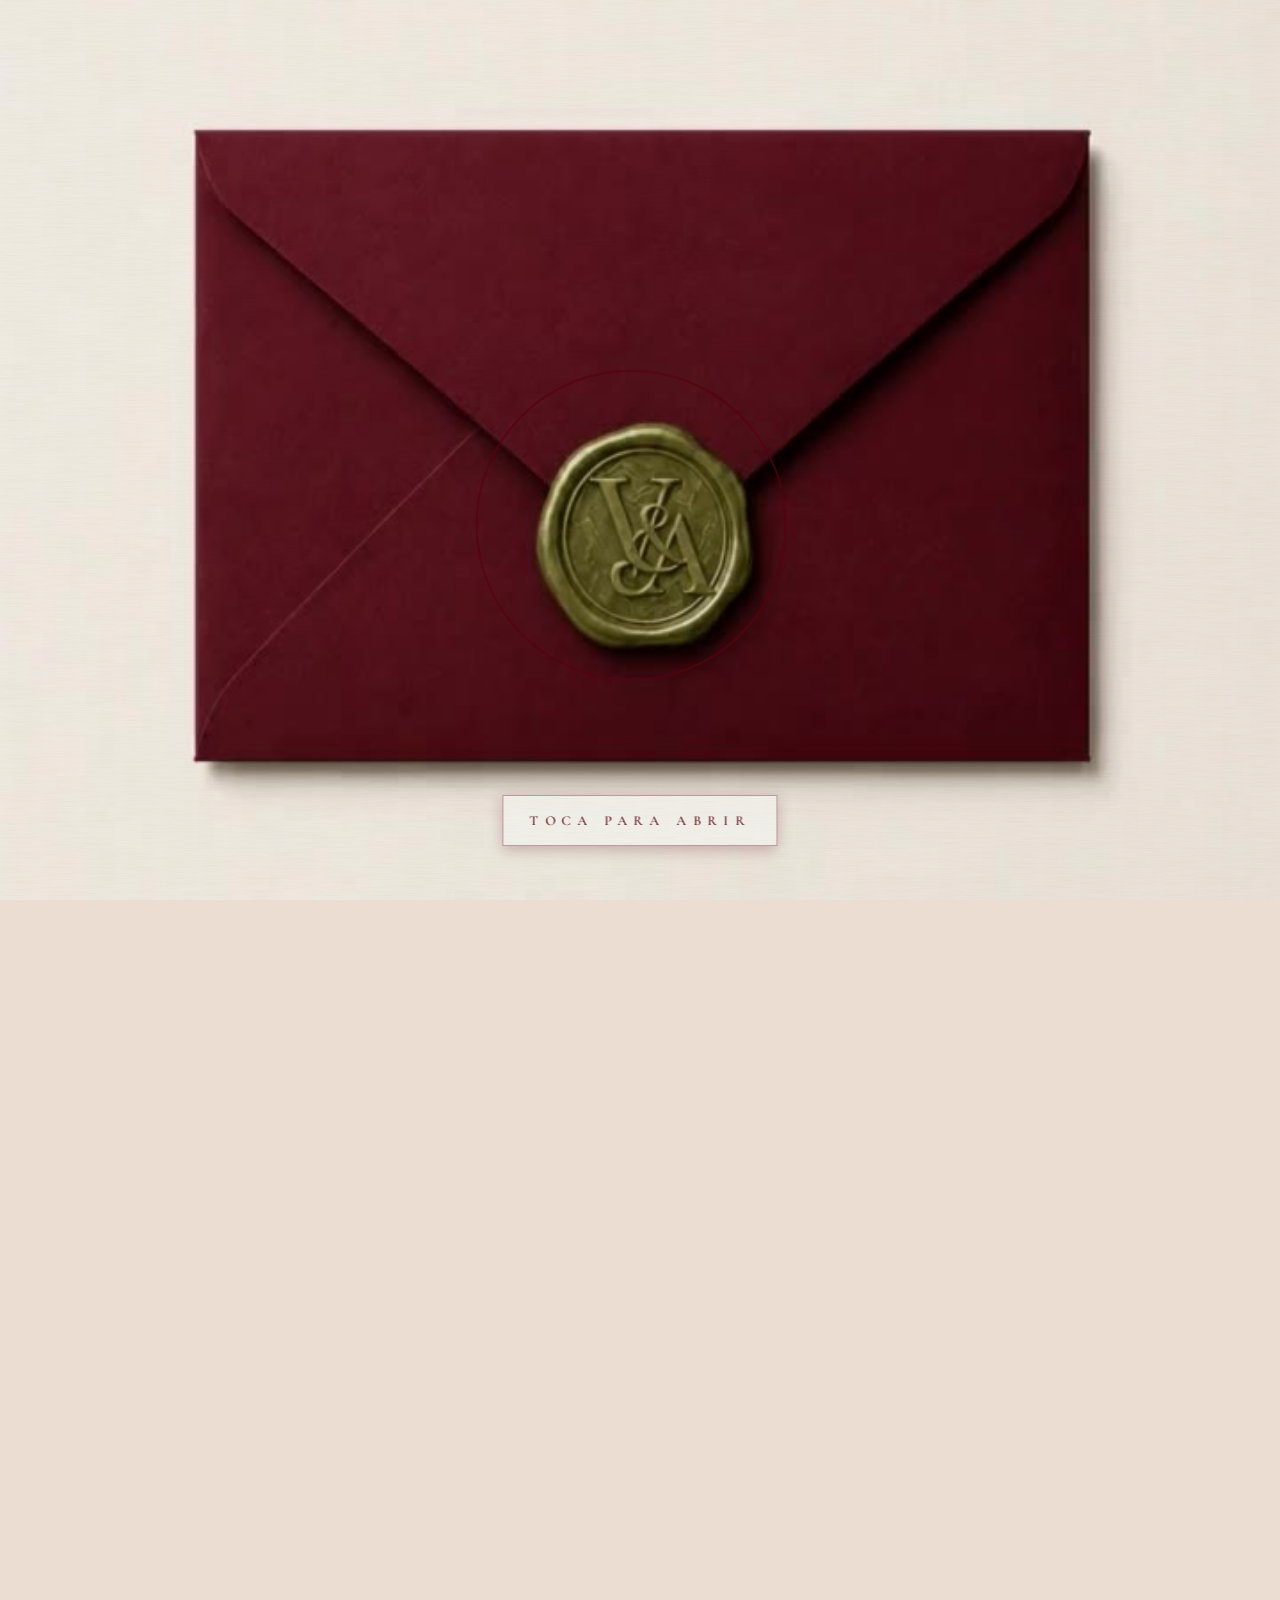
<file: index.html>
<!DOCTYPE html>
<html lang="es">
<head>
<meta charset="UTF-8">
<meta name="viewport" content="width=device-width, initial-scale=1.0, maximum-scale=1, user-scalable=no">
<meta name="theme-color" content="#5C1525">
<title>Valeria & Apolo · 07.11.2026</title>

<!-- ============================================================
     VISTA PREVIA EN WHATSAPP

     WhatsApp no deja adjuntar una foto a un mensaje pre-escrito
     (wa.me es solo texto). Lo que sí hace es leer estas etiquetas
     del link y armar una tarjeta con la foto, el título y la
     descripción. Por eso la foto de Valeria y Apolo aparece en el
     mensaje aunque el texto vaya solo.

     La URL de la imagen tiene que ser absoluta: el robot de
     WhatsApp no resuelve rutas relativas ni ejecuta JavaScript.
============================================================ -->
<meta property="og:type"        content="website">
<meta property="og:site_name"   content="Valeria &amp; Apolo">
<meta property="og:locale"      content="es_GT">
<meta property="og:url"         content="https://valeria-y-apolo.vercel.app/">
<meta property="og:title"       content="Valeria &amp; Apolo · 7 de noviembre 2026">
<meta property="og:description" content="Nos casamos y queremos que seas parte. Abre tu invitación y confirma tu asistencia.">
<meta property="og:image"       content="https://valeria-y-apolo.vercel.app/og-preview.jpg">
<meta property="og:image:type"  content="image/jpeg">
<meta property="og:image:width"  content="1200">
<meta property="og:image:height" content="630">
<meta property="og:image:alt"   content="Valeria y Apolo bailando en un muelle del lago de Atitlán">
<meta name="twitter:card"        content="summary_large_image">
<meta name="twitter:title"       content="Valeria &amp; Apolo · 7 de noviembre 2026">
<meta name="twitter:description" content="Nos casamos y queremos que seas parte. Abre tu invitación y confirma tu asistencia.">
<meta name="twitter:image"       content="https://valeria-y-apolo.vercel.app/og-preview.jpg">

<link rel="preconnect" href="https://fonts.googleapis.com">
<link rel="preconnect" href="https://fonts.gstatic.com" crossorigin>
<link href="https://fonts.googleapis.com/css2?family=Pinyon+Script&family=Cormorant+Garamond:wght@300;400;500;600;700&display=swap" rel="stylesheet">
<style>
/* ============================================================
   PALETA · basada en moodboard de Valeria & Apolo
   Burgundy · Rosa · Blush · Olivo · Sage · Crema
============================================================ */
:root {
  /* PANTONE OFICIAL · Valeria & Apolo */
  --wine:         #580410;  /* deep burgundy (primary) */
  --wine-dark:    #390000;  /* darker burgundy (deepest) */
  --wine-deep:    #390000;
  --wine-soft:    #6B0915;
  --corinto:      #580410;
  --rose:         #B8455E;
  --rose-powder:  #D9A7AC;
  --rose-deep:    #75763E;  /* aliased to olive (eyebrows etc.) */
  --blush:        #E6C4C0;
  --olive:        #75763E;  /* dark olive (text accents, eyebrows) */
  --olive-dark:   #5C5C2F;
  --olive-deep:   #4A4925;
  --sage:         #C4C5A0;  /* light sage (borders, dividers) */
  --cream:        #F1F0EA;  /* official off-white cream */
  --cream-light:  #F8F7F2;
  --cream-dark:   #E2E0D4;
  --ivory:        #F1F0EA;
  --ink:          #2B1F22;
  --muted:        #8A7A7D;
  --paper-shadow: rgba(57, 0, 0, 0.06);
  /* Dos tipografías en toda la invitación, no más:
       · script  — Pinyon Script, la de letra de carta. TODOS los títulos.
       · texto   — Cormorant Garamond, para todo lo demás.
     Las otras dos variables quedan como alias para no tener que tocar las
     41 declaraciones repartidas por el archivo; apuntan a las mismas dos
     familias. Antes había cuatro: Italianno era una segunda cursiva y Lato
     una segunda normal, y se mezclaban sin criterio. */
  --font-script:  'Pinyon Script', cursive;
  --font-display: 'Pinyon Script', cursive;
  --font-serif:   'Cormorant Garamond', serif;
  --font-sans:    'Cormorant Garamond', serif;
  /* Pinyon Script no tiene negrita real (un solo peso). Este trazo le da
     algo más de cuerpo sin el emborronado de la negrita sintética. */
  --trazo-titulo: 0.35px;
  --ease-luxe:    cubic-bezier(0.76, 0, 0.24, 1);
  --ease-soft:    cubic-bezier(0.25, 0.46, 0.45, 0.94);
  --paper-linen:  url("data:image/svg+xml,%3Csvg xmlns='http://www.w3.org/2000/svg' viewBox='0 0 400 400'%3E%3Cdefs%3E%3Cpattern id='v' x='0' y='0' width='2.2' height='80' patternUnits='userSpaceOnUse'%3E%3Crect width='0.7' height='80' fill='%23000' opacity='0.05'/%3E%3C/pattern%3E%3Cpattern id='h' x='0' y='0' width='80' height='2.2' patternUnits='userSpaceOnUse'%3E%3Crect width='80' height='0.5' fill='%23000' opacity='0.035'/%3E%3C/pattern%3E%3Cfilter id='g'%3E%3CfeTurbulence type='fractalNoise' baseFrequency='2.4' numOctaves='1' stitchTiles='stitch' seed='4'/%3E%3CfeColorMatrix values='0 0 0 0 0.24 0 0 0 0 0.08 0 0 0 0 0.12 0 0 0 0.08 0'/%3E%3C/filter%3E%3C/defs%3E%3Crect width='100%25' height='100%25' fill='url(%23v)'/%3E%3Crect width='100%25' height='100%25' fill='url(%23h)'/%3E%3Crect width='100%25' height='100%25' filter='url(%23g)'/%3E%3C/svg%3E");
  --paper-noise:  url("data:image/svg+xml,%3Csvg xmlns='http://www.w3.org/2000/svg' viewBox='0 0 320 320'%3E%3Cfilter id='n'%3E%3CfeTurbulence type='fractalNoise' baseFrequency='0.9' numOctaves='2' stitchTiles='stitch' seed='5'/%3E%3CfeColorMatrix values='0 0 0 0 0.28 0 0 0 0 0.06 0 0 0 0 0.10 0 0 0 0.07 0'/%3E%3C/filter%3E%3C/defs%3E%3Crect width='100%25' height='100%25' filter='url(%23n)'/%3E%3C/svg%3E");
  --paper-grain:  url("data:image/svg+xml,%3Csvg xmlns='http://www.w3.org/2000/svg' viewBox='0 0 200 200'%3E%3Cfilter id='g'%3E%3CfeTurbulence type='fractalNoise' baseFrequency='1.8' numOctaves='1' stitchTiles='stitch' seed='8'/%3E%3CfeColorMatrix values='0 0 0 0 0.18 0 0 0 0 0.06 0 0 0 0 0.09 0 0 0 0.05 0'/%3E%3C/filter%3E%3C/defs%3E%3Crect width='100%25' height='100%25' filter='url(%23g)'/%3E%3C/svg%3E");
  /* High-frequency cotton fibers (long thin strands) */
  --paper-fibers: url("data:image/svg+xml,%3Csvg xmlns='http://www.w3.org/2000/svg' viewBox='0 0 320 320'%3E%3Cfilter id='f'%3E%3CfeTurbulence type='turbulence' baseFrequency='0.025 1.4' numOctaves='2' seed='11'/%3E%3CfeColorMatrix values='0 0 0 0 0.42 0 0 0 0 0.30 0 0 0 0 0.18 0 0 0 0.18 0'/%3E%3C/filter%3E%3Crect width='100%25' height='100%25' filter='url(%23f)'/%3E%3C/svg%3E");
  /* Cross-fiber weave (low-freq mottling) */
  --paper-cotton: url("data:image/svg+xml,%3Csvg xmlns='http://www.w3.org/2000/svg' viewBox='0 0 280 280'%3E%3Cfilter id='c'%3E%3CfeTurbulence type='fractalNoise' baseFrequency='0.55' numOctaves='3' stitchTiles='stitch' seed='3'/%3E%3CfeColorMatrix values='0 0 0 0 0.50 0 0 0 0 0.32 0 0 0 0 0.20 0 0 0 0.10 0'/%3E%3C/filter%3E%3Crect width='100%25' height='100%25' filter='url(%23c)'/%3E%3C/svg%3E");
  /* Velvet pile — directional thread pattern */
  --velvet-pile: url("data:image/svg+xml,%3Csvg xmlns='http://www.w3.org/2000/svg' viewBox='0 0 600 600'%3E%3Cfilter id='vp'%3E%3CfeTurbulence type='turbulence' baseFrequency='0.9 0.04' numOctaves='3' seed='7'/%3E%3CfeColorMatrix values='0 0 0 0 0.04 0 0 0 0 0.02 0 0 0 0 0.03 0 0 0 0.65 0'/%3E%3C/filter%3E%3Crect width='100%25' height='100%25' filter='url(%23vp)'/%3E%3C/svg%3E");
  /* Foxing / time spots — irregular faded marks */
  --paper-foxing: url("data:image/svg+xml,%3Csvg xmlns='http://www.w3.org/2000/svg' viewBox='0 0 400 400'%3E%3Cfilter id='fx'%3E%3CfeTurbulence type='fractalNoise' baseFrequency='0.012' numOctaves='2' seed='17'/%3E%3CfeColorMatrix values='0 0 0 0 0.55 0 0 0 0 0.35 0 0 0 0 0.18 0 0 0 0.06 -0.02'/%3E%3C/filter%3E%3Crect width='100%25' height='100%25' filter='url(%23fx)'/%3E%3C/svg%3E");
}
* { margin: 0; padding: 0; box-sizing: border-box; }
html { scroll-behavior: smooth; -webkit-text-size-adjust: 100%; }
body {
  font-family: var(--font-sans);
  /* Background oficial del proyecto · #EBDDD1 (warm beige) */
  background: #EBDDD1;
  color: var(--ink);
  line-height: 1.6;
  -webkit-font-smoothing: antialiased;
  -moz-osx-font-smoothing: grayscale;
  overflow-x: hidden;
  position: relative;
}
body::before {
  content: ''; position: fixed; inset: 0; pointer-events: none; z-index: 1;
  background:
    /* sutiles ambientes warm en blanco */
    radial-gradient(ellipse 80% 50% at 15% 10%, rgba(255, 250, 235, 0.5), transparent 60%),
    radial-gradient(ellipse 70% 40% at 85% 90%, rgba(107, 26, 45, 0.04), transparent 60%);
}
body > * { position: relative; z-index: 2; }
button { font: inherit; cursor: pointer; border: none; background: none; color: inherit; }
input, textarea, select { font: inherit; color: inherit; }
img { max-width: 100%; display: block; }
a { color: inherit; text-decoration: none; }
.hidden { display: none !important; }
::selection { background: var(--wine); color: var(--cream); }
body.locked { overflow: hidden; }

/* ============================================================
   COVER · cream embossed envelope on linen surface
   Real photographic textures · Textura papel.png + Sello invitación.png
============================================================ */
#cover {
  position: fixed; inset: 0; z-index: 200;
  cursor: pointer;
  /* Tilt parallax variables (set by JS) */
  --tilt-x: 0deg;
  --tilt-y: 0deg;
  --tilt-px: 0px;
  --tilt-py: 0px;
  --light-x: 35%;
  --light-y: 28%;

  /* Respaldo por si el <video> no carga en absoluto: el sobre se ve igual.
     Va en el shorthand porque uno posterior borraría background-image. */
  background: #EBDDD1 url('portada-poster.jpg') center / cover no-repeat;
  display: flex; flex-direction: column; align-items: center; justify-content: center;
  padding: 2rem 1.2rem;
  perspective: 1600px;
  overflow: hidden;
  transition: opacity 1.1s ease 1.1s, transform 1.1s ease 1.1s, visibility 0s linear 2.3s;
}
/* very subtle warm vignette around edges (cream-on-cream depth) */
#cover::before {
  content: ''; position: absolute; inset: 0; pointer-events: none;
  background:
    radial-gradient(ellipse 115% 90% at 50% 50%, transparent 60%, rgba(160, 115, 65, 0.10) 92%, rgba(140, 90, 45, 0.20) 100%);
  mix-blend-mode: multiply;
  z-index: 1;
}
/* removed warm specular bloom that lit only the upper portion */
#cover::after {
  content: ''; position: absolute; inset: 0; pointer-events: none;
}

/* unifying paper-grain overlay across the whole cover (above envelope, very subtle) */
.cover-grain {
  position: absolute; inset: 0; pointer-events: none; z-index: 30;
  background-image: var(--paper-fibers), var(--paper-grain);
  background-size: 320px 320px, 200px 200px;
  mix-blend-mode: multiply;
  opacity: 0.35;
}
#cover.dismissed { opacity: 0; pointer-events: none; visibility: hidden; transform: scale(1.04); }

/* ============================================================
   COVER · VIDEO + TAP BUTTON (nueva portada)
============================================================ */
.cover-video {
  position: absolute;
  inset: 0;
  width: 100%;
  height: 100%;
  object-fit: cover;
  object-position: center;
  z-index: 1;
  pointer-events: none;
}

.cover-tap {
  position: absolute;
  /* Valores de arranque: posicionarSello() los recalcula sobre el sello real
     del video en cuanto carga, y en cada resize. Ver el JS más abajo. */
  top: 53%; left: 50%;
  transform: translate(-50%, -50%);
  width: clamp(110px, 26vw, 140px);
  aspect-ratio: 1;
  border-radius: 50%;
  /* Transparente — solo el borde y los pulse rings son visibles */
  background: transparent;
  border: none;
  cursor: pointer;
  z-index: 5;
  outline: none;
  display: flex;
  align-items: center;
  justify-content: center;
  padding: 0;
  transition: transform 0.25s var(--ease-soft);
}
.cover-tap:hover {
  transform: translate(-50%, -50%) scale(1.05);
}
.cover-tap:active { transform: translate(-50%, -50%) scale(0.96); }

/* When fading, slide the button up slightly */
#cover.opening .cover-tap { transform: translate(-50%, -50%) scale(1.1); opacity: 0; transition: opacity 0.5s ease, transform 0.5s ease; }
.cover-tap:focus-visible { outline: 2px dashed rgba(241, 240, 234, 0.7); outline-offset: 6px; }

/* Pulse rings (idle indicator) — visible burgundy on cream/white */
.cover-tap-pulse {
  position: absolute;
  inset: 0;
  border-radius: 50%;
  border: 2px solid rgba(88, 4, 16, 0.45);
  pointer-events: none;
  animation: coverTapRipple 2.6s ease-out infinite;
}
.cover-tap-pulse.delay { animation-delay: 1.3s; }
@keyframes coverTapRipple {
  0%   { transform: scale(0.8); opacity: 0; }
  20%  { opacity: 0.85; }
  100% { transform: scale(1.7); opacity: 0; }
}

.cover-tap-label {
  position: absolute;
  cursor: pointer;
  /* La barra inferior de Safari en iPhone tapa lo anclado abajo. */
  bottom: calc(6% + env(safe-area-inset-bottom, 0px));
  left: 50%;
  transform: translateX(-50%);
  z-index: 6;
  font-family: var(--font-sans);
  font-size: 0.85rem;
  letter-spacing: 0.5em;
  text-transform: uppercase;
  color: var(--wine);
  background: rgba(241, 240, 234, 0.9);
  backdrop-filter: blur(6px);
  -webkit-backdrop-filter: blur(6px);
  padding: 0.85rem 1.6rem;
  border: 1px solid rgba(88, 4, 16, 0.35);
  white-space: nowrap;
  font-weight: 500;
  pointer-events: none;
  box-shadow: 0 4px 14px rgba(88, 4, 16, 0.25);
  animation: coverTapLabelPulse 2.4s ease-in-out infinite;
}
@keyframes coverTapLabelPulse {
  0%, 100% { opacity: 0.85; }
  50%      { opacity: 1; }
}

/* Cuando está abriendo, esconder el botón inmediatamente */
/* Mientras el video termina de cargar tras el toque, los anillos laten más
   rápido: sin esto la portada parece congelada y se vuelve a tocar. */
#cover.cargando .cover-tap-pulse { animation-duration: 0.9s; }
#cover.cargando .cover-tap { animation: coverEsperando 1.2s ease-in-out infinite; }
@keyframes coverEsperando {
  0%, 100% { transform: translate(-50%, -50%) scale(1); }
  50%      { transform: translate(-50%, -50%) scale(1.06); }
}

#cover.opening .cover-tap,
#cover.opening .cover-tap-pulse,
#cover.opening .cover-tap-label { opacity: 0; transition: opacity 0.45s ease; pointer-events: none; }

/* ---------- atmosphere: floating gold motes (sun-flecks on paper) ---------- */
.dust-motes { position: absolute; inset: 0; pointer-events: none; z-index: 3; overflow: hidden; mix-blend-mode: multiply; }
.dust-mote {
  position: absolute;
  width: 4px; height: 4px;
  border-radius: 50%;
  background: radial-gradient(circle, rgba(150, 100, 50, 0.65) 0%, rgba(140, 90, 45, 0.25) 40%, transparent 70%);
  filter: blur(0.6px);
  opacity: 0;
  animation: dustDrift linear infinite;
}
@keyframes dustDrift {
  0%   { transform: translate3d(0, 105vh, 0); opacity: 0; }
  10%  { opacity: var(--dust-op, 0.7); }
  85%  { opacity: var(--dust-op, 0.7); }
  100% { transform: translate3d(var(--dust-dx, 30px), -10vh, 0); opacity: 0; }
}
.dust-mote:nth-child(1)  { left: 6%;  width: 5px; height: 5px; --dust-dx: 30px;  --dust-op: 0.85; animation-duration: 24s; animation-delay: -2s; }
.dust-mote:nth-child(2)  { left: 14%; width: 3px; height: 3px; --dust-dx: -22px; --dust-op: 0.55; animation-duration: 32s; animation-delay: -8s; }
.dust-mote:nth-child(3)  { left: 22%; width: 6px; height: 6px; --dust-dx: 40px;  --dust-op: 0.7;  animation-duration: 28s; animation-delay: -16s; }
.dust-mote:nth-child(4)  { left: 30%; width: 2px; height: 2px; --dust-dx: -35px; --dust-op: 0.4;  animation-duration: 38s; animation-delay: -4s; }
.dust-mote:nth-child(5)  { left: 38%; width: 4px; height: 4px; --dust-dx: 18px;  --dust-op: 0.7;  animation-duration: 30s; animation-delay: -22s; }
.dust-mote:nth-child(6)  { left: 48%; width: 3px; height: 3px; --dust-dx: -28px; --dust-op: 0.5;  animation-duration: 26s; animation-delay: -10s; }
.dust-mote:nth-child(7)  { left: 56%; width: 5px; height: 5px; --dust-dx: 33px;  --dust-op: 0.8;  animation-duration: 34s; animation-delay: -18s; }
.dust-mote:nth-child(8)  { left: 64%; width: 2px; height: 2px; --dust-dx: -20px; --dust-op: 0.45; animation-duration: 40s; animation-delay: -6s; }
.dust-mote:nth-child(9)  { left: 72%; width: 4px; height: 4px; --dust-dx: 42px;  --dust-op: 0.65; animation-duration: 28s; animation-delay: -14s; }
.dust-mote:nth-child(10) { left: 80%; width: 6px; height: 6px; --dust-dx: -25px; --dust-op: 0.85; animation-duration: 30s; animation-delay: -2s; }
.dust-mote:nth-child(11) { left: 88%; width: 3px; height: 3px; --dust-dx: 22px;  --dust-op: 0.55; animation-duration: 36s; animation-delay: -20s; }
.dust-mote:nth-child(12) { left: 94%; width: 4px; height: 4px; --dust-dx: -30px; --dust-op: 0.7;  animation-duration: 32s; animation-delay: -12s; }

/* ---------- falling rose petals (burgundy on cream — readable contrast) ---------- */
.petals { position: absolute; inset: 0; pointer-events: none; overflow: hidden; z-index: 2; }
.petal {
  position: absolute; top: -30px;
  width: 14px; height: 14px;
  background: radial-gradient(ellipse at 30% 30%, #C8657A, #9C2840 55%, #6B1A2D 100%);
  border-radius: 50% 0 50% 0;
  opacity: 0;
  filter: drop-shadow(0 3px 4px rgba(80, 30, 35, 0.3)) blur(0.6px);
  animation: petalFall linear infinite;
}
@keyframes petalFall {
  0%   { transform: translate3d(0, -30px, 0) rotate(0deg); opacity: 0; }
  8%   { opacity: 0.85; }
  92%  { opacity: 0.7; }
  100% { transform: translate3d(var(--x-drift, 30px), 110vh, 0) rotate(540deg); opacity: 0; }
}
.petal:nth-child(1)  { left: 8%;  animation-duration: 18s; animation-delay: -1s;  --x-drift: 35px; }
.petal:nth-child(2)  { left: 24%; animation-duration: 24s; animation-delay: -7s;  --x-drift: -28px; filter: drop-shadow(0 2px 3px rgba(0,0,0,0.2)) blur(1.4px); }
.petal:nth-child(3)  { left: 42%; animation-duration: 22s; animation-delay: -13s; --x-drift: 45px; }
.petal:nth-child(4)  { left: 60%; animation-duration: 26s; animation-delay: -3s;  --x-drift: -38px; filter: drop-shadow(0 2px 3px rgba(0,0,0,0.2)) blur(1.6px); }
.petal:nth-child(5)  { left: 76%; animation-duration: 20s; animation-delay: -9s;  --x-drift: 32px; }
.petal:nth-child(6)  { left: 92%; animation-duration: 23s; animation-delay: -5s;  --x-drift: -25px; filter: drop-shadow(0 2px 3px rgba(0,0,0,0.2)) blur(1.2px); }
.petal.dark  { background: radial-gradient(ellipse at 30% 30%, #9C2E45, #6B1A2D 60%, #3F0C18); }
.petal.cream { background: radial-gradient(ellipse at 30% 30%, #E0B5B0, #B8455E 55%, #8B2A3F); }

/* ---------- top eyebrow ---------- */
.cover-eyebrow {
  font-family: var(--font-serif); font-weight: 500;
  font-size: 1.05rem; letter-spacing: 0.4em; text-transform: uppercase;
  color: var(--wine-dark);
  margin-bottom: 2.2rem;
  position: relative; z-index: 5;
  display: inline-flex; align-items: center; gap: 0.95rem;
  text-shadow: 0 1px 0 rgba(255, 252, 240, 0.7);
  opacity: 0; animation: fadeInUp 1.2s var(--ease-soft) 0.4s both;
}
.cover-eyebrow::before, .cover-eyebrow::after {
  content: ''; width: 42px; height: 1px;
  background: linear-gradient(to right, transparent, rgba(74, 16, 31, 0.6), transparent);
}

/* ---------- the paper stage (3D wrapper for parallax tilt) ---------- */
.paper-stage {
  position: relative; z-index: 10;
  width: min(86vw, 410px);
  aspect-ratio: 1.42 / 1;
  transform-style: preserve-3d;
  transform: rotateX(calc(var(--tilt-y) * -1)) rotateY(var(--tilt-x)) translate3d(var(--tilt-px), var(--tilt-py), 0);
  transition: transform 0.45s cubic-bezier(0.2, 0.8, 0.2, 1);
  opacity: 0; animation: stageEntrance 1.4s var(--ease-luxe) 0.5s both;
}
@media (min-width: 640px) { .paper-stage { width: min(70vw, 470px); } }
@keyframes stageEntrance {
  0%   { opacity: 0; transform: translateY(-80px) scale(0.92) rotateX(8deg); }
  60%  { opacity: 1; transform: translateY(8px) scale(1.01) rotateX(-1deg); }
  100% { opacity: 1; transform: translateY(0) scale(1) rotateX(0); }
}

/* ---------- THE ENVELOPE ---------- */
.envelope {
  position: relative; width: 100%; height: 100%;
  transform-style: preserve-3d; cursor: pointer;
  transition: transform 0.4s var(--ease-soft);
  /* burgundy on cream — sombras más oscuras para contraste */
  filter:
    drop-shadow(0 1px 0 rgba(40, 10, 18, 0.32))             /* hairline edge */
    drop-shadow(0 3px 5px rgba(40, 10, 18, 0.4))            /* contact shadow */
    drop-shadow(0 14px 22px rgba(50, 15, 22, 0.32))         /* lift shadow */
    drop-shadow(0 32px 48px rgba(40, 10, 18, 0.24))         /* mid ambient */
    drop-shadow(0 56px 76px rgba(30, 5, 12, 0.18));         /* wide ambient */
  animation: envelopeBreathe 7s ease-in-out infinite 2s;
}
.envelope:hover { transform: translateY(-2px); }
@keyframes envelopeBreathe {
  0%, 100% { transform: translateY(0); }
  50%      { transform: translateY(-2px); }
}

/* ---------- ENVELOPE BODY (rectangle behind the flap, embossed corners visible) ---------- */
.envelope-body {
  position: absolute; inset: 0;
  background:
    /* burgundy envelope photo recoloreada — embossed flowers + V baked in */
    url("Sobre-burgundy.png"),
    var(--wine);
  /* show bottom portion of the image (below the V) so body reads as plain burgundy paper */
  background-size: 100% 220%, 100% 100%;
  background-position: center 100%, center;
  background-repeat: no-repeat, no-repeat;
  border-radius: 3px;
  box-shadow:
    inset 0 0 60px rgba(0, 0, 0, 0.2),
    inset 0 -2px 6px rgba(0, 0, 0, 0.15);
  overflow: hidden;
}
/* darker side-shading on burgundy — adds depth */
.envelope-body::before {
  content: ''; position: absolute; inset: 0; pointer-events: none;
  background:
    radial-gradient(ellipse 130% 8% at 50% 0%,   transparent 60%, rgba(0, 0, 0, 0.18) 100%),
    radial-gradient(ellipse 130% 8% at 50% 100%, transparent 60%, rgba(0, 0, 0, 0.18) 100%),
    radial-gradient(ellipse 6% 120% at 0% 50%,   transparent 60%, rgba(0, 0, 0, 0.15) 100%),
    radial-gradient(ellipse 6% 120% at 100% 50%, transparent 60%, rgba(0, 0, 0, 0.15) 100%);
}
/* V-crease shadow — darker on burgundy */
.envelope-body::after {
  content: ''; position: absolute; inset: 0; pointer-events: none;
  background:
    linear-gradient(to bottom right, transparent 49.4%, rgba(0, 0, 0, 0.32) 49.75%, rgba(0, 0, 0, 0.45) 50%, rgba(0, 0, 0, 0.32) 50.25%, transparent 50.6%),
    linear-gradient(to bottom left,  transparent 49.4%, rgba(0, 0, 0, 0.32) 49.75%, rgba(0, 0, 0, 0.45) 50%, rgba(0, 0, 0, 0.32) 50.25%, transparent 50.6%);
}

/* monogram on body (visible only when flap is open — sits behind card) */
.envelope-body-monogram {
  position: absolute; left: 50%; top: 50%; transform: translate(-50%, -55%);
  font-family: var(--font-script);
  font-size: clamp(4rem, 14vw, 6rem);
  color: rgba(110, 65, 30, 0.18);
  letter-spacing: -0.04em;
  white-space: nowrap;
  text-shadow:
    1px 1px 0 rgba(60, 30, 12, 0.16),
    -1px -1px 0 rgba(255, 250, 230, 0.5);
  pointer-events: none;
  z-index: 1;
  display: none; /* keep clean — texture handles the visual richness */
}

/* gold foil hairline border visible inside the envelope */
.envelope-body-border {
  position: absolute; inset: 8px; pointer-events: none;
  border: 0.5px solid rgba(155, 110, 50, 0.35);
  z-index: 1;
}
.envelope-body-border::after {
  content: ''; position: absolute; inset: 1.5px; pointer-events: none;
  border: 0.5px solid rgba(255, 230, 180, 0.25);
}

/* ---------- THE INNER CARD (slides up from envelope) ---------- */
.envelope-card {
  position: absolute;
  top: 9%; left: 5%; right: 5%; bottom: 9%;
  background:
    url("Textura%20papel.png"),
    linear-gradient(180deg, var(--cream) 0%, var(--cream-dark) 100%);
  background-size: cover, 100% 100%;
  background-blend-mode: multiply, normal;
  border-radius: 1px;
  display: flex; flex-direction: column;
  align-items: center; justify-content: center;
  padding: 1rem 1.4rem;
  z-index: 2;
  /* starts inside the envelope, slightly below center so flap covers it */
  transform: translateY(8%) scale(0.97);
  opacity: 0;
  box-shadow:
    0 1px 0 rgba(255,255,255,0.4) inset,
    0 4px 8px rgba(85, 45, 20, 0.18),
    0 8px 16px rgba(75, 40, 15, 0.12);
  transition: transform 1.4s cubic-bezier(0.22, 0.6, 0.3, 1) 1s, opacity 0.4s ease 1s, box-shadow 1.2s ease 1s;
}
.envelope-card::before {
  content: ''; position: absolute; inset: 8px; pointer-events: none;
  border: 0.5px solid rgba(120, 70, 35, 0.35);
}
.envelope-card::after {
  content: ''; position: absolute; inset: 11px; pointer-events: none;
  border-top: 0.5px solid rgba(170, 130, 70, 0.4);
  border-bottom: 0.5px solid rgba(170, 130, 70, 0.4);
}
.card-eyebrow {
  font-family: var(--font-serif);
  font-size: 0.55rem; letter-spacing: 0.5em; text-transform: uppercase;
  color: rgba(115, 70, 35, 0.7);
}
.card-monogram {
  font-family: var(--font-script);
  color: var(--wine-deep);
  font-size: clamp(2rem, 6.5vw, 2.6rem);
  line-height: 1;
  margin: 0.25rem 0 0.15rem;
  text-shadow:
    1px 1px 0 rgba(255,250,235,0.6),
    -0.5px -0.5px 0 rgba(60, 30, 12, 0.4);
}
.card-divider {
  display: inline-flex; align-items: center; gap: 0.4rem;
  margin: 0.2rem 0;
}
.card-divider .l { width: 22px; height: 1px; background: linear-gradient(to right, transparent, rgba(115, 70, 35, 0.6)); }
.card-divider .r { width: 22px; height: 1px; background: linear-gradient(to left, transparent, rgba(115, 70, 35, 0.6)); }
.card-divider .d { width: 3px; height: 3px; border-radius: 50%; background: rgba(115, 70, 35, 0.7); }
.card-date {
  font-family: var(--font-serif);
  color: var(--wine-deep);
  font-size: 0.78rem; letter-spacing: 0.32em;
  margin-top: 0.2rem;
}
.envelope.opening .envelope-card {
  transform: translateY(-52%) scale(1.02);
  opacity: 1;
  box-shadow:
    0 1px 0 rgba(255,255,255,0.4) inset,
    0 22px 38px rgba(80, 40, 15, 0.4),
    0 38px 60px rgba(75, 35, 10, 0.28);
}

/* ---------- THE FLAP (top triangle, hinged at top — uses real paper texture) ---------- */
.envelope-flap {
  position: absolute; top: 0; left: 0; width: 100%; height: 62%;
  background:
    /* same burgundy envelope image — show top portion (con la V baked in) */
    url("Sobre-burgundy.png"),
    var(--wine);
  background-size: 100% 162%, 100% 100%;
  background-position: center 0%, center;
  background-repeat: no-repeat, no-repeat;
  clip-path: polygon(0 0, 100% 0, 50% 100%);
  transform-origin: top center;
  transform: rotateX(0deg);
  transition: transform 1.2s cubic-bezier(0.5, 0.05, 0.2, 1.15) 0.55s;
  z-index: 4;
  backface-visibility: hidden;
  /* drop-shadow del flap sobre el body — define la V */
  filter:
    drop-shadow(0 4px 6px rgba(0, 0, 0, 0.45))
    drop-shadow(0 1px 2px rgba(0, 0, 0, 0.3));
}
/* subtle fold highlight at top */
.envelope-flap::before {
  content: ''; position: absolute; top: 0; left: 0; right: 0; height: 4px;
  background: linear-gradient(to bottom,
    rgba(255, 250, 230, 0.5) 0%,
    rgba(120, 80, 35, 0.18) 100%);
  pointer-events: none;
}
.envelope-flap-monogram { display: none; }

.envelope.opening .envelope-flap { transform: rotateX(-178deg); transition-delay: 0.55s; }

/* ---------- WAX SEAL · transparent PNG (real photo, sits naturally on paper) ---------- */
.envelope-seal {
  position: absolute; top: 50%; left: 50%;
  transform: translate(-50%, -50%) rotate(-7deg);
  width: clamp(100px, 28%, 130px); aspect-ratio: 1;
  z-index: 5;
  cursor: pointer;
  transition: transform 0.4s var(--ease-luxe), opacity 0.4s ease;
}
/* paper-indent ring: where the wax has pressed the paper down (darkens slightly + softens) */
.envelope-seal::before {
  content: ''; position: absolute;
  left: -6%; right: -6%; top: -2%; bottom: -10%;
  border-radius: 50%;
  background: radial-gradient(ellipse at 50% 60%,
    rgba(0, 0, 0, 0) 50%,
    rgba(0, 0, 0, 0.25) 65%,
    rgba(0, 0, 0, 0.42) 75%,
    rgba(0, 0, 0, 0) 90%);
  filter: blur(4px);
  z-index: -1;
}
.envelope-seal img {
  width: 100%; height: 100%;
  object-fit: contain;
  display: block;
  pointer-events: none;
  user-select: none;
  /* Tiny irregular tilt + multi-layer drop shadow on the burgundy paper */
  transform: rotate(2deg);
  filter:
    drop-shadow(0 1px 1px rgba(0, 0, 0, 0.55))
    drop-shadow(0 4px 6px rgba(0, 0, 0, 0.45))
    drop-shadow(0 10px 14px rgba(0, 0, 0, 0.4));
}
.envelope-seal:hover { transform: translate(-50%, -50%) rotate(-7deg) scale(1.04); }
.envelope-seal:hover img { filter: drop-shadow(0 1px 1px rgba(0, 0, 0, 0.55)) drop-shadow(0 4px 6px rgba(0, 0, 0, 0.45)) drop-shadow(0 14px 20px rgba(0, 0, 0, 0.55)) brightness(1.05); }
/* on click: tiny shake → growth → crack apart */
.envelope.opening .envelope-seal {
  animation: sealSnap 0.7s cubic-bezier(0.4, 0, 0.7, 0) forwards;
}
@keyframes sealSnap {
  0%   { transform: translate(-50%, -50%) rotate(-7deg) scale(1); opacity: 1; }
  10%  { transform: translate(-50.5%, -50%) rotate(-8deg) scale(1.02); opacity: 1; }
  20%  { transform: translate(-49.5%, -50%) rotate(-6deg) scale(1.03); opacity: 1; }
  30%  { transform: translate(-50.5%, -50%) rotate(-8deg) scale(1.05); opacity: 1; }
  40%  { transform: translate(-50%, -50%) rotate(-7deg) scale(1.16); opacity: 1; }
  100% { transform: translate(-50%, -50%) rotate(-5deg) scale(0.78); opacity: 0; }
}

/* wax shards — copies of the real seal image, masked to chunks, flying outward */
.seal-shards {
  position: absolute; top: 50%; left: 50%;
  width: clamp(100px, 28%, 130px); aspect-ratio: 1;
  transform: translate(-50%, -50%) rotate(-7deg);
  pointer-events: none; z-index: 6;
  opacity: 0;
}
.envelope.opening .seal-shards { opacity: 1; }
.seal-shard {
  position: absolute;
  inset: 0;
  background-image: url("Sello-verde.png");
  background-size: 100% 100%;
  background-repeat: no-repeat;
  filter: drop-shadow(0 6px 8px rgba(20, 30, 10, 0.5)) drop-shadow(0 2px 3px rgba(0,0,0,0.4));
  opacity: 0;
}
.seal-shard.s1 {
  clip-path: polygon(50% 50%, 100% 22%, 100% 70%, 78% 100%, 50% 92%);
  animation: shardFly1 1.2s cubic-bezier(0.3, 0, 0.7, 1) 0.35s forwards;
}
.seal-shard.s2 {
  clip-path: polygon(50% 50%, 22% 100%, 0% 75%, 5% 35%, 28% 18%);
  animation: shardFly2 1.2s cubic-bezier(0.3, 0, 0.7, 1) 0.4s forwards;
}
.seal-shard.s3 {
  clip-path: polygon(50% 50%, 28% 18%, 50% 8%, 78% 18%, 95% 35%);
  animation: shardFly3 1.2s cubic-bezier(0.3, 0, 0.7, 1) 0.45s forwards;
}
/* gravity arc: shards fly outward, then drop down */
@keyframes shardFly1 {
  0%   { opacity: 1; transform: translate(0,0) rotate(0); }
  35%  { opacity: 1; transform: translate(50%, -10%) rotate(80deg); }
  100% { opacity: 0; transform: translate(85%, 130%) rotate(220deg); }
}
@keyframes shardFly2 {
  0%   { opacity: 1; transform: translate(0,0) rotate(0); }
  35%  { opacity: 1; transform: translate(-65%, -8%) rotate(-100deg); }
  100% { opacity: 0; transform: translate(-105%, 130%) rotate(-260deg); }
}
@keyframes shardFly3 {
  0%   { opacity: 1; transform: translate(0,0) rotate(0); }
  30%  { opacity: 1; transform: translate(8%, -55%) rotate(70deg); }
  100% { opacity: 0; transform: translate(35%, 60%) rotate(180deg); }
}

/* tap pulse rings around seal */
.tap-pulse {
  position: absolute; top: 50%; left: 50%;
  width: clamp(100px, 28%, 130px); aspect-ratio: 1;
  transform: translate(-50%, -50%);
  pointer-events: none; z-index: 4;
}
.tap-pulse::before, .tap-pulse::after {
  content: ''; position: absolute; inset: 0;
  border-radius: 50%;
  border: 1.5px solid rgba(107, 26, 45, 0.45);
  animation: tapRipple 2.6s ease-out infinite;
}
.tap-pulse::after { animation-delay: 1.3s; }
@keyframes tapRipple {
  0%   { transform: scale(0.7); opacity: 0; }
  20%  { opacity: 0.85; }
  100% { transform: scale(1.55); opacity: 0; }
}
.envelope.opening .tap-pulse { display: none; }

/* ---------- COVER LABELS (below envelope, on cream paper) ---------- */
.cover-label {
  margin-top: 2.2rem; text-align: center;
  position: relative; z-index: 5;
  opacity: 0; animation: fadeInUp 1.2s var(--ease-soft) 1.2s both;
}
.cover-names {
  font-family: var(--font-display); color: var(--wine-deep);
  font-size: clamp(3.4rem, 12vw, 5rem); line-height: 1.05;
  text-shadow:
    0 1px 0 rgba(255, 252, 240, 0.75),
    1px 1px 1px rgba(95, 45, 25, 0.2);
  letter-spacing: 0.01em;
}
.cover-date {
  font-family: var(--font-serif); font-weight: 500;
  font-size: 1.15rem; letter-spacing: 0.42em; text-transform: uppercase;
  color: var(--wine); margin-top: 0.85rem;
  text-shadow: 0 1px 0 rgba(255, 252, 240, 0.75);
}
.cover-divider { display: inline-flex; align-items: center; justify-content: center; gap: 0.55rem; margin: 0.8rem auto 0; opacity: 0.75; }
.cover-divider .line { width: 36px; height: 1px; background: linear-gradient(to right, transparent, var(--wine), transparent); }
.cover-divider .dot { width: 4px; height: 4px; border-radius: 50%; background: var(--wine); }

.cover-cta {
  margin-top: 2rem; font-family: var(--font-sans); font-size: 0.85rem; font-weight: 500;
  letter-spacing: 0.32em; text-transform: uppercase;
  color: var(--wine);
  display: inline-flex; align-items: center; justify-content: center; gap: 0.8rem;
  position: relative; z-index: 5;
  white-space: nowrap;
  text-shadow: 0 1px 0 rgba(255, 252, 240, 0.75);
  opacity: 0;
  animation: fadeInUp 1s var(--ease-soft) 1.6s both, ctaPulse 2.4s ease-in-out 2.6s infinite;
}
.cover-cta::before, .cover-cta::after { content: ''; width: 30px; height: 1px; background: rgba(107, 26, 45, 0.6); }
@keyframes ctaPulse { 0%, 100% { opacity: 0.65; } 50% { opacity: 1; } }
#cover.opening .cover-cta { opacity: 0; transition: opacity 0.3s ease; }

/* opening cover: keep stage visible through the whole sequence, then fade cover */
#cover.opening { transition: opacity 1s ease 3s, visibility 0s linear 4s; }
#cover.opening .paper-stage {
  /* lift gently then settle (no zoom-out — that broke continuity) */
  animation: stageLift 3.4s cubic-bezier(0.4, 0, 0.4, 1) 0.4s forwards;
}
@keyframes stageLift {
  0%   { opacity: 1; transform: rotateX(0) rotateY(0) translate3d(0, 0, 0) scale(1); }
  40%  { opacity: 1; transform: rotateX(0) rotateY(0) translate3d(0, -6px, 0) scale(1.02); }
  85%  { opacity: 1; transform: rotateX(0) rotateY(0) translate3d(0, -10px, 0) scale(1.04); }
  100% { opacity: 0; transform: rotateX(0) rotateY(0) translate3d(0, -22px, 0) scale(1.06); }
}
#cover.opening .cover-label,
#cover.opening .cover-eyebrow {
  opacity: 0; transition: opacity 0.6s ease;
}
#cover.opening::before { opacity: 0.5; transition: opacity 1.5s ease 1.5s; }

@keyframes pulse { 0%, 100% { opacity: 0.75; } 50% { opacity: 1; } }
@keyframes fadeInUp { from { opacity: 0; transform: translateY(20px); } to { opacity: 1; transform: translateY(0); } }
@keyframes fadeInSlow { from { opacity: 0; } to { opacity: 0.85; } }

/* ============================================================
   NAV
============================================================ */
#nav {
  position: fixed; top: 0; left: 0; right: 0; z-index: 40;
  display: flex; align-items: center; justify-content: space-between;
  padding: 0.9rem 1.2rem;
  /* very subtle — barely a band, lets paper texture flow through */
  background: linear-gradient(180deg, rgba(250, 244, 230, 0.85) 0%, rgba(250, 244, 230, 0.6) 100%);
  backdrop-filter: blur(8px); -webkit-backdrop-filter: blur(8px);
  border-bottom: none;
  opacity: 0; transform: translateY(-100%);
  transition: opacity 0.6s ease 0.3s, transform 0.6s ease 0.3s;
}
#nav.visible { opacity: 1; transform: translateY(0); }
.nav-monogram { height: 38px; width: auto; display: block; user-select: none; }
@media (min-width: 640px) { .nav-monogram { height: 44px; } }
.nav-toggle { padding: 0.4rem; color: var(--wine); }
#nav-menu {
  position: fixed; inset: 0;
  background: rgba(244, 237, 221, 0.97);
  backdrop-filter: blur(6px); z-index: 35;
  display: flex; flex-direction: column; align-items: center; justify-content: center; gap: 1.4rem;
  opacity: 0; pointer-events: none; transition: opacity 0.3s ease;
}
#nav-menu.open { opacity: 1; pointer-events: auto; }
#nav-menu a { font-family: var(--font-serif); color: var(--wine); font-size: 1.4rem; letter-spacing: 0.2em; text-transform: uppercase; font-weight: 300; }
#nav-menu a:hover { color: var(--rose); }

/* ============================================================
   INVITATION
============================================================ */
#invitation { opacity: 0; transition: opacity 1.2s ease 1.8s; }
#invitation.visible { opacity: 1; }
.section { width: 100%; padding: 4rem 1.5rem; }
.section-inner { max-width: 680px; margin: 0 auto; }
@media (min-width: 768px) { .section { padding: 6rem 2rem; } }
.section-title-block { text-align: center; margin-bottom: 3rem; }
.section-eyebrow { font-family: var(--font-serif); font-weight: 500; font-size: 0.95rem; letter-spacing: 0.42em; text-transform: uppercase; color: var(--olive-dark); margin-bottom: 1rem; }
.section-title { font-family: var(--font-display); color: var(--wine); font-size: clamp(3.1rem, 11vw, 5rem); line-height: 1.05; -webkit-text-stroke: var(--trazo-titulo) currentColor; }
.section-subtitle { max-width: 520px; margin: 1.2rem auto 0; font-size: 1.1rem; color: var(--ink); font-family: var(--font-serif); line-height: 1.55; }
.section-divider { width: 80px; height: 1px; background: linear-gradient(to right, transparent, var(--sage) 50%, transparent); margin: 1.4rem auto 0; }
.section-divider::before, .section-divider::after { content: none; }
/* Floral divider variant */
.ornament-divider { display: flex; align-items: center; justify-content: center; gap: 0.6rem; margin: 1.4rem auto 0; max-width: 200px; }
.ornament-divider .line { flex: 1; height: 1px; background: linear-gradient(to right, transparent, var(--rose-powder)); }
.ornament-divider .line.right { background: linear-gradient(to left, transparent, var(--rose-powder)); }
.ornament-divider .mark { color: var(--wine); font-family: var(--font-serif); font-size: 1.2rem; }

/* ============================================================
   ORDEN DE SECCIONES (flex order overrides el orden del HTML)
============================================================ */
#invitation { display: flex; flex-direction: column; }
#invitation > .intro-art { order: 1; }
#invitation > #evento     { order: 2; }
#invitation > #countdown  { order: 3; }
#invitation > #rsvp       { order: 4; }
#invitation > #itinerario { order: 5; }
#invitation > #location   { order: 6; }
#invitation > #dresscode  { order: 7; }
#invitation > #adults     { order: 8; }
#invitation > #historia   { order: 9; }
#invitation > #playlist   { order: 10; }
#invitation > #gifts      { order: 11; }
#invitation > #faq        { order: 12; }
#invitation > #closing-cta{ order: 13; }
#invitation > footer      { order: 99; }

/* ============================================================
   FAQ · accordion preguntas frecuentes
============================================================ */
#faq { background: transparent; }
.faq-list { max-width: 640px; margin: 0 auto; display: flex; flex-direction: column; gap: 0.7rem; }
.faq-item {
  background: #ffffff;
  border: 1px solid rgba(196, 197, 160, 0.4);
  padding: 1rem 1.2rem;
  box-shadow: 0 1px 0 rgba(120, 75, 30, 0.12), 0 4px 8px rgba(95, 55, 20, 0.1);
  transition: box-shadow 0.25s ease;
}
.faq-item[open] {
  box-shadow: 0 1px 0 rgba(120, 75, 30, 0.16), 0 8px 18px rgba(95, 55, 20, 0.18);
}
.faq-item summary {
  list-style: none;
  cursor: pointer;
  font-family: var(--font-serif);
  font-size: 1.02rem;
  color: var(--wine);
  font-weight: 500;
  position: relative;
  padding-right: 1.8rem;
  user-select: none;
}
.faq-item summary::-webkit-details-marker { display: none; }
.faq-item summary::after {
  content: ''; position: absolute; right: 0.2rem; top: 50%;
  width: 10px; height: 10px;
  border-right: 1.5px solid var(--olive);
  border-bottom: 1.5px solid var(--olive);
  transform: translateY(-65%) rotate(45deg);
  transition: transform 0.25s ease;
}
.faq-item[open] summary::after { transform: translateY(-30%) rotate(-135deg); }
.faq-item p {
  margin-top: 0.7rem;
  color: var(--ink);
  font-family: var(--font-serif);
  font-size: 0.95rem;
  line-height: 1.65;
  padding-top: 0.7rem;
  border-top: 1px solid rgba(196, 197, 160, 0.4);
}

/* ============================================================
   CLOSING CTA · cierre con botón de confirmación
============================================================ */
#closing-cta { background: transparent; padding-top: 2rem; padding-bottom: 4rem; }
.closing-card {
  max-width: 520px; margin: 0 auto; padding: 2.6rem 1.8rem;
  text-align: center;
  background: #ffffff;
  border: 1px solid rgba(88, 4, 16, 0.25);
  box-shadow:
    0 1px 0 rgba(120, 75, 30, 0.16),
    0 6px 14px rgba(95, 55, 20, 0.18),
    0 22px 40px rgba(85, 45, 15, 0.16);
}
.closing-eyebrow {
  font-family: var(--font-serif); font-weight: 500;
  font-size: 0.78rem; letter-spacing: 0.45em; text-transform: uppercase;
  color: var(--olive-dark);
  margin-bottom: 0.4rem;
}
.closing-title {
  font-family: var(--font-display);
  color: var(--wine);
  font-size: clamp(2.4rem, 8vw, 3.4rem);
  line-height: 1.05;
  margin-bottom: 1rem;
}
.closing-message {
  font-family: var(--font-serif);
  color: var(--ink); font-size: 1rem; line-height: 1.65;
  margin-bottom: 1.6rem;
  max-width: 380px; margin-left: auto; margin-right: auto;
}

/* ============================================================
   HERO · intro text (texto descriptivo bajo el venue)
============================================================ */
.hero-intro-text {
  margin: 1.4rem auto 0;
  max-width: 360px;
  font-family: var(--font-serif);
 
  color: var(--ink);
  font-size: 0.96rem;
  line-height: 1.65;
}

/* ============================================================
   INTRO ART · primera vista tras el cover
============================================================ */
.intro-art {
  width: 100%;
  padding: 0;
  display: flex;
  justify-content: center;
  background: transparent;
}
.intro-art-img {
  width: 100%;
  max-width: 720px;
  height: auto;
  display: block;
  user-select: none;
  /* fade-in elegant entrance after the cover dismisses */
  animation: introArtFadeIn 1.4s var(--ease-soft) 0.2s both;
}
@keyframes introArtFadeIn {
  0%   { opacity: 0; transform: translateY(20px) scale(0.98); }
  100% { opacity: 1; transform: translateY(0)    scale(1); }
}

/* ============================================================
   INFORMACIÓN DEL EVENTO · imagen botánica con estilo tarjeta
============================================================ */
.info-evento-card-wrap {
  width: 100%;
  padding: 3rem 1.5rem 2.5rem;
  display: flex;
  justify-content: center;
  background: transparent;
}
.info-evento-card-img {
  width: 100%;
  max-width: 460px;
  height: auto;
  display: block;
  user-select: none;
  box-shadow:
    0 1px 0 rgba(120, 75, 30, 0.16),
    0 3px 5px rgba(95, 55, 20, 0.18),
    0 12px 22px rgba(85, 45, 15, 0.18),
    0 28px 48px rgba(70, 35, 10, 0.16);
}

/* ============================================================
   ITINERARIO · imagen "El Plan" con timeline botánico
============================================================ */
.itinerario-art {
  width: 100%;
  padding: 0;
  display: flex;
  justify-content: center;
  background: transparent;
}
.itinerario-art-img {
  width: 100%;
  max-width: 720px;
  height: auto;
  display: block;
  user-select: none;
}

/* ============================================================
   HERO
============================================================ */
.hero {
  padding: 5rem 1.2rem 4rem;
  background: transparent;
  position: relative; overflow: hidden;
}
.hero::before { content: ''; position: absolute; top: 10%; left: -80px; width: 220px; height: 220px; background: radial-gradient(circle, rgba(107, 26, 45, 0.12) 0%, transparent 70%); pointer-events: none; animation: floatSoft 9s ease-in-out infinite; }
.hero::after { content: ''; position: absolute; bottom: 5%; right: -60px; width: 260px; height: 260px; background: radial-gradient(circle, rgba(184, 69, 94, 0.16) 0%, transparent 70%); pointer-events: none; animation: floatSoft 11s ease-in-out infinite reverse; }
@keyframes floatSoft {
  0%, 100% { transform: translate(0, 0); }
  50%      { transform: translate(20px, -15px); }
}

.hero-card {
  position: relative; max-width: 520px; margin: 0 auto;
  /* Card con textura embossed cream sobre fondo blanco moderno */
  background:
    url("Textura%20papel.png"),
    var(--cream);
  background-size: cover, 100% 100%;
  background-position: center, center;
  background-blend-mode: multiply, normal;
  border: 1px solid rgba(196, 197, 160, 0.4);
  padding: 2.5rem 1.8rem;
  box-shadow:
    0 1px 0 rgba(120, 75, 30, 0.16),
    0 3px 5px rgba(95, 55, 20, 0.18),
    0 12px 22px rgba(85, 45, 15, 0.18),
    0 28px 48px rgba(70, 35, 10, 0.16);
  text-align: center;
}
@media (min-width: 640px) { .hero-card { padding: 3.5rem 2.8rem; } }
.hero-card::before, .hero-card::after { content: ''; position: absolute; width: 44px; height: 44px; border: 1px solid rgba(78, 92, 29, 0.6); pointer-events: none; }
.hero-card::before { top: 12px; left: 12px; border-right: none; border-bottom: none; }
.hero-card::after { bottom: 12px; right: 12px; border-left: none; border-top: none; }

.hero-eyebrow { font-family: var(--font-serif); font-weight: 500; font-size: 0.92rem; letter-spacing: 0.38em; text-transform: uppercase; color: var(--olive-dark); display: inline-flex; align-items: center; gap: 0.75rem; white-space: nowrap; }
.hero-eyebrow::before, .hero-eyebrow::after { content: ''; width: 26px; height: 1px; background: linear-gradient(to right, transparent, var(--sage), transparent); }
.hero-photo-wrap { margin: 1.8rem auto 1.8rem; width: 160px; height: 160px; border-radius: 50%; overflow: hidden; border: 3px solid var(--cream); box-shadow: 0 1px 0 rgba(78, 92, 29, 0.4), 0 8px 22px rgba(85, 45, 15, 0.3), 0 0 0 1px var(--sage); }
.hero-photo-wrap img { width: 100%; height: 100%; object-fit: cover; }

.hero-names { font-family: var(--font-display); color: var(--wine); font-size: clamp(3.9rem, 14vw, 6rem); line-height: 1.05; margin: 0.4rem 0; -webkit-text-stroke: var(--trazo-titulo) currentColor; }
.hero-amp { display: flex; align-items: center; justify-content: center; gap: 0.9rem; margin: 0.3rem 0; }
.hero-amp span { font-family: var(--font-serif); color: var(--wine); font-size: 1.4rem; }
.hero-amp::before, .hero-amp::after { content: ''; width: 48px; height: 1px; background: var(--wine); opacity: 0.5; }

.hero-date { margin-top: 2rem; display: flex; align-items: center; justify-content: center; gap: 1.1rem; font-family: var(--font-serif); }
.hero-date .day { font-size: 3.2rem; font-weight: 300; color: var(--wine); line-height: 1; }
.hero-date .meta { text-align: left; font-size: 0.85rem; letter-spacing: 0.28em; text-transform: uppercase; color: var(--ink); line-height: 1.5; }
.hero-date .meta strong { display: block; color: var(--wine); font-weight: 500; }
.hero-venue { margin-top: 1.2rem; font-family: var(--font-serif); color: var(--ink); font-size: 1.1rem; }

/* Timeline integrado */
.hero-timeline { margin: 2.4rem auto 0; padding-top: 2rem; border-top: 1px solid rgba(107, 26, 45, 0.2); max-width: 360px; }
.hero-timeline-heading { font-family: var(--font-display); color: var(--wine); font-size: 2.6rem; line-height: 1.1; margin-bottom: 0.4rem; }
.hero-timeline-sub { font-family: var(--font-serif); font-weight: 500; font-size: 0.82rem; letter-spacing: 0.4em; text-transform: uppercase; color: var(--olive-dark); margin-bottom: 1.4rem; }
.hero-timeline-list { list-style: none; display: flex; flex-direction: column; gap: 1rem; text-align: left; }
.hero-timeline-row { display: grid; grid-template-columns: 90px 12px 1fr; align-items: baseline; gap: 0.5rem; }
.hero-timeline-time { font-family: var(--font-serif); font-weight: 500; color: var(--wine); font-size: 1rem; letter-spacing: 0.06em; text-align: right; }
.hero-timeline-dot { width: 7px; height: 7px; border-radius: 50%; background: var(--wine); justify-self: center; margin-top: 0.4rem; box-shadow: 0 0 0 2px rgba(107, 26, 45, 0.18); }
.hero-timeline-event { font-family: var(--font-serif); color: var(--ink); font-size: 1.1rem; line-height: 1.25; }
.hero-timeline-event small { display: block; font-style: normal; font-size: 0.82rem; color: var(--muted); margin-top: 3px; letter-spacing: 0.05em; }

.hero-rsvp-btn { margin-top: 2.6rem; display: inline-block; padding: 1.1rem 2.6rem; background: var(--wine); color: var(--cream); font-size: 0.85rem; letter-spacing: 0.3em; text-transform: uppercase; transition: all 0.3s ease; border: 1px solid var(--wine); font-weight: 500; }
.hero-rsvp-btn:hover { background: var(--wine-dark); transform: translateY(-2px); box-shadow: 0 8px 16px rgba(69, 16, 28, 0.3); }

.scroll-hint { margin-top: 3rem; font-size: 0.62rem; letter-spacing: 0.35em; text-transform: uppercase; color: var(--muted); text-align: center; display: flex; flex-direction: column; align-items: center; gap: 0.4rem; }
.scroll-hint svg { animation: bounce 1.8s ease-in-out infinite; }
@keyframes bounce { 0%, 100% { transform: translateY(0); } 50% { transform: translateY(6px); } }

/* ============================================================
   COUNTDOWN
============================================================ */
#countdown { background: transparent; }
.countdown-tiles { display: flex; justify-content: center; gap: 0.7rem; flex-wrap: wrap; margin-top: 1.5rem; }
.countdown-tile { display: flex; flex-direction: column; align-items: center; min-width: 76px; }
.countdown-value { width: 76px; height: 84px; display: flex; align-items: center; justify-content: center; font-family: var(--font-serif); font-weight: 400; font-size: 2.6rem; color: var(--wine); background: #ffffff; border: 1px solid rgba(196, 197, 160, 0.45); border-radius: 2px; box-shadow: 0 1px 0 rgba(120, 75, 30, 0.15), 0 4px 8px rgba(95, 55, 20, 0.13); }
.countdown-label { margin-top: 0.65rem; font-family: var(--font-serif); font-size: 0.78rem; letter-spacing: 0.3em; text-transform: uppercase; color: var(--olive-dark); }

/* ============================================================
   FECHAS (reemplaza "Historia")
============================================================ */
#fechas { background: transparent; }
.fechas-list { display: grid; grid-template-columns: 1fr; gap: 1.2rem; max-width: 560px; margin: 0 auto; }
@media (min-width: 720px) { .fechas-list { grid-template-columns: repeat(3, 1fr); } }
.fecha-card { text-align: center; padding: 2rem 1rem; background: #ffffff; border: 1px solid rgba(196, 197, 160, 0.4); box-shadow: 0 1px 0 rgba(120, 75, 30, 0.15), 0 4px 8px rgba(95, 55, 20, 0.15), 0 14px 26px rgba(85, 45, 15, 0.15); }
.fecha-day { font-family: var(--font-serif); color: var(--wine); font-size: 3.4rem; font-weight: 300; line-height: 1; }
.fecha-month { font-family: var(--font-serif); color: var(--olive-dark); font-size: 1.05rem; margin-top: 0.2rem; letter-spacing: 0.1em; }
.fecha-year { font-size: 0.62rem; letter-spacing: 0.4em; text-transform: uppercase; color: var(--muted); margin-top: 0.4rem; }
.fecha-label { font-family: var(--font-display); color: var(--wine); font-size: 2.2rem; margin-top: 1rem; line-height: 1.1; }
.fecha-note { text-align: center; margin-top: 2rem; font-family: var(--font-serif); color: var(--muted); font-size: 0.95rem; max-width: 480px; margin-left: auto; margin-right: auto; }

/* ============================================================
   GALLERY
============================================================ */
#gallery { background: transparent; }
.gallery-grid { display: grid; grid-template-columns: 1fr 1fr; gap: 0.5rem; max-width: 640px; margin: 0 auto; }
@media (min-width: 640px) { .gallery-grid { grid-template-columns: repeat(4, 1fr); gap: 0.7rem; } }
.gallery-grid img { width: 100%; aspect-ratio: 3/4; object-fit: cover; box-shadow: 0 8px 20px -6px rgba(69, 16, 28, 0.2); }

/* ============================================================
   LOCATION
============================================================ */
#location { background: transparent; }
.location-card { text-align: center; max-width: 460px; margin: 0 auto; padding: 2rem 1.5rem; background: #ffffff; border: 1px solid rgba(196, 197, 160, 0.4); box-shadow: 0 1px 0 rgba(120, 75, 30, 0.15), 0 6px 12px rgba(95, 55, 20, 0.13), 0 18px 32px rgba(85, 45, 15, 0.12); }
.location-name { font-family: var(--font-display); color: var(--wine); font-size: 2.4rem; line-height: 1.1; }
.location-note { margin-top: 1.2rem; color: var(--muted); font-size: 0.85rem; }
.location-actions { margin-top: 2rem; display: flex; gap: 0.8rem; justify-content: center; flex-wrap: wrap; }

.btn { display: inline-flex; align-items: center; gap: 0.5rem; padding: 0.85rem 1.5rem; font-size: 0.7rem; letter-spacing: 0.25em; text-transform: uppercase; transition: all 0.25s ease; border-radius: 1px; }
.btn-outline { border: 1px solid var(--wine); color: var(--wine); background: transparent; }
.btn-outline:hover { background: var(--wine); color: var(--cream); }
.btn-filled { background: var(--wine); color: var(--cream); border: 1px solid var(--wine); }
.btn-filled:hover { background: var(--wine-dark); transform: translateY(-1px); box-shadow: 0 6px 12px rgba(69, 16, 28, 0.25); }

/* ============================================================
   RSVP
============================================================ */
#rsvp { background: transparent; }
.rsvp-wrap { max-width: 520px; margin: 0 auto; }
.rsvp-card { background: #ffffff; border: 1px solid rgba(196, 197, 160, 0.4); padding: 1.8rem 1.4rem; box-shadow: 0 1px 0 rgba(120, 75, 30, 0.15), 0 6px 12px rgba(95, 55, 20, 0.15), 0 18px 32px rgba(85, 45, 15, 0.15); }
@media (min-width: 640px) { .rsvp-card { padding: 2.2rem 2rem; } }

/* ---------- Pista de scroll ---------- */
#scroll-hint {
  position: fixed; bottom: calc(1.6rem + env(safe-area-inset-bottom, 0px));
  left: 50%; transform: translateX(-50%);
  z-index: 60; display: flex; flex-direction: column; align-items: center; gap: 0.15rem;
  color: var(--wine); pointer-events: none;
  /* Aparece con calma para que no compita con el final de la animación. */
  animation: scrollHintFlota 2.4s ease-in-out infinite, scrollHintEntra 0.9s ease both;
}
#scroll-hint .sh-texto {
  font-family: var(--font-serif); font-size: 0.66rem; letter-spacing: 0.3em;
  text-transform: uppercase; font-weight: 500;
}
/* Halo claro: la pista pasa por encima de secciones de distinto fondo y
   sin esto se pierde sobre las oscuras. */
#scroll-hint { text-shadow: 0 1px 6px rgba(241, 240, 234, 0.9); }
#scroll-hint svg { filter: drop-shadow(0 1px 4px rgba(241, 240, 234, 0.9)); }
/* Se apaga en vez de desaparecer de golpe. */
#scroll-hint.saliendo { animation: none; opacity: 0; transform: translate(-50%, 8px); transition: opacity 0.5s ease, transform 0.5s ease; }
@keyframes scrollHintEntra { from { opacity: 0; } to { opacity: 1; } }
/* El parpadeo va de 0.85 a 1, no de 0.55: antes las opacidades del
   contenedor y del texto se multiplicaban y dejaban la letra en 0.41. */
@keyframes scrollHintFlota {
  0%, 100% { transform: translate(-50%, 0);    opacity: 0.85; }
  50%      { transform: translate(-50%, 7px);  opacity: 1; }
}

/* ---------- Qué sigue, después de confirmar ---------- */
.success-next { margin-top: 1.6rem; padding-top: 1.4rem; border-top: 1px solid rgba(217, 167, 172, 0.45); }
.success-next-titulo {
  font-family: var(--font-serif); font-size: 0.66rem; letter-spacing: 0.3em;
  text-transform: uppercase; color: var(--muted); margin-bottom: 0.9rem;
}
.success-next-botones { display: flex; flex-direction: column; gap: 0.5rem; }
.success-next-botones .btn { width: 100%; justify-content: center; gap: 0.45rem; }
@media (min-width: 560px) {
  .success-next-botones { flex-direction: row; flex-wrap: wrap; }
  .success-next-botones .btn { flex: 1 1 auto; }
}

/* Quien prefiere menos movimiento no ve nada parpadear. */
@media (prefers-reduced-motion: reduce) {
  #scroll-hint { animation: scrollHintEntra 0.4s ease both; }
}

.paso { display: flex; align-items: center; gap: 0.5rem; font-family: var(--font-serif);
  font-size: 0.72rem; letter-spacing: 0.28em; text-transform: uppercase; color: var(--wine);
  margin-bottom: 0.5rem; }
.paso-num { display: inline-flex; align-items: center; justify-content: center;
  width: 20px; height: 20px; border-radius: 50%; background: var(--wine); color: var(--cream);
  font-size: 0.68rem; letter-spacing: 0; flex-shrink: 0; }
.paso-opcional { letter-spacing: 0.1em; text-transform: none; color: var(--muted); font-size: 0.72rem; }
.paso-ayuda { font-size: 0.82rem; color: var(--muted); margin: 0 0 0.8rem; line-height: 1.5; }
/* El paso final se separa del resto: es donde se decide y se envía. */
.paso-final { margin-top: 1.6rem; padding-top: 1.4rem; border-top: 1px solid rgba(217, 167, 172, 0.45); }
/* Mientras falte elegir sí/no, el botón se ve apagado en vez de listo. */
.btn-submit.falta { opacity: 0.55; }
/* Al marcar "no podremos asistir", la lista de personas deja de aplicar. */
#attendees-block.apagado { opacity: 0.4; pointer-events: none; }
.roster-marca { font-size: 0.68rem; letter-spacing: 0.16em; text-transform: uppercase; color: var(--muted); }
.roster-row.asiste .roster-marca { color: var(--olive-dark); }

.rsvp-label { font-family: var(--font-serif); font-weight: 500; font-size: 0.72rem; letter-spacing: 0.32em; text-transform: uppercase; color: var(--olive-dark); margin-bottom: 0.6rem; display: block; }
.input-wrap { position: relative; }
.input-wrap svg { position: absolute; left: 0.8rem; top: 50%; transform: translateY(-50%); color: var(--muted); }
.input, .textarea, .select { width: 100%; padding: 0.85rem 1rem; border: 1px solid rgba(217, 167, 172, 0.6); background: var(--cream); color: var(--ink); font-family: var(--font-sans); outline: none; transition: border-color 0.2s ease; border-radius: 1px; font-size: 0.95rem; }
.input:focus, .textarea:focus, .select:focus { border-color: var(--wine); }
.input-wrap .input { padding-left: 2.6rem; }
.textarea { resize: vertical; min-height: 80px; }

.matches { margin-top: 0.4rem; border: 1px solid rgba(217, 167, 172, 0.55); background: #fff; max-height: 240px; overflow-y: auto; }
.match-item { display: flex; justify-content: space-between; align-items: center; width: 100%; padding: 0.85rem 1rem; text-align: left; border-bottom: 1px solid rgba(217, 167, 172, 0.25); transition: background 0.15s ease; font-size: 0.9rem; }
.match-item:last-child { border-bottom: none; }
.match-item:hover { background: var(--cream); }
.match-item .cupos { font-size: 0.7rem; color: var(--muted); letter-spacing: 0.05em; }

.alert { display: flex; align-items: flex-start; gap: 0.6rem; padding: 0.8rem 1rem; font-size: 0.85rem; border-radius: 1px; margin-top: 0.6rem; }
.alert svg { flex-shrink: 0; margin-top: 2px; }
.alert-warn { background: rgba(184, 69, 94, 0.08); border: 1px solid rgba(184, 69, 94, 0.35); color: var(--wine-dark); }
.alert-info { background: rgba(157, 168, 106, 0.2); color: var(--ink); }

.form-head { display: flex; justify-content: space-between; align-items: flex-start; margin-bottom: 1.5rem; gap: 0.8rem; }
.form-head-greet { font-family: var(--font-serif); font-weight: 500; font-size: 0.72rem; letter-spacing: 0.32em; text-transform: uppercase; color: var(--olive-dark); }
.form-head-name { font-family: var(--font-script); color: var(--wine); font-size: 2.2rem; line-height: 1; margin-top: 0.2rem; }
.form-head-cupos { font-size: 0.75rem; color: var(--muted); margin-top: 0.3rem; }
.form-close { color: var(--muted); padding: 0.3rem; }
.form-group { margin-bottom: 1.3rem; }

.yes-no { display: grid; grid-template-columns: 1fr 1fr; gap: 0.5rem; }
.choice { padding: 0.9rem; border: 1px solid var(--rose-powder); color: var(--ink); background: transparent; text-align: center; font-size: 0.78rem; letter-spacing: 0.08em; transition: all 0.2s ease; }
.choice.active { background: var(--wine); color: var(--cream); border-color: var(--wine); }
.choice:hover:not(.active) { border-color: var(--wine); }

.guest-row { border: 1px solid rgba(217, 167, 172, 0.4); background: var(--cream); padding: 0.8rem 1rem; margin-bottom: 0.6rem; }
.guest-row input { width: 100%; border: none; border-bottom: 1px solid rgba(217, 167, 172, 0.8); background: transparent; padding: 0.5rem 0.2rem; outline: none; font-size: 0.9rem; }
.guest-row input:focus { border-bottom-color: var(--wine); }
.guest-row input.restriction { font-size: 0.78rem; color: var(--muted); margin-top: 0.4rem; }

.chips { display: flex; flex-wrap: wrap; gap: 0.5rem; }
.chip { padding: 0.55rem 1rem; border: 1px solid var(--rose-powder); background: transparent; color: var(--ink); font-size: 0.75rem; transition: all 0.2s ease; }
.chip.active { background: var(--wine); color: var(--cream); border-color: var(--wine); box-shadow: 0 4px 10px -4px rgba(107, 26, 45, 0.4); }

.btn-submit { width: 100%; padding: 1.1rem; background: var(--wine); color: var(--cream); font-size: 0.75rem; letter-spacing: 0.3em; text-transform: uppercase; display: flex; align-items: center; justify-content: center; gap: 0.6rem; transition: background 0.25s ease; }
.btn-submit:hover { background: var(--wine-dark); }
.btn-submit:disabled { opacity: 0.7; cursor: wait; }

.success-wrap { text-align: center; padding: 3rem 1.5rem; background: #fff; border: 1px solid rgba(217, 167, 172, 0.4); }
.success-icon { width: 60px; height: 60px; border-radius: 50%; background: rgba(107, 26, 45, 0.12); display: flex; align-items: center; justify-content: center; margin: 0 auto 1rem; color: var(--wine); }
.success-title { font-family: var(--font-display); color: var(--wine); font-size: 3.1rem; line-height: 1.1; -webkit-text-stroke: var(--trazo-titulo) currentColor; }
.success-text { margin-top: 0.8rem; color: var(--ink); font-size: 0.95rem; }
.link-reset { margin-top: 1.5rem; display: inline-block; font-size: 0.7rem; letter-spacing: 0.25em; text-transform: uppercase; color: var(--muted); text-decoration: underline; text-underline-offset: 4px; }

/* ============================================================
   DRESS CODE
============================================================ */
#dresscode { background: transparent; }
.dress-grid { display: grid; grid-template-columns: 1fr; gap: 1rem; }
@media (min-width: 640px) { .dress-grid { grid-template-columns: 1fr 1fr; } }
.dress-card { padding: 1.5rem; background: #ffffff; border: 1px solid rgba(184, 69, 94, 0.45); box-shadow: 0 1px 0 rgba(120, 75, 30, 0.15), 0 4px 8px rgba(95, 55, 20, 0.13), 0 12px 22px rgba(85, 45, 15, 0.13); }
/* Las dos tarjetas de dress code se ven igual: mismo borde y mismo rótulo.
   Antes la de la izquierda iba en olivo y la de la derecha en vino, y
   puestas lado a lado parecían de secciones distintas. */
.dress-heading { font-family: var(--font-serif); font-weight: 500; font-size: 0.72rem; letter-spacing: 0.32em; text-transform: uppercase; color: var(--wine); margin-bottom: 1rem; }
.dress-swatches { display: flex; flex-wrap: wrap; gap: 0.8rem; }
.swatch { display: flex; flex-direction: column; align-items: center; gap: 0.25rem; }
.swatch-dot { width: 44px; height: 44px; border-radius: 50%; border: 1px solid rgba(43, 31, 34, 0.15); position: relative; }
.swatch.forbidden .swatch-dot::after { content: ''; position: absolute; inset: -4px; border-radius: 50%; background: linear-gradient(to top right, transparent calc(50% - 1.5px), var(--wine) calc(50% - 1.5px), var(--wine) calc(50% + 1.5px), transparent calc(50% + 1.5px)); }
.swatch-label { font-size: 0.62rem; color: var(--muted); text-align: center; }
.dress-note { margin-top: 1rem; font-size: 0.85rem; color: var(--ink); }

/* ============================================================
   ADULTS
============================================================ */
#adults { padding: 3rem 1.5rem; }
.adults-card { max-width: 500px; margin: 0 auto; padding: 2.2rem 1.5rem; background: #ffffff; border: 1px solid rgba(196, 197, 160, 0.4); text-align: center; box-shadow: 0 1px 0 rgba(120, 75, 30, 0.15), 0 6px 14px rgba(95, 55, 20, 0.13), 0 18px 32px rgba(85, 45, 15, 0.12); }
.adults-icon { color: var(--wine); margin-bottom: 0.8rem; }
.adults-text { font-family: var(--font-serif); color: var(--wine); font-size: 1.2rem; line-height: 1.5; }
.adults-sub { margin-top: 0.7rem; font-size: 0.7rem; letter-spacing: 0.25em; text-transform: uppercase; color: var(--muted); }

/* ============================================================
   GIFTS
============================================================ */
#gifts { background: transparent; }
.regalo-art { text-align: center; margin: 0 auto 1.5rem; max-width: 300px; }
.regalo-art img { width: 100%; height: auto; display: block;
  /* drop-shadow sigue la silueta del PNG transparente, a diferencia de
     box-shadow que dibujaría un rectángulo. */
  filter: drop-shadow(0 14px 28px rgba(95, 55, 20, 0.22)); }
.regalo-mensaje { max-width: 560px; margin: 0 auto 2rem; text-align: center;
  color: var(--ink); font-size: 1.02rem; line-height: 1.7; }
@media (min-width: 640px) { .regalo-art { max-width: 340px; } }
.gifts-grid { display: grid; grid-template-columns: 1fr; gap: 1rem; }
@media (min-width: 640px) { .gifts-grid { grid-template-columns: 1fr 1fr; } }
.gift-card { padding: 1.5rem; background: #ffffff; border: 1px solid rgba(196, 197, 160, 0.4); box-shadow: 0 1px 0 rgba(120, 75, 30, 0.15), 0 4px 8px rgba(95, 55, 20, 0.13), 0 12px 22px rgba(85, 45, 15, 0.13); }
.gift-heading { font-family: var(--font-serif); font-weight: 500; font-size: 0.72rem; letter-spacing: 0.32em; text-transform: uppercase; color: var(--olive-dark); margin-bottom: 0.5rem; }
.gift-title { font-family: var(--font-display); color: var(--wine); font-size: 1.9rem; line-height: 1.15; }
.gift-sub { margin-top: 0.3rem; font-size: 0.9rem; color: var(--ink); }
.gift-desc { margin-top: 0.5rem; font-size: 0.85rem; color: var(--muted); }
@media (min-width: 640px) { .gift-card-full { grid-column: 1 / -1; } }
.registry-links { display: flex; flex-wrap: wrap; gap: 0.6rem; }
.registry-links .btn { flex: 1 1 auto; min-width: 130px; justify-content: center; gap: 0.45rem; }
.account-row { display: flex; align-items: center; gap: 0.5rem; margin-top: 0.8rem; flex-wrap: wrap; }
/* Sin monospace: era una tercera tipografía por un solo número. El espaciado
   entre cifras hace el mismo trabajo de que se lea dígito a dígito. */
.account-row code { flex: 1; padding: 0.55rem 0.8rem; background: var(--cream); color: var(--wine-dark); font-family: var(--font-serif); font-size: 1.15rem; letter-spacing: 0.18em; min-width: 140px; }
.btn-copy { padding: 0.55rem 0.7rem; border: 1px solid var(--wine); color: var(--wine); font-size: 0.7rem; letter-spacing: 0.15em; text-transform: uppercase; }

/* ============================================================
   FOOTER
============================================================ */
footer { padding: 3rem 1.5rem 2rem; background: var(--wine); color: var(--cream); text-align: center; }
.footer-logo { height: 70px; width: auto; display: block; margin: 0 auto 1.4rem; filter: brightness(0) invert(1) opacity(0.92); user-select: none; }
@media (min-width: 640px) { .footer-logo { height: 90px; } }
.footer-names { font-family: var(--font-display); font-size: 3.7rem; line-height: 1.1; -webkit-text-stroke: var(--trazo-titulo) currentColor; }
.footer-date { margin-top: 0.5rem; font-size: 0.7rem; letter-spacing: 0.35em; text-transform: uppercase; color: rgba(244, 237, 221, 0.75); }
.footer-heart { margin-top: 2rem; color: var(--rose-powder); }
.admin-trigger { margin-top: 1.8rem; font-size: 0.7rem; letter-spacing: 0.4em; color: rgba(244, 237, 221, 0.35); user-select: none; }
.admin-trigger:hover { color: rgba(244, 237, 221, 0.65); }

/* ============================================================
   ADMIN
============================================================ */
/* Por encima de #cover (z-index 200): si no, entrar directo a #admin
   deja el panel debajo de la portada y parece que no abrió. */
#admin { position: fixed; inset: 0; z-index: 300; background: var(--cream); overflow-y: auto; }
.admin-header { position: sticky; top: 0; display: flex; justify-content: space-between; align-items: center; padding: 1rem 1.2rem; background: var(--wine); color: var(--cream); z-index: 10; }
.admin-header-title { display: flex; align-items: center; gap: 0.6rem; font-family: var(--font-serif); letter-spacing: 0.18em; font-size: 1.05rem; }
.admin-body { padding: 1.5rem; max-width: 1100px; margin: 0 auto; }
.admin-login { max-width: 360px; margin: 10vh auto; padding: 2rem; background: #fff; border: 1px solid var(--wine); }
.admin-login-heading { display: flex; align-items: center; gap: 0.5rem; font-size: 0.65rem; letter-spacing: 0.3em; text-transform: uppercase; color: var(--wine); }
.admin-login h3 { font-family: var(--font-script); color: var(--wine); font-size: 2rem; line-height: 1; margin-top: 0.5rem; font-weight: 400; }

.tabs { display: flex; gap: 0.3rem; margin-bottom: 1.5rem; overflow-x: auto; padding-bottom: 0.3rem; }
.tab { padding: 0.55rem 1rem; border: 1px solid var(--rose-powder); background: transparent; color: var(--ink); font-size: 0.7rem; letter-spacing: 0.2em; text-transform: uppercase; white-space: nowrap; }
.tab.active { background: var(--wine); color: var(--cream); border-color: var(--wine); }

.stats-grid { display: grid; grid-template-columns: repeat(2, 1fr); gap: 0.7rem; margin-bottom: 1.5rem; }
@media (min-width: 768px) { .stats-grid { grid-template-columns: repeat(5, 1fr); } }
.stat { padding: 1rem; background: #fff; border: 1px solid rgba(217, 167, 172, 0.4); }
.stat-label { font-size: 0.6rem; letter-spacing: 0.3em; text-transform: uppercase; color: var(--muted); }
.stat-value { margin-top: 0.3rem; font-family: var(--font-serif); font-size: 2rem; color: var(--wine); line-height: 1; }
.stat.accent-olive .stat-value { color: var(--wine); }
.stat.accent-rose .stat-value  { color: var(--rose-deep); }
.stat.accent-muted .stat-value { color: var(--muted); }

.admin-card { background: #fff; border: 1px solid rgba(217, 167, 172, 0.4); padding: 1.2rem; }
.progress { height: 8px; background: rgba(217, 167, 172, 0.3); border-radius: 2px; overflow: hidden; margin-top: 0.5rem; }
.progress-bar { height: 100%; background: var(--wine); transition: width 0.5s ease; }
.admin-actions { display: flex; gap: 0.5rem; flex-wrap: wrap; margin-top: 1.5rem; }

.table-wrap { overflow-x: auto; background: #fff; border: 1px solid rgba(217, 167, 172, 0.4); }
.admin-link-consola { display: inline-flex; align-items: center; gap: 0.4rem;
  padding: 0.35rem 0.7rem; border: 1px solid rgba(244,237,221,0.5); color: var(--cream);
  text-decoration: none; font-size: 0.7rem; letter-spacing: 0.12em; text-transform: uppercase; white-space: nowrap; }
.admin-link-consola:hover { background: var(--cream); color: var(--wine); }

/* Botones de envío dentro de la ficha del invitado */
.det-wa { display: flex; flex-wrap: wrap; gap: 0.5rem; margin-bottom: 1.1rem; }
.det-wa a { display: inline-flex; align-items: center; gap: 0.4rem; padding: 0.45rem 0.8rem;
  border: 1px solid var(--wine); background: var(--wine); color: var(--cream);
  text-decoration: none; font-size: 0.82rem; }
.det-wa a:hover { background: var(--wine-deep); }
.det-wa a.ya { background: #fff; color: var(--wine); }

.admin-card-title { font-size: 0.65rem; letter-spacing: 0.3em; text-transform: uppercase; color: var(--rose-deep); margin-bottom: 0.7rem; }

/* Barra de avance por grupo */
.grupo-row { display: grid; grid-template-columns: 1fr auto; gap: 0.5rem 0.8rem; align-items: center; margin-bottom: 0.7rem; }
.grupo-row .g-nombre { font-size: 0.86rem; }
.grupo-row .g-cifra { font-size: 0.8rem; color: var(--muted); white-space: nowrap; }
.grupo-row .g-bar { grid-column: 1 / -1; height: 5px; background: rgba(217,167,172,0.25); overflow: hidden; }
.grupo-row .g-bar span { display: block; height: 100%; background: var(--olive-dark); }

/* Filas de listado simple */
.lista-row { padding: 0.45rem 0; border-top: 1px solid rgba(217,167,172,0.25); font-size: 0.88rem; display: flex; justify-content: space-between; gap: 0.8rem; }
.lista-row:first-child { border-top: none; }
.lista-row .l-meta { color: var(--muted); font-size: 0.8rem; white-space: nowrap; }

/* Detalle de una invitación */
#admin-detalle { position: fixed; inset: 0; z-index: 310; background: rgba(57, 0, 0, 0.45); display: flex; align-items: flex-end; justify-content: center; }
@media (min-width: 700px) { #admin-detalle { align-items: center; } }
.detalle-panel { background: var(--cream); width: 100%; max-width: 560px; max-height: 92vh; overflow-y: auto; border: 1px solid var(--wine); }
.detalle-head { position: sticky; top: 0; display: flex; justify-content: space-between; align-items: flex-start; gap: 1rem; padding: 1.1rem 1.2rem; background: var(--cream); border-bottom: 1px solid rgba(217,167,172,0.4); }
.detalle-eyebrow { font-size: 0.62rem; letter-spacing: 0.28em; text-transform: uppercase; color: var(--muted); }
.detalle-name { font-family: var(--font-script); color: var(--wine); font-size: 1.9rem; line-height: 1.05; margin: 0.2rem 0 0; font-weight: 400; }
.detalle-sub { font-size: 0.82rem; color: var(--muted); margin-top: 0.2rem; }
.detalle-body { padding: 1.1rem 1.2rem 1.5rem; }
.detalle-meta { display: flex; flex-wrap: wrap; gap: 0.4rem; margin-bottom: 1.1rem; }
.detalle-meta span { font-size: 0.75rem; padding: 0.2rem 0.55rem; background: #fff; border: 1px solid rgba(217,167,172,0.45); color: var(--muted); }
.detalle-actions { display: flex; flex-wrap: wrap; gap: 0.5rem; margin-top: 1.2rem; }
.det-grid2 { display: grid; grid-template-columns: 1fr; gap: 0 0.7rem; }
@media (min-width: 460px) { .det-grid2 { grid-template-columns: 1fr 1fr; } }

.det-persona { display: flex; align-items: flex-start; gap: 0.6rem; padding: 0.5rem 0; border-top: 1px solid rgba(217,167,172,0.25); }
.det-persona input[type=checkbox] { margin-top: 0.35rem; flex-shrink: 0; }
.det-persona .dp-campos { flex: 1; display: grid; gap: 0.35rem; }
.det-persona input[type=text] { width: 100%; padding: 0.4rem 0.55rem; border: 1px solid rgba(217,167,172,0.5); background: #fff; font: inherit; font-size: 0.88rem; }

.admin-table { width: 100%; border-collapse: collapse; font-size: 0.88rem; }
.admin-table tbody tr.clickable { cursor: pointer; }
.admin-table tbody tr.clickable:hover { background: rgba(196,197,160,0.16); }
.admin-table thead th { background: var(--cream); text-align: left; padding: 0.7rem 0.8rem; font-size: 0.62rem; letter-spacing: 0.15em; text-transform: uppercase; color: var(--muted); font-weight: 400; }
.admin-table td { padding: 0.65rem 0.8rem; border-top: 1px solid rgba(217, 167, 172, 0.25); }
.status-conf { color: var(--wine); font-weight: 500; }
.status-dec  { color: var(--rose-deep); font-weight: 500; }
.status-pend { color: var(--muted); font-weight: 500; }

.filters { display: flex; gap: 0.4rem; flex-wrap: wrap; margin-bottom: 1rem; }
.filter-chip { padding: 0.45rem 0.9rem; border: 1px solid var(--rose-powder); background: transparent; font-size: 0.68rem; letter-spacing: 0.15em; text-transform: uppercase; color: var(--ink); }
.filter-chip.active { background: var(--wine); color: var(--cream); border-color: var(--wine); }

/* ============================================================
   NUESTRA HISTORIA
============================================================ */
#historia { background: transparent; }
.story-timeline { position: relative; max-width: 560px; margin: 0 auto; padding-left: 1.2rem; }
.story-timeline::before { content: ''; position: absolute; left: 7px; top: 6px; bottom: 6px; width: 1px; background: linear-gradient(to bottom, transparent, var(--wine) 15%, var(--wine) 85%, transparent); opacity: 0.35; }
.story-item { position: relative; margin-bottom: 2.2rem; padding: 1.4rem 1.3rem 1.3rem 1.5rem; background: #ffffff; border: 1px solid rgba(196, 197, 160, 0.4); box-shadow: 0 1px 0 rgba(120, 75, 30, 0.12), 0 4px 8px rgba(95, 55, 20, 0.1), 0 12px 22px rgba(85, 45, 15, 0.1); }
.story-item:last-child { margin-bottom: 0; }
.story-dot { position: absolute; left: -1.2rem; top: 0.35rem; width: 14px; height: 14px; border-radius: 50%; background: var(--ivory); border: 2px solid var(--olive-dark); box-shadow: 0 0 0 4px var(--cream), 0 2px 4px rgba(78, 92, 29, 0.3); }
.story-year { font-family: var(--font-serif); font-weight: 500; font-size: 0.72rem; letter-spacing: 0.4em; text-transform: uppercase; color: var(--olive-dark); }
.story-title { font-family: var(--font-display); color: var(--wine); font-size: 2.7rem; -webkit-text-stroke: var(--trazo-titulo) currentColor; line-height: 1.1; margin: 0.3rem 0 0.7rem; }
.story-text { color: var(--ink); font-size: 0.95rem; line-height: 1.65; font-family: var(--font-serif); }
.story-photo { margin-top: 0.9rem; aspect-ratio: 4/3; overflow: hidden; border: 1px solid rgba(107, 26, 45, 0.3); max-width: 340px; box-shadow: 0 10px 22px -10px rgba(69, 16, 28, 0.35); }
.story-photo img { width: 100%; height: 100%; object-fit: cover; }

/* ============================================================
   ITINERARIO
============================================================ */
#itinerario { background: transparent; }
.itinerary-list { max-width: 520px; margin: 0 auto; display: flex; flex-direction: column; gap: 0.8rem; }
.itinerary-card { display: grid; grid-template-columns: 74px 1fr; gap: 1rem; padding: 1.1rem 1.2rem; background: #ffffff; border: 1px solid rgba(196, 197, 160, 0.4); position: relative; box-shadow: 0 1px 0 rgba(120, 75, 30, 0.12), 0 3px 6px rgba(95, 55, 20, 0.12), 0 10px 18px rgba(85, 45, 15, 0.12); }
.itinerary-card::before { content: ''; position: absolute; left: 0; top: 0; bottom: 0; width: 3px; background: var(--wine); }
.itinerary-time { font-family: var(--font-serif); color: var(--wine); font-size: 1.15rem; font-weight: 500; text-align: right; padding-right: 0.8rem; border-right: 1px solid rgba(217, 167, 172, 0.5); line-height: 1.1; align-self: center; }
.itinerary-time small { display: block; font-size: 0.6rem; color: var(--muted); letter-spacing: 0.2em; text-transform: uppercase; margin-top: 0.15rem; font-weight: 400; }
.itinerary-body { display: flex; flex-direction: column; gap: 0.2rem; align-self: center; }
.itinerary-title { font-family: var(--font-serif); font-size: 1.1rem; color: var(--ink); }
.itinerary-desc { font-size: 0.8rem; color: var(--muted); line-height: 1.4; }

/* ============================================================
   PLAYLIST (solo link)
============================================================ */
#playlist { background: transparent; position: relative; overflow: hidden; }
.playlist-card {
  max-width: 480px; margin: 0 auto; padding: 2.2rem 1.6rem; text-align: center;
  background: #ffffff;
  border: 1px solid rgba(196, 197, 160, 0.4);
  box-shadow:
    0 1px 0 rgba(120, 75, 30, 0.15),
    0 6px 14px rgba(95, 55, 20, 0.15),
    0 22px 40px rgba(85, 45, 15, 0.16);
  position: relative;
}
.playlist-card::before, .playlist-card::after { content: ''; position: absolute; width: 28px; height: 28px; border: 1px solid rgba(107, 26, 45, 0.4); }
.playlist-card::before { top: 10px; left: 10px; border-right: none; border-bottom: none; }
.playlist-card::after { bottom: 10px; right: 10px; border-left: none; border-top: none; }
.playlist-quote { font-family: var(--font-serif); color: var(--ink); font-size: 1.05rem; line-height: 1.65; margin-bottom: 1.6rem; }
.playlist-spotify-btn { display: inline-flex; align-items: center; gap: 0.6rem; padding: 1rem 1.8rem; background: var(--wine); color: var(--cream); font-size: 0.72rem; letter-spacing: 0.3em; text-transform: uppercase; transition: all 0.25s ease; border: 1px solid var(--wine); }
.playlist-spotify-btn:hover { background: var(--wine-dark); transform: translateY(-2px); box-shadow: 0 10px 22px -8px rgba(107, 26, 45, 0.5); }
.playlist-note { margin-top: 1rem; font-size: 0.75rem; color: var(--muted); letter-spacing: 0.05em; }

/* ============================================================
   ROSTER (checkboxes de asistentes precargados)
============================================================ */
#attendees-list { display: flex; flex-direction: column; gap: 0.55rem; }
.roster-row {
  display: grid; grid-template-columns: auto 1fr; gap: 0.8rem;
  padding: 0.85rem 1rem;
  background: linear-gradient(180deg, var(--ivory), var(--cream-light));
  border: 1px solid rgba(107, 26, 45, 0.2);
  cursor: pointer; transition: all 0.25s var(--ease-soft);
  position: relative;
}
.roster-row::before {
  content: ''; position: absolute; left: 0; top: 0; bottom: 0; width: 3px;
  background: var(--wine); opacity: 0; transition: opacity 0.25s ease;
}
.roster-row:hover { border-color: rgba(107, 26, 45, 0.4); transform: translateX(2px); }
.roster-row.asiste { background: linear-gradient(180deg, rgba(107,26,45,0.05), rgba(107,26,45,0.02)); border-color: var(--wine); }
.roster-row.asiste::before { opacity: 1; }
.roster-row input[type="checkbox"] {
  appearance: none; -webkit-appearance: none; width: 22px; height: 22px;
  border: 1.5px solid var(--wine); background: var(--ivory); cursor: pointer;
  position: relative; flex-shrink: 0; margin-top: 2px; border-radius: 2px;
  transition: all 0.2s ease;
}
.roster-row input[type="checkbox"]:checked { background: var(--wine); }
.roster-row input[type="checkbox"]:checked::after {
  content: ''; position: absolute; left: 6px; top: 2px; width: 6px; height: 11px;
  border: solid var(--cream); border-width: 0 2px 2px 0; transform: rotate(45deg);
}
.roster-body { display: flex; flex-direction: column; gap: 0.35rem; min-width: 0; }
.roster-head { display: flex; align-items: center; gap: 0.5rem; flex-wrap: wrap; }
.roster-name { font-family: var(--font-serif); color: var(--ink); font-size: 1.02rem; }
.roster-badge { font-size: 0.55rem; letter-spacing: 0.2em; text-transform: uppercase; color: var(--wine); background: rgba(107,26,45,0.1); padding: 0.15rem 0.5rem; border-radius: 2px; }
.roster-input { border: none; border-bottom: 1px solid var(--rose-powder); background: transparent; padding: 0.3rem 0; font-size: 1rem; color: var(--ink); outline: none; font-family: var(--font-serif); width: 100%; }
.roster-input:focus { border-bottom-color: var(--wine); }
.roster-restriction {
  border: none; border-bottom: 1px dashed rgba(107,26,45,0.2);
  background: transparent; padding: 0.3rem 0; font-size: 0.78rem; color: var(--muted);
  outline: none; width: 100%; font-family: var(--font-sans);
}
.roster-restriction:focus { border-bottom-color: var(--wine); color: var(--ink); }
.roster-restriction:disabled { opacity: 0.4; }

/* (Cover styles consolidated above into the tactile-paper block) */

/* Hero names reveal: script slides in */
#invitation { transition: opacity 1.4s ease 1.6s; }
.hero-names { animation: none; }
#invitation.visible .hero-names { animation: scriptReveal 1.4s var(--ease-soft) both; }
#invitation.visible .hero-names:nth-of-type(2) { animation-delay: 0.25s; }
@keyframes scriptReveal {
  0%   { opacity: 0; transform: translateY(30px); filter: blur(6px); }
  100% { opacity: 1; transform: translateY(0);   filter: blur(0); }
}
#invitation.visible .hero-amp { animation: fadeInScale 1s var(--ease-soft) 0.5s both; }
@keyframes fadeInScale { 0% { opacity: 0; transform: scale(0.7); } 100% { opacity: 1; transform: scale(1); } }

/* Hero photo: gentle zoom entrance */
#invitation.visible .hero-photo-wrap { animation: photoReveal 1.6s var(--ease-soft) 0.2s both; }
@keyframes photoReveal {
  0%   { opacity: 0; transform: scale(0.85); filter: blur(8px); }
  100% { opacity: 1; transform: scale(1);    filter: blur(0); }
}

/* Countdown tiles flip in */
.countdown-tile { animation: tileRise 0.8s var(--ease-soft) both; opacity: 0; }
.countdown-tile:nth-child(1) { animation-delay: 2.3s; }
.countdown-tile:nth-child(2) { animation-delay: 2.45s; }
.countdown-tile:nth-child(3) { animation-delay: 2.6s; }
.countdown-tile:nth-child(4) { animation-delay: 2.75s; }
@keyframes tileRise {
  0%   { opacity: 0; transform: translateY(20px) rotateX(-60deg); }
  100% { opacity: 1; transform: translateY(0)   rotateX(0); }
}
.countdown-value { perspective: 400px; position: relative; overflow: hidden; }
.countdown-value::after {
  content: ''; position: absolute; inset: 0; pointer-events: none;
  background: linear-gradient(180deg, rgba(255,255,255,0.35), transparent 40%, rgba(0,0,0,0.04));
}

/* (card backgrounds defined per-card with real Textura papel.png) */

/* Section separator flourish */
.section { position: relative; }

/* Buttons: elegant lift */
.btn, .btn-submit, .hero-rsvp-btn, .playlist-spotify-btn {
  position: relative; overflow: hidden;
}
.btn::before, .btn-submit::before, .hero-rsvp-btn::before, .playlist-spotify-btn::before {
  content: ''; position: absolute; inset: 0;
  background: linear-gradient(120deg, transparent 30%, rgba(255,255,255,0.18) 50%, transparent 70%);
  transform: translateX(-100%); transition: transform 0.7s var(--ease-luxe);
}
.btn:hover::before, .btn-submit:hover::before, .hero-rsvp-btn:hover::before, .playlist-spotify-btn:hover::before {
  transform: translateX(100%);
}

/* ============================================================
   REVEAL (staggered)
============================================================ */
.reveal { opacity: 0; transform: translateY(32px); transition: opacity 1s var(--ease-soft), transform 1s var(--ease-soft); }
.reveal.visible { opacity: 1; transform: translateY(0); }
.reveal.delay-1 { transition-delay: 0.12s; }
.reveal.delay-2 { transition-delay: 0.24s; }
.reveal.delay-3 { transition-delay: 0.36s; }
</style>
</head>
<body class="locked">

<!-- ================= COVER · tactile paper on velvet ================= -->
<div id="cover">
  <!-- Hidden defs (kept for any reuse below) -->
  <svg width="0" height="0" style="position:absolute" aria-hidden="true">
    <defs>
      <radialGradient id="peony-burgundy" cx="35%" cy="30%">
        <stop offset="0%" stop-color="#F5C8C8"/>
        <stop offset="50%" stop-color="#D9A0A4"/>
        <stop offset="100%" stop-color="#9C6266"/>
      </radialGradient>
      <radialGradient id="peony-rose" cx="35%" cy="30%">
        <stop offset="0%" stop-color="#F8DDD8"/>
        <stop offset="55%" stop-color="#E0B5B0"/>
        <stop offset="100%" stop-color="#A87C7A"/>
      </radialGradient>
      <radialGradient id="peony-blush" cx="35%" cy="30%">
        <stop offset="0%" stop-color="#FAEBE2"/>
        <stop offset="55%" stop-color="#EBCFC0"/>
        <stop offset="100%" stop-color="#B79784"/>
      </radialGradient>
      <linearGradient id="leaf-grad" x1="0" y1="0" x2="1" y2="1">
        <stop offset="0%" stop-color="#A8B58F"/>
        <stop offset="100%" stop-color="#6E7A4B"/>
      </linearGradient>
      <linearGradient id="eucal-grad" x1="0" y1="0" x2="0" y2="1">
        <stop offset="0%" stop-color="#C2CBA8"/>
        <stop offset="100%" stop-color="#869272"/>
      </linearGradient>

      <symbol id="bloom-cluster" viewBox="0 0 320 320">
        <!-- Eucalyptus stems -->
        <g stroke="#6E7A4B" stroke-width="1.6" fill="none" stroke-linecap="round" opacity="0.7">
          <path d="M40,280 Q90,220 140,170 T260,60"/>
          <path d="M50,260 Q110,200 170,160"/>
          <path d="M30,240 Q70,180 100,130"/>
        </g>
        <!-- Eucalyptus leaves (paired ovals) -->
        <g fill="url(#eucal-grad)">
          <ellipse cx="60" cy="240" rx="14" ry="8" transform="rotate(-35 60 240)"/>
          <ellipse cx="78" cy="252" rx="14" ry="8" transform="rotate(-30 78 252)"/>
          <ellipse cx="98" cy="208" rx="13" ry="7" transform="rotate(-40 98 208)"/>
          <ellipse cx="115" cy="220" rx="13" ry="7" transform="rotate(-35 115 220)"/>
          <ellipse cx="135" cy="180" rx="12" ry="7" transform="rotate(-45 135 180)"/>
          <ellipse cx="152" cy="190" rx="12" ry="7" transform="rotate(-40 152 190)"/>
          <ellipse cx="172" cy="148" rx="11" ry="6" transform="rotate(-50 172 148)"/>
          <ellipse cx="188" cy="156" rx="11" ry="6" transform="rotate(-45 188 156)"/>
          <ellipse cx="210" cy="118" rx="10" ry="6" transform="rotate(-55 210 118)"/>
          <ellipse cx="228" cy="124" rx="10" ry="6" transform="rotate(-50 228 124)"/>
          <ellipse cx="244" cy="92" rx="9" ry="5" transform="rotate(-55 244 92)"/>
        </g>
        <!-- Dark accent leaves -->
        <g fill="url(#leaf-grad)" opacity="0.9">
          <path d="M40,200 Q60,180 75,200 Q60,210 40,200 Z" transform="rotate(-15 50 200)"/>
          <path d="M120,160 Q145,140 165,165 Q145,175 120,160 Z" transform="rotate(-20 140 162)"/>
          <path d="M200,90 Q225,75 245,95 Q225,108 200,90 Z" transform="rotate(-30 222 92)"/>
        </g>
        <!-- Big peony (rose) -->
        <g transform="translate(180 180)">
          <circle r="62" fill="url(#peony-burgundy)" opacity="0.95"/>
          <g fill="#A87C7A" opacity="0.4">
            <ellipse cx="-25" cy="-15" rx="22" ry="14" transform="rotate(-20)"/>
            <ellipse cx="20" cy="-22" rx="20" ry="13" transform="rotate(15)"/>
            <ellipse cx="28" cy="18" rx="24" ry="14" transform="rotate(40)"/>
            <ellipse cx="-22" cy="22" rx="22" ry="13" transform="rotate(-50)"/>
          </g>
          <g fill="#F5C8C8">
            <ellipse cx="-12" cy="-8" rx="18" ry="11" transform="rotate(-15)"/>
            <ellipse cx="14" cy="-12" rx="17" ry="10" transform="rotate(20)"/>
            <ellipse cx="16" cy="14" rx="19" ry="11" transform="rotate(35)"/>
            <ellipse cx="-14" cy="14" rx="17" ry="10" transform="rotate(-40)"/>
          </g>
          <circle r="12" fill="#D9A0A4"/>
          <circle r="5" fill="#A87C7A"/>
        </g>
        <!-- Mid blush peony -->
        <g transform="translate(110 240) scale(0.78)">
          <circle r="56" fill="url(#peony-rose)" opacity="0.95"/>
          <g fill="#B79784" opacity="0.4">
            <ellipse cx="-22" cy="-12" rx="20" ry="12" transform="rotate(-25)"/>
            <ellipse cx="22" cy="-18" rx="18" ry="11" transform="rotate(20)"/>
            <ellipse cx="24" cy="16" rx="22" ry="12" transform="rotate(45)"/>
          </g>
          <g fill="#FAEBE2" opacity="0.95">
            <ellipse cx="-10" cy="-6" rx="14" ry="9" transform="rotate(-15)"/>
            <ellipse cx="12" cy="-10" rx="13" ry="8" transform="rotate(20)"/>
          </g>
          <circle r="9" fill="#D9A0A4"/>
        </g>
        <!-- Cream peony bud -->
        <g transform="translate(245 130) scale(0.62)">
          <circle r="44" fill="url(#peony-blush)" opacity="0.95"/>
          <g fill="#B79784" opacity="0.4">
            <ellipse cx="-16" cy="-10" rx="16" ry="10" transform="rotate(-30)"/>
            <ellipse cx="18" cy="-14" rx="15" ry="9" transform="rotate(20)"/>
          </g>
          <circle r="7" fill="#D9B3A0"/>
        </g>
        <!-- Filler buds -->
        <g fill="#D9A0A4" opacity="0.85">
          <circle cx="80" cy="180" r="7"/>
          <circle cx="65" cy="195" r="5"/>
          <circle cx="155" cy="120" r="6"/>
          <circle cx="220" cy="200" r="8"/>
          <circle cx="240" cy="220" r="5"/>
          <circle cx="100" cy="290" r="6"/>
        </g>
        <g fill="#FAEBE2" opacity="0.95">
          <circle cx="55" cy="170" r="3.5"/>
          <circle cx="150" cy="135" r="3"/>
          <circle cx="200" cy="215" r="4"/>
          <circle cx="265" cy="155" r="3"/>
        </g>
      </symbol>
    </defs>
  </svg>

  <!-- Unifying paper grain overlay -->
  <div class="cover-grain" aria-hidden="true"></div>

  <!-- Floating dust motes (light catching particles) -->
  <!-- Cover video — pausado en el frame del sello hasta que se haga click -->
  <!-- El poster es lo que arregla iPhone: Safari en iOS no pinta el primer
       fotograma de un <video> hasta que se reproduce, así que la portada se
       veía vacía. Con poster el sobre aparece de inmediato en todos lados,
       aunque el video aún no haya bajado. -->
  <video class="cover-video" muted playsinline webkit-playsinline preload="auto"
         poster="portada-poster.jpg" aria-hidden="true">
    <source src="portada-video.mp4" type="video/mp4">
  </video>

  <!-- Tap target sobre el sello del video — keeps id #envelope so JS handler works -->
  <button id="envelope" class="cover-tap" type="button" aria-label="Toca el sello para abrir la invitación">
    <span class="cover-tap-pulse" aria-hidden="true"></span>
    <span class="cover-tap-pulse delay" aria-hidden="true"></span>
  </button>

  <!-- Label CTA, fija en la parte baja del cover -->
  <div class="cover-tap-label">Toca para abrir</div>
</div>

<!-- Pista de scroll: aparece al terminar la animación y se va sola en
     cuanto la persona baja. Sin esto, la primera pantalla se ve completa
     y no queda claro que abajo sigue todo lo demás. -->
<div id="scroll-hint" class="hidden" aria-hidden="true">
  <span class="sh-texto">Desliza</span>
  <svg width="18" height="18" viewBox="0 0 24 24" fill="none" stroke="currentColor" stroke-width="1.6">
    <path d="M6 9l6 6 6-6"/>
  </svg>
</div>

<!-- ================= NAV ================= -->
<nav id="nav" aria-label="Menú principal">
  <img class="nav-monogram" src="logo-va.png" alt="V&amp;A" draggable="false">
  <button class="nav-toggle" id="nav-toggle" aria-label="Abrir menú">
    <svg width="22" height="22" viewBox="0 0 24 24" fill="none" stroke="currentColor" stroke-width="1.6"><path d="M3 6h18M3 12h18M3 18h18"/></svg>
  </button>
</nav>
<div id="nav-menu" aria-hidden="true">
  <a href="#inicio" data-nav>Inicio</a>
  <a href="#evento" data-nav>Evento</a>
  <a href="#rsvp" data-nav>Confirmar asistencia</a>
  <a href="#location" data-nav>Ubicación</a>
  <a href="#dresscode" data-nav>Dress code</a>
  <a href="#gifts" data-nav>Regalos</a>
</div>

<!-- ================= INVITATION ================= -->
<main id="invitation" aria-hidden="true">
  <!-- 1. INTRO ART · primer contenido tras la animación del cover -->
  <section class="intro-art" id="inicio">
    <img class="intro-art-img" src="intro-art.png" alt="Valeria y Apolo · Acompáñanos en nuestra boda · 7 de Noviembre 2026 · Finca San Bernardo" draggable="false">
  </section>

  <!-- 2. INFORMACIÓN DEL EVENTO · imagen botánica con estilo tarjeta -->
  <section class="info-evento-card-wrap" id="evento">
    <img class="info-evento-card-img reveal" src="info-evento-art.png" alt="Información del evento · Valeria y Apolo · 07 Sábado Noviembre 2026 · Finca San Bernardo · 4:00 p.m." draggable="false">
  </section>

  <!-- COUNTDOWN -->
  <section class="section" id="countdown">
    <div class="section-inner countdown-wrap reveal" style="text-align:center">
      <div class="section-eyebrow">Falta para el gran día</div>
      <div class="countdown-tiles">
        <div class="countdown-tile"><div class="countdown-value" id="cd-d">00</div><div class="countdown-label">Días</div></div>
        <div class="countdown-tile"><div class="countdown-value" id="cd-h">00</div><div class="countdown-label">Horas</div></div>
        <div class="countdown-tile"><div class="countdown-value" id="cd-m">00</div><div class="countdown-label">Min</div></div>
        <div class="countdown-tile"><div class="countdown-value" id="cd-s">00</div><div class="countdown-label">Seg</div></div>
      </div>
    </div>
  </section>

  <!-- NUESTRA HISTORIA -->
  <section class="section" id="historia">
    <div class="section-inner">
      <div class="section-title-block reveal">
        <div class="section-eyebrow">Nuestra historia</div>
        <h2 class="section-title">Cómo llegamos aquí</h2>
        <div class="section-divider"></div>
      </div>
      <div class="story-timeline reveal">
        <div class="story-item">
          <div class="story-dot"></div>
          <div class="story-year">2019 · el inicio</div>
          <h3 class="story-title">Nos conocimos</h3>
          <p class="story-text">Un 7 de abril se cruzaron nuestras miradas por primera vez. Fue un hola distinto, uno de esos que te dejan pensando todo el día siguiente.</p>
        </div>
        <div class="story-item">
          <div class="story-dot"></div>
          <div class="story-year">2020–2024 · construyendo</div>
          <h3 class="story-title">Nuestro camino</h3>
          <p class="story-text">Viajes, cafés, risas, pruebas y victorias. Descubrimos que juntos éramos mejor versión de nosotros mismos.</p>
          <div class="story-photo"><img alt="Valeria y Apolo" src="WhatsApp%20Image%202026-04-24%20at%2012.13.50%20PM.jpeg"></div>
        </div>
        <div class="story-item">
          <div class="story-dot"></div>
          <div class="story-year">07 · Nov · 2025 · la pregunta</div>
          <h3 class="story-title">La propuesta</h3>
          <p class="story-text">Con un "¿te casarías conmigo?" ella dijo que sí. Desde ese momento empezamos a soñar con este día.</p>
        </div>
        <div class="story-item">
          <div class="story-dot"></div>
          <div class="story-year">07 · Nov · 2026 · hoy</div>
          <h3 class="story-title">Sí, acepto</h3>
          <p class="story-text">Queremos que seas parte del capítulo que más hemos esperado. Gracias por acompañarnos a celebrar el amor.</p>
        </div>
      </div>
    </div>
  </section>

  <!-- ITINERARIO · imagen "El Plan" con timeline botánico -->
  <section class="itinerario-art" id="itinerario">
    <img class="itinerario-art-img" src="itinerario-art.png" alt="El plan del día · 4:00 P.M Ceremonia · 5:00 P.M Cóctel · 6:00 P.M Recepción · Baile · Hora Loca · 1:00 A.M Felices por siempre" draggable="false">
  </section>

  <!-- LOCATION -->
  <section class="section" id="location">
    <div class="section-inner">
      <div class="section-title-block reveal">
        <div class="section-eyebrow">Ubicación</div>
        <h2 class="section-title">Te esperamos aquí</h2>
        <div class="section-divider"></div>
      </div>
      <div class="location-card reveal">
        <div class="location-name">Finca San Bernardo</div>
        <p class="location-note">Te recomendamos llegar 20 minutos antes. Toca el botón para abrir la dirección en tu app de mapas favorita.</p>
        <div class="location-actions">
          <!-- Google Maps por CID del lugar (Eventos San Bernardo). El link corto
               que se comparte desde la app trae la ubicación de quien lo generó
               como punto de partida: cada invitado vería la ruta desde ahí y no
               desde donde está. Por CID abre la ficha del lugar y cada quien
               traza su propia ruta. -->
          <a class="btn btn-outline" href="https://maps.google.com/?cid=6803295920120946597" target="_blank" rel="noreferrer">
            <svg width="14" height="14" viewBox="0 0 24 24" fill="none" stroke="currentColor" stroke-width="1.6"><path d="M12 22s-8-7.58-8-13a8 8 0 1116 0c0 5.42-8 13-8 13z"/><circle cx="12" cy="9" r="2.5"/></svg>
            Google Maps
          </a>
          <!-- Waze por venue_id, sin los utm_* de rastreo del link compartido. -->
          <a class="btn btn-filled" href="https://ul.waze.com/ul?venue_id=176619665.1766458796.3846860&amp;navigate=yes" target="_blank" rel="noreferrer">
            <svg width="14" height="14" viewBox="0 0 24 24" fill="none" stroke="currentColor" stroke-width="1.6"><path d="M7 17L17 7M17 7H8M17 7V16"/></svg>
            Waze
          </a>
        </div>
      </div>
    </div>
  </section>

  <!-- RSVP -->
  <section class="section" id="rsvp">
    <div class="section-inner">
      <div class="section-title-block reveal">
        <div class="section-eyebrow">RSVP</div>
        <h2 class="section-title">Confirma tu asistencia</h2>
        <p class="section-subtitle">Necesitamos tu respuesta para cuidar cada detalle. Búscate por tu nombre completo tal como aparece en tu invitación.</p>
        <div class="section-divider"></div>
      </div>
      <div class="rsvp-wrap reveal">
        <div id="rsvp-search" class="rsvp-card">
          <label class="rsvp-label">Tu nombre</label>
          <div class="input-wrap">
            <svg width="16" height="16" viewBox="0 0 24 24" fill="none" stroke="currentColor" stroke-width="1.8"><circle cx="11" cy="11" r="7"/><path d="M21 21l-4.3-4.3"/></svg>
            <input type="text" id="rsvp-query" class="input" placeholder="Ej. Juan Pérez" autocomplete="off">
          </div>
          <div id="rsvp-matches" class="matches hidden"></div>
          <div id="rsvp-noresults" class="alert alert-warn hidden">
            <svg width="16" height="16" viewBox="0 0 24 24" fill="none" stroke="currentColor" stroke-width="1.6"><circle cx="12" cy="12" r="10"/><path d="M12 8v4M12 16h0"/></svg>
            <span>No encontramos tu nombre. Asegúrate de escribirlo tal como aparece en tu invitación, o contáctanos directamente.</span>
          </div>
        </div>
        <div id="rsvp-form" class="rsvp-card hidden">
          <div class="form-head">
            <div>
              <div class="form-head-greet" id="form-greet">Hola,</div>
              <div class="form-head-name" id="form-name"></div>
              <div class="form-head-cupos" id="form-cupos"></div>
            </div>
            <button class="form-close" onclick="resetRsvp()" aria-label="Cerrar">
              <svg width="20" height="20" viewBox="0 0 24 24" fill="none" stroke="currentColor" stroke-width="1.6"><path d="M18 6L6 18M6 6l12 12"/></svg>
            </button>
          </div>
          <div id="existing-notice" class="alert alert-info hidden"></div>

          <!-- PASO 1 · quiénes vienen.
               La pregunta de sí/no ya no va arriba: puesta ahí, elegir
               "Sí, ahí estaré" parecía el final del trámite y la gente se
               salía sin enviar nada. Ahora lo primero es marcar personas y
               la decisión queda al final, pegada al botón. -->
          <div id="attendees-block" class="form-group">
            <div class="paso"><span class="paso-num">1</span> ¿Quiénes nos acompañan?</div>
            <p class="paso-ayuda">
              Marca la casilla de cada persona que asistirá. Puedes corregir
              los nombres si algo está mal escrito.
              <span id="attendees-count"></span>
            </p>
            <div id="attendees-list"></div>
          </div>

          <!-- PASO 2 · datos, todos opcionales -->
          <div class="form-group">
            <div class="paso"><span class="paso-num">2</span> Cómo contactarte <span class="paso-opcional">opcional</span></div>
            <label class="rsvp-label" for="f-email">Correo electrónico</label>
            <input type="email" id="f-email" class="input" placeholder="tucorreo@ejemplo.com" autocomplete="email">
            <label class="rsvp-label" for="f-comentarios" style="margin-top:1rem">Mensaje para los novios</label>
            <textarea id="f-comentarios" class="textarea" rows="3" placeholder="Déjanos un mensaje, deseo o algo que debamos saber..."></textarea>
          </div>

          <!-- PASO 3 · la decisión, al final -->
          <div class="form-group paso-final">
            <div class="paso"><span class="paso-num">3</span> Confirma tu respuesta</div>
            <div class="yes-no">
              <button class="choice" data-asis="yes" onclick="pickAsistira(true)">Sí, ahí estaremos</button>
              <button class="choice" data-asis="no"  onclick="pickAsistira(false)">No podremos asistir</button>
            </div>
            <div id="form-error" class="alert alert-warn hidden" style="margin-top:0.8rem"></div>
            <button id="btn-submit" class="btn-submit" onclick="submitRsvp()" style="margin-top:0.9rem">
              <svg width="14" height="14" viewBox="0 0 24 24" fill="none" stroke="currentColor" stroke-width="1.8"><path d="M22 2L11 13M22 2l-7 20-4-9-9-4 20-7z"/></svg>
              <span id="submit-label">Enviar confirmación</span>
            </button>
            <p class="paso-ayuda" id="submit-ayuda" style="margin-top:0.6rem;margin-bottom:0"></p>
          </div>
        </div>
        <div id="rsvp-success" class="success-wrap hidden">
          <div class="success-icon">
            <svg width="28" height="28" viewBox="0 0 24 24" fill="none" stroke="currentColor" stroke-width="2"><path d="M20 6L9 17l-5-5"/></svg>
          </div>
          <h3 class="success-title">¡Gracias!</h3>
          <p class="success-text" id="success-text">Tu respuesta fue registrada.</p>

          <!-- Confirmar era un callejón sin salida: la página se quedaba en
               "gracias" y ahí terminaba todo. Estos son los siguientes pasos
               naturales, con el de regalos primero. Solo se muestran a quien
               dijo que sí — a quien no puede asistir no se le pide nada. -->
          <div id="success-next" class="success-next hidden">
            <div class="success-next-titulo">¿Qué sigue?</div>
            <div class="success-next-botones">
              <button class="btn btn-filled" onclick="irADespuesDeConfirmar('gifts')">
                <svg width="14" height="14" viewBox="0 0 24 24" fill="none" stroke="currentColor" stroke-width="1.7"><path d="M20 12v9H4v-9M2 7h20v5H2zM12 21V7M12 7H7.5a2.5 2.5 0 010-5C11 2 12 7 12 7zM12 7h4.5a2.5 2.5 0 000-5C13 2 12 7 12 7z"/></svg>
                Ver las listas de regalos
              </button>
              <button class="btn btn-outline" onclick="irADespuesDeConfirmar('playlist')">
                <svg width="14" height="14" viewBox="0 0 24 24" fill="none" stroke="currentColor" stroke-width="1.7"><path d="M9 18V5l12-2v13"/><circle cx="6" cy="18" r="3"/><circle cx="18" cy="16" r="3"/></svg>
                Pedir tu canción
              </button>
              <button class="btn btn-outline" onclick="irADespuesDeConfirmar('dresscode')">
                <svg width="14" height="14" viewBox="0 0 24 24" fill="none" stroke="currentColor" stroke-width="1.7"><path d="M12 3l4 2-1 4 3 12H6l3-12-1-4 4-2z"/></svg>
                Ver el dress code
              </button>
            </div>
          </div>

        </div>
      </div>
    </div>
  </section>

  <!-- PLAYLIST -->
  <section class="section" id="playlist">
    <div class="section-inner">
      <div class="section-title-block reveal">
        <div class="section-eyebrow">Playlist</div>
        <h2 class="section-title">Queremos bailar contigo</h2>
        <div class="section-divider"></div>
      </div>
      <div class="playlist-card reveal">
        <p class="playlist-quote">Ayúdanos a armar la playlist de la noche. Únete a nuestro grupo de Spotify y agrega las canciones que no pueden faltar.</p>
        <a class="playlist-spotify-btn" id="spotify-link" href="https://spotify.link/dE22ccY9Z5b" target="_blank" rel="noreferrer">
          <svg width="16" height="16" viewBox="0 0 24 24" fill="currentColor"><path d="M12 2a10 10 0 100 20 10 10 0 000-20zm4.6 14.4c-.2.3-.6.4-.9.2-2.4-1.5-5.5-1.8-9.1-1-.3.1-.7-.1-.8-.5-.1-.3.1-.7.5-.8 4-.9 7.4-.5 10.1 1.2.3.2.4.6.2.9zm1.2-2.7c-.3.4-.7.5-1.1.3-2.8-1.7-7-2.2-10.3-1.2-.4.1-.9-.1-1-.5-.1-.4.1-.9.5-1 3.8-1.1 8.4-.6 11.6 1.4.4.2.5.7.3 1zm.1-2.8C14.6 8.9 8.8 8.7 5.6 9.7c-.5.2-1-.1-1.2-.6-.2-.5.1-1 .6-1.2 3.7-1.1 10.1-.9 14 1.3.4.3.6.9.3 1.3-.3.4-.9.6-1.4.3z"/></svg>
          Unirme al grupo de Spotify
        </a>
        <div class="playlist-note">Se abre en Spotify · te unes al grupo y agregas tus canciones</div>
      </div>
    </div>
  </section>

  <!-- ADULTS ONLY -->
  <section id="adults">
    <div class="section-inner">
      <div class="adults-card reveal">
        <div class="adults-icon">
          <svg width="22" height="22" viewBox="0 0 24 24" fill="none" stroke="currentColor" stroke-width="1.6" style="margin:0 auto"><path d="M12 3l1.8 5.5h5.7l-4.6 3.4 1.8 5.6L12 14l-4.7 3.5 1.8-5.6L4.5 8.5h5.7z"/></svg>
        </div>
        <p class="adults-text">Con mucho cariño, hemos decidido celebrar este día en un ambiente solo para adultos.</p>
        <p class="adults-sub">Agradecemos tu comprensión</p>
      </div>
    </div>
  </section>

  <!-- DRESS CODE -->
  <section class="section" id="dresscode">
    <div class="section-inner">
      <div class="section-title-block reveal">
        <div class="section-eyebrow">Dress code</div>
        <h2 class="section-title">Gala formal</h2>
        <div class="section-divider"></div>
      </div>
      <div class="dress-grid reveal">
        <div class="dress-card">
          <!-- Sin título propio: el de la sección ya dice "Gala formal" justo
               arriba, y repetirlo en la misma letra parecía un error. -->
          <div class="dress-heading">Etiqueta</div>
          <p class="dress-note">Queremos compartir con ustedes una noche muy especial, por lo que les invitamos a vestir de manera elegante y acorde a la ocasión.</p>
          <p class="dress-note"><strong>Damas:</strong> vestido largo o de gala.<br><strong>Caballeros:</strong> traje formal.</p>
          <p class="dress-note">Del color, tú decides.</p>
        </div>
        <div class="dress-card forbidden">
          <div class="dress-heading">Por favor evita</div>
          <div class="dress-swatches">
            <div class="swatch forbidden"><span class="swatch-dot" style="background:#FFFFFF"></span><span class="swatch-label">Blanco</span></div>
            <div class="swatch forbidden"><span class="swatch-dot" style="background:#F3EEE6"></span><span class="swatch-label">Marfil</span></div>
            <div class="swatch forbidden"><span class="swatch-dot" style="background:#EDE3D2"></span><span class="swatch-label">Crema</span></div>
            <div class="swatch forbidden"><span class="swatch-dot" style="background:#F2D6D6"></span><span class="swatch-label">Rosa muy pálido</span></div>
            <div class="swatch forbidden"><span class="swatch-dot" style="background:#5C1525"></span><span class="swatch-label">Vino tinto</span></div>
          </div>
          <p class="dress-note">Estos tonos forman parte de nuestra paleta y algunos están reservados para elementos especiales de la celebración. Te agradecemos evitarlos para mantener la armonía visual de nuestro día.</p>
        </div>
      </div>
    </div>
  </section>

  <!-- GIFTS -->
  <section class="section" id="gifts">
    <div class="section-inner">
      <div class="section-title-block reveal">
        <div class="section-eyebrow">Regalos</div>
        <h2 class="section-title">Un detalle con nosotros</h2>
        <div class="section-divider"></div>
      </div>

      <!-- Si el archivo todavía no está, la imagen se oculta sola en vez de
           dejar el ícono de imagen rota. -->
      <div class="regalo-art reveal">
        <picture>
          <!-- WebP pesa 154 KB contra 876 del PNG, y conserva la
               transparencia. El PNG solo lo baja quien no soporte WebP. -->
          <source srcset="regalo-art.webp" type="image/webp">
          <img src="regalo-art.png" alt="Caja de regalo con listón burdeos, flores y follaje"
               loading="lazy" draggable="false" onerror="this.closest('.regalo-art').remove()">
        </picture>
      </div>

      <p class="regalo-mensaje reveal">
        El mejor regalo es compartir con ustedes este día. Si desean
        obsequiarnos algo, será recibido con mucho cariño y será un gran
        detalle para esta nueva etapa que comenzamos juntos.<br><br>
        Gracias por acompañarnos en este momento tan especial. 🤍
      </p>

      <div class="gifts-grid reveal">
        <div class="gift-card">
          <div class="gift-heading">Transferencia</div>
          <div class="gift-title">Banco Industrial</div>
          <div class="gift-sub">Cuenta de ahorro · Familia Alvarado Vargas</div>
          <div class="account-row">
            <code>1591672</code>
            <button class="btn-copy" id="btn-copy-account" onclick="copyAccount()">Copiar</button>
          </div>
        </div>
        <div class="gift-card">
          <div class="gift-heading">El día del evento</div>
          <div class="gift-title">Sobre de regalo</div>
          <p class="gift-desc">Habrá un espacio reservado para sobres en la recepción.</p>
        </div>
        <div class="gift-card gift-card-full">
          <div class="gift-heading">Listas de regalos</div>
          <div class="gift-title">Estamos en tres tiendas</div>
          <p class="gift-desc" style="margin-bottom:1rem">Elige la que te quede más cómoda — las tres están a nombre de Valeria &amp; Apolo.</p>
          <div class="registry-links">
            <a class="btn btn-outline" href="https://www.cemaco.com/list/BODAALVARADOVARGAS07112026" target="_blank" rel="noreferrer">
              <span>Cemaco</span>
              <svg width="13" height="13" viewBox="0 0 24 24" fill="none" stroke="currentColor" stroke-width="1.8"><path d="M18 13v6a2 2 0 01-2 2H5a2 2 0 01-2-2V8a2 2 0 012-2h6M15 3h6v6M10 14L21 3"/></svg>
            </a>
            <a class="btn btn-outline" href="https://www.max.com.gt/bodas-max/bodas/YZGO8B38" target="_blank" rel="noreferrer">
              <span>Max</span>
              <svg width="13" height="13" viewBox="0 0 24 24" fill="none" stroke="currentColor" stroke-width="1.8"><path d="M18 13v6a2 2 0 01-2 2H5a2 2 0 01-2-2V8a2 2 0 012-2h6M15 3h6v6M10 14L21 3"/></svg>
            </a>
            <a class="btn btn-outline" href="https://simangiftregistry.web.app/table/20011898" target="_blank" rel="noreferrer">
              <span>Siman</span>
              <svg width="13" height="13" viewBox="0 0 24 24" fill="none" stroke="currentColor" stroke-width="1.8"><path d="M18 13v6a2 2 0 01-2 2H5a2 2 0 01-2-2V8a2 2 0 012-2h6M15 3h6v6M10 14L21 3"/></svg>
            </a>
          </div>
        </div>
      </div>
    </div>
  </section>

  <!-- 12. FAQ · preguntas frecuentes -->
  <section class="section" id="faq">
    <div class="section-inner">
      <div class="section-title-block reveal">
        <div class="section-eyebrow">Preguntas frecuentes</div>
        <h2 class="section-title">¿Tienes dudas?</h2>
        <div class="section-divider"></div>
      </div>
      <div class="faq-list reveal">
        <details class="faq-item">
          <summary>¿Puedo llevar acompañante?</summary>
          <p>Cada invitación ha sido preparada con los cupos correspondientes para cada grupo. Puedes consultar los nombres y espacios disponibles al confirmar tu asistencia. Si tienes alguna duda, no dudes en escribirnos. 🤍</p>
        </details>
        <details class="faq-item">
          <summary>¿Puedo llevar niños?</summary>
          <p>Con mucho cariño, hemos decidido que sea una celebración solo para adultos. Agradecemos tu comprensión.</p>
        </details>
        <details class="faq-item">
          <summary>¿Cuál es el dress code?</summary>
          <p>Gala formal. Damas: vestido largo o de gala. Caballeros: traje formal. Del color, tú decides — solo te pedimos evitar blanco, marfil, crema, rosa muy pálido y vino tinto, que forman parte de nuestra paleta.</p>
        </details>
        <details class="faq-item">
          <summary>¿Habrá parking?</summary>
          <p>Sí, Finca San Bernardo cuenta con estacionamiento amplio para todos los invitados.</p>
        </details>
        <details class="faq-item">
          <summary>¿A qué hora debo llegar?</summary>
          <p>Te recomendamos llegar 20 minutos antes de las 4:00 p.m. para acomodarte y disfrutar la ceremonia desde el inicio.</p>
        </details>
        <details class="faq-item">
          <summary>¿Puedo tomar fotos?</summary>
          <p>¡Claro que sí! 📸 Nos encantará que capturen momentos de nuestra celebración. Solo les pedimos que durante la ceremonia disfruten del momento y permitan que nuestros fotógrafos hagan su trabajo, evitando bloquear el pasillo o interferir con las fotografías.</p>
          <p><a id="photo-upload-link" href="#" class="faq-link" style="color: var(--wine); text-decoration: underline;">Próximamente: enlace para subir tus fotos</a></p>
        </details>
      </div>
    </div>
  </section>

  <!-- 13. CIERRE CON BOTÓN DE CONFIRMACIÓN -->
  <section class="section" id="closing-cta">
    <div class="section-inner">
      <!-- Dos versiones del cierre. Antes había una sola que le decía "si aún
           no has confirmado" a todo el mundo, incluido a quien acababa de
           confirmar — justo la duda que no queremos sembrar. Cuál se muestra
           lo decide pintarCierre(), según si ya tenemos su respuesta. -->
      <div class="closing-card reveal" id="cierre-pendiente">
        <div class="closing-eyebrow">Te esperamos</div>
        <h2 class="closing-title">Tu confirmación nos importa</h2>
        <p class="closing-message">Tu respuesta nos ayuda a cuidar cada detalle del día. Si aún no has confirmado, este es el momento.</p>
        <button class="hero-rsvp-btn" onclick="scrollTo('rsvp')">Confirma tu asistencia</button>
      </div>

      <div class="closing-card reveal hidden" id="cierre-confirmado">
        <div class="closing-eyebrow" id="cierre-confirmado-eyebrow">Nos vemos el 7 de noviembre</div>
        <h2 class="closing-title" id="cierre-confirmado-titulo">Ya te esperamos</h2>
        <p class="closing-message" id="cierre-confirmado-texto">Tu confirmación quedó registrada. Gracias por acompañarnos en este día.</p>
        <button class="hero-rsvp-btn" onclick="scrollTo('rsvp')">Cambiar mi respuesta</button>
      </div>
    </div>
  </section>

  <footer>
    <img class="footer-logo" src="logo-va.png" alt="V&amp;A" draggable="false">
    <div class="footer-names">Valeria &amp; Apolo</div>
    <div class="footer-date">07 · Noviembre · 2026</div>
    <div class="footer-heart">
      <svg width="14" height="14" viewBox="0 0 24 24" fill="currentColor"><path d="M12 21s-7-4.5-9.5-9C.8 9 2 5.5 5 4.5 7.5 3.6 10 5 12 7c2-2 4.5-3.4 7-2.5C22 5.5 23.2 9 21.5 12c-2.5 4.5-9.5 9-9.5 9z"/></svg>
    </div>
    <button class="admin-trigger" id="admin-trigger" title="Doble clic para acceso admin">· · ·</button>
  </footer>
</main>

<!-- ================= ADMIN ================= -->
<div id="admin" class="hidden" aria-hidden="true">
  <div id="admin-login-view">
    <div class="admin-login">
      <div class="admin-login-heading">
        <svg width="14" height="14" viewBox="0 0 24 24" fill="none" stroke="currentColor" stroke-width="1.8"><rect x="3" y="11" width="18" height="11" rx="2"/><path d="M7 11V7a5 5 0 0110 0v4"/></svg>
        Acceso privado
      </div>
      <h3>Panel de los novios</h3>
      <input type="password" id="admin-pass" class="input" placeholder="Contraseña" style="margin-top:1.2rem">
      <div id="admin-pass-error" class="alert alert-warn hidden" style="margin-top:0.5rem"></div>
      <button class="btn-submit" onclick="adminLogin()" style="margin-top:1rem">Entrar</button>
      <button class="link-reset" onclick="closeAdmin()">Cancelar</button>
    </div>
  </div>
  <div id="admin-dashboard-view" class="hidden">
    <div class="admin-header">
      <div class="admin-header-title">
        <svg width="14" height="14" viewBox="0 0 24 24" fill="none" stroke="currentColor" stroke-width="1.8"><rect x="3" y="11" width="18" height="11" rx="2"/><path d="M7 11V7a5 5 0 0110 0v4"/></svg>
        ADMIN · VALERIA &amp; APOLO
      </div>
      <div style="display:flex;align-items:center;gap:0.8rem">
        <!-- Los botones de envío viven en consola.html, no aquí. Sin este
             enlace no hay forma obvia de llegar y se confunden las dos páginas. -->
        <a href="consola.html" class="admin-link-consola">
          <svg width="13" height="13" viewBox="0 0 24 24" fill="currentColor"><path d="M12.04 2C6.58 2 2.13 6.45 2.13 11.91c0 1.75.46 3.45 1.32 4.95L2 22l5.25-1.38a9.9 9.9 0 004.79 1.22h.01c5.46 0 9.9-4.45 9.9-9.91C21.95 6.45 17.5 2 12.04 2zm5.8 14.16c-.24.68-1.2 1.26-1.97 1.42-.53.11-1.21.2-3.51-.75-2.95-1.22-4.85-4.21-5-4.41-.14-.2-1.19-1.58-1.19-3.02s.75-2.14 1.02-2.43c.27-.29.59-.37.79-.37l.57.01c.18.01.43-.07.67.51.24.59.83 2.03.9 2.18.07.15.12.32.02.51-.09.2-.14.32-.28.49l-.42.49c-.14.14-.28.29-.12.57.16.28.71 1.17 1.53 1.9 1.05.94 1.94 1.23 2.22 1.37.27.14.43.12.59-.07.16-.2.68-.79.86-1.06.18-.28.36-.23.61-.14.25.09 1.58.75 1.85.88.27.14.45.2.52.32.07.11.07.66-.17 1.34z"/></svg>
          Enviar invitaciones
        </a>
        <button onclick="salirAdmin()" class="admin-link-consola" style="cursor:pointer">Salir</button>
        <button onclick="closeAdmin()" style="color:inherit">
          <svg width="22" height="22" viewBox="0 0 24 24" fill="none" stroke="currentColor" stroke-width="1.6"><path d="M18 6L6 18M6 6l12 12"/></svg>
        </button>
      </div>
    </div>
    <div class="admin-body">
      <div class="tabs">
        <button class="tab active" data-tab="resumen">Resumen</button>
        <button class="tab" data-tab="invitaciones">Invitaciones</button>
        <button class="tab" data-tab="confirmados">Confirmados</button>
        <button class="tab" data-tab="aperturas">Aperturas</button>
      </div>

      <!-- ---------- RESUMEN ---------- -->
      <div id="tab-resumen">
        <div class="stats-grid" id="stats-grid"></div>
        <div class="admin-card" style="margin-top:1rem">
          <div class="admin-card-title">Tasa de respuesta</div>
          <div class="progress"><div class="progress-bar" id="response-bar" style="width:0%"></div></div>
          <div style="margin-top:0.5rem;font-size:0.8rem;color:var(--muted)" id="response-text"></div>
        </div>
        <div class="admin-card" style="margin-top:1rem">
          <div class="admin-card-title">Avance por grupo</div>
          <div id="resumen-grupos"></div>
        </div>
        <div class="admin-actions">
          <button class="btn btn-filled" onclick="exportInvitados()">
            <svg width="14" height="14" viewBox="0 0 24 24" fill="none" stroke="currentColor" stroke-width="1.8"><path d="M21 15v4a2 2 0 01-2 2H5a2 2 0 01-2-2v-4M7 10l5 5 5-5M12 15V3"/></svg>
            Invitaciones (Excel)
          </button>
          <button class="btn btn-outline" onclick="exportConfirmados()">
            <svg width="14" height="14" viewBox="0 0 24 24" fill="none" stroke="currentColor" stroke-width="1.8"><path d="M21 15v4a2 2 0 01-2 2H5a2 2 0 01-2-2v-4M7 10l5 5 5-5M12 15V3"/></svg>
            Lista de confirmados (Excel)
          </button>
          <button class="btn btn-outline" onclick="refrescarAdmin()">Actualizar</button>
        </div>
      </div>

      <!-- ---------- INVITACIONES ---------- -->
      <div id="tab-invitaciones" class="hidden">
        <input type="text" id="adm-buscar" class="input" placeholder="Buscar por nombre..." style="max-width:320px;margin-bottom:0.8rem">
        <div class="filters" id="status-filters"></div>
        <div class="filters" id="tipo-filters"></div>
        <div class="filters" id="mesa-filters"></div>
        <div style="font-size:0.8rem;color:var(--muted);margin-bottom:0.6rem" id="inv-count"></div>
        <div class="table-wrap">
          <table class="admin-table">
            <thead>
              <tr><th>Nombre</th><th>Grupo</th><th>Cupos</th><th>Estado</th><th>Vienen</th><th>Aperturas</th><th>Respondió</th><th></th></tr>
            </thead>
            <tbody id="inv-table-body"></tbody>
          </table>
        </div>
      </div>

      <!-- ---------- CONFIRMADOS ---------- -->
      <div id="tab-confirmados" class="hidden">
        <div class="admin-card" style="margin-bottom:1rem">
          <div class="admin-card-title">Cabeza por cabeza</div>
          <div id="conf-total" style="font-family:var(--font-serif);font-size:1.6rem;color:var(--wine)"></div>
          <p style="font-size:0.82rem;color:var(--muted);margin-top:0.35rem">
            Cada persona que confirmó asistencia, con su restricción. Esta es la lista
            de invitados confirmados, la que se entrega el día del evento.
          </p>
        </div>
        <div class="filters" id="conf-filtros"></div>
        <div class="table-wrap">
          <table class="admin-table">
            <thead>
              <tr><th>#</th><th>Persona</th><th>Restricción</th><th>Invitación</th><th>Grupo</th><th>Mesa</th></tr>
            </thead>
            <tbody id="conf-table-body"></tbody>
          </table>
        </div>
        <div class="admin-card" style="margin-top:1rem">
          <div class="admin-card-title">Restricciones alimenticias</div>
          <div id="conf-restricciones"></div>
        </div>
        <div class="admin-card" style="margin-top:1rem">
          <div class="admin-card-title">Mensajes de los invitados</div>
          <div id="conf-mensajes"></div>
        </div>
        <div class="admin-actions">
          <button class="btn btn-filled" onclick="exportConfirmados()">
            <svg width="14" height="14" viewBox="0 0 24 24" fill="none" stroke="currentColor" stroke-width="1.8"><path d="M21 15v4a2 2 0 01-2 2H5a2 2 0 01-2-2v-4M7 10l5 5 5-5M12 15V3"/></svg>
            Descargar en Excel
          </button>
        </div>
      </div>

      <!-- ---------- APERTURAS ---------- -->
      <div id="tab-aperturas" class="hidden">
        <div class="stats-grid" id="ap-stats" style="margin-bottom:1rem"></div>
        <div class="admin-card" style="margin-bottom:1rem">
          <div class="admin-card-title">Abrieron pero no han confirmado</div>
          <p style="font-size:0.82rem;color:var(--muted);margin:-0.4rem 0 0.8rem">
            Vieron la invitación y no respondieron. Son los primeros a quienes conviene recordarles.
          </p>
          <div id="ap-sin-confirmar"></div>
        </div>
        <div class="admin-card" style="margin-bottom:1rem">
          <div class="admin-card-title">Nunca la abrieron</div>
          <div id="ap-sin-abrir"></div>
        </div>
        <div class="admin-card">
          <div class="admin-card-title">Últimas aperturas</div>
          <div class="table-wrap">
            <table class="admin-table">
              <thead><tr><th>Nombre</th><th>Veces</th><th>Primera</th><th>Última</th><th>Cómo llegó</th></tr></thead>
              <tbody id="ap-table-body"></tbody>
            </table>
          </div>
        </div>
      </div>
    </div>
  </div>

  <!-- ---------- DETALLE / EDICIÓN DE UNA INVITACIÓN ---------- -->
  <div id="admin-detalle" class="hidden">
    <div class="detalle-panel">
      <div class="detalle-head">
        <div>
          <div class="detalle-eyebrow" id="det-grupo"></div>
          <h3 class="detalle-name" id="det-nombre"></h3>
          <div class="detalle-sub" id="det-sub"></div>
        </div>
        <button class="form-close" onclick="cerrarDetalle()" aria-label="Cerrar">
          <svg width="20" height="20" viewBox="0 0 24 24" fill="none" stroke="currentColor" stroke-width="1.6"><path d="M18 6L6 18M6 6l12 12"/></svg>
        </button>
      </div>
      <div class="detalle-body">
        <div id="det-meta" class="detalle-meta"></div>

        <div class="form-group">
          <label class="rsvp-label">¿Asistirá?</label>
          <div class="yes-no">
            <button class="choice" data-det="yes" onclick="detPickAsistira(true)">Sí asiste</button>
            <button class="choice" data-det="no"  onclick="detPickAsistira(false)">No asiste</button>
          </div>
        </div>

        <div id="det-personas-block" class="form-group hidden">
          <label class="rsvp-label">Quiénes vienen <span id="det-cuenta" style="text-transform:none;letter-spacing:0.05em;color:var(--muted)"></span></label>
          <div id="det-personas"></div>
        </div>

        <!-- Datos de la invitación. Se editan aquí para no tener que ir a
             la consola solo por corregir un número mal escrito. -->
        <div class="form-group">
          <label class="rsvp-label">Nombre del titular</label>
          <input type="text" id="det-nombre-edit" class="input" placeholder="Nombre y apellido">
        </div>
        <div class="det-grid2">
          <div class="form-group">
            <label class="rsvp-label">Teléfono del titular</label>
            <input type="tel" id="det-tel" class="input" placeholder="5555 5555">
          </div>
          <div class="form-group">
            <label class="rsvp-label">Mesa</label>
            <input type="number" id="det-mesa" class="input" min="1" placeholder="Sin asignar">
          </div>
        </div>
        <div class="det-grid2">
          <div class="form-group">
            <label class="rsvp-label">Nombre del acompañante</label>
            <input type="text" id="det-nombre-acomp" class="input" placeholder="Opcional">
          </div>
          <div class="form-group">
            <label class="rsvp-label">Su teléfono</label>
            <input type="tel" id="det-tel-alt" class="input" placeholder="5555 5555">
          </div>
        </div>

        <div class="form-group">
          <label class="rsvp-label">Nota interna / mensaje</label>
          <textarea id="det-comentarios" class="textarea" rows="2" placeholder="Lo que dijo por WhatsApp, o cualquier detalle"></textarea>
        </div>

        <div id="det-wa" class="det-wa"></div>

        <div id="det-error" class="alert alert-warn hidden"></div>
        <div class="detalle-actions">
          <button class="btn btn-filled" id="det-guardar" onclick="guardarDetalle()">Guardar</button>
          <button class="btn btn-outline" onclick="copiarLinkInvitado()">Copiar link</button>
          <button class="btn btn-outline" id="det-borrar" onclick="borrarDetalle()">Volver a pendiente</button>
        </div>
      </div>
    </div>
  </div>
</div>

<script>
/* ============================================================
   CONFIG
============================================================ */
const CONFIG = {
  brideName: "Valeria",
  groomName: "Apolo",
  weddingDateISO: "2026-11-07T16:00:00-06:00",
  bankAccount: "1591672",
  spotifyPlaylistUrl: "https://spotify.link/dE22ccY9Z5b",
  supabaseUrl: "https://elytdndedfxiqfqdnwzx.supabase.co",
  supabaseKey: "sb_publishable_JyZovP1ejwyqf51pT_ArAg_kfOtBvAp",
};

/* ============================================================
   INVITADOS (reemplazar con lista real)
   Campos:
     id            — único (usado como clave en BD)
     nombre        — titular (aparece en la búsqueda)
     acompanantes  — nombres precargados de los demás asistentes (no se escriben, solo se marcan)
     cupos         — total permitido = titular + acompañantes (o más, si se dejan libres)
     grupo, mesa, tipo (familia|amigo|trabajo|otro), codigo
============================================================ */
/* ============================================================
   SUPABASE — todo el acceso pasa por funciones RPC.

   Las tablas ya no son legibles con la anon key. La lista de
   invitados (con teléfonos y correos) solo sale por admin_datos(),
   y solo entregando la clave correcta, que se compara contra un
   hash bcrypt guardado en la base — ya no viaja en este archivo.
============================================================ */
const SB = {
  url: CONFIG.supabaseUrl,
  key: CONFIG.supabaseKey,
  async rpc(fn, args = {}) {
    const r = await fetch(`${this.url}/rest/v1/rpc/${fn}`, {
      method: 'POST',
      headers: {
        apikey: this.key,
        Authorization: 'Bearer ' + this.key,
        'Content-Type': 'application/json',
      },
      body: JSON.stringify(args),
    });
    const text = await r.text();
    let data = null;
    try { data = text ? JSON.parse(text) : null; } catch { data = text; }
    if (!r.ok) {
      const e = new Error((data && data.message) || `RPC ${fn} ${r.status}`);
      e.code = data && data.code;
      throw e;
    }
    return data;
  },
};

/* Camino del link personalizado (?i=TOKEN). Registra la apertura.
   Devuelve null si el token no existe. */
const abrirPorToken = (token) => SB.rpc('abrir_invitacion', {
  p_token: token,
  p_user_agent: navigator.userAgent.slice(0, 400),
  p_referrer: document.referrer ? document.referrer.slice(0, 400) : null,
});

/* Respaldo para quien perdió su link: mínimo 3 letras, máximo 8 resultados. */
const buscarInvitado = (q) => SB.rpc('buscar_invitado', { q });

/* Segundo paso del buscador. También cuenta como apertura. */
const cargarInvitado = (id) => SB.rpc('cargar_invitado', {
  p_id: id,
  p_user_agent: navigator.userAgent.slice(0, 400),
});

/* Única vía de escritura del RSVP. Requiere el token del invitado. */
const guardarRsvp = ({ token, asistira, asistentes, roster, email, comentarios }) =>
  SB.rpc('guardar_rsvp', {
    p_token:       token,
    p_asistira:    asistira,
    p_asistentes:  asistentes || [],
    p_roster:      roster || null,
    p_email:       email || null,
    p_comentarios: comentarios || null,
  });

/* Tablero admin completo (incluye teléfonos y correos). */
const cargarAdmin = (clave) => SB.rpc('admin_datos', { p_clave: clave });

const state = {
  selected: null, form: null, existingRsvp: null,
  tab: 'resumen', filter: 'all', tipoFilter: 'all', mesaFilter: 'all',
  confFiltro: 'all', detalle: null,
  admin: { invitados: [], rsvps: {}, aperturas: {}, envios: {} },
};

const $ = (s) => document.querySelector(s);
const $$ = (s) => document.querySelectorAll(s);
const normalize = (s) => (s || '').toLowerCase().normalize('NFD').replace(/[\u0300-\u036f]/g, '').trim();
const pad = (n) => String(n).padStart(2, '0');
function formatDateTime(iso) { if (!iso) return ''; return new Date(iso).toLocaleString('es-GT', { dateStyle: 'medium', timeStyle: 'short' }); }
/* En español la hora se abrevia "8:56 p. m." — ya trae punto final. Cerrar
   la frase con otro producía "p. m..". Esto pone el punto solo si falta. */
function cerrarFrase(t) { return /[.!?]$/.test(String(t).trim()) ? String(t).trim() : String(t).trim() + '.'; }
/* Deja el teléfono en formato internacional. 8 dígitos ⇒ Guatemala. */
function normalizarTelefono(raw) {
  if (!raw) return null;
  if (/@/.test(raw)) return null;
  let d = String(raw).replace(/\D/g, '');
  if (!d) return null;
  if (d.startsWith('00')) d = d.slice(2);
  d = d.replace(/^0+/, '');
  if (d.length === 8) d = '502' + d;
  return (d.length >= 10 && d.length <= 15) ? '+' + d : String(raw).trim();
}
function escapeHtml(s) { return String(s || '').replace(/[&<>"']/g, m => ({'&':'&amp;','<':'&lt;','>':'&gt;','"':'&quot;',"'":'&#39;'}[m])); }
function scrollTo(id) { const el = document.getElementById(id); if (el) el.scrollIntoView({ behavior: 'smooth' }); }

/* ============================================================
   EXPORTAR A EXCEL

   Genera un .xlsx de verdad, no un CSV renombrado: Excel abre los CSV con
   avisos de formato y rompe las tildes, y eso no sirve para algo que se le
   entrega a la finca.

   Un .xlsx es un ZIP con varios XML dentro, así que aquí abajo hay un
   escritor de ZIP mínimo (sin compresión) y las piezas del libro. Sin
   librerías externas: la invitación es un solo archivo y no depende de
   ninguna CDN.
============================================================ */

/* ---------- ZIP (método "store", sin comprimir) ---------- */
const TABLA_CRC = (() => {
  const t = new Uint32Array(256);
  for (let n = 0; n < 256; n++) {
    let c = n;
    for (let k = 0; k < 8; k++) c = (c & 1) ? (0xEDB88320 ^ (c >>> 1)) : (c >>> 1);
    t[n] = c >>> 0;
  }
  return t;
})();
function crc32(bytes) {
  let c = 0xFFFFFFFF;
  for (let i = 0; i < bytes.length; i++) c = TABLA_CRC[(c ^ bytes[i]) & 0xFF] ^ (c >>> 8);
  return (c ^ 0xFFFFFFFF) >>> 0;
}

function armarZip(archivos) {
  const enc = new TextEncoder();
  const partes = [], central = [];
  let offset = 0;

  const u16 = n => [n & 0xFF, (n >>> 8) & 0xFF];
  const u32 = n => [n & 0xFF, (n >>> 8) & 0xFF, (n >>> 16) & 0xFF, (n >>> 24) & 0xFF];

  for (const a of archivos) {
    const nombre = enc.encode(a.nombre);
    const datos = typeof a.datos === 'string' ? enc.encode(a.datos) : a.datos;
    const crc = crc32(datos);

    const cabecera = [
      ...u32(0x04034b50), ...u16(20), ...u16(0), ...u16(0),
      ...u16(0), ...u16(0),                       // hora y fecha: irrelevantes aquí
      ...u32(crc), ...u32(datos.length), ...u32(datos.length),
      ...u16(nombre.length), ...u16(0),
    ];
    partes.push(new Uint8Array(cabecera), nombre, datos);

    central.push(new Uint8Array([
      ...u32(0x02014b50), ...u16(20), ...u16(20), ...u16(0), ...u16(0),
      ...u16(0), ...u16(0),
      ...u32(crc), ...u32(datos.length), ...u32(datos.length),
      ...u16(nombre.length), ...u16(0), ...u16(0), ...u16(0), ...u16(0),
      ...u32(0), ...u32(offset),
    ]), nombre);

    offset += cabecera.length + nombre.length + datos.length;
  }

  const inicioCentral = offset;
  let largoCentral = 0;
  central.forEach(p => largoCentral += p.length);

  const fin = new Uint8Array([
    ...u32(0x06054b50), ...u16(0), ...u16(0),
    ...u16(archivos.length), ...u16(archivos.length),
    ...u32(largoCentral), ...u32(inicioCentral), ...u16(0),
  ]);

  return new Blob([...partes, ...central, fin], {
    type: 'application/vnd.openxmlformats-officedocument.spreadsheetml.sheet',
  });
}

/* ---------- Estilos, con la paleta de la invitación ---------- */
const XLSX_ESTILOS = `<?xml version="1.0" encoding="UTF-8" standalone="yes"?>
<styleSheet xmlns="http://schemas.openxmlformats.org/spreadsheetml/2006/main">
<fonts count="5">
<font><sz val="11"/><color rgb="FF2B1F22"/><name val="Calibri"/></font>
<font><b/><sz val="20"/><color rgb="FFF1F0EA"/><name val="Calibri"/></font>
<font><sz val="11"/><color rgb="FF580410"/><name val="Calibri"/></font>
<font><b/><sz val="11"/><color rgb="FFF1F0EA"/><name val="Calibri"/></font>
<font><sz val="9"/><color rgb="FF8A7A7D"/><name val="Calibri"/></font>
</fonts>
<fills count="6">
<fill><patternFill patternType="none"/></fill>
<fill><patternFill patternType="gray125"/></fill>
<fill><patternFill patternType="solid"><fgColor rgb="FF580410"/><bgColor indexed="64"/></patternFill></fill>
<fill><patternFill patternType="solid"><fgColor rgb="FFF1F0EA"/><bgColor indexed="64"/></patternFill></fill>
<fill><patternFill patternType="solid"><fgColor rgb="FFFFFFFF"/><bgColor indexed="64"/></patternFill></fill>
<fill><patternFill patternType="solid"><fgColor rgb="FFF7E4E6"/><bgColor indexed="64"/></patternFill></fill>
</fills>
<borders count="2">
<border><left/><right/><top/><bottom/><diagonal/></border>
<border>
<left style="thin"><color rgb="FFD9A7AC"/></left>
<right style="thin"><color rgb="FFD9A7AC"/></right>
<top style="thin"><color rgb="FFD9A7AC"/></top>
<bottom style="thin"><color rgb="FFD9A7AC"/></bottom>
<diagonal/></border>
</borders>
<cellStyleXfs count="1"><xf numFmtId="0" fontId="0" fillId="0" borderId="0"/></cellStyleXfs>
<cellXfs count="10">
<xf numFmtId="0" fontId="0" fillId="0" borderId="0" xfId="0"/>
<xf numFmtId="0" fontId="1" fillId="2" borderId="0" xfId="0" applyFont="1" applyFill="1" applyAlignment="1"><alignment horizontal="center" vertical="center"/></xf>
<xf numFmtId="0" fontId="2" fillId="3" borderId="0" xfId="0" applyFont="1" applyFill="1" applyAlignment="1"><alignment horizontal="center" vertical="center"/></xf>
<xf numFmtId="0" fontId="3" fillId="2" borderId="1" xfId="0" applyFont="1" applyFill="1" applyBorder="1" applyAlignment="1"><alignment horizontal="center" vertical="center" wrapText="1"/></xf>
<xf numFmtId="0" fontId="0" fillId="4" borderId="1" xfId="0" applyFont="1" applyFill="1" applyBorder="1" applyAlignment="1"><alignment vertical="top" wrapText="1"/></xf>
<xf numFmtId="0" fontId="0" fillId="3" borderId="1" xfId="0" applyFont="1" applyFill="1" applyBorder="1" applyAlignment="1"><alignment vertical="top" wrapText="1"/></xf>
<xf numFmtId="0" fontId="0" fillId="4" borderId="1" xfId="0" applyFont="1" applyFill="1" applyBorder="1" applyAlignment="1"><alignment horizontal="center" vertical="center"/></xf>
<xf numFmtId="0" fontId="0" fillId="3" borderId="1" xfId="0" applyFont="1" applyFill="1" applyBorder="1" applyAlignment="1"><alignment horizontal="center" vertical="center"/></xf>
<xf numFmtId="0" fontId="2" fillId="5" borderId="1" xfId="0" applyFont="1" applyFill="1" applyBorder="1" applyAlignment="1"><alignment vertical="top" wrapText="1"/></xf>
<xf numFmtId="0" fontId="4" fillId="0" borderId="0" xfId="0" applyFont="1"/>
</cellXfs>
<cellStyles count="1"><cellStyle name="Normal" xfId="0" builtinId="0"/></cellStyles>
<dxfs count="0"/>
<tableStyles count="0" defaultTableStyle="TableStyleMedium2" defaultPivotStyle="PivotStyleLight16"/>
</styleSheet>`;

const xmlEsc = (s) => String(s ?? '')
  .replace(/&/g, '&amp;').replace(/</g, '&lt;').replace(/>/g, '&gt;')
  .replace(/"/g, '&quot;')
  .replace(/[\u0000-\u0008\u000B\u000C\u000E-\u001F]/g, '');

const letraColumna = (n) => {
  let s = '';
  while (n >= 0) { s = String.fromCharCode(65 + (n % 26)) + s; n = Math.floor(n / 26) - 1; }
  return s;
};

/* hoja = { nombre, titulo, subtitulo, columnas:[{titulo, ancho, centrado}], filas:[[...]], resaltar(fila, i) } */
function hojaXml(hoja) {
  const cols = hoja.columnas;
  const ultima = letraColumna(cols.length - 1);
  const celda = (ref, estilo, valor) => {
    if (valor === null || valor === undefined || valor === '') return `<c r="${ref}" s="${estilo}"/>`;
    if (typeof valor === 'number' && isFinite(valor)) return `<c r="${ref}" s="${estilo}"><v>${valor}</v></c>`;
    return `<c r="${ref}" s="${estilo}" t="inlineStr"><is><t xml:space="preserve">${xmlEsc(valor)}</t></is></c>`;
  };

  const filas = [];
  // 1 · título   2 · subtítulo   3 · encabezados   4+ · datos
  filas.push(`<row r="1" ht="34" customHeight="1">` +
    cols.map((_, i) => celda(letraColumna(i) + '1', 1, i === 0 ? hoja.titulo : '')).join('') + `</row>`);
  filas.push(`<row r="2" ht="20" customHeight="1">` +
    cols.map((_, i) => celda(letraColumna(i) + '2', 2, i === 0 ? hoja.subtitulo : '')).join('') + `</row>`);
  filas.push(`<row r="3" ht="26" customHeight="1">` +
    cols.map((c, i) => celda(letraColumna(i) + '3', 3, c.titulo)).join('') + `</row>`);

  hoja.filas.forEach((fila, n) => {
    const par = n % 2 === 1;
    const r = n + 4;
    filas.push(`<row r="${r}">` + cols.map((c, i) => {
      let estilo = c.centrado ? (par ? 7 : 6) : (par ? 5 : 4);
      if (hoja.resaltar && hoja.resaltar(fila, i)) estilo = 8;
      return celda(letraColumna(i) + r, estilo, fila[i]);
    }).join('') + `</row>`);
  });

  return `<?xml version="1.0" encoding="UTF-8" standalone="yes"?>
<worksheet xmlns="http://schemas.openxmlformats.org/spreadsheetml/2006/main">
<sheetPr><tabColor rgb="FF580410"/></sheetPr>
<sheetViews><sheetView showGridLines="0" workbookViewId="0">
<pane ySplit="3" topLeftCell="A4" activePane="bottomLeft" state="frozen"/>
</sheetView></sheetViews>
<sheetFormatPr defaultRowHeight="15"/>
<cols>${cols.map((c, i) => `<col min="${i+1}" max="${i+1}" width="${c.ancho || 18}" customWidth="1"/>`).join('')}</cols>
<sheetData>${filas.join('')}</sheetData>
<autoFilter ref="A3:${ultima}3"/>
<mergeCells count="2"><mergeCell ref="A1:${ultima}1"/><mergeCell ref="A2:${ultima}2"/></mergeCells>
<pageMargins left="0.4" right="0.4" top="0.6" bottom="0.6" header="0.3" footer="0.3"/>
</worksheet>`;
}

function descargarExcel(nombreArchivo, hoja) {
  const nombreHoja = xmlEsc((hoja.nombre || 'Hoja1').slice(0, 31));
  const archivos = [
    { nombre: '[Content_Types].xml', datos: `<?xml version="1.0" encoding="UTF-8" standalone="yes"?>
<Types xmlns="http://schemas.openxmlformats.org/package/2006/content-types">
<Default Extension="rels" ContentType="application/vnd.openxmlformats-package.relationships+xml"/>
<Default Extension="xml" ContentType="application/xml"/>
<Override PartName="/xl/workbook.xml" ContentType="application/vnd.openxmlformats-officedocument.spreadsheetml.sheet.main+xml"/>
<Override PartName="/xl/worksheets/sheet1.xml" ContentType="application/vnd.openxmlformats-officedocument.spreadsheetml.worksheet+xml"/>
<Override PartName="/xl/styles.xml" ContentType="application/vnd.openxmlformats-officedocument.spreadsheetml.styles+xml"/>
</Types>` },
    { nombre: '_rels/.rels', datos: `<?xml version="1.0" encoding="UTF-8" standalone="yes"?>
<Relationships xmlns="http://schemas.openxmlformats.org/package/2006/relationships">
<Relationship Id="rId1" Type="http://schemas.openxmlformats.org/officeDocument/2006/relationships/officeDocument" Target="xl/workbook.xml"/>
</Relationships>` },
    { nombre: 'xl/workbook.xml', datos: `<?xml version="1.0" encoding="UTF-8" standalone="yes"?>
<workbook xmlns="http://schemas.openxmlformats.org/spreadsheetml/2006/main" xmlns:r="http://schemas.openxmlformats.org/officeDocument/2006/relationships">
<sheets><sheet name="${nombreHoja}" sheetId="1" r:id="rId1"/></sheets>
</workbook>` },
    { nombre: 'xl/_rels/workbook.xml.rels', datos: `<?xml version="1.0" encoding="UTF-8" standalone="yes"?>
<Relationships xmlns="http://schemas.openxmlformats.org/package/2006/relationships">
<Relationship Id="rId1" Type="http://schemas.openxmlformats.org/officeDocument/2006/relationships/worksheet" Target="worksheets/sheet1.xml"/>
<Relationship Id="rId2" Type="http://schemas.openxmlformats.org/officeDocument/2006/relationships/styles" Target="styles.xml"/>
</Relationships>` },
    { nombre: 'xl/styles.xml', datos: XLSX_ESTILOS },
    { nombre: 'xl/worksheets/sheet1.xml', datos: hojaXml(hoja) },
  ];

  const url = URL.createObjectURL(armarZip(archivos));
  const a = document.createElement('a');
  a.href = url; a.download = nombreArchivo; a.click();
  setTimeout(() => URL.revokeObjectURL(url), 1000);
}

/* COVER · video pausado en frame del sello → click → play → fade transition */
/* Segundo del video en el que se queda pausada la portada, y desde donde
   arranca la animación al tocar el sello.

   Estaba en 1.5 porque ahí ya está el sobre bien plantado, pero los
   primeros 1.5 s no son tiempo muerto: el sobre ya está en cuadro y la luz
   sube poco a poco (brillo 191 → 203). Poniéndolo en 0 se ve esa entrada
   completa. El sobre no se mueve en ese tramo, así que el círculo del
   sello sigue alineado. */
const SEAL_FRAME_TIME = 0;

/* Velocidad del video de la portada.
     1    = original
     0.5  = mitad de velocidad (lo que está puesto)

   No se re-codificó el archivo: portada-video.mp4 sigue intacto, esto solo
   cambia a qué ritmo lo reproduce el navegador. Volver al 100% es poner 1
   aquí. Para comparar sin tocar el código, se puede abrir la invitación con
   ?velocidad=1 en la URL. */
const VELOCIDAD_PORTADA_DEFECTO = 0.5;
const VELOCIDAD_PORTADA = (() => {
  const v = parseFloat(new URLSearchParams(location.search).get('velocidad'));
  return (v > 0 && v <= 4) ? v : VELOCIDAD_PORTADA_DEFECTO;
})();

/* iOS suele ignorar preload="auto" para ahorrar datos: el video no empieza
   a bajar hasta que se llama play(), y entonces se tocaba el sello y no
   pasaba nada durante segundos. Pedirlo con fetch fuerza la descarga y la
   deja en caché, así que al tocar ya está listo. Si falla, no importa: el
   <video> lo pedirá igual por su cuenta. */
(function precargarVideoPortada() {
  /* Solo si al segundo el <video> no empezó a bajar nada. Pedirlo siempre
     hacía que el fetch y el propio elemento compitieran por la misma
     descarga; ahora esto es únicamente el plan B para iOS. */
  setTimeout(() => {
    const v = document.querySelector('.cover-video');
    if (v && v.readyState === 0 && (!v.buffered || v.buffered.length === 0)) {
      try { fetch('portada-video.mp4', { cache: 'force-cache' }).catch(() => {}); }
      catch (e) { /* da igual */ }
    }
  }, 1000);
})();

const coverVideo = document.querySelector('.cover-video');
if (coverVideo) {
  coverVideo.playbackRate = VELOCIDAD_PORTADA;
  // Algunos navegadores reinician playbackRate al cargar metadata.
  coverVideo.addEventListener('loadedmetadata', () => { coverVideo.playbackRate = VELOCIDAD_PORTADA; });
  // Cuando carga, salta al frame del sello y pausa
  const seekToSeal = () => {
    try {
      coverVideo.currentTime = SEAL_FRAME_TIME;
      coverVideo.pause();
    } catch (e) { /* ignore */ }
  };
  if (coverVideo.readyState >= 1) seekToSeal();
  else coverVideo.addEventListener('loadedmetadata', seekToSeal, { once: true });
  // En caso de que algo lo haga reproducir antes del click, lo paramos
  coverVideo.addEventListener('play', () => {
    if (!$('#cover').classList.contains('opening')) {
      seekToSeal();
    }
  });
}

function openEnvelope() {
  const env = $('#envelope'); if (env.classList.contains('opening')) return;
  env.classList.add('opening');
  $('#cover').classList.add('opening');
  const revelar = () => {
    if ($('#cover').classList.contains('dismissed')) return;   // una sola vez
    $('#cover').classList.add('dismissed');
    document.body.classList.remove('locked');
    $('#invitation').classList.add('visible');
    $('#invitation').setAttribute('aria-hidden', 'false');
    $('#nav').classList.add('visible');
    observeReveal();
    mostrarPistaScroll();
  };

  if (!coverVideo) { setTimeout(revelar, 1600); return; }

  /* ---------- Arranque del video ----------
     Regla de iOS: play() solo funciona si sale del propio gesto del usuario.
     Antes se esperaba a loadeddata para llamarlo, y como iOS ignora preload
     ese evento llegaba después del toque: la llamada quedaba fuera del gesto,
     Safari la bloqueaba, la promesa fallaba y —peor— ese fallo cerraba la
     portada. De ahí que en iPhone la animación se viera un instante y ya.

     Ahora play() se llama aquí mismo, síncrono. Si no hay datos todavía,
     iOS deja el elemento "desbloqueado" y arranca solo cuando lleguen. */
  coverVideo.playbackRate = VELOCIDAD_PORTADA;
  const intento = coverVideo.play();
  if (intento && intento.catch) {
    intento.catch(() => {
      // Un play() rechazado NO revela nada: se reintenta al llegar datos.
      coverVideo.addEventListener('canplay', () => {
        coverVideo.playbackRate = VELOCIDAD_PORTADA;
        const r = coverVideo.play();
        if (r && r.catch) r.catch(() => {});
      }, { once: true });
    });
  }

  coverVideo.addEventListener('ended', revelar, { once: true });

  /* Si el video nunca llega a correr —modo de bajo consumo, datos cortados—
     nadie puede quedarse encerrado en la portada. */
  let respaldo = setTimeout(revelar, 6000);

  /* En cuanto empieza a correr de verdad se recalcula: el respaldo pasa a
     medir lo que falta de animación, no un tiempo inventado desde el toque. */
  coverVideo.addEventListener('playing', () => {
    $('#cover').classList.remove('cargando');
    coverVideo.playbackRate = VELOCIDAD_PORTADA;
    clearTimeout(respaldo);
    const restante = Math.max(0, (coverVideo.duration || 5) - coverVideo.currentTime);
    respaldo = setTimeout(revelar, (restante / VELOCIDAD_PORTADA) * 1000 + 900);
  }, { once: true });

  // Señal de que algo pasa mientras baja lo que falta.
  if (coverVideo.readyState < 2) $('#cover').classList.add('cargando');
}
/* ============================================================
   PISTA DE SCROLL

   Al terminar la animación, la primera pantalla se ve completa y no queda
   claro que abajo sigue todo lo demás. Aparecen unas flechas suaves que
   se van solas en cuanto la persona baja — si se quedaran fijas pasarían
   de ayuda a estorbo.
============================================================ */
function mostrarPistaScroll() {
  const hint = $('#scroll-hint');
  if (!hint) return;

  hint.classList.remove('hidden', 'saliendo');

  const ocultar = () => {
    if (hint.classList.contains('saliendo')) return;
    hint.classList.add('saliendo');
    removeEventListener('scroll', alBajar);
    clearTimeout(porTiempo);
    setTimeout(() => hint.classList.add('hidden'), 600);
  };
  const alBajar = () => { if (scrollY > 60) ocultar(); };

  // Si ya bajó sin ayuda, no hace falta insistir.
  const porTiempo = setTimeout(ocultar, 9000);
  addEventListener('scroll', alBajar, { passive: true });
}

/* ============================================================
   LINK PERSONALIZADO  ·  ?i=TOKEN

   Cada invitado recibe su propio link por WhatsApp. Al abrirlo
   se registra la apertura (esto es lo que alimenta el panel de
   seguimiento) y el RSVP queda precargado con su nombre y sus
   acompañantes, sin que tenga que buscarse.

   La portada no se toca: el nombre del destinatario estorbaba
   el video y la animación de apertura.

   Sin token, o con un token que no existe, la invitación sigue
   funcionando igual: el buscador por nombre queda como respaldo.
============================================================ */
async function bootstrapInvitado() {
  const token = new URLSearchParams(location.search).get('i');
  if (!token) return;
  try {
    const data = await abrirPorToken(token);
    if (!data) { console.warn('Token no reconocido'); return; }
    montarInvitado(data);
  } catch (err) {
    console.warn('No se pudo abrir con el token', err);
  }
}
bootstrapInvitado();

/* ============================================================
   ALINEAR EL CÍRCULO CON EL SELLO

   El video (720×1280) se muestra con object-fit: cover, así que en
   cada pantalla se recorta distinto y el sello cambia de sitio. Un
   `top: 53%` fijo solo queda bien en un tamaño y se desalinea en el
   resto — por eso lo calculamos.

   Estas fracciones salen de medir el sello dorado sobre el frame:
   centroide en (355, 683) de 720×1280, diámetro ~117px de alto.
============================================================ */
const SELLO = { fx: 0.493, fy: 0.533, d: 0.091 };

function posicionarSello() {
  const v = $('.cover-video'), btn = $('#envelope');
  if (!v || !btn) return;

  /* En iOS videoWidth tarda en llegar, y sin esto el círculo se quedaba
     donde lo dejó el CSS. El poster tiene el mismo encuadre que el video,
     así que sus medidas sirven mientras tanto. */
  const vw = v.videoWidth  || 720;
  const vh = v.videoHeight || 1280;

  const cw = v.clientWidth, ch = v.clientHeight;
  /* Sin medidas todavía no hay nada que calcular. Antes se seguía adelante y
     el resultado era left/top = 0: el círculo terminaba en la esquina. */
  if (!cw || !ch) return;

  // object-fit: cover ⇒ escala por el lado que sobra; object-position: center ⇒ centrado.
  const escala = Math.max(cw / vw, ch / vh);
  const w = vw * escala, h = vh * escala;
  const x0 = (cw - w) / 2, y0 = (ch - h) / 2;

  btn.style.left = (x0 + SELLO.fx * w) + 'px';
  btn.style.top  = (y0 + SELLO.fy * h) + 'px';

  // El anillo envuelve el sello con un poco de holgura.
  const diametro = Math.max(96, SELLO.d * h * 1.5);
  btn.style.width = btn.style.height = diametro + 'px';
}

(function alinearSello() {
  const v = $('.cover-video');
  if (!v) return;
  /* Se coloca de una: el <video> ya ocupa la pantalla aunque el archivo no
     haya cargado, y las proporciones del poster son las mismas. En iOS
     loadeddata puede tardar mucho o no llegar hasta que se reproduce. */
  posicionarSello();
  requestAnimationFrame(posicionarSello);
  v.addEventListener('loadedmetadata', posicionarSello);
  v.addEventListener('loadeddata', posicionarSello);
  addEventListener('resize', posicionarSello);
  addEventListener('orientationchange', () => setTimeout(posicionarSello, 120));
})();

$('#envelope').addEventListener('click', openEnvelope);
$('#envelope').addEventListener('keydown', (e) => { if (e.key === 'Enter' || e.key === ' ') { e.preventDefault(); openEnvelope(); } });

/* Toda la portada abre, no solo el sello. El rótulo "Toca para abrir" dice
   que se toque, así que tocarlo tiene que funcionar; y quien apunte al
   sobre en vez de al sello tampoco se queda esperando. openEnvelope ya se
   protege de dispararse dos veces. */
$('#cover').addEventListener('click', openEnvelope);

/* Tilt parallax — paper responds to mouse / device orientation as if real */
(function setupCoverParallax() {
  const cover = document.getElementById('cover');
  if (!cover) return;
  const MAX_ROT = 9;     // max tilt rotation in deg
  const MAX_TRANS = 6;   // max translate in px
  let raf = 0;
  let target = { rx: 0, ry: 0, tx: 0, ty: 0, lx: 32, ly: 22 };
  let current = { rx: 0, ry: 0, tx: 0, ty: 0, lx: 32, ly: 22 };

  function apply() {
    // ease toward target
    current.rx += (target.rx - current.rx) * 0.12;
    current.ry += (target.ry - current.ry) * 0.12;
    current.tx += (target.tx - current.tx) * 0.12;
    current.ty += (target.ty - current.ty) * 0.12;
    current.lx += (target.lx - current.lx) * 0.08;
    current.ly += (target.ly - current.ly) * 0.08;
    cover.style.setProperty('--tilt-x', current.rx.toFixed(2) + 'deg');
    cover.style.setProperty('--tilt-y', current.ry.toFixed(2) + 'deg');
    cover.style.setProperty('--tilt-px', current.tx.toFixed(2) + 'px');
    cover.style.setProperty('--tilt-py', current.ty.toFixed(2) + 'px');
    cover.style.setProperty('--light-x', current.lx.toFixed(1) + '%');
    cover.style.setProperty('--light-y', current.ly.toFixed(1) + '%');
    const dx = Math.abs(target.rx - current.rx);
    const dy = Math.abs(target.ry - current.ry);
    if (dx > 0.05 || dy > 0.05) raf = requestAnimationFrame(apply); else raf = 0;
  }
  function schedule() { if (!raf) raf = requestAnimationFrame(apply); }

  // Mouse / pointer tilt
  cover.addEventListener('mousemove', (e) => {
    if (cover.classList.contains('opening')) return;
    const r = cover.getBoundingClientRect();
    const nx = (e.clientX - r.left) / r.width  - 0.5;  // -0.5..0.5
    const ny = (e.clientY - r.top)  / r.height - 0.5;
    target.rx = nx * MAX_ROT;
    target.ry = ny * MAX_ROT;
    target.tx = -nx * MAX_TRANS;
    target.ty = -ny * MAX_TRANS;
    // light follows cursor (with offset)
    target.lx = 50 + nx * 35;
    target.ly = 35 + ny * 25;
    schedule();
  });
  cover.addEventListener('mouseleave', () => {
    target.rx = 0; target.ry = 0; target.tx = 0; target.ty = 0;
    target.lx = 32; target.ly = 22;
    schedule();
  });

  // Device orientation tilt (mobile)
  let orientationActive = false;
  function onOrient(e) {
    if (cover.classList.contains('opening')) return;
    if (e.beta == null || e.gamma == null) return;
    orientationActive = true;
    // gamma: left-right tilt (-90..90), beta: front-back tilt (-180..180)
    const g = Math.max(-25, Math.min(25, e.gamma)) / 25;  // -1..1
    const b = Math.max(-25, Math.min(25, e.beta - 30)) / 25;
    target.rx = g * MAX_ROT * 0.85;
    target.ry = b * MAX_ROT * 0.85;
    target.tx = -g * MAX_TRANS * 0.85;
    target.ty = -b * MAX_TRANS * 0.85;
    target.lx = 50 + g * 30;
    target.ly = 35 + b * 22;
    schedule();
  }
  function tryAttachOrientation() {
    if (typeof DeviceOrientationEvent === 'undefined') return;
    // iOS 13+ requires permission
    if (typeof DeviceOrientationEvent.requestPermission === 'function') {
      // Defer permission until user interacts (one-time, on first tap on stage area)
      const stage = document.getElementById('paper-stage');
      const askOnce = () => {
        DeviceOrientationEvent.requestPermission().then((res) => {
          if (res === 'granted') window.addEventListener('deviceorientation', onOrient);
        }).catch(() => {});
        stage && stage.removeEventListener('touchstart', askOnce);
      };
      stage && stage.addEventListener('touchstart', askOnce, { passive: true, once: true });
    } else {
      window.addEventListener('deviceorientation', onOrient);
    }
  }
  tryAttachOrientation();
})();

/* NAV */
$('#nav-toggle').addEventListener('click', () => $('#nav-menu').classList.toggle('open'));
$$('#nav-menu a').forEach(a => a.addEventListener('click', (e) => {
  e.preventDefault();
  $('#nav-menu').classList.remove('open');
  setTimeout(() => scrollTo(a.getAttribute('href').slice(1)), 200);
}));

/* REVEAL */
function observeReveal() {
  const obs = new IntersectionObserver((entries) => {
    entries.forEach(e => { if (e.isIntersecting) { e.target.classList.add('visible'); obs.unobserve(e.target); } });
  }, { threshold: 0.12 });
  $$('.reveal').forEach(el => obs.observe(el));
}

/* COUNTDOWN */
function tickCountdown() {
  const diff = Math.max(0, new Date(CONFIG.weddingDateISO).getTime() - Date.now());
  $('#cd-d').textContent = pad(Math.floor(diff / 86400000));
  $('#cd-h').textContent = pad(Math.floor((diff % 86400000) / 3600000));
  $('#cd-m').textContent = pad(Math.floor((diff % 3600000) / 60000));
  $('#cd-s').textContent = pad(Math.floor((diff % 60000) / 1000));
}
setInterval(tickCountdown, 1000); tickCountdown();

/* RSVP */
let searchTimer = null;
$('#rsvp-query').addEventListener('input', onSearch);
function onSearch(e) {
  const q = e.target.value.trim();
  const matches = $('#rsvp-matches'), noRes = $('#rsvp-noresults');
  clearTimeout(searchTimer);
  // El RPC exige 3 caracteres: así nadie puede vaciar la lista a punta de consultas.
  if (q.length < 3) { matches.classList.add('hidden'); noRes.classList.add('hidden'); return; }
  searchTimer = setTimeout(async () => {
    let found = [];
    try { found = (await buscarInvitado(q)) || []; }
    catch (err) { console.warn('Búsqueda falló', err); return; }
    // Si ya siguió escribiendo, esta respuesta llegó tarde.
    if ($('#rsvp-query').value.trim() !== q) return;
    if (found.length > 0) {
      matches.innerHTML = found.map(m =>
        `<button class="match-item" onclick="selectInvitado('${m.id}')"><span>${escapeHtml(m.nombre)}</span><span class="cupos">${m.cupos} cupo${m.cupos > 1 ? 's' : ''}</span></button>`
      ).join('');
      matches.classList.remove('hidden'); noRes.classList.add('hidden');
    } else { matches.classList.add('hidden'); noRes.classList.remove('hidden'); }
  }, 280);
}
function buildRoster(inv) {
  const names = [inv.nombre, ...(inv.acompanantes || [])];
  while (names.length < inv.cupos) names.push('');
  return names.slice(0, inv.cupos).map((n, i) => ({
    nombre: n,
    titular: i === 0,
    asiste: false, restriccion: '',
  }));
}

/* Arma el formulario con lo que devolvió el RPC (venga del link o del buscador). */
function montarInvitado(data) {
  const inv = {
    id: data.id, token: data.token || null, nombre: data.nombre,
    acompanantes: data.acompanantes || [], cupos: data.cupos,
    grupo: data.grupo, mesa: data.mesa, tipo: data.tipo,
  };
  state.selected = inv;
  // El buscador ya no entrega token (evita que enumerando los ids alguien
  // confirme por otro). Sin token se puede ver, no guardar.
  state.puedeGuardar = !!inv.token;

  const prev = (data.rsvp && data.rsvp.actualizado_en) ? data.rsvp : null;
  state.existingRsvp = prev;

  const roster = buildRoster(inv);
  if (prev) {
    if (Array.isArray(prev.roster) && prev.roster.length) {
      // El roster guardado manda: conserva nombres corregidos y cupos ya llenados.
      prev.roster.forEach((p, i) => {
        if (!roster[i]) return;
        roster[i].nombre     = p.nombre || roster[i].nombre;
        roster[i].asiste     = !!p.asiste;
        roster[i].restriccion = p.restriccion || '';
      });
    } else {
      (prev.asistentes || []).forEach(a => {
        const slot = roster.find(p => normalize(p.nombre) === normalize(a.nombre))
                  || roster.find(p => !p.nombre.trim());
        if (slot) { slot.nombre = a.nombre; slot.asiste = true; slot.restriccion = a.restriccion || ''; }
      });
    }
  }

  pintarCierre(prev);

  state.form = {
    asistira:    prev ? prev.asistira : null,
    roster,
    email:       prev ? (prev.email || '') : '',
    comentarios: prev ? (prev.comentarios || '') : '',
  };

  renderForm();
  $('#rsvp-search').classList.add('hidden');
  $('#rsvp-form').classList.remove('hidden');
  $('#rsvp-success').classList.add('hidden');
}

async function selectInvitado(id) {
  try {
    const data = await cargarInvitado(id);
    if (data) montarInvitado(data);
  } catch (err) {
    console.warn('No se pudo cargar el invitado', err);
  }
}
function renderForm() {
  const f = state.form, inv = state.selected;
  $('#form-greet').textContent = state.existingRsvp ? 'Editando tu respuesta' : 'Hola,';
  $('#form-name').textContent = inv.nombre;
  $('#form-cupos').textContent = `Tienes ${inv.cupos} ${inv.cupos === 1 ? 'cupo asignado' : 'cupos asignados'}`;
  $('#f-email').value = f.email || '';
  $('#f-comentarios').value = f.comentarios || '';
  const notice = $('#existing-notice');
  if (state.existingRsvp) {
    notice.textContent = `Ya tenemos tu respuesta del ${cerrarFrase(formatDateTime(state.existingRsvp.actualizado_en))} Puedes editarla abajo.`;
    notice.classList.remove('hidden');
    $('#submit-label').textContent = 'Actualizar respuesta';
  } else { notice.classList.add('hidden'); $('#submit-label').textContent = 'Enviar confirmación'; }
  $$('.choice').forEach(c => c.classList.remove('active'));
  if (f.asistira === true)  $('.choice[data-asis="yes"]').classList.add('active');
  if (f.asistira === false) $('.choice[data-asis="no"]').classList.add('active');
  toggleConditionalBlocks();
  renderAttendees();
  $('#form-error').classList.add('hidden');
}
/* Ya no se esconde nada: la lista de personas se ve desde el principio,
   que es lo primero que hay que hacer. Al marcar "no podremos asistir"
   simplemente se atenúa, para que se entienda que dejó de aplicar. */
function toggleConditionalBlocks() {
  $('#attendees-block').classList.toggle('apagado', state.form.asistira === false);
  actualizarBotonEnviar();
}

/* El botón dice exactamente qué va a pasar al tocarlo. Antes decía siempre
   "Enviar confirmación" y no se sabía si faltaba algo. */
function actualizarBotonEnviar() {
  const f = state.form;
  if (!f) return;
  const n = f.roster.filter(p => p.asiste && p.nombre.trim()).length;
  const btn = $('#btn-submit'), etiqueta = $('#submit-label'), ayuda = $('#submit-ayuda');
  const editando = !!state.existingRsvp;

  if (f.asistira === null) {
    etiqueta.textContent = editando ? 'Actualizar respuesta' : 'Enviar confirmación';
    ayuda.textContent = 'Marca arriba si podrán acompañarnos.';
    btn.classList.add('falta');
    return;
  }
  btn.classList.remove('falta');
  if (f.asistira === false) {
    etiqueta.textContent = 'Enviar: no podremos asistir';
    ayuda.textContent = 'Nos avisas y listo. Gracias por decirnos.';
    return;
  }
  etiqueta.textContent = n === 0
    ? 'Enviar confirmación'
    : `Confirmar ${n} ${n === 1 ? 'asistente' : 'asistentes'}`;
  ayuda.textContent = n === 0
    ? 'Marca en el paso 1 quiénes asistirán.'
    : 'Tu respuesta se guarda al tocar el botón.';
}
function pickAsistira(val) {
  state.form.asistira = val;
  $$('.choice').forEach(c => c.classList.remove('active'));
  $(`.choice[data-asis="${val ? 'yes' : 'no'}"]`).classList.add('active');
  toggleConditionalBlocks();
}
function renderAttendees() {
  const container = $('#attendees-list'), f = state.form, inv = state.selected;
  const count = f.roster.filter(p => p.asiste).length;
  $('#attendees-count').textContent = ` · ${count} de ${inv.cupos} marcados`;
  actualizarBotonEnviar();
  container.innerHTML = f.roster.map((p, i) => {
    // Todos los nombres son editables: los del Sheet vienen precargados pero
    // el invitado puede corregir la escritura o cambiar quién viene.
    const nameCell = `<input type="text" class="roster-input" value="${escapeHtml(p.nombre)}" placeholder="${p.titular ? 'Tu nombre' : 'Nombre del acompañante'}" oninput="updateRoster(${i}, 'nombre', this.value)">`;
    return `
      <label class="roster-row ${p.asiste ? 'asiste' : ''}">
        <input type="checkbox" ${p.asiste ? 'checked' : ''} onchange="toggleRoster(${i}, this.checked)">
        <div class="roster-body">
          <div class="roster-head">
            <span class="roster-marca">${p.asiste ? 'Asistirá' : 'Marcar si asiste'}</span>
            ${p.titular ? '<span class="roster-badge">Titular</span>' : ''}
          </div>
          ${nameCell}
          <input type="text" class="roster-restriction" value="${escapeHtml(p.restriccion || '')}" placeholder="Restricción alimenticia (opcional)" oninput="updateRoster(${i}, 'restriccion', this.value)" ${p.asiste ? '' : 'disabled'}>
        </div>
      </label>`;
  }).join('');
}
function toggleRoster(i, checked) {
  state.form.roster[i].asiste = checked;
  renderAttendees();
}
function updateRoster(i, field, value) {
  state.form.roster[i][field] = value;
  if (field === 'nombre') {
    const count = state.form.roster.filter(p => p.asiste).length;
    $('#attendees-count').textContent = ` · ${count} de ${state.selected.cupos} marcados`;
    actualizarBotonEnviar();
  }
}
async function submitRsvp() {
  const f = state.form;
  f.email = $('#f-email').value; f.comentarios = $('#f-comentarios').value;
  const err = $('#form-error'); err.classList.add('hidden');
  const showErr = msg => { err.innerHTML = `<svg width="14" height="14" viewBox="0 0 24 24" fill="none" stroke="currentColor" stroke-width="1.6"><circle cx="12" cy="12" r="10"/><path d="M12 8v4M12 16h0"/></svg><span>${msg}</span>`; err.classList.remove('hidden'); };
  if (f.asistira === null) return showErr('Falta el paso 3: marca si podrán acompañarnos.');
  let asistentes = [];
  if (f.asistira === true) {
    asistentes = f.roster.filter(p => p.asiste && p.nombre.trim())
      .map(p => ({ nombre: p.nombre.trim(), restriccion: (p.restriccion || '').trim() }));
    if (asistentes.length === 0) return showErr('En el paso 1, marca la casilla de cada persona que asistirá.');
    if (asistentes.length > state.selected.cupos) return showErr(`Solo tienes ${state.selected.cupos} cupos asignados.`);
  }
  // El correo es opcional: solo se revisa que no esté escrito a medias.
  const correo = (f.email || '').trim();
  if (correo && !/^[^\s@]+@[^\s@]+\.[^\s@]{2,}$/.test(correo)) {
    return showErr('Ese correo parece incompleto. Puedes corregirlo o dejarlo en blanco.');
  }
  if (!state.selected.token) {
    return showErr('Para confirmar, abre el enlace personal que te llegó por WhatsApp. Si no lo encuentras, escríbenos y te lo reenviamos.');
  }
  const btn = $('#btn-submit'); btn.disabled = true;
  $('#submit-label').textContent = 'Enviando...';
  try {
    await guardarRsvp({
      token: state.selected.token,
      asistira: f.asistira,
      asistentes,
      roster: f.roster,
      email: correo || null,
      comentarios: f.comentarios,
    });
  } catch (e) {
    btn.disabled = false; $('#submit-label').textContent = 'Enviar confirmación';
    console.warn('guardar_rsvp falló', e);
    return showErr(e.code === '23514' ? e.message : 'No pudimos guardar tu respuesta. Intenta de nuevo.');
  }
  btn.disabled = false; $('#submit-label').textContent = 'Enviar confirmación';
  $('#rsvp-form').classList.add('hidden');
  $('#success-text').textContent = f.asistira
    ? `Confirmamos ${asistentes.length} ${asistentes.length === 1 ? 'asistente' : 'asistentes'}. Te esperamos con mucha ilusión.`
    : 'Gracias por avisarnos. Te tendremos en el corazón ese día.';
  pintarCierre({ asistira: f.asistira, asistentes });
  $('#success-next').classList.toggle('hidden', f.asistira !== true);
  $('#rsvp-success').classList.remove('hidden');
}
/* Elige qué cierre mostrar al final de la página.
   Se llama al abrir con token (que ya trae la respuesta previa) y otra vez
   al confirmar, para que el final de la página no siga pidiendo algo que
   la persona acaba de hacer. */
function pintarCierre(rsvp) {
  const pendiente = $('#cierre-pendiente'), confirmado = $('#cierre-confirmado');
  if (!pendiente || !confirmado) return;

  const respondio = rsvp && (rsvp.asistira === true || rsvp.asistira === false);
  pendiente.classList.toggle('hidden', !!respondio);
  confirmado.classList.toggle('hidden', !respondio);
  if (!respondio) return;

  if (rsvp.asistira === true) {
    const n = (rsvp.asistentes || []).length;
    $('#cierre-confirmado-eyebrow').textContent = 'Nos vemos el 7 de noviembre';
    $('#cierre-confirmado-titulo').textContent = 'Ya te esperamos';
    $('#cierre-confirmado-texto').textContent =
      `Tenemos registrad${n === 1 ? 'o' : 'os'} a ${n} ${n === 1 ? 'asistente' : 'asistentes'}. Gracias por acompañarnos en este día.`;
  } else {
    // A quien no puede venir no se le despide con "nos vemos".
    $('#cierre-confirmado-eyebrow').textContent = 'Con cariño';
    $('#cierre-confirmado-titulo').textContent = 'Gracias por avisarnos';
    $('#cierre-confirmado-texto').textContent =
      'Sabemos que no podrás acompañarnos. Te vamos a tener en el corazón ese día.';
  }
}

/* Lleva a la sección elegida sin perder el "gracias": si vuelven arriba,
   su confirmación sigue ahí. */
function irADespuesDeConfirmar(id) {
  const el = document.getElementById(id);
  if (el) el.scrollIntoView({ behavior: 'smooth', block: 'start' });
}

function resetRsvp() {
  state.selected = null; state.form = null; state.existingRsvp = null;
  $('#rsvp-query').value = '';
  $('#rsvp-matches').classList.add('hidden');
  $('#rsvp-noresults').classList.add('hidden');
  $('#rsvp-form').classList.add('hidden');
  $('#rsvp-success').classList.add('hidden');
  $('#success-next').classList.add('hidden');
  $('#rsvp-search').classList.remove('hidden');
}

/* COPY */
async function copyAccount() {
  try { await navigator.clipboard.writeText(CONFIG.bankAccount); const btn = $('#btn-copy-account'); const o = btn.textContent; btn.textContent = 'Copiado'; setTimeout(() => btn.textContent = o, 1600); }
  catch { alert('No se pudo copiar: ' + CONFIG.bankAccount); }
}

/* ADMIN */
$('#admin-trigger').addEventListener('dblclick', openAdmin);
function openAdmin() {
  $('#admin').classList.remove('hidden');
  document.body.classList.add('locked');

  // Si ya entró antes en este dispositivo, no volvemos a pedir la clave.
  // Se guarda en localStorage, así que sobrevive a recargas y a cerrar el
  // navegador. El botón "Salir" del encabezado la borra.
  // Misma llave que consola.html: se escribe una vez y sirve en las dos.
  const guardada = localStorage.getItem('va_admin_clave') || localStorage.getItem('va_clave');
  if (guardada) {
    mostrarPanelAdmin();
    loadAdminData(guardada)
      .then(renderTab)
      .catch(e => {
        // Solo olvidarla si es incorrecta; un fallo de red no debe borrarla.
        if (e && e.code === '28000') {
          localStorage.removeItem('va_admin_clave');
          localStorage.removeItem('va_clave');
          adminClave = null;
          mostrarLoginAdmin();
        } else {
          alert('No pudimos conectar. Revisa tu señal y vuelve a entrar.');
        }
      });
    return;
  }
  mostrarLoginAdmin();
}
function mostrarLoginAdmin() {
  $('#admin-login-view').classList.remove('hidden');
  $('#admin-dashboard-view').classList.add('hidden');
  $('#admin-pass').value = ''; $('#admin-pass-error').classList.add('hidden');
}
function mostrarPanelAdmin() {
  $('#admin-login-view').classList.add('hidden');
  $('#admin-dashboard-view').classList.remove('hidden');
}
function salirAdmin() {
  localStorage.removeItem('va_admin_clave');
  localStorage.removeItem('va_clave');
  adminClave = null;
  mostrarLoginAdmin();
  closeAdmin();
}
function closeAdmin() {
  $('#admin').classList.add('hidden');
  document.body.classList.remove('locked');
  if (location.hash === '#admin') location.hash = '';
}
/* ============================================================
   PANEL DE ADMINISTRACIÓN

   La clave vive solo en memoria mientras el panel está abierto: se usa
   para refrescar los datos al cambiar de pestaña. No se guarda en disco
   ni viaja dentro de este archivo — se compara contra un hash bcrypt en
   la base.
============================================================ */
let adminClave = null;

async function adminLogin() {
  const pass = $('#admin-pass').value;
  const err  = $('#admin-pass-error');
  const btn  = document.querySelector('#admin-login-view .btn-submit');
  err.classList.add('hidden');
  if (btn) { btn.disabled = true; btn.textContent = 'Verificando...'; }
  try {
    await loadAdminData(pass);
  } catch (e) {
    if (btn) { btn.disabled = false; btn.textContent = 'Entrar'; }
    const msg = e.code === '28000' ? 'Contraseña incorrecta.' : 'No pudimos conectar. Intenta de nuevo.';
    err.innerHTML = `<svg width="14" height="14" viewBox="0 0 24 24" fill="none" stroke="currentColor" stroke-width="1.6"><circle cx="12" cy="12" r="10"/><path d="M12 8v4M12 16h0"/></svg><span>${msg}</span>`;
    err.classList.remove('hidden');
    return;
  }
  if (btn) { btn.disabled = false; btn.textContent = 'Entrar'; }
  // Las dos llaves, para que la consola de envío tampoco la pida.
  localStorage.setItem('va_admin_clave', pass);
  localStorage.setItem('va_clave', pass);
  mostrarPanelAdmin();
  renderTab();
}

async function loadAdminData(clave) {
  if (clave) adminClave = clave;
  if (!adminClave) throw new Error('Sin clave admin');
  const d = await cargarAdmin(adminClave);
  const porId = (arr) => Object.fromEntries((arr || []).map(x => [x.invitado_id, x]));
  state.admin = {
    invitados: d.invitados || [],
    rsvps:     porId(d.rsvps),
    aperturas: porId(d.aperturas),
    envios:    porId(d.envios),
  };
}

async function refrescarAdmin() {
  try { await loadAdminData(); renderTab(); }
  catch (e) { alert('No se pudo actualizar: ' + e.message); }
}

/* ---------- Derivados ---------- */
function estadoDe(i) {
  const r = state.admin.rsvps[i.id];
  if (r && r.asistira === true)  return { k: 'confirmado', texto: 'Confirmado',  cls: 'status-conf' };
  if (r && r.asistira === false) return { k: 'declino',    texto: 'No asistirá', cls: 'status-dec'  };
  if (state.admin.aperturas[i.id]) return { k: 'abrio',    texto: 'Abrió',       cls: 'status-pend' };
  return { k: 'pendiente', texto: 'Pendiente', cls: 'status-pend' };
}

/* Lista plana de cada persona que asiste: el conteo real de invitados. */
function personasConfirmadas() {
  const out = [];
  state.admin.invitados.forEach(i => {
    const r = state.admin.rsvps[i.id];
    if (!r || r.asistira !== true) return;
    (r.asistentes || []).forEach(a => {
      if (!a.nombre || !a.nombre.trim()) return;
      out.push({
        nombre: a.nombre.trim(),
        restriccion: (a.restriccion || '').trim(),
        invitacion: i.nombre,
        grupo: i.grupo || i.tipo || '',
        mesa: i.mesa,
        tipo: i.tipo || 'otro',
      });
    });
  });
  return out.sort((a, b) => a.nombre.localeCompare(b.nombre, 'es'));
}

function computeStats() {
  const inv = state.admin.invitados;
  let confirmados = 0, declinaron = 0, abiertas = 0, enviadas = 0;
  inv.forEach(i => {
    const r = state.admin.rsvps[i.id];
    if (state.admin.aperturas[i.id]) abiertas++;
    if (state.admin.envios[i.id])    enviadas++;
    if (r && r.asistira === true) confirmados++;
    else if (r && r.asistira === false) declinaron++;
  });
  const personas = personasConfirmadas().length;

  /* Lugares que siguen en pie en una invitacion, con la misma regla que la
     consola: un cupo cuenta solo mientras pueda llegar alguien en el. Si
     tenian 2 y confirmo 1, el otro se perdio igual que si hubieran dicho
     que no. Asi el panel, el listado y el croquis de mesas dan lo mismo. */
  const enPie = (i) => {
    const r = state.admin.rsvps[i.id];
    if (r && r.asistira === false) return 0;
    if (r && r.asistira === true) return Math.max((r.asistentes || []).length, 1);
    return i.cupos;
  };

  // Gente, no invitaciones. Los tres reparten los cupos que repartimos.
  const genteConf = inv.reduce((a, i) => a + (state.admin.rsvps[i.id] &&
    state.admin.rsvps[i.id].asistira === true ? enPie(i) : 0), 0);
  const gentePend = inv.reduce((a, i) => a + (state.admin.rsvps[i.id] ? 0 : i.cupos), 0);
  const gentePerdida = inv.reduce((a, i) => a + Math.max(i.cupos - enPie(i), 0), 0);

  return {
    total: inv.length, confirmados, declinaron, abiertas, enviadas, personas,
    pendientes: inv.length - confirmados - declinaron,
    genteConf, gentePend, gentePerdida,
    cupos: genteConf + gentePend,
  };
}

/* ---------- Resumen ---------- */
function renderResumen() {
  const s = computeStats();
  $('#stats-grid').innerHTML = `
    <div class="stat"><div class="stat-label">Invitaciones</div><div class="stat-value">${s.total}</div></div>
    <div class="stat"><div class="stat-label">Enviadas</div><div class="stat-value">${s.enviadas}</div></div>
    <div class="stat"><div class="stat-label">Abrieron</div><div class="stat-value">${s.abiertas}</div></div>
    <div class="stat accent-olive" title="Personas, no invitaciones. Vienen de ${s.confirmados} invitaciones."><div class="stat-label">Confirmados</div><div class="stat-value">${s.genteConf}</div></div>
    <div class="stat accent-rose" title="Lugares que ya no llegan: los de ${s.declinaron} invitaciones que dijeron que no, más los cupos que nadie usó al confirmar."><div class="stat-label">No asistirán</div><div class="stat-value">${s.gentePerdida}</div></div>
    <div class="stat accent-muted" title="Personas, de ${s.pendientes} invitaciones que no han contestado."><div class="stat-label">Faltan responder</div><div class="stat-value">${s.gentePend}</div></div>
  `;
  const respondieron = s.confirmados + s.declinaron;
  const pct = s.total ? Math.round((respondieron / s.total) * 100) : 0;
  $('#response-bar').style.width = pct + '%';
  $('#response-text').textContent =
    `${pct}% respondió (${respondieron} de ${s.total} invitaciones) · ${s.genteConf} personas confirmadas de ${s.cupos} cupos en pie`;

  // Avance por grupo: dónde falta empujar.
  const grupos = {};
  state.admin.invitados.forEach(i => {
    const g = i.grupo || i.tipo || 'Sin grupo';
    grupos[g] = grupos[g] || { total: 0, resp: 0, personas: 0 };
    grupos[g].total++;
    const r = state.admin.rsvps[i.id];
    if (r && (r.asistira === true || r.asistira === false)) grupos[g].resp++;
    if (r && r.asistira === true) grupos[g].personas += (r.asistentes || []).length;
  });
  $('#resumen-grupos').innerHTML = Object.entries(grupos)
    .sort((a, b) => b[1].total - a[1].total)
    .map(([g, v]) => {
      const p = v.total ? Math.round((v.resp / v.total) * 100) : 0;
      return `<div class="grupo-row">
        <div class="g-nombre">${escapeHtml(g)}</div>
        <div class="g-cifra">${v.resp}/${v.total} · ${v.personas} pers.</div>
        <div class="g-bar"><span style="width:${p}%"></span></div>
      </div>`;
    }).join('');
}

/* ---------- Invitaciones ---------- */
function invitacionesFiltradas() {
  const q = normalize(($('#adm-buscar')?.value || '').trim());
  return state.admin.invitados.filter(i => {
    const e = estadoDe(i);
    if (state.filter === 'confirmed' && e.k !== 'confirmado') return false;
    if (state.filter === 'declined'  && e.k !== 'declino')    return false;
    if (state.filter === 'pending'   && (e.k === 'confirmado' || e.k === 'declino')) return false;
    if (state.filter === 'abrio'     && e.k !== 'abrio')      return false;
    if (state.filter === 'sinabrir'  && state.admin.aperturas[i.id]) return false;
    if (state.tipoFilter !== 'all' && (i.tipo || 'otro') !== state.tipoFilter) return false;
    if (state.mesaFilter !== 'all' && String(i.mesa ?? '') !== state.mesaFilter) return false;
    if (q && !normalize(i.nombre).includes(q)
          && !(i.acompanantes || []).some(a => normalize(a).includes(q))) return false;
    return true;
  });
}

function renderInvitaciones() {
  const filas = invitacionesFiltradas();
  $('#inv-count').textContent = `${filas.length} de ${state.admin.invitados.length} invitaciones`;
  $('#inv-table-body').innerHTML = filas.map(i => {
    const r = state.admin.rsvps[i.id];
    const a = state.admin.aperturas[i.id];
    const e = estadoDe(i);
    const vienen = r && r.asistira === true ? (r.asistentes || []).length : null;
    return `<tr class="clickable" data-inv="${i.id}">
      <td>
        ${escapeHtml(i.nombre)}
        ${r && r.origen === 'admin' ? '<div style="font-size:0.7rem;color:var(--muted)">registrado a mano</div>' : ''}
      </td>
      <td>${escapeHtml(i.grupo || i.tipo || '—')}</td>
      <td>${i.cupos}</td>
      <td class="${e.cls}">${e.texto}</td>
      <td>${vienen === null ? '—' : `${vienen}/${i.cupos}`}</td>
      <td>${a ? a.veces : '—'}${a ? `<div style="font-size:0.7rem;color:var(--muted)">${formatDateTime(a.ultima)}</div>` : ''}</td>
      <td style="font-size:0.75rem;color:var(--muted)">${r ? formatDateTime(r.actualizado_en) : '—'}</td>
      <td style="color:var(--rose-deep)">›</td>
    </tr>`;
  }).join('') || `<tr><td colspan="8" style="text-align:center;padding:1.5rem;color:var(--muted)">Sin resultados.</td></tr>`;
}

function renderFilters() {
  const filtros = [
    { k: 'all',       label: 'Todos' },
    { k: 'confirmed', label: 'Confirmados' },
    { k: 'pending',   label: 'Sin responder' },
    { k: 'abrio',     label: 'Abrieron sin confirmar' },
    { k: 'sinabrir',  label: 'No abrieron' },
    { k: 'declined',  label: 'No asistirán' },
  ];
  $('#status-filters').innerHTML = filtros.map(f =>
    `<button class="filter-chip ${state.filter === f.k ? 'active' : ''}" onclick="setFilter('${f.k}')">${f.label}</button>`).join('');

  const tipos = Array.from(new Set(state.admin.invitados.map(i => i.tipo || 'otro')));
  $('#tipo-filters').innerHTML =
    `<button class="filter-chip ${state.tipoFilter==='all'?'active':''}" onclick="setTipoFilter('all')">Todo tipo</button>` +
    tipos.map(t => `<button class="filter-chip ${state.tipoFilter===t?'active':''}" onclick="setTipoFilter('${t}')">${escapeHtml(t)}</button>`).join('');

  const mesas = Array.from(new Set(state.admin.invitados.map(i => i.mesa).filter(m => m != null))).sort((a,b)=>a-b);
  $('#mesa-filters').innerHTML = mesas.length
    ? `<button class="filter-chip ${state.mesaFilter==='all'?'active':''}" onclick="setMesaFilter('all')">Todas las mesas</button>` +
      mesas.map(m => `<button class="filter-chip ${state.mesaFilter===String(m)?'active':''}" onclick="setMesaFilter('${m}')">Mesa ${m}</button>`).join('')
    : '';
}
function setFilter(k)     { state.filter = k;     renderFilters(); renderInvitaciones(); }
function setTipoFilter(k) { state.tipoFilter = k; renderFilters(); renderInvitaciones(); }
function setMesaFilter(k) { state.mesaFilter = k; renderFilters(); renderInvitaciones(); }

/* ---------- Confirmados ---------- */
function renderConfirmados() {
  let personas = personasConfirmadas();
  if (state.confFiltro && state.confFiltro !== 'all') {
    if (state.confFiltro === 'restriccion') personas = personas.filter(p => p.restriccion);
    else personas = personas.filter(p => p.tipo === state.confFiltro);
  }
  const todas = personasConfirmadas();
  $('#conf-total').innerHTML =
    `${todas.length} <span style="color:var(--muted);font-size:1rem">personas confirmadas</span>`;

  const tipos = Array.from(new Set(todas.map(p => p.tipo)));
  $('#conf-filtros').innerHTML =
    `<button class="filter-chip ${!state.confFiltro||state.confFiltro==='all'?'active':''}" onclick="setConfFiltro('all')">Todas</button>` +
    `<button class="filter-chip ${state.confFiltro==='restriccion'?'active':''}" onclick="setConfFiltro('restriccion')">Con restricción</button>` +
    tipos.map(t => `<button class="filter-chip ${state.confFiltro===t?'active':''}" onclick="setConfFiltro('${t}')">${escapeHtml(t)}</button>`).join('');

  $('#conf-table-body').innerHTML = personas.map((p, n) => `<tr>
      <td style="color:var(--muted)">${n + 1}</td>
      <td>${escapeHtml(p.nombre)}</td>
      <td>${p.restriccion ? escapeHtml(p.restriccion) : '<span style="color:var(--muted)">—</span>'}</td>
      <td style="font-size:0.8rem;color:var(--muted)">${escapeHtml(p.invitacion)}</td>
      <td style="font-size:0.8rem;color:var(--muted)">${escapeHtml(p.grupo)}</td>
      <td>${p.mesa ?? '—'}</td>
    </tr>`).join('') || `<tr><td colspan="6" style="text-align:center;padding:1.5rem;color:var(--muted)">Todavía no hay confirmados.</td></tr>`;

  const conRestriccion = todas.filter(p => p.restriccion);
  $('#conf-restricciones').innerHTML = conRestriccion.length
    ? conRestriccion.map(p => `<div class="lista-row"><span>${escapeHtml(p.nombre)}</span><span class="l-meta">${escapeHtml(p.restriccion)}</span></div>`).join('')
    : '<div style="color:var(--muted)">Ninguna registrada.</div>';

  const mensajes = state.admin.invitados
    .map(i => ({ i, r: state.admin.rsvps[i.id] }))
    .filter(x => x.r && x.r.comentarios && x.r.comentarios.trim());
  $('#conf-mensajes').innerHTML = mensajes.length
    ? mensajes.map(({ i, r }) => `<div class="lista-row" style="display:block">
        <div style="font-size:0.8rem;color:var(--muted)">${escapeHtml(i.nombre)}</div>
        <div>${escapeHtml(r.comentarios)}</div>
      </div>`).join('')
    : '<div style="color:var(--muted)">Sin mensajes todavía.</div>';
}
function setConfFiltro(k) { state.confFiltro = k; renderConfirmados(); }

/* ---------- Aperturas ---------- */
function renderAperturas() {
  const inv = state.admin.invitados;
  const conApertura = inv.filter(i => state.admin.aperturas[i.id]);
  const sinConfirmar = conApertura.filter(i => !state.admin.rsvps[i.id]);
  const sinAbrir = inv.filter(i => !state.admin.aperturas[i.id]);
  const enviadasSinAbrir = sinAbrir.filter(i => state.admin.envios[i.id]);

  $('#ap-stats').innerHTML = `
    <div class="stat"><div class="stat-label">Abrieron</div><div class="stat-value">${conApertura.length}</div></div>
    <div class="stat accent-rose"><div class="stat-label">Abrieron sin confirmar</div><div class="stat-value">${sinConfirmar.length}</div></div>
    <div class="stat accent-muted"><div class="stat-label">No abrieron</div><div class="stat-value">${sinAbrir.length}</div></div>
    <div class="stat accent-muted"><div class="stat-label">Enviadas sin abrir</div><div class="stat-value">${enviadasSinAbrir.length}</div></div>
  `;

  const lista = (arr, vacio, meta) => arr.length
    ? arr.map(i => `<div class="lista-row"><span>${escapeHtml(i.nombre)}</span><span class="l-meta">${meta(i)}</span></div>`).join('')
    : `<div style="color:var(--muted)">${vacio}</div>`;

  $('#ap-sin-confirmar').innerHTML = lista(sinConfirmar, 'Nadie quedó a medias.', i => {
    const a = state.admin.aperturas[i.id];
    return `${a.veces} ${a.veces === 1 ? 'vez' : 'veces'} · ${formatDateTime(a.ultima)}`;
  });

  $('#ap-sin-abrir').innerHTML = lista(sinAbrir, 'Todos abrieron la invitación.', i => {
    const e = state.admin.envios[i.id];
    return e ? `enviada ${formatDateTime(e.ultimo)}` : 'sin enviar';
  });

  const ordenadas = conApertura
    .map(i => ({ i, a: state.admin.aperturas[i.id] }))
    .sort((x, y) => new Date(y.a.ultima) - new Date(x.a.ultima));
  $('#ap-table-body').innerHTML = ordenadas.map(({ i, a }) => `<tr>
      <td>${escapeHtml(i.nombre)}</td>
      <td>${a.veces}</td>
      <td style="font-size:0.8rem;color:var(--muted)">${formatDateTime(a.primera)}</td>
      <td style="font-size:0.8rem;color:var(--muted)">${formatDateTime(a.ultima)}</td>
      <td style="font-size:0.8rem;color:var(--muted)">${a.por_link ? 'link' : ''}${a.por_link && a.por_buscador ? ' + ' : ''}${a.por_buscador ? 'buscador' : ''}</td>
    </tr>`).join('') || `<tr><td colspan="5" style="text-align:center;padding:1.5rem;color:var(--muted)">Nadie ha abierto todavía.</td></tr>`;
}

/* ---------- Detalle / edición ---------- */
function abrirDetalle(id) {
  const i = state.admin.invitados.find(x => x.id === id);
  if (!i) return;
  const r = state.admin.rsvps[id];
  const a = state.admin.aperturas[id];
  const e = state.admin.envios[id];

  // Arranca del roster guardado si existe; si no, de los nombres del Sheet.
  const base = [i.nombre, ...(i.acompanantes || [])];
  while (base.length < i.cupos) base.push('');
  const personas = base.slice(0, i.cupos).map((n, idx) => ({
    nombre: n, titular: idx === 0, asiste: false, restriccion: '',
  }));
  if (r && r.asistira === true) {
    (r.asistentes || []).forEach(x => {
      const slot = personas.find(p => normalize(p.nombre) === normalize(x.nombre))
                || personas.find(p => !p.nombre.trim());
      if (slot) { slot.nombre = x.nombre; slot.asiste = true; slot.restriccion = x.restriccion || ''; }
    });
  }

  state.detalle = { id, invitado: i, asistira: r ? r.asistira : null, personas };

  $('#det-grupo').textContent = i.grupo || i.tipo || '';
  $('#det-nombre').textContent = i.nombre;
  $('#det-sub').textContent = `${i.cupos} ${i.cupos === 1 ? 'cupo' : 'cupos'}${i.mesa ? ` · mesa ${i.mesa}` : ''}`;

  const chips = [];
  if (i.telefono) chips.push(`Titular ${escapeHtml(i.telefono)}`);
  if (i.telefono_alt) chips.push(`${escapeHtml(i.nombre_acompanante || 'Acompañante')} ${escapeHtml(i.telefono_alt)}`);
  if (e) chips.push(`${e.invitaciones} invitación(es), ${e.recordatorios} recordatorio(s)`);
  chips.push(a ? `${a.veces} apertura(s) · última ${formatDateTime(a.ultima)}` : 'No ha abierto');
  if (r && r.email) chips.push(escapeHtml(r.email));
  if (r) chips.push(r.origen === 'admin' ? 'Registrado a mano' : 'Respondió por la web');
  $('#det-meta').innerHTML = chips.map(c => `<span>${c}</span>`).join('');

  renderDetalleWhatsApp(i, e);

  $('#det-nombre-edit').value  = i.nombre || '';
  $('#det-tel').value          = i.telefono || '';
  $('#det-tel-alt').value      = i.telefono_alt || '';
  $('#det-nombre-acomp').value = i.nombre_acompanante || '';
  $('#det-mesa').value         = i.mesa ?? '';
  $('#det-comentarios').value  = (r && r.comentarios) || '';
  $('#det-error').classList.add('hidden');
  $('#det-borrar').style.display = r ? '' : 'none';

  detRenderAsistira();
  detRenderPersonas();
  $('#admin-detalle').classList.remove('hidden');
}

/* Botones de envío por WhatsApp dentro de la ficha.
   Son enlaces reales (no window.open): en el celular abren la app directo,
   y ningún bloqueador de ventanas emergentes los estorba. Sirven para el
   caso suelto — para mandar en tanda está consola.html. */
function renderDetalleWhatsApp(i, envios) {
  const cont = $('#det-wa');
  const soloDigitos = t => (t || '').replace(/\D/g, '');
  // Mismo texto que la plantilla "Invitación" de la consola.
  const mensaje = (nombre) =>
    `Hola ${(nombre || '').trim()},\n\n` +
    `Con mucho cariño queremos compartir con ustedes un momento muy especial para nosotros.\n\n` +
    `El próximo 7 de noviembre celebraremos nuestro matrimonio, y nos encantaría contar con su presencia para compartir este día tan importante.\n\n` +
    `En el siguiente enlace encontrarán nuestra invitación con todos los detalles y les agradeceremos confirmar su asistencia:\n\n` +
    `${location.origin}${location.pathname}?i=${i.token}\n\n` +
    `Invitación para ${i.cupos === 1 ? '1 persona' : i.cupos + ' personas'}.\n\n` +
    `Con mucho cariño,\nValeria & Apolo 🤍`;

  const destinos = [];
  const t = soloDigitos(i.telefono);
  const b = soloDigitos(i.telefono_alt);
  if (t) destinos.push({ tel: t, nombre: i.nombre, etiqueta: 'titular', ya: envios && envios.a_titular > 0 });
  if (b && b !== t) destinos.push({ tel: b, nombre: i.nombre_acompanante || i.nombre, etiqueta: 'acompañante', ya: envios && envios.a_acompanante > 0 });

  cont.innerHTML = destinos.length
    ? destinos.map(d =>
        `<a href="https://wa.me/${d.tel}?text=${encodeURIComponent(mensaje(d.nombre))}" target="_blank" rel="noopener" class="${d.ya ? 'ya' : ''}">
           ${d.ya ? 'Reenviar' : 'Enviar'} a ${escapeHtml(d.nombre)} <span style="opacity:0.7">· ${d.etiqueta}</span>
         </a>`).join('')
    : '<div style="font-size:0.82rem;color:var(--muted)">Sin teléfono. Agrégalo en la consola de envío.</div>';
}

function cerrarDetalle() { $('#admin-detalle').classList.add('hidden'); state.detalle = null; }

function detRenderAsistira() {
  const v = state.detalle.asistira;
  $$('#admin-detalle .choice').forEach(c => c.classList.remove('active'));
  if (v === true)  $('#admin-detalle .choice[data-det="yes"]').classList.add('active');
  if (v === false) $('#admin-detalle .choice[data-det="no"]').classList.add('active');
  $('#det-personas-block').classList.toggle('hidden', v !== true);
}
function detPickAsistira(v) {
  state.detalle.asistira = v;
  // Al marcar que sí asiste, damos por hecho a los que ya vienen con nombre.
  if (v === true && !state.detalle.personas.some(p => p.asiste)) {
    state.detalle.personas.forEach(p => { if (p.nombre.trim()) p.asiste = true; });
  }
  detRenderAsistira();
  detRenderPersonas();
}
function detRenderPersonas() {
  const d = state.detalle;
  if (!d) return;
  const n = d.personas.filter(p => p.asiste && p.nombre.trim()).length;
  $('#det-cuenta').textContent = `${n} de ${d.invitado.cupos}`;
  $('#det-personas').innerHTML = d.personas.map((p, idx) => `
    <label class="det-persona">
      <input type="checkbox" ${p.asiste ? 'checked' : ''} onchange="detToggle(${idx}, this.checked)">
      <div class="dp-campos">
        <input type="text" value="${escapeHtml(p.nombre)}" placeholder="${p.titular ? 'Titular' : 'Acompañante'}" oninput="detSet(${idx},'nombre',this.value)">
        <input type="text" value="${escapeHtml(p.restriccion)}" placeholder="Restricción alimenticia (opcional)" oninput="detSet(${idx},'restriccion',this.value)" ${p.asiste ? '' : 'disabled'}>
      </div>
    </label>`).join('');
}
function detToggle(i, v) { state.detalle.personas[i].asiste = v; detRenderPersonas(); }
function detSet(i, campo, v) {
  state.detalle.personas[i][campo] = v;
  if (campo === 'nombre') {
    const n = state.detalle.personas.filter(p => p.asiste && p.nombre.trim()).length;
    $('#det-cuenta').textContent = `${n} de ${state.detalle.invitado.cupos}`;
  }
}

async function guardarDetalle() {
  const d = state.detalle;
  if (!d) return;
  const err = $('#det-error');
  const mostrarErr = m => { err.textContent = m; err.classList.remove('hidden'); };
  err.classList.add('hidden');

  if (!$('#det-nombre-edit').value.trim()) return mostrarErr('El nombre no puede quedar vacío.');
  if (d.asistira === null) return mostrarErr('Marca si asiste o no.');
  const asistentes = d.asistira
    ? d.personas.filter(p => p.asiste && p.nombre.trim())
        .map(p => ({ nombre: p.nombre.trim(), restriccion: (p.restriccion || '').trim() }))
    : [];
  if (d.asistira && asistentes.length === 0) return mostrarErr('Marca al menos una persona.');

  const btn = $('#det-guardar');
  btn.disabled = true; btn.textContent = 'Guardando...';
  try {
    await SB.rpc('admin_guardar_rsvp', {
      p_clave: adminClave, p_invitado_id: d.id, p_asistira: d.asistira,
      p_asistentes: asistentes, p_comentarios: $('#det-comentarios').value,
    });
    const mesa = $('#det-mesa').value.trim();
    await SB.rpc('admin_actualizar_invitado', {
      p_clave: adminClave, p_invitado_id: d.id,
      p_nombre:             $('#det-nombre-edit').value,
      p_telefono:           normalizarTelefono($('#det-tel').value),
      p_telefono_alt:       normalizarTelefono($('#det-tel-alt').value),
      p_nombre_acompanante: $('#det-nombre-acomp').value,
      p_mesa:               mesa === '' ? null : parseInt(mesa, 10),
    });
    await loadAdminData();
    cerrarDetalle();
    renderTab();
  } catch (e) {
    mostrarErr(e.message || 'No se pudo guardar.');
  } finally {
    btn.disabled = false; btn.textContent = 'Guardar';
  }
}

async function borrarDetalle() {
  const d = state.detalle;
  if (!d) return;
  if (!confirm(`¿Volver a "pendiente" la respuesta de ${d.invitado.nombre}? Se borra lo que haya confirmado.`)) return;
  try {
    await SB.rpc('admin_borrar_rsvp', { p_clave: adminClave, p_invitado_id: d.id });
    await loadAdminData();
    cerrarDetalle();
    renderTab();
  } catch (e) { alert('No se pudo borrar: ' + e.message); }
}

function copiarLinkInvitado() {
  const d = state.detalle;
  if (!d || !d.invitado.token) return;
  const url = `${location.origin}${location.pathname}?i=${encodeURIComponent(d.invitado.token)}`;
  const btn = document.querySelector('#admin-detalle .detalle-actions .btn-outline');
  navigator.clipboard.writeText(url)
    .then(() => { if (btn) { btn.textContent = 'Copiado'; setTimeout(() => btn.textContent = 'Copiar link', 1500); } })
    .catch(() => prompt(`Link de ${d.invitado.nombre}:`, url));
}

/* ---------- Tabs ---------- */
function renderTab() {
  const t = state.tab || 'resumen';
  if (t === 'resumen')      renderResumen();
  if (t === 'invitaciones') { renderFilters(); renderInvitaciones(); }
  if (t === 'confirmados')  renderConfirmados();
  if (t === 'aperturas')    renderAperturas();
}

$$('.tab').forEach(t => t.addEventListener('click', async () => {
  const tab = t.dataset.tab;
  state.tab = tab;
  $$('.tab').forEach(x => x.classList.toggle('active', x === t));
  ['resumen','invitaciones','confirmados','aperturas'].forEach(k =>
    $('#tab-' + k).classList.toggle('hidden', k !== tab));
  try { await loadAdminData(); } catch (e) { console.warn('No se pudo refrescar el panel', e); }
  renderTab();
}));

$('#inv-table-body').addEventListener('click', e => {
  const tr = e.target.closest('[data-inv]');
  if (tr) abrirDetalle(tr.dataset.inv);
});
$('#adm-buscar').addEventListener('input', renderInvitaciones);
$('#admin-detalle').addEventListener('click', e => { if (e.target.id === 'admin-detalle') cerrarDetalle(); });

/* ============================================================
   PLAYLIST LINK
============================================================ */
$('#spotify-link').href = CONFIG.spotifyPlaylistUrl;

/* ---------- Exports ---------- */
const HOY = () => new Date().toLocaleDateString('es-GT', { day: '2-digit', month: 'long', year: 'numeric' });

function exportInvitados() {
  const filas = state.admin.invitados.map(i => {
    const r = state.admin.rsvps[i.id] || {};
    const a = state.admin.aperturas[i.id];
    const e = state.admin.envios[i.id];
    return [
      i.nombre,
      i.grupo || i.tipo || '',
      i.cupos,
      estadoDe(i).texto,
      r.asistentes ? r.asistentes.length : 0,
      r.asistentes ? r.asistentes.map(x => x.nombre).join(', ') : '',
      r.asistentes ? r.asistentes.map(x => x.restriccion).filter(Boolean).join(', ') : '',
      i.mesa ?? '',
      i.telefono || '',
      i.telefono_alt || '',
      r.email || '',
      r.comentarios || '',
      e ? e.invitaciones : 0,
      e ? e.recordatorios : 0,
      a ? a.veces : 0,
      a ? formatDateTime(a.ultima) : '',
      r.actualizado_en ? formatDateTime(r.actualizado_en) : '',
      r.origen === 'admin' ? 'A mano' : (r.origen ? 'Por la web' : ''),
    ];
  });

  descargarExcel(`Invitaciones · Valeria y Apolo.xlsx`, {
    nombre: 'Invitaciones',
    titulo: 'Valeria & Apolo · 7 de noviembre de 2026',
    subtitulo: `Invitaciones · ${filas.length} en total · actualizado el ${HOY()}`,
    columnas: [
      { titulo: 'Nombre',           ancho: 26 },
      { titulo: 'Grupo',            ancho: 18 },
      { titulo: 'Cupos',            ancho: 8,  centrado: true },
      { titulo: 'Estado',           ancho: 14, centrado: true },
      { titulo: 'Vienen',           ancho: 8,  centrado: true },
      { titulo: 'Quiénes',          ancho: 34 },
      { titulo: 'Restricciones',    ancho: 24 },
      { titulo: 'Mesa',             ancho: 7,  centrado: true },
      { titulo: 'Tel. titular',     ancho: 16 },
      { titulo: 'Tel. acompañante', ancho: 16 },
      { titulo: 'Correo',           ancho: 24 },
      { titulo: 'Mensaje',          ancho: 34 },
      { titulo: 'Invitaciones',     ancho: 11, centrado: true },
      { titulo: 'Recordatorios',    ancho: 12, centrado: true },
      { titulo: 'Aperturas',        ancho: 10, centrado: true },
      { titulo: 'Última apertura',  ancho: 18 },
      { titulo: 'Respondió',        ancho: 18 },
      { titulo: 'Registrado',       ancho: 12, centrado: true },
    ],
    filas,
    // Las restricciones alimenticias van resaltadas: es lo que más se busca.
    resaltar: (fila, i) => i === 6 && !!fila[6],
  });
}

function exportConfirmados() {
  const personas = personasConfirmadas();
  const filas = personas.map((p, n) => [
    n + 1, p.nombre, p.restriccion || '', p.invitacion, p.grupo, p.mesa ?? '',
  ]);
  const conRestriccion = personas.filter(p => p.restriccion).length;

  descargarExcel(`Confirmados · Valeria y Apolo.xlsx`, {
    nombre: 'Confirmados',
    titulo: 'Valeria & Apolo · 7 de noviembre de 2026',
    subtitulo: `${personas.length} personas confirmadas · ${conRestriccion} con restricción alimenticia · ${HOY()}`,
    columnas: [
      { titulo: '#',              ancho: 6,  centrado: true },
      { titulo: 'Persona',        ancho: 30 },
      { titulo: 'Restricción',    ancho: 28 },
      { titulo: 'Invitación',     ancho: 26 },
      { titulo: 'Grupo',          ancho: 20 },
      { titulo: 'Mesa',           ancho: 8,  centrado: true },
    ],
    filas,
    resaltar: (fila, i) => i === 2 && !!fila[2],
  });
}

window.addEventListener('hashchange', () => { if (location.hash === '#admin') openAdmin(); });
if (location.hash === '#admin') openAdmin();
document.addEventListener('keydown', (e) => { if (e.key === 'Escape') $('#nav-menu').classList.remove('open'); });
</script>
</body>
</html>
</file>
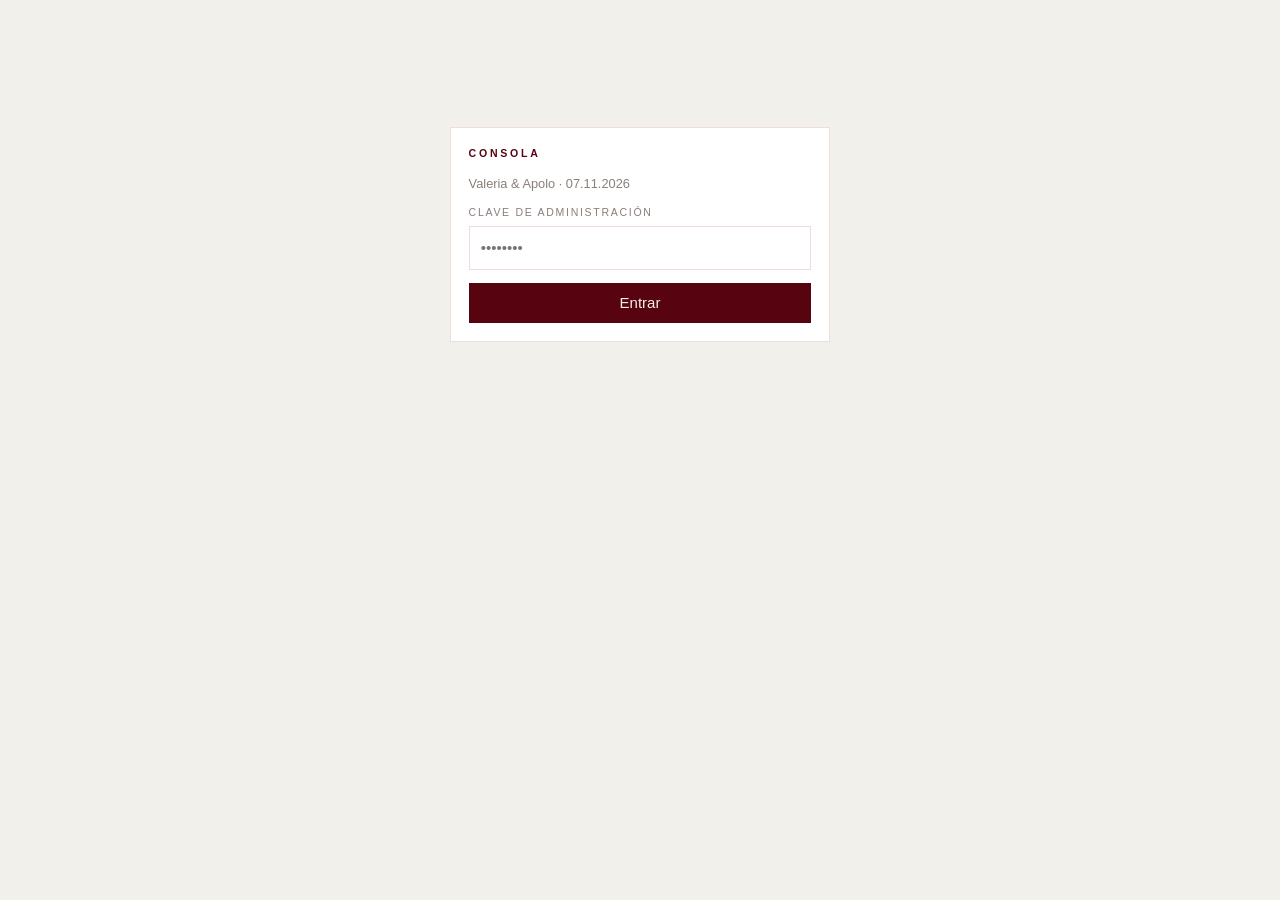
<file: agradecimientos.html>
<!DOCTYPE html>
<html lang="es">
<head>
<meta charset="UTF-8">
<meta name="viewport" content="width=device-width, initial-scale=1">
<meta name="robots" content="noindex, nofollow">
<title>Gracias · Consola · Valeria &amp; Apolo</title>
<link rel="stylesheet" href="consola.css">
<style>
  .regalo-sel { width: auto; min-width: 118px; padding: 0.3rem 0.4rem; font-size: 0.84rem; }
  .regalo-nota { border: 1px dashed var(--line); padding: 0.28rem 0.4rem; font-size: 0.84rem; width: 100%; min-width: 150px; background: transparent; margin-top: 0.3rem; }
  .b-regalo { background: rgba(117,118,62,0.16); color: var(--olive); }
  .tpl-grid { display: grid; grid-template-columns: 1fr 1fr; gap: 1rem; }
  @media (max-width: 760px) { .tpl-grid { grid-template-columns: 1fr; } }
  .tpl-grid textarea { min-height: 230px; }
  .acomps { font-size: 0.78rem; color: var(--muted); }
  .sugerencia { margin-top: 0.35rem; font-size: 0.8rem; background: rgba(196,197,160,0.25); padding: 0.3rem 0.45rem; }
  .sugerencia button { margin-left: 0.3rem; }
  .reg-item { display: inline-block; margin: 0 0.35rem 0.35rem 0; padding: 0.2rem 0.5rem; border: 1px solid var(--line); font-size: 0.82rem; cursor: pointer; background: var(--paper); }
</style>
</head>
<body>

<div id="app" class="hidden">
  <div class="wrap">
    <div class="stats" id="stats"></div>

    <div class="card" style="margin-top:1rem">
      <h2>Mensajes de agradecimiento</h2>
      <p class="muted" style="margin-top:-0.4rem">
        Cada invitado recibe uno u otro según su regalo. Variables: {nombre} {primer_nombre} {regalo} (lo que anotaste que nos dieron) {link}.
        <br>Para que se adapte a una o varias personas escribe <b>{plural|singular}</b>: <code>agradecer{les|te}</code>, <code>{su|tu} cariño</code>.
        Si la invitación es de una sola persona se usa lo de la derecha. Se guardan en este dispositivo.
      </p>
      <div class="tpl-grid">
        <div>
          <label for="tpl-sin">Sin regalo registrado · lleva video + opciones de regalo</label>
          <textarea id="tpl-sin" data-tpl="sin_regalo"></textarea>
        </div>
        <div>
          <label for="tpl-con">Con regalo · agradece el detalle, solo video</label>
          <textarea id="tpl-con" data-tpl="con_regalo"></textarea>
        </div>
      </div>
      <div class="row" style="margin-top:0.5rem">
        <button class="small" id="btn-tpl-reset">Restaurar textos originales</button>
        <span class="muted" id="tpl-saved"></span>
      </div>
    </div>

    <div class="card">
      <h2>Envío en bloque (lista de difusión)</h2>
      <p class="muted" style="margin-top:-0.4rem">
        WhatsApp no deja mandar un mensaje personalizado a muchos a la vez, pero sí uno igual para todos con una
        <b>lista de difusión</b> (hasta 256 contactos; solo les llega a quienes tienen tu número guardado).
        Aquí sale el mensaje sin nombre y en plural, y los contactos de los que aún no tienen agradecimiento.
      </p>
      <div class="chips" id="dif-grupos"></div>
      <div class="row" style="align-items:flex-start">
        <textarea id="dif-texto" readonly style="min-height:170px;flex:1 1 320px"></textarea>
        <div style="display:grid;gap:0.45rem;min-width:220px">
          <span class="muted" id="dif-cuenta"></span>
          <button class="small filled" id="dif-copiar">1 · Copiar mensaje</button>
          <button class="small" id="dif-vcf">2 · Descargar contactos (.vcf)</button>
          <button class="small" id="dif-marcar">3 · Ya lo mandé: marcarlos enviados</button>
        </div>
      </div>
      <ol class="muted" style="margin:0.6rem 0 0;padding-left:1.2rem">
        <li>Abre el .vcf en tu teléfono para guardar los contactos (quedan como "Boda - Nombre"; si ya los tenías, WhatsApp los junta).</li>
        <li>En WhatsApp: ⋮ → Nueva difusión → busca "Boda" y selecciónalos (máximo 256 por lista).</li>
        <li>Pega el mensaje y envía. Luego vuelve aquí y toca el paso 3.</li>
      </ol>
    </div>

    <div class="card hidden" id="reg-card">
      <h2>Mesas de regalos <span class="muted" id="reg-cuenta"></span></h2>
      <p class="muted" style="margin-top:-0.4rem">
        Lo que compraron en Cemaco, Max y Siman. Donde el nombre coincide con un invitado aparece una sugerencia en su fila;
        los que no encontramos quedan aquí para buscarlos a mano.
      </p>
      <div class="row" style="margin-bottom:0.6rem">
        <button class="small filled" id="btn-marcar-todas">Marcar todas las sugerencias</button>
      </div>
      <div id="reg-sin"></div>
    </div>

    <div class="card">
      <h2>Invitados</h2>
      <div class="chips" id="filtros"></div>
      <div class="row" style="margin-bottom:0.7rem">
        <input type="text" id="q" placeholder="Buscar por nombre..." style="max-width:260px">
        <span class="muted" id="count"></span>
      </div>
      <div class="table-wrap">
        <table>
          <thead>
            <tr><th>Invitación</th><th>Regalo</th><th>Titular</th><th>Acompañante</th><th>Mensaje</th></tr>
          </thead>
          <tbody id="tbody"></tbody>
        </table>
      </div>
    </div>
  </div>

  <div class="queue-bar">
    <span id="queue-info">—</span>
    <div class="row">
      <a id="btn-queue" target="_blank" rel="noopener">Enviar al siguiente pendiente</a>
    </div>
  </div>
</div>

<script src="consola-base.js"></script>
<script>
/* ============================================================
   Agradecimientos después de la boda

   Dos mensajes:
     · con regalo (lo marcamos según Cemaco, Max, Siman o lo que
       sepamos): agradece el detalle y lleva el video.
     · sin regalo registrado: agradece y lleva la página de gracias,
       que tiene el video y, con tacto, las listas y la cuenta.
   El envío es asistido como en el listado: cada botón abre WhatsApp
   con el mensaje escrito y tú das Enter.
============================================================ */

const PAGINA_GRACIAS = CONFIG.sitioPublico + 'gracias.html';

const PLANTILLAS = {
  sin_regalo:
`¡Hola, {primer_nombre}!

Queremos agradecer{les|te} de corazón por habernos acompañado en uno de los días más especiales de nuestras vidas. ¡Nos hizo muy felices compartirlo con{ ustedes|tigo}!

Gracias por todo {su|tu} cariño y por ser parte de este momento tan importante para nosotros.

{Les|Te} compartimos este enlace con algunos recuerdos de nuestra boda para que {puedan|puedas} revivir esa noche tan especial.

Video: {link}

¡Un abrazo enorme!

Valeria y Apolo`,
  con_regalo:
`¡Hola, {primer_nombre}!

¡Gracias por acompañarnos en uno de los días más especiales de nuestras vidas! Fue una noche inolvidable, llena de amor, alegría y momentos que guardaremos para siempre en nuestros corazones.

Gracias también por todo {su|tu} cariño y por el lindo detalle que {tuvieron|tuviste} con nosotros. Será parte de nuestro nuevo hogar y de los recuerdos que construiremos juntos en esta hermosa etapa que comenzamos como familia.

Aquí {les|te} dejamos un pequeño video de esa noche:
{link}

Con muchísimo cariño y gratitud,
Valeria y Apolo`,
};

const REGALOS = [
  { k: '',         label: '— Sin registrar' },
  { k: 'cemaco',   label: 'Cemaco' },
  { k: 'max',      label: 'Max' },
  { k: 'siman',    label: 'Siman' },
  { k: 'efectivo', label: 'Efectivo / sobre' },
  { k: 'otro',     label: 'Otro' },
];

const FILTROS = [
  { k: 'vinieron',   label: 'Confirmaron' },
  { k: 'pendientes', label: 'Falta enviar' },
  { k: 'con',        label: 'Con regalo' },
  { k: 'sin',        label: 'Sin regalo' },
  { k: 'enviados',   label: 'Ya enviados' },
  { k: 'todos',      label: 'Todas las invitaciones' },
];

let datos = [];
let registro = [];   // regalos de Cemaco / Max / Siman
let filtro = 'vinieron';

/* ---------- Plantillas ---------- */
const LLAVE_TPL = k => 'va_tpl_gracias2_' + k;
function cargarPlantillas() {
  $$('[data-tpl]').forEach(t => {
    const g = localStorage.getItem(LLAVE_TPL(t.dataset.tpl));
    t.value = g != null ? g : PLANTILLAS[t.dataset.tpl];
  });
}
const plantilla = k => $(`[data-tpl="${k}"]`).value;

/* ---------- Destinos y estado ---------- */
function destinos(g) {
  const out = [];
  const t = normalizarTel(g.telefono);
  const a = normalizarTel(g.telefono_alt);
  if (t) out.push({ destino: 'titular', tel: t, nombre: g.nombre });
  if (a && a !== t) out.push({ destino: 'acompanante', tel: a, nombre: g.nombre_acompanante || g.nombre });
  return out;
}
const enviadoA = (g, destino) => (destino === 'titular' ? g.agr_titular : g.agr_acomp) > 0;
const totalAgr = g => (g.agr_titular || 0) + (g.agr_acomp || 0);
const conRegalo = g => !!g.regalo;

function pasaFiltro(g) {
  switch (filtro) {
    case 'vinieron':   return g.asistira === true;
    case 'pendientes': return g.asistira === true && destinos(g).some(d => !enviadoA(g, d.destino));
    case 'con':        return conRegalo(g);
    case 'sin':        return g.asistira === true && !conRegalo(g);
    case 'enviados':   return totalAgr(g) > 0;
    default:           return true;
  }
}

/* Para buscar también por los nombres que apuntaron al confirmar: quien
   regaló en Cemaco puede ser el acompañante, no el titular. */
const sinTildes = s => (s || '').normalize('NFD').replace(/[̀-ͯ]/g, '').toLowerCase();
function textoBusqueda(g) {
  return sinTildes([g.nombre, g.nombre_acompanante, ...(g.acompanantes || []), ...(g.nombres_asistentes || []), g.regalo_nota].join(' '));
}
function visibles() {
  const q = sinTildes(($('#q').value || '').trim());
  return datos.filter(g => pasaFiltro(g) && (!q || textoBusqueda(g).includes(q)));
}

/* ---------- Sugerencias desde las mesas de regalos ----------
   Un regalo coincide con una invitación si el nombre de pila y al menos
   un apellido de quien compró están en uno de los nombres de la invitación (titular,
   acompañantes o quienes apuntaron al confirmar). Se compara por prefijo
   para tolerar nombres cortados ("Ayal" → "Ayala"). */
const RELLENO = new Set(['y', 'de', 'del', 'la', 'familia', 'fam', 'sr', 'sra']);
const palabras = s => sinTildes(s).replace(/[^a-z\s]/g, ' ').split(/\s+/).filter(w => w.length > 1 && !RELLENO.has(w));
function coincide(quien, g) {
  const nombres = [g.nombre, g.nombre_acompanante, ...(g.acompanantes || []), ...(g.nombres_asistentes || [])].filter(Boolean);
  // Parejas firmadas solo con nombre de pila ("Marian y Beto"): cada nombre
  // tiene que ser el primero de alguna persona de la invitación.
  const partes = sinTildes(quien).split(/\s+y\s+/).map(x => x.trim()).filter(Boolean);
  if (partes.length > 1 && partes.every(x => !/\s/.test(x))) {
    const pilas = nombres.flatMap(n => palabras(n).slice(0, 1));
    return partes.every(p => pilas.some(w => w.startsWith(p) || (p.startsWith(w) && w.length >= 4)));
  }
  const q = palabras(quien);
  if (q.length < 2) return false;
  return nombres.some(n => {
    const ws = palabras(n);
    const esta = p => ws.some(w => w.startsWith(p) || (p.startsWith(w) && w.length >= 4));
    // El nombre de pila y al menos un apellido (o todo, si solo dio dos palabras).
    return esta(q[0]) && q.slice(1).filter(esta).length >= 1;
  });
}
const etiquetaRegalo = r => `${r.regalo || 'Regalo'} (${r.tienda[0].toUpperCase() + r.tienda.slice(1)})`;
/* Si el regalo ya trae a qué invitación(es) corresponde (lo validamos a mano,
   incluso cuando lo compró la pareja o fue conjunto), eso manda; si no, se
   adivina por nombre. */
const ligadas = r => Array.isArray(r.invitados) && r.invitados.length ? r.invitados : null;
function sugerenciasDe(g) { return registro.filter(r => ligadas(r) ? ligadas(r).includes(g.id) : coincide(r.quien, g)); }
function sinCoincidencia() { return registro.filter(r => !ligadas(r) && !datos.some(g => coincide(r.quien, g))); }

async function aplicarSugerencia(id) {
  const g = datos.find(x => x.id === id);
  const sug = g && sugerenciasDe(g);
  if (!sug || !sug.length) return;
  await guardarRegalo(id, sug[0].tienda, sug.map(etiquetaRegalo).join(', '));
}

/* ---------- Singular / plural ----------
   Cuántas personas son: las que llegaron si confirmaron, si no los cupos.
   {plural|singular} en la plantilla elige según eso. */
const personas = g => g.asistira === true ? (g.asistentes || 1) : (g.cupos || 1);
const esUno = g => personas(g) === 1;
const conjugar = (txt, uno) => txt.replace(/\{([^{}|]*)\|([^{}|]*)\}/g, (_, pl, sg) => uno ? sg : pl);

/* ---------- Mensaje ---------- */
function linkDe(g) {
  return `${PAGINA_GRACIAS}?i=${encodeURIComponent(g.token)}${conRegalo(g) ? '&r=1' : ''}`;
}
function mensajeDe(g, nombreDestino) {
  const nombre = (nombreDestino || g.nombre || '').trim();
  // "Familia López" o "Sr. Pérez": ahí el primer nombre no sirve de saludo.
  const pal = nombre.split(/\s+/);
  const primer = /^(familia|fam\.?|sr\.?|sra\.?|srs\.?|lic\.?|licda\.?|dr\.?|dra\.?|ing\.?|don|doña)$/i.test(pal[0] || '') ? nombre : (pal[0] || '');
  const nota = (g.regalo_nota || '').trim();
  return conjugar(plantilla(conRegalo(g) ? 'con_regalo' : 'sin_regalo'), esUno(g))
    .replaceAll('{nombre}', nombre)
    .replaceAll('{primer_nombre}', primer)
    .replaceAll('{regalo}', nota ? ` (${nota})` : '')
    .replaceAll('{link}', linkDe(g));
}
/* Los emojis llegan como "?" en algunos teléfonos cuando van dentro del link
   de WhatsApp, así que se quitan antes de enviar (también de textos viejos
   guardados en el dispositivo). */
const sinEmojis = t => t
  .replace(/[\u{1F000}-\u{1FAFF}\u{2600}-\u{27BF}\u{2B00}-\u{2BFF}\u{FE00}-\u{FE0F}\u{200D}\u{20E3}]/gu, '')
  .replace(/[ \t]+\n/g, '\n').replace(/\n[ \t]+/g, '\n')
  .replace(/[ \t]{2,}/g, ' ').replace(/ +([!?.,])/g, '$1').trim();

function waLink(g, destino) {
  const d = destinos(g).find(x => x.destino === destino);
  if (!d) return '';
  return `https://wa.me/${d.tel}?text=${encodeURIComponent(sinEmojis(mensajeDe(g, d.nombre)))}`;
}

const ICONO_WA = '<svg width="13" height="13" viewBox="0 0 24 24" fill="currentColor" aria-hidden="true"><path d="M12.04 2C6.58 2 2.13 6.45 2.13 11.91c0 1.75.46 3.45 1.32 4.95L2 22l5.25-1.38a9.9 9.9 0 004.79 1.22h.01c5.46 0 9.9-4.45 9.9-9.91C21.95 6.45 17.5 2 12.04 2zm5.8 14.16c-.24.68-1.2 1.26-1.97 1.42-.53.11-1.21.2-3.51-.75-2.95-1.22-4.85-4.21-5-4.41-.14-.2-1.19-1.58-1.19-3.02s.75-2.14 1.02-2.43c.27-.29.59-.37.79-.37l.57.01c.18.01.43-.07.67.51.24.59.83 2.03.9 2.18.07.15.12.32.02.51-.09.2-.14.32-.28.49l-.42.49c-.14.14-.28.29-.12.57.16.28.71 1.17 1.53 1.9 1.05.94 1.94 1.23 2.22 1.37.27.14.43.12.59-.07.16-.2.68-.79.86-1.06.18-.28.36-.23.61-.14.25.09 1.58.75 1.85.88.27.14.45.2.52.32.07.11.07.66-.17 1.34z"/></svg>';

/* ---------- Guardar ---------- */
async function marcarEnviado(id, destino) {
  const g = datos.find(x => x.id === id);
  if (!g) return;
  try {
    await rpc('admin_registrar_envio', {
      p_clave: clave, p_invitado_id: id, p_tipo: 'agradecimiento',
      p_nota: conRegalo(g) ? 'con_regalo' : 'sin_regalo', p_destino: destino,
    });
    const campo = destino === 'titular' ? 'agr_titular' : 'agr_acomp';
    g[campo] = (g[campo] || 0) + 1;
    render();
  } catch (e) {
    alert('WhatsApp se abrió, pero no pudimos registrar el envío: ' + e.message);
  }
}

async function guardarRegalo(id, regalo, nota) {
  const g = datos.find(x => x.id === id);
  if (!g) return;
  try {
    await rpc('admin_set_regalo', { p_clave: clave, p_invitado_id: id, p_regalo: regalo || null, p_nota: nota || null });
    g.regalo = regalo || null;
    g.regalo_nota = (nota || '').trim() || null;
  } catch (e) {
    alert('No se pudo guardar el regalo: ' + e.message);
  }
  render();
}

/* ---------- Render ---------- */
function render() {
  const vinieron = datos.filter(g => g.asistira === true);
  const con = datos.filter(conRegalo).length;
  const enviados = datos.filter(g => totalAgr(g) > 0).length;
  const numeros = vinieron.reduce((a, g) => a + destinos(g).length, 0);
  const hechos = vinieron.reduce((a, g) => a + destinos(g).filter(d => enviadoA(g, d.destino)).length, 0);

  $('#stats').innerHTML = [
    ['Confirmaron', vinieron.length],
    ['Con regalo', con],
    ['Sin regalo', vinieron.filter(g => !conRegalo(g)).length],
    ['Invitaciones agradecidas', enviados],
    ['Números pendientes', numeros - hechos],
  ].map(([l, n]) => `<div class="stat"><div class="n">${n}</div><div class="l">${l}</div></div>`).join('');

  $('#filtros').innerHTML = FILTROS.map(f =>
    `<button class="chip ${filtro === f.k ? 'active' : ''}" data-filtro="${f.k}">${f.label}</button>`).join('');

  const rows = visibles();
  $('#count').textContent = `${rows.length} de ${datos.length}`;

  const celda = (g, destino) => {
    const d = destinos(g).find(x => x.destino === destino);
    if (!d) return `<td class="muted">—</td>`;
    const ya = enviadoA(g, destino);
    return `<td>
      <a class="small btn-wa ${ya ? '' : 'filled'}" data-send="${g.id}" data-destino="${destino}"
         href="${escapeHtml(waLink(g, destino))}" target="_blank" rel="noopener">
        ${ICONO_WA}<span>${ya ? '✓ Reenviar a' : 'Enviar a'} ${escapeHtml(d.nombre)}</span>
      </a>
      <div class="muted">${mostrarTel(d.tel)}</div>
    </td>`;
  };

  $('#tbody').innerHTML = rows.map(g => {
    const nombres = (g.nombres_asistentes || []).filter(n => n && n !== g.nombre);
    return `<tr class="${totalAgr(g) > 0 ? 'sent' : ''}">
      <td>
        <strong>${escapeHtml(g.nombre)}</strong>
        <div class="muted">${escapeHtml(g.grupo || g.tipo || '')}${g.mesa ? ` · Mesa ${g.mesa}` : ''}
          ${g.asistira === true ? ` · vinieron ${g.asistentes}` : g.asistira === false ? ' · no asistió' : ' · sin respuesta'}</div>
        ${nombres.length ? `<div class="acomps">${escapeHtml(nombres.join(', '))}</div>` : ''}
      </td>
      <td>
        <select class="regalo-sel" data-regalo="${g.id}">
          ${REGALOS.map(r => `<option value="${r.k}" ${(g.regalo || '') === r.k ? 'selected' : ''}>${r.label}</option>`).join('')}
        </select>
        <input class="regalo-nota" data-regalo-nota="${g.id}" placeholder="¿Qué nos dieron? (opcional)"
               value="${escapeHtml(g.regalo_nota || '')}">
        ${!g.regalo && sugerenciasDe(g).length ? `<div class="sugerencia">¿${escapeHtml(sugerenciasDe(g).map(r => r.quien + ' · ' + etiquetaRegalo(r)).join('; '))}?
          <button class="small" data-sugerencia="${g.id}">Marcar</button></div>` : ''}
      </td>
      ${celda(g, 'titular')}
      ${celda(g, 'acompanante')}
      <td>${conRegalo(g) ? '<span class="badge b-regalo">Con regalo</span>' : '<span class="badge b-none">Sin regalo</span>'}
        <div class="muted">${esUno(g) ? 'en singular (1 persona)' : `en plural (${personas(g)} personas)`}</div>
        <div class="muted"><a href="${escapeHtml(linkDe(g))}" target="_blank" rel="noopener">ver página</a></div></td>
    </tr>`;
  }).join('') || `<tr><td colspan="5" style="text-align:center;padding:1.4rem;color:var(--muted)">Sin resultados.</td></tr>`;

  if (registro.length) {
    const sin = sinCoincidencia();
    const pendientes = datos.filter(g => !g.regalo && sugerenciasDe(g).length).length;
    $('#reg-card').classList.remove('hidden');
    $('#reg-cuenta').textContent = `· ${registro.length} regalos · ${pendientes} sugerencias por marcar · ${sin.length} sin encontrar`;
    $('#btn-marcar-todas').disabled = !pendientes;
    $('#reg-sin').innerHTML = sin.length
      ? '<div class="muted" style="margin-bottom:0.3rem">Sin encontrar (toca para buscarlo):</div>' + sin.map(r =>
          `<span class="reg-item" data-buscar="${escapeHtml(r.quien)}">${escapeHtml(r.quien)} · ${escapeHtml(etiquetaRegalo(r))}</span>`).join('')
      : '';
  }

  renderDifusion();

  const cola = colaPendiente();
  $('#queue-info').textContent = cola.length
    ? `${cola.length} número${cola.length === 1 ? '' : 's'} por agradecer con este filtro · siguiente: ${cola[0].nombre}`
    : 'Nada pendiente con el filtro actual.';
  const bq = $('#btn-queue');
  if (cola.length) {
    bq.href = waLink(datos.find(g => g.id === cola[0].id), cola[0].destino);
    bq.classList.remove('apagado');
  } else {
    bq.removeAttribute('href');
    bq.classList.add('apagado');
  }
}

/* ---------- Difusión ----------
   Mensaje igual para todos: sin nombre, en plural y con el link general
   (con ?r=1 para el grupo con regalo). Sale para los que confirmaron y a
   los que todavía no se les ha agradecido en ningún número. */
let difGrupo = 'sin';
const DIF_GRUPOS = [
  { k: 'sin', label: 'Sin regalo' },
  { k: 'con', label: 'Con regalo' },
];
function difInvitados() {
  return datos.filter(g => g.asistira === true && totalAgr(g) === 0 && (difGrupo === 'con') === conRegalo(g));
}
function difDestinos() { return difInvitados().flatMap(g => destinos(g).map(d => ({ ...d, id: g.id }))); }
function difMensaje() {
  const link = PAGINA_GRACIAS + (difGrupo === 'con' ? '?r=1' : '');
  return conjugar(plantilla(difGrupo === 'con' ? 'con_regalo' : 'sin_regalo'), false)
    .replace(/,?\s*\{(primer_nombre|nombre)\}/g, '')
    .replaceAll('{regalo}', '')
    .replaceAll('{link}', link);
}
function renderDifusion() {
  $('#dif-grupos').innerHTML = DIF_GRUPOS.map(x =>
    `<button class="chip ${difGrupo === x.k ? 'active' : ''}" data-dif="${x.k}">${x.label}</button>`).join('');
  const ds = difDestinos();
  $('#dif-texto').value = sinEmojis(difMensaje());
  $('#dif-cuenta').textContent = `${difInvitados().length} invitaciones · ${ds.length} números`
    + (ds.length > 256 ? ' (más de 256: haz dos listas)' : '');
  $('#dif-vcf').disabled = $('#dif-marcar').disabled = !ds.length;
}
function descargarVcf() {
  const vcf = difDestinos().map(d => [
    'BEGIN:VCARD', 'VERSION:3.0',
    `FN:Boda - ${d.nombre}`, `N:${d.nombre};Boda;;;`,
    `TEL;TYPE=CELL:+${d.tel}`, 'END:VCARD',
  ].join('\r\n')).join('\r\n');
  const a = document.createElement('a');
  a.href = URL.createObjectURL(new Blob([vcf], { type: 'text/vcard' }));
  a.download = `boda-gracias-${difGrupo === 'con' ? 'con-regalo' : 'sin-regalo'}.vcf`;
  a.click();
  setTimeout(() => URL.revokeObjectURL(a.href), 2000);
}
async function difMarcarEnviados() {
  const ds = difDestinos();
  if (!ds.length || !confirm(`¿Marcar ${ds.length} números como agradecidos? Hazlo solo después de mandar la difusión.`)) return;
  $('#dif-marcar').disabled = true;
  for (const d of ds) {
    try {
      await rpc('admin_registrar_envio', {
        p_clave: clave, p_invitado_id: d.id, p_tipo: 'agradecimiento',
        p_nota: 'difusion_' + difGrupo, p_destino: d.destino,
      });
      const g = datos.find(x => x.id === d.id);
      const campo = d.destino === 'titular' ? 'agr_titular' : 'agr_acomp';
      g[campo] = (g[campo] || 0) + 1;
    } catch (e) { alert('No se pudo marcar a ' + d.nombre + ': ' + e.message); break; }
  }
  render();
}

function colaPendiente() {
  return visibles().flatMap(g =>
    destinos(g).filter(d => !enviadoA(g, d.destino)).map(d => ({ id: g.id, destino: d.destino, nombre: d.nombre })));
}

async function cargar() {
  datos = await rpc('admin_lista_envio', { p_clave: clave });
  registro = await rpc('admin_regalos_registro', { p_clave: clave }).catch(() => []);
  if (datos.length && !('agr_titular' in datos[0])) {
    alert('Falta aplicar la migración 018_agradecimientos.sql en Supabase.');
  }
  render();
}

/* ---------- Eventos ---------- */
$('#q').addEventListener('input', render);
$('#filtros').addEventListener('click', e => {
  const b = e.target.closest('[data-filtro]');
  if (b) { filtro = b.dataset.filtro; render(); }
});
$$('[data-tpl]').forEach(t => t.addEventListener('input', () => {
  localStorage.setItem(LLAVE_TPL(t.dataset.tpl), t.value);
  $('#tpl-saved').textContent = 'Guardado en este dispositivo';
  setTimeout(() => $('#tpl-saved').textContent = '', 1800);
  render();
}));
$('#btn-tpl-reset').addEventListener('click', () => {
  Object.keys(PLANTILLAS).forEach(k => localStorage.removeItem(LLAVE_TPL(k)));
  cargarPlantillas(); render();
});
$('#tbody').addEventListener('click', e => {
  const s = e.target.closest('[data-send]');
  if (s) { marcarEnviado(s.dataset.send, s.dataset.destino); return; }
  const sg = e.target.closest('[data-sugerencia]');
  if (sg) aplicarSugerencia(sg.dataset.sugerencia);
});
$('#reg-sin').addEventListener('click', e => {
  const b = e.target.closest('[data-buscar]');
  if (!b) return;
  // Se busca por el apellido: el nombre de pila suele variar.
  const ws = palabras(b.dataset.buscar);
  $('#q').value = ws[ws.length - 1] || '';
  filtro = 'todos';
  render();
  $('#q').scrollIntoView({ behavior: 'smooth', block: 'center' });
});
$('#btn-marcar-todas').addEventListener('click', async () => {
  const ids = datos.filter(g => !g.regalo && sugerenciasDe(g).length).map(g => g.id);
  if (!ids.length || !confirm(`¿Marcar ${ids.length} invitaciones con regalo según las sugerencias?`)) return;
  for (const id of ids) await aplicarSugerencia(id);
});
$('#tbody').addEventListener('change', e => {
  const sel = e.target.closest('[data-regalo]');
  if (sel) {
    const nota = document.querySelector(`[data-regalo-nota="${sel.dataset.regalo}"]`);
    guardarRegalo(sel.dataset.regalo, sel.value, nota ? nota.value : '');
    return;
  }
  const n = e.target.closest('[data-regalo-nota]');
  if (n) {
    const id = n.dataset.regaloNota;
    const g = datos.find(x => x.id === id);
    // Escribir qué regalaron sin elegir tienda lo marca como "otro".
    const regalo = (g && g.regalo) || (n.value.trim() ? 'otro' : '');
    guardarRegalo(id, regalo, n.value);
  }
});
$('#btn-queue').addEventListener('click', () => {
  const cola = colaPendiente();
  if (cola.length) marcarEnviado(cola[0].id, cola[0].destino);
});

$('#dif-grupos').addEventListener('click', e => {
  const b = e.target.closest('[data-dif]');
  if (b) { difGrupo = b.dataset.dif; renderDifusion(); }
});
$('#dif-copiar').addEventListener('click', async () => {
  const b = $('#dif-copiar');
  try { await navigator.clipboard.writeText($('#dif-texto').value); }
  catch { $('#dif-texto').select(); document.execCommand('copy'); }
  b.textContent = '¡Copiado!';
  setTimeout(() => b.textContent = '1 · Copiar mensaje', 1500);
});
$('#dif-vcf').addEventListener('click', descargarVcf);
$('#dif-marcar').addEventListener('click', difMarcarEnviados);

cargarPlantillas();
arrancarConsola({
  seccion: 'gracias',
  acciones: [{ id: 'btn-refresh', label: 'Actualizar' }],
  cargar,
});
$('#btn-refresh').addEventListener('click', () => cargar().catch(e => alert(e.message)));
</script>
</body>
</html>
</file>
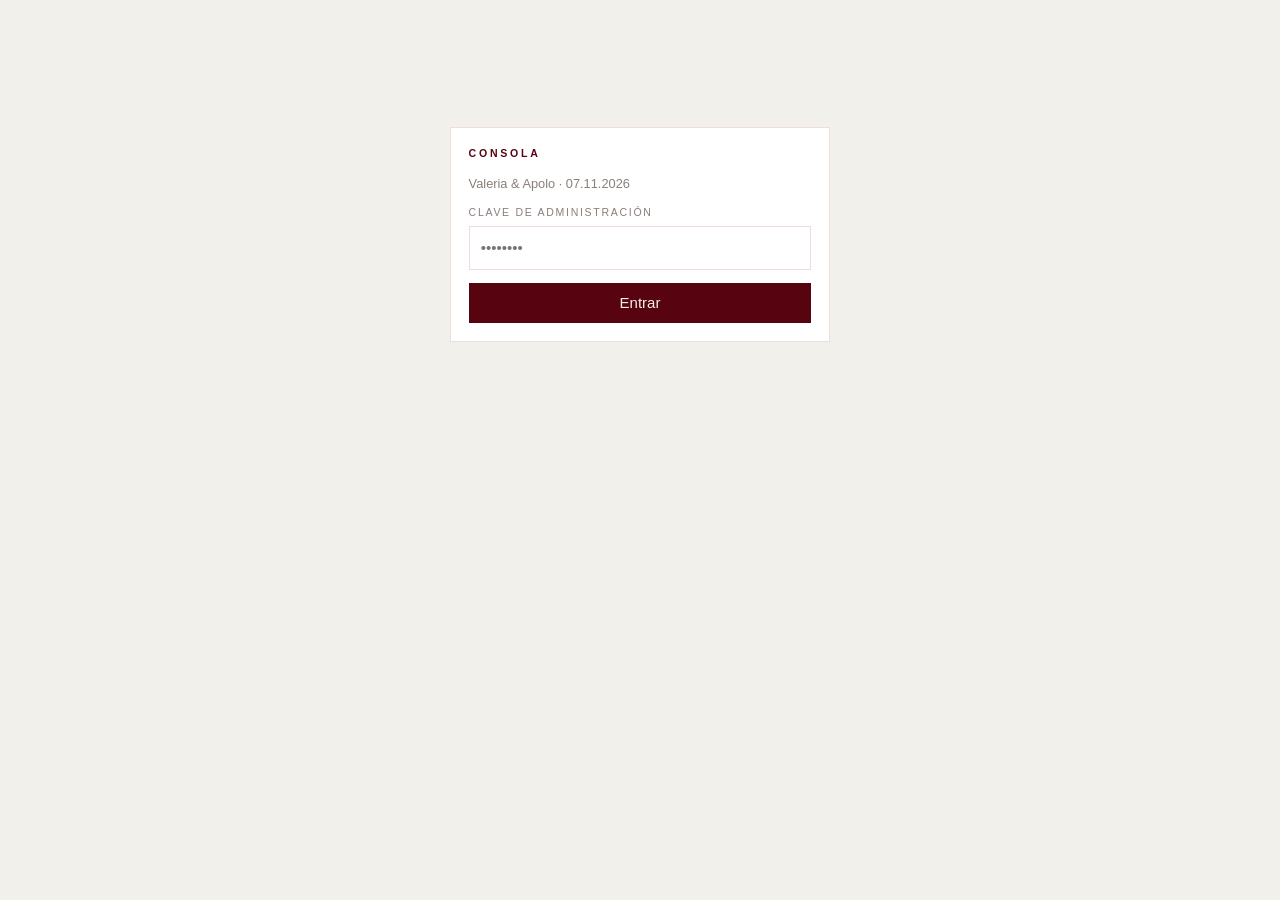
<file: consola.html>
<!DOCTYPE html>
<html lang="es">
<head>
<meta charset="UTF-8">
<meta name="viewport" content="width=device-width, initial-scale=1">
<meta name="robots" content="noindex, nofollow">
<title>Listado · Consola · Valeria &amp; Apolo</title>
<link rel="stylesheet" href="consola.css">
</head>
<body>

<div id="app" class="hidden">
  <div class="wrap">
    <div class="stats" id="stats"></div>

    <div class="card" style="margin-top:1rem">
      <h2>Mensaje</h2>
      <div class="tpl-tabs" id="tpl-tabs"></div>
      <p class="hint">
        Marcadores: <code>{nombre}</code> · <code>{primer_nombre}</code> ·
        <code>{cupos}</code> · <code>{link}</code>. El link se arma solo — no lo escribas a mano.
        Cada invitación se manda a dos números, y el saludo usa el nombre de quien
        recibe: al titular lo saluda por el suyo, al acompañante por el de él.
      </p>
      <p class="hint">
        <strong>Antes de darle enviar:</strong> espera a que aparezca la foto debajo del
        link. Esa vista previa la arma WhatsApp en tu teléfono, no la página, y tarda
        un par de segundos; si mandas antes, el mensaje sale sin foto.
      </p>
      <textarea id="tpl-text"></textarea>
      <div class="row" style="margin-top:0.6rem">
        <button class="small" id="btn-tpl-reset">Restaurar texto original</button>
        <span class="muted" id="tpl-saved"></span>
      </div>
      <div style="margin-top:0.9rem">
        <label for="base-url">Dirección pública de la invitación</label>
        <input type="url" id="base-url" placeholder="https://valeria-y-apolo.vercel.app/">
      </div>
    </div>

    <div class="card hidden" id="nuevo-card">
      <h2>Agregar invitado</h2>
      <p class="hint">
        Queda con su propio link desde ya. Si después también lo agregan al Google
        Sheet, el modo actualizar lo reconoce por el teléfono y no lo duplica.
      </p>
      <form id="nuevo-form" class="nuevo-grid" autocomplete="off">
        <div class="span2">
          <label for="nv-nombre">Nombre de la invitación</label>
          <input type="text" id="nv-nombre" required maxlength="120" placeholder="Ej. Familia López, Sr. Juan Pérez">
        </div>
        <div>
          <label for="nv-cupos">Cupos</label>
          <input type="number" id="nv-cupos" min="1" max="20" step="1" value="2" required>
        </div>
        <div>
          <label for="nv-tipo">Grupo</label>
          <select id="nv-tipo">
            <option value="familia">Familia</option>
            <option value="amigo">Amigos</option>
            <option value="amigos_papa">Amigos papá</option>
            <option value="amigos_mama">Amigos mamá</option>
            <option value="cortejo">Cortejo</option>
            <option value="otro" selected>Otro</option>
          </select>
        </div>
        <div>
          <label for="nv-tel">Teléfono titular</label>
          <input type="text" id="nv-tel" inputmode="tel" placeholder="5555 5555">
        </div>
        <div>
          <label for="nv-acomp">Acompañante</label>
          <input type="text" id="nv-acomp" maxlength="120" placeholder="Opcional">
        </div>
        <div>
          <label for="nv-tel-alt">Teléfono acompañante</label>
          <input type="text" id="nv-tel-alt" inputmode="tel" placeholder="Opcional">
        </div>
        <div>
          <label for="nv-notas">Notas</label>
          <input type="text" id="nv-notas" placeholder="Opcional">
        </div>
        <div class="span2 row">
          <button type="submit" class="filled" id="nv-guardar">Agregar a la lista</button>
          <button type="button" id="nv-cancelar">Cancelar</button>
          <span class="muted" id="nv-msg"></span>
        </div>
      </form>
    </div>

    <div class="card">
      <h2>Invitados</h2>
      <div class="chips" id="filters"></div>
      <div class="row" style="margin-bottom:0.7rem">
        <input type="text" id="q" placeholder="Buscar por nombre..." style="max-width:260px">
        <span class="muted" id="count"></span>
      </div>
      <div class="table-wrap">
        <table>
          <thead>
            <tr>
              <th>Nombre</th><th>Titular</th><th>Acompañante</th><th>Cupos</th>
              <th>Estado</th><th>Aperturas</th><th>Notas</th><th>Link</th>
            </tr>
          </thead>
          <tbody id="tbody"></tbody>
        </table>
      </div>
    </div>
  </div>

  <div class="queue-bar">
    <span id="queue-info">—</span>
    <div class="row">
      <a id="btn-queue" target="_blank" rel="noopener">Enviar al siguiente pendiente</a>
    </div>
  </div>
</div>

<script src="consola-base.js"></script>
<script src="xlsx.js"></script>
<script>
/* ============================================================
   Listado de invitados y envío por WhatsApp

   El envío es asistido, no automático: cada botón abre WhatsApp
   con el número y el mensaje ya escritos, y tú das Enter. Es lo
   que evita que 183 mensajes seguidos desde un número personal
   se vean como spam.
============================================================ */

const PLANTILLAS = {
  invitacion: {
    label: 'Invitación',
    texto:
`Hola {nombre},

Con mucho cariño queremos compartir con ustedes un momento muy especial para nosotros.

El próximo 7 de noviembre celebraremos nuestro matrimonio, y nos encantaría contar con su presencia para compartir este día tan importante.

En el siguiente enlace encontrarán nuestra invitación con todos los detalles y les agradeceremos confirmar su asistencia:

{link}

Invitación para {cupos}.

Con mucho cariño,
Valeria & Apolo 🤍`
  },
  recordatorio_sin_abrir: {
    label: 'Recordatorio · no abrió',
    tipo: 'recordatorio',
    texto:
`Hola {nombre},

Queremos asegurarnos de que les haya llegado bien nuestra invitación. Se las compartimos de nuevo por aquí:

{link}

Invitación para {cupos}. Les agradeceremos confirmar su asistencia cuando puedan.

Con mucho cariño,
Valeria & Apolo 🤍`
  },
  recordatorio_sin_confirmar: {
    label: 'Recordatorio · abrió sin confirmar',
    tipo: 'recordatorio',
    texto:
`Hola {nombre},

Nos encantaría contar con ustedes. Estamos cerrando la lista de invitados y aún no tenemos su confirmación.

Es rápido, aquí mismo:

{link}

Invitación para {cupos}.

Con mucho cariño,
Valeria & Apolo 🤍`
  },
  recordatorio_final: {
    label: 'Recordatorio final',
    tipo: 'recordatorio',
    texto:
`Hola {nombre},

Mañana entregamos los números finales al salón, así que esta es la última oportunidad para confirmar:

{link}

Invitación para {cupos}. Si ya no alcanzan a responder, no se preocupen — solo avísennos.

Con mucho cariño,
Valeria & Apolo 🤍`
  },
};

let datos = [];
let filtro = 'todos';
let plantillaActiva = 'invitacion';

/* ---------- Destinos ----------
   Cada invitación se manda al titular y al acompañante. Son dos envíos
   distintos con el mismo link: la apertura de cualquiera de los dos cuenta
   para la misma invitación. */
function destinos(g) {
  const out = [];
  const t = normalizarTel(g.telefono);
  const a = normalizarTel(g.telefono_alt);
  if (t) out.push({ destino: 'titular', tel: t, nombre: g.nombre });
  // Si por error quedó el mismo número en las dos columnas, no lo mandamos dos veces.
  if (a && a !== t) out.push({ destino: 'acompanante', tel: a, nombre: g.nombre_acompanante || g.nombre });
  return out;
}

function enviadoA(g, destino, tipo) {
  if (tipo === 'invitacion') return (destino === 'titular' ? g.inv_titular : g.inv_acomp) > 0;
  return (destino === 'titular' ? g.rec_titular : g.rec_acomp) > 0;
}

const totalEnvios = (g) => (g.inv_titular || 0) + (g.inv_acomp || 0) + (g.rec_titular || 0) + (g.rec_acomp || 0);

/* Cuántos lugares siguen en pie en una invitación. Un cupo solo cuenta
   mientras pueda llegar alguien en él:
     · dijeron que no      → ninguno
     · ya confirmaron      → los que apuntaron; si tenían 2 cupos y vino 1,
                             el otro se perdió igual que si hubiera dicho que no
     · todavía no responden→ todos sus cupos, que para eso se los guardamos
   Es la misma cuenta que hace mesas_personas() en la base, así que el total
   de aquí y la gente que aparece en el croquis de mesas siempre coinciden. */
function lugaresEnPie(g) {
  if (g.asistira === false) return 0;
  if (g.asistira === true) return Math.max(g.asistentes || 0, 1);
  return g.cupos || 0;
}

/* ---------- Estado de cada invitado ---------- */
function estado(g) {
  if (g.asistira === true)  return { k: 'confirmado', label: 'Confirmado', cls: 'b-conf' };
  if (g.asistira === false) return { k: 'declino',    label: 'No asistirá', cls: 'b-dec' };
  if (g.aperturas > 0)      return { k: 'abrio',      label: 'Abrió',      cls: 'b-open' };
  if (totalEnvios(g) > 0)   return { k: 'enviado',    label: 'Enviado',    cls: 'b-sent' };
  return { k: 'nuevo', label: 'Sin enviar', cls: 'b-none' };
}

const FILTROS = [
  { k: 'todos',        label: 'Todos' },
  { k: 'nuevo',        label: 'Sin enviar' },
  { k: 'enviado',      label: 'Enviados, no abrieron' },
  { k: 'abrio',        label: 'Abrieron sin confirmar' },
  { k: 'pendientes',   label: 'Falta confirmar' },
  { k: 'confirmado',   label: 'Confirmados' },
  { k: 'declino',      label: 'No asistirán' },
  { k: 'sin_telefono', label: 'Sin ningún teléfono' },
  { k: 'a_medias',     label: 'Falta un destino' },
];

function pasaFiltro(g) {
  const e = estado(g);
  if (filtro === 'todos') return true;
  if (filtro === 'sin_telefono') return destinos(g).length === 0;
  if (filtro === 'pendientes') return g.asistira === null || g.asistira === undefined;
  // Recibió el mensaje en un número pero le falta el otro.
  if (filtro === 'a_medias') {
    const ds = destinos(g);
    const tipo = PLANTILLAS[plantillaActiva].tipo || 'invitacion';
    const hechos = ds.filter(d => enviadoA(g, d.destino, tipo)).length;
    return ds.length > 1 && hechos > 0 && hechos < ds.length;
  }
  return e.k === filtro;
}

function visibles() {
  const q = ($('#q').value || '').trim().toLowerCase();
  return datos.filter(g =>
    pasaFiltro(g) && (!q || (g.nombre || '').toLowerCase().includes(q))
  );
}

/* ---------- Mensaje ---------- */
function baseUrl() {
  let u = ($('#base-url').value || '').trim() || CONFIG.sitioPublico;
  if (!u.endsWith('/') && !u.endsWith('.html')) u += '/';
  return u;
}
function linkDe(g) {
  return `${baseUrl()}?i=${encodeURIComponent(g.token)}`;
}
/* El saludo usa el nombre de quien recibe el mensaje, no siempre el del
   titular: si va al acompañante, lo saluda a él. El link es el mismo —
   la invitación es una sola. */
function mensajeDe(g, nombreDestino) {
  const txt = $('#tpl-text').value || '';
  const nombre = (nombreDestino || g.nombre || '').trim();
  const primer = nombre.split(/\s+/)[0] || '';
  const cupos = g.cupos === 1 ? '1 persona' : `${g.cupos} personas`;
  return txt
    .replaceAll('{nombre}', nombre)
    .replaceAll('{primer_nombre}', primer)
    .replaceAll('{cupos}', cupos)
    .replaceAll('{link}', linkDe(g));
}

const ICONO_WA = '<svg width="13" height="13" viewBox="0 0 24 24" fill="currentColor" aria-hidden="true"><path d="M12.04 2C6.58 2 2.13 6.45 2.13 11.91c0 1.75.46 3.45 1.32 4.95L2 22l5.25-1.38a9.9 9.9 0 004.79 1.22h.01c5.46 0 9.9-4.45 9.9-9.91C21.95 6.45 17.5 2 12.04 2zm5.8 14.16c-.24.68-1.2 1.26-1.97 1.42-.53.11-1.21.2-3.51-.75-2.95-1.22-4.85-4.21-5-4.41-.14-.2-1.19-1.58-1.19-3.02s.75-2.14 1.02-2.43c.27-.29.59-.37.79-.37l.57.01c.18.01.43-.07.67.51.24.59.83 2.03.9 2.18.07.15.12.32.02.51-.09.2-.14.32-.28.49l-.42.49c-.14.14-.28.29-.12.57.16.28.71 1.17 1.53 1.9 1.05.94 1.94 1.23 2.22 1.37.27.14.43.12.59-.07.16-.2.68-.79.86-1.06.18-.28.36-.23.61-.14.25.09 1.58.75 1.85.88.27.14.45.2.52.32.07.11.07.66-.17 1.34z"/></svg>';

/* Arma el link de WhatsApp de un destino. Se calcula en el render y va
   directo en el href del botón: en el celular, un enlace real abre la app
   de WhatsApp, mientras que window.open termina bloqueado o en una
   pestaña en blanco. */
function waLink(g, destino) {
  const d = destinos(g).find(x => x.destino === destino);
  if (!d) return '';
  return `https://wa.me/${d.tel}?text=${encodeURIComponent(mensajeDe(g, d.nombre))}`;
}

/* Solo registra el envío. La navegación a WhatsApp la hace el propio
   enlace, así que esto corre en paralelo y no la estorba. */
async function marcarEnviado(id, destino = 'titular') {
  const g = datos.find(x => x.id === id);
  if (!g) return;
  const tipo = PLANTILLAS[plantillaActiva].tipo || 'invitacion';
  try {
    await rpc('admin_registrar_envio', {
      p_clave: clave, p_invitado_id: id, p_tipo: tipo,
      p_nota: plantillaActiva, p_destino: destino,
    });
    const campo = (tipo === 'invitacion' ? 'inv_' : 'rec_') + (destino === 'titular' ? 'titular' : 'acomp');
    g[campo] = (g[campo] || 0) + 1;
    g.ultimo_envio = new Date().toISOString();
    render();
  } catch (e) {
    alert('WhatsApp se abrió, pero no pudimos registrar el envío: ' + e.message);
  }
}

async function guardarTel(id, campo, valor) {
  try {
    await rpc('admin_set_telefono', {
      p_clave: clave, p_invitado_id: id, p_telefono: valor, p_campo: campo,
    });
    const g = datos.find(x => x.id === id);
    if (g) g[campo] = valor;
    render();
  } catch (e) { alert('No se pudo guardar el teléfono: ' + e.message); }
}

function copiarLink(id) {
  const g = datos.find(x => x.id === id);
  if (!g) return;
  navigator.clipboard.writeText(linkDe(g))
    .then(() => { const b = document.querySelector(`[data-copy="${id}"]`); if (b) { b.textContent = 'Copiado'; setTimeout(() => b.textContent = 'Link', 1400); } })
    .catch(() => prompt('Copia el link:', linkDe(g)));
}

/* ---------- Render ---------- */
function render() {
  // Stats
  const total = datos.length;
  const enviados = datos.filter(g => totalEnvios(g) > 0).length;
  const abiertos = datos.filter(g => g.aperturas > 0).length;
  const sinTel = datos.filter(g => destinos(g).length === 0).length;
  const numeros = datos.reduce((a, g) => a + destinos(g).length, 0);

  /* Cuántas invitaciones, para las etiquetas de ayuda. */
  const invConf = datos.filter(g => g.asistira === true).length;
  const invDec  = datos.filter(g => g.asistira === false).length;
  const invPend = total - invConf - invDec;

  /* Y cuánta GENTE, que es lo que se le entrega a la finca. Estos tres
     reparten los cupos que repartimos, sin que se pierda ni sobre ninguno:
     confirmados + los que faltan responder + los perdidos = todos. */
  const confirmados = datos.reduce((a, g) => a + (g.asistira === true ? lugaresEnPie(g) : 0), 0);
  const pendientes  = datos.reduce((a, g) => a + (g.asistira == null   ? lugaresEnPie(g) : 0), 0);
  const perdidos    = datos.reduce((a, g) => a + Math.max((g.cupos || 0) - lugaresEnPie(g), 0), 0);
  const cupos = confirmados + pendientes;

  const cuenta = (n, uno, varios) => `${n} ${n === 1 ? uno : varios}`;
  $('#stats').innerHTML = [
    ['Invitaciones', total, `${invConf} confirmaron · ${invDec} dijeron que no · ${invPend} sin responder`],
    ['Cupos', cupos, 'Lugares que siguen en pie: los confirmados más los que faltan responder.'],
    ['Números', numeros],
    ['Enviadas', enviados, 'Invitaciones a las que ya les escribimos.'],
    ['Abrieron', abiertos, 'Invitaciones que abrieron el link.'],
    ['Confirmados', confirmados, `Personas, no invitaciones. Vienen de ${cuenta(invConf, 'invitación', 'invitaciones')}.`],
    ['No asisten', perdidos, `Lugares que ya no llegan: los de ${cuenta(invDec, 'invitación que dijo', 'invitaciones que dijeron')} que no, más los cupos que nadie usó al confirmar.`],
    ['Faltan responder', pendientes, `Personas, de ${cuenta(invPend, 'invitación', 'invitaciones')} que no han contestado.`],
    ['Sin teléfono', sinTel, 'Invitaciones a las que no les podemos escribir.'],
  ].map(([l, n, t]) =>
    `<div class="stat"${t ? ` title="${escapeHtml(t)}"` : ''}><div class="n">${n}</div><div class="l">${l}</div></div>`
  ).join('');

  // Filtros
  $('#filters').innerHTML = FILTROS.map(f =>
    `<button class="chip ${filtro === f.k ? 'active' : ''}" data-filter="${f.k}">${f.label}</button>`
  ).join('');

  // Tabla
  const rows = visibles();
  $('#count').textContent = `${rows.length} de ${total}`;
  const tipoActual = PLANTILLAS[plantillaActiva].tipo || 'invitacion';

  // Celda de un destino: el número editable y su botón de envío.
  const celdaDestino = (g, campo, destino, etiqueta) => {
    const crudo = g[campo] || '';
    const tel = normalizarTel(crudo);
    const ya = enviadoA(g, destino, tipoActual);
    const nombre = destino === 'titular' ? g.nombre : (g.nombre_acompanante || '');
    return `<td>
      ${etiqueta ? `<input class="nombre-input" placeholder="Nombre del acompañante"
                           value="${escapeHtml(g.nombre_acompanante || '')}"
                           data-nombre="${g.id}" data-campo="nombre_acompanante">` : ''}
      <input class="tel-input" value="${escapeHtml(crudo)}" placeholder="5555 5555"
             data-tel="${g.id}" data-campo="${campo}"
             title="${tel ? mostrarTel(crudo) : 'Número no válido'}">
      <div class="row" style="margin-top:0.25rem">
        ${tel
          ? `<a class="small btn-wa ${ya ? '' : 'filled'}" data-send="${g.id}" data-destino="${destino}"
                href="${escapeHtml(waLink(g, destino))}" target="_blank" rel="noopener">
               ${ICONO_WA}<span>${ya ? 'Reenviar a' : 'Enviar a'} ${escapeHtml(nombre || g.nombre)}</span>
             </a>`
          : `<button class="small" disabled>Enviar</button>`}
        ${crudo && !tel ? '<span class="badge b-warn">revisar</span>' : ''}
      </div>
    </td>`;
  };

  $('#tbody').innerHTML = rows.map(g => {
    const e = estado(g);
    return `<tr class="${totalEnvios(g) > 0 ? 'sent' : ''}">
      <td>
        <input class="nombre-input titular" value="${escapeHtml(g.nombre)}"
               data-nombre="${g.id}" data-campo="nombre" title="Nombre de la invitación">
        <div class="muted">${escapeHtml(g.grupo || g.tipo || '')}${g.mesa ? ` · Mesa ${g.mesa}` : ''}</div>
      </td>
      ${celdaDestino(g, 'telefono', 'titular', false)}
      ${celdaDestino(g, 'telefono_alt', 'acompanante', true)}
      <td>
        <input class="cupo-input" type="number" min="1" max="20" step="1"
               value="${g.cupos}" data-cupo="${g.id}" title="Cupos de la invitación">
        ${g.asistira === true ? `<div class="muted">vienen ${g.asistentes}</div>` : ''}
      </td>
      <td>
        <span class="badge ${e.cls}">${e.label}</span>
        ${menuAsistencia(g)}
      </td>
      <td>${g.aperturas || 0}${g.ultima_apertura ? `<div class="muted">${fecha(g.ultima_apertura)}</div>` : ''}</td>
      <td><textarea class="nota-input" rows="1" placeholder="Notas"
                    data-nota="${g.id}">${escapeHtml(g.notas || '')}</textarea></td>
      <td><button class="small" data-copy="${g.id}">Link</button></td>
    </tr>`;
  }).join('') || `<tr><td colspan="8" style="text-align:center;padding:1.4rem;color:var(--muted)">Sin resultados.</td></tr>`;

  // Cola
  const cola = colaPendiente();
  $('#queue-info').textContent = cola.length
    ? `${cola.length} número${cola.length === 1 ? '' : 's'} por escribir con este filtro · siguiente: ${cola[0].nombre} (${cola[0].destino === 'titular' ? 'titular' : 'acompañante'})`
    : 'Nada pendiente con el filtro actual.';
  const bq = $('#btn-queue');
  if (cola.length) {
    bq.href = waLink(datos.find(g => g.id === cola[0].id), cola[0].destino);
    bq.classList.remove('apagado');
  } else {
    bq.removeAttribute('href');
    bq.classList.add('apagado');
  }
}

/* La cola va por NÚMERO, no por invitación: un invitado con dos teléfonos
   aparece dos veces hasta que ambos reciban el mensaje de esta plantilla. */
function colaPendiente() {
  const tipo = PLANTILLAS[plantillaActiva].tipo || 'invitacion';
  return visibles().flatMap(g =>
    destinos(g)
      .filter(d => !enviadoA(g, d.destino, tipo))
      .map(d => ({ id: g.id, destino: d.destino, nombre: d.nombre }))
  );
}

/* Los nombres traen erratas y tratamientos raros del Sheet. Corregir uno
   recargando la lista entera regeneraría todos los tokens y dejaría muertos
   los links ya enviados, así que se cambia aquí mismo. Se repinta al
   guardar porque el saludo del mensaje lleva el nombre dentro. */
async function guardarNombre(id, campo, valor) {
  const g = datos.find(x => x.id === id);
  if (!g) return;
  const v = (valor || '').trim();
  // La invitación no puede quedarse sin nombre: es como se identifica.
  if (campo === 'nombre' && !v) { render(); return; }
  if (v === (g[campo] || '')) return;
  try {
    await rpc('admin_set_nombre', {
      p_clave: clave, p_invitado_id: id, p_nombre: v, p_campo: campo,
    });
    g[campo] = v || null;
    render();
  } catch (e) {
    alert('No se pudo guardar el nombre: ' + e.message);
    render();   // devuelve el campo al valor que sí está guardado
  }
}

/* Los cupos venían del Sheet y corregir uno suelto obligaba a recargar la
   lista entera, que además regenera los tokens. Se repinta la tabla al
   guardar porque el mensaje de WhatsApp lleva los cupos dentro. */
async function guardarCupos(id, valor) {
  const n = parseInt(valor, 10);
  const g = datos.find(x => x.id === id);
  if (!g) return;
  if (!(n >= 1 && n <= 20)) { render(); return; }
  if (n === g.cupos) return;
  try {
    await rpc('admin_set_cupos', { p_clave: clave, p_invitado_id: id, p_cupos: n });
    g.cupos = n;
    render();
  } catch (e) {
    alert('No se pudieron cambiar los cupos: ' + e.message);
    render();   // devuelve el número al que sí está guardado
  }
}

/* ---------- Asistencia desde el listado ----------
   Casi todos contestan por WhatsApp, y es aquí donde se está cuando
   contestan. El menú de cada fila registra la respuesta sin abrir la ficha
   del panel. Los nombres de quienes van los arma la base: conserva los que
   ya habían confirmado (con sus restricciones) y completa con los que
   conocemos de la invitación. */
function menuAsistencia(g) {
  const op = [];
  if (g.asistira !== true) {
    op.push(['si', g.cupos === 1 ? 'Sí va' : `Sí van los ${g.cupos}`]);
  }
  if (g.cupos > 1) {
    op.push(['cuantos', g.asistira === true ? 'Cambiar cuántos van…' : 'Sí van, pero menos…']);
  }
  if (g.asistira !== false) op.push(['no', 'Ya no van']);
  if (g.asistira != null)   op.push(['pend', 'Volver a pendiente']);
  return `<select class="asis-menu" data-asis="${g.id}" title="Registrar su respuesta">
    <option value="">Marcar…</option>
    ${op.map(([v, l]) => `<option value="${v}">${l}</option>`).join('')}
  </select>`;
}

async function marcarAsistencia(id, accion) {
  const g = datos.find(x => x.id === id);
  if (!g || !accion) return;
  let asistira = null, personas = null;

  if (accion === 'si') {
    asistira = true; personas = g.cupos;
  } else if (accion === 'cuantos') {
    const actual = g.asistira === true ? g.asistentes : g.cupos;
    const r = prompt(`¿Cuántas personas van de ${g.nombre}? (1 a ${g.cupos})`, String(actual));
    if (r === null) { render(); return; }
    personas = parseInt(r, 10);
    if (!(personas >= 1 && personas <= g.cupos)) {
      alert(`Tiene que ser un número de 1 a ${g.cupos}. Si van más, sube primero los cupos.`);
      render(); return;
    }
    asistira = true;
  } else if (accion === 'no') {
    if (g.asistira === true &&
        !confirm(`${g.nombre} tenía ${g.asistentes} confirmados. ¿Marcar que ya no van?`)) { render(); return; }
    asistira = false;
  } else if (accion === 'pend') {
    if (!confirm(`¿Borrar la respuesta de ${g.nombre} y dejarla pendiente?`)) { render(); return; }
  }

  try {
    const res = await rpc('admin_marcar_asistencia', {
      p_clave: clave, p_invitado_id: id, p_asistira: asistira, p_personas: personas,
    });
    g.asistira = res.asistira;
    g.asistentes = res.asistentes;
    g.confirmado_en = asistira === null ? null : new Date().toISOString();
    if (asistira !== true) g.restricciones = null;
    render();
  } catch (e) {
    alert('No se pudo registrar la respuesta: ' + e.message);
    render();
  }
}

/* ---------- Agregar invitado ---------- */
function abrirNuevo() {
  $('#nuevo-card').classList.remove('hidden');
  $('#nv-msg').textContent = '';
  $('#nuevo-card').scrollIntoView({ behavior: 'smooth', block: 'start' });
  $('#nv-nombre').focus();
}

async function crearInvitado(ev) {
  ev.preventDefault();
  const nombre = $('#nv-nombre').value.trim();
  const cupos = parseInt($('#nv-cupos').value, 10);
  if (!nombre) return;
  if (!(cupos >= 1 && cupos <= 20)) { $('#nv-msg').textContent = 'Los cupos van de 1 a 20.'; return; }

  // Mismo número que ya está en la lista: casi siempre es la misma persona.
  const tel = normalizarTel($('#nv-tel').value);
  const repetido = tel && datos.find(g => normalizarTel(g.telefono) === tel || normalizarTel(g.telefono_alt) === tel);
  if (repetido && !confirm(`Ese número ya es de ${repetido.nombre}. ¿Agregarlo de todos modos?`)) return;

  // Si el número se entiende, se guarda ya en formato internacional.
  const telDe = (v) => { const d = normalizarTel(v); return d ? '+' + d : v.trim(); };

  const btn = $('#nv-guardar');
  btn.disabled = true; btn.textContent = 'Agregando...';
  try {
    const res = await rpc('admin_crear_invitado', {
      p_clave: clave,
      p_nombre: nombre,
      p_cupos: cupos,
      p_telefono: telDe($('#nv-tel').value),
      p_telefono_alt: telDe($('#nv-tel-alt').value),
      p_nombre_acompanante: $('#nv-acomp').value.trim(),
      p_tipo: $('#nv-tipo').value,
      p_notas: $('#nv-notas').value.trim(),
    });
    $('#nuevo-form').reset();
    $('#nv-cupos').value = 2;
    await cargar();
    // Se deja a la vista para poder mandarle la invitación de una vez.
    filtro = 'todos';
    $('#q').value = nombre;
    render();
    $('#nv-msg').textContent = `Listo: ${nombre} quedó en la lista (${res.id}).`;
  } catch (e) {
    $('#nv-msg').textContent = 'No se pudo agregar: ' + e.message;
  } finally {
    btn.disabled = false; btn.textContent = 'Agregar a la lista';
  }
}

/* Lo que no cabe en ningun otro campo: "no come mariscos", "llega tarde",
   "confirmo por telefono". No se vuelve a pintar la tabla al guardar, para
   no sacar el cursor de la nota que se esta escribiendo. */
async function guardarNotas(id, valor) {
  try {
    await rpc('admin_set_notas', { p_clave: clave, p_invitado_id: id, p_notas: valor });
    const g = datos.find(x => x.id === id);
    if (g) g.notas = valor.trim() || null;
  } catch (e) { alert('No se pudo guardar la nota: ' + e.message); }
}

/* ---------- Plantillas ---------- */
function renderTplTabs() {
  $('#tpl-tabs').innerHTML = Object.entries(PLANTILLAS).map(([k, v]) =>
    `<button class="chip ${plantillaActiva === k ? 'active' : ''}" data-tpl="${k}">${v.label}</button>`
  ).join('');
}
function cargarPlantilla(k) {
  plantillaActiva = k;
  const guardada = localStorage.getItem('va_tpl3_' + k);
  $('#tpl-text').value = guardada != null ? guardada : PLANTILLAS[k].texto;
  renderTplTabs();
  render();
}

/* ---------- Datos ---------- */
async function cargar() {
  datos = await rpc('admin_lista_envio', { p_clave: clave });
  render();
}

/* ---------- Export ---------- */
function exportar() {
  const filas = datos.map(g => {
    const e = estado(g);
    return [
      g.nombre, g.grupo || g.tipo || '', g.cupos,
      mostrarTel(g.telefono) || '', mostrarTel(g.telefono_alt) || '',
      g.nombre_acompanante || '',
      e.label,
      g.asistira === true ? g.asistentes : '',
      (g.inv_titular || 0) + (g.inv_acomp || 0),
      (g.rec_titular || 0) + (g.rec_acomp || 0),
      g.aperturas || 0,
      g.ultima_apertura ? fecha(g.ultima_apertura) : '',
      g.confirmado_en ? fecha(g.confirmado_en) : '',
      g.mesa ?? '',
      g.notas || '',
      g.email || '',
      g.comentarios || '',
      g.restricciones || '',
      linkDe(g),
    ];
  });
  const hoy = new Date().toLocaleDateString('es-GT', { day: '2-digit', month: 'long', year: 'numeric' });
  descargarExcel('Envios · Valeria y Apolo.xlsx', {
    nombre: 'Envíos',
    titulo: 'Valeria & Apolo · 7 de noviembre de 2026',
    subtitulo: `Control de envíos · ${datos.length} invitaciones · ${hoy}`,
    columnas: [
      { titulo: 'Nombre',           ancho: 26 },
      { titulo: 'Grupo',            ancho: 18 },
      { titulo: 'Cupos',            ancho: 8,  centrado: true },
      { titulo: 'Tel. titular',     ancho: 17 },
      { titulo: 'Tel. acompañante', ancho: 17 },
      { titulo: 'Acompañante',      ancho: 24 },
      { titulo: 'Estado',           ancho: 16, centrado: true },
      { titulo: 'Vienen',           ancho: 8,  centrado: true },
      { titulo: 'Invitaciones',     ancho: 11, centrado: true },
      { titulo: 'Recordatorios',    ancho: 12, centrado: true },
      { titulo: 'Aperturas',        ancho: 10, centrado: true },
      { titulo: 'Última apertura',  ancho: 18 },
      { titulo: 'Confirmó',         ancho: 18 },
      { titulo: 'Mesa',             ancho: 8,  centrado: true },
      { titulo: 'Notas',            ancho: 32 },
      { titulo: 'Correo',           ancho: 26 },
      { titulo: 'Mensaje',          ancho: 42 },
      { titulo: 'Restricciones',    ancho: 26 },
      { titulo: 'Link personal',    ancho: 46 },
    ],
    filas,
    // Sin ningún teléfono: es lo que hay que resolver a mano.
    resaltar: (fila, i) => (i === 3 || i === 4) && !fila[3] && !fila[4],
  });
}

/* ---------- Eventos ---------- */
$('#q').addEventListener('input', render);

$('#filters').addEventListener('click', e => {
  const b = e.target.closest('[data-filter]');
  if (!b) return;
  filtro = b.dataset.filter;
  render();
});

$('#tpl-tabs').addEventListener('click', e => {
  const b = e.target.closest('[data-tpl]');
  if (b) cargarPlantilla(b.dataset.tpl);
});

$('#tpl-text').addEventListener('input', () => {
  localStorage.setItem('va_tpl3_' + plantillaActiva, $('#tpl-text').value);
  $('#tpl-saved').textContent = 'Guardado en este dispositivo';
  setTimeout(() => $('#tpl-saved').textContent = '', 1800);
  render();   // los href llevan el mensaje dentro: hay que rearmarlos
});
$('#btn-tpl-reset').addEventListener('click', () => {
  localStorage.removeItem('va_tpl3_' + plantillaActiva);
  $('#tpl-text').value = PLANTILLAS[plantillaActiva].texto;
});

$('#base-url').addEventListener('input', () => {
  localStorage.setItem('va_base_url', $('#base-url').value);
  render();
});

$('#tbody').addEventListener('click', e => {
  const s = e.target.closest('[data-send]');
  // Sin preventDefault: el enlace navega a WhatsApp por su cuenta y el
  // registro del envio viaja en paralelo.
  if (s) { marcarEnviado(s.dataset.send, s.dataset.destino); return; }
  const c = e.target.closest('[data-copy]');
  if (c) { copiarLink(c.dataset.copy); return; }
});
$('#tbody').addEventListener('change', e => {
  const t = e.target.closest('[data-tel]');
  if (t) { guardarTel(t.dataset.tel, t.dataset.campo, t.value); return; }
  const c = e.target.closest('[data-cupo]');
  if (c) { guardarCupos(c.dataset.cupo, c.value); return; }
  const nb = e.target.closest('[data-nombre]');
  if (nb) { guardarNombre(nb.dataset.nombre, nb.dataset.campo, nb.value); return; }
  const as = e.target.closest('[data-asis]');
  if (as) { marcarAsistencia(as.dataset.asis, as.value); return; }
  const n = e.target.closest('[data-nota]');
  if (n) guardarNotas(n.dataset.nota, n.value);
});

$('#btn-queue').addEventListener('click', () => {
  const cola = colaPendiente();
  if (cola.length) marcarEnviado(cola[0].id, cola[0].destino);
});

/* ---------- Arranque ---------- */
/* Solo se respeta lo guardado si apunta al sitio publico de verdad: si
   quedo una direccion vieja de otro dominio, se vuelve a la buena en lugar
   de mandar links que no son. */
const baseGuardada = localStorage.getItem('va_base_url');
$('#base-url').value = (baseGuardada && baseGuardada.startsWith(CONFIG.sitioPublico))
  ? baseGuardada
  : CONFIG.sitioPublico;
cargarPlantilla('invitacion');

arrancarConsola({
  seccion: 'listado',
  acciones: [
    { id: 'btn-nuevo',   label: '+ Agregar invitado', filled: true },
    { id: 'btn-refresh', label: 'Actualizar' },
    { id: 'btn-export',  label: 'Excel' },
  ],
  cargar,
});

$('#btn-refresh').addEventListener('click', () => cargar().catch(e => alert(e.message)));
$('#btn-export').addEventListener('click', exportar);
$('#btn-nuevo').addEventListener('click', abrirNuevo);
$('#nv-cancelar').addEventListener('click', () => $('#nuevo-card').classList.add('hidden'));
$('#nuevo-form').addEventListener('submit', crearInvitado);
</script>
</body>
</html>
</file>
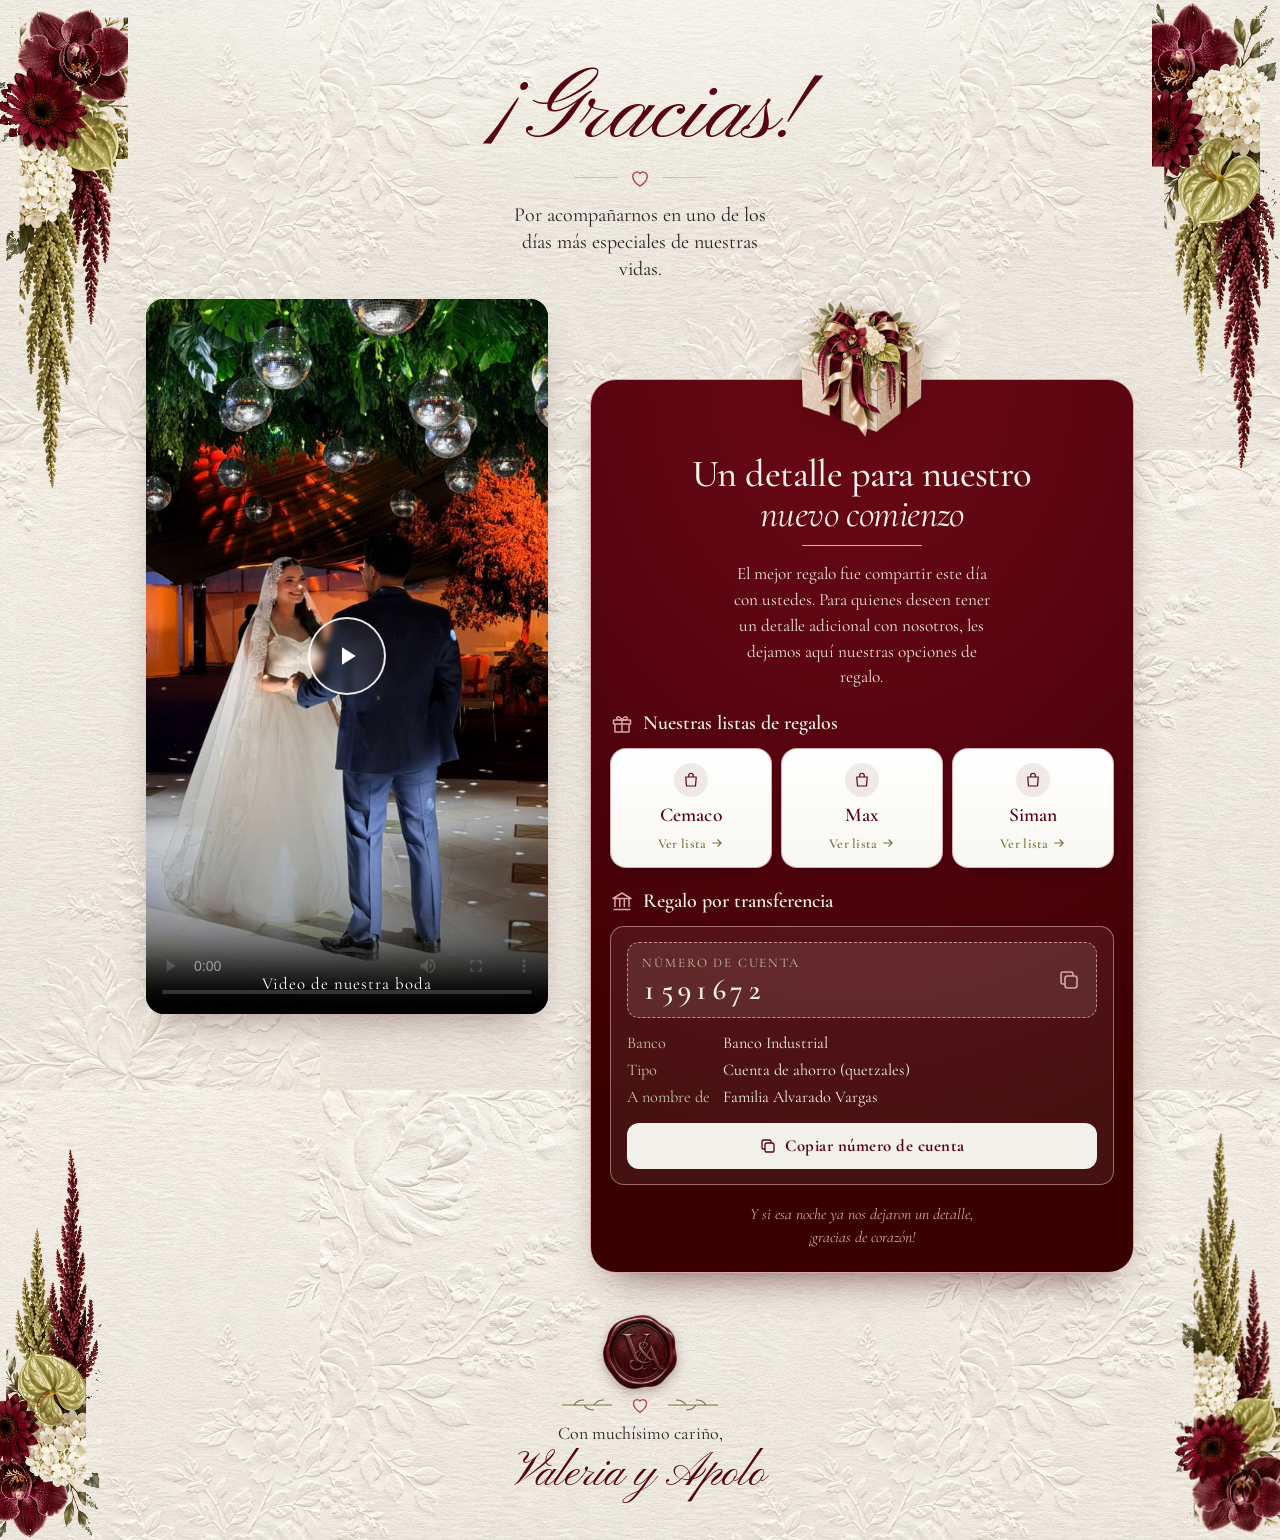
<file: gracias.html>
<!DOCTYPE html>
<html lang="es">
<head>
<meta charset="UTF-8">
<meta name="viewport" content="width=device-width, initial-scale=1, viewport-fit=cover">
<title>¡Gracias! · Valeria &amp; Apolo</title>
<meta name="description" content="Gracias por acompañarnos el 7 de noviembre. Aquí está el video de nuestra boda.">
<meta name="theme-color" content="#F1F0EA">

<meta property="og:type"        content="website">
<meta property="og:url"         content="https://valeria-y-apolo.vercel.app/gracias.html">
<meta property="og:title"       content="¡Gracias! · Valeria &amp; Apolo">
<meta property="og:description" content="Gracias por acompañarnos en uno de los días más especiales de nuestras vidas. Aquí está el video de la noche.">
<meta property="og:image"       content="https://valeria-y-apolo.vercel.app/gracias-poster.jpg">
<meta property="og:image:width"  content="1200">
<meta property="og:image:height" content="900">
<meta name="twitter:card"        content="summary_large_image">
<meta name="twitter:image"       content="https://valeria-y-apolo.vercel.app/gracias-poster.jpg">

<link rel="icon" type="image/png" href="logo-va.png">
<link rel="preconnect" href="https://fonts.googleapis.com">
<link rel="preconnect" href="https://fonts.gstatic.com" crossorigin>
<link href="https://fonts.googleapis.com/css2?family=Pinyon+Script&family=Cormorant+Garamond:ital,wght@0,400;0,500;0,600;1,400;1,500&display=swap" rel="stylesheet">
<style>
/* ============================================================
   Página de gracias · Valeria & Apolo

   Llega por WhatsApp después de la boda. Lleva el video de la noche
   y, con cuidado, las mesas de regalos y la cuenta. Con ?i=<token>
   saluda por nombre; con ?r=1 (quien ya nos dio regalo) no muestra
   la tarjeta de regalos, solo el agradecimiento.
============================================================ */
:root {
  /* La misma paleta de la invitación (index.html) */
  --cream: #F1F0EA;
  --cream-2: #F8F7F2;
  --ink: #2B1F22;
  --ink-soft: #6E5F62;
  --wine: #580410;
  --wine-dark: #390000;
  --wine-soft: #6B0915;
  --rose: #B8455E;
  --rose-powder: #D9A7AC;
  --olive: #75763E;
  --olive-dark: #5C5C2F;
  --sage: #C4C5A0;
  --script: 'Pinyon Script', cursive;
  --serif: 'Cormorant Garamond', Georgia, serif;
}
* { box-sizing: border-box; }
html { -webkit-text-size-adjust: 100%; }
body {
  margin: 0; min-height: 100vh;
  background:
    radial-gradient(1200px 600px at 50% -10%, rgba(255,255,255,0.7) 0%, transparent 60%),
    url("Textura%20papel.png") center / 640px repeat,
    var(--cream);
  color: var(--ink);
  font-family: var(--serif);
  font-size: 18px; line-height: 1.5;
  overflow-x: hidden;
}

/* --- las mismas flores de la invitación, en las esquinas --- */
.flores { position: absolute; inset: 0; pointer-events: none; z-index: 0; overflow: hidden; }
.flor { position: absolute; width: clamp(74px, 21vw, 132px); height: auto; }
.flor.tl { top: -6px; left: -4px; }
.flor.tr { top: -6px; right: -4px; }
.flor.bl { bottom: -6px; left: -4px; transform: rotate(180deg) scaleX(-1); width: clamp(60px, 17vw, 110px); }
.flor.br { bottom: -6px; right: -4px; transform: rotate(180deg) scaleX(-1); width: clamp(60px, 17vw, 110px); }
.pagina { position: relative; min-height: 100vh; }

main {
  position: relative; z-index: 1;
  max-width: 560px; margin: 0 auto;
  padding: max(2.2rem, env(safe-area-inset-top)) 16px calc(2.5rem + env(safe-area-inset-bottom));
  text-align: center;
}

.hola { font-size: 1.05rem; letter-spacing: 0.08em; color: var(--olive); margin: 0 0 0.2rem; min-height: 1.5em; }
h1 {
  font-family: var(--script); font-weight: 400;
  font-size: clamp(4.2rem, 19vw, 6.2rem); line-height: 1; margin: 0.1rem 0 0;
  color: var(--wine);
}
.divisor { display: flex; align-items: center; justify-content: center; gap: 0.7rem; margin: 0.3rem 0 0.9rem; color: var(--rose); }
.divisor::before, .divisor::after { content: ""; width: 44px; height: 1px; background: var(--sage); }
.intro { font-size: 1.25rem; line-height: 1.35; margin: 0 auto 1rem; max-width: 26ch; color: var(--ink); }
.ir-regalo {
  display: inline-flex; align-items: center; gap: 0.45rem; margin: 0 auto 1.4rem;
  padding: 0.5rem 1.1rem; border-radius: 999px; border: 1px solid var(--rose-powder);
  background: var(--cream-2); color: var(--wine); text-decoration: none; font-size: 1.02rem; font-weight: 600;
  box-shadow: 0 6px 14px -10px rgba(57,0,0,0.5);
}
.contenido { display: grid; gap: 0; }
@media (min-width: 860px) {
  main { max-width: 1020px; }
  .contenido { grid-template-columns: minmax(0, 0.85fr) minmax(0, 1.15fr); gap: 2.6rem; align-items: start; }
  .contenido .video { width: 100%; max-height: none; }
  .contenido .regalo { margin-top: 5rem; }
  .contenido.solo-video { grid-template-columns: 1fr; max-width: 420px; margin: 0 auto; }
  .ir-regalo { display: none; }
}

/* --- video --- */
.video {
  position: relative; border-radius: 18px; overflow: hidden;
  background: #111; box-shadow: 0 18px 40px -18px rgba(57, 0, 0, 0.45);
  aspect-ratio: 9 / 16; max-height: 60vh; margin: 0 auto; width: min(100%, calc(60vh * 9 / 16));
}
.video video { width: 100%; height: 100%; object-fit: cover; display: block; }
.video .play {
  position: absolute; inset: 0; display: grid; place-items: center;
  background: linear-gradient(180deg, transparent 55%, rgba(0,0,0,0.45));
  border: 0; cursor: pointer; color: #fff; font: inherit; padding: 0;
}
.video .play span.circ {
  width: 78px; height: 78px; border-radius: 50%; border: 2px solid rgba(255,255,255,0.9);
  display: grid; place-items: center; backdrop-filter: blur(3px); background: rgba(255,255,255,0.08);
  transition: transform 0.2s ease;
}
.video .play:hover span.circ { transform: scale(1.06); }
.video .play .lbl { position: absolute; left: 0; right: 0; bottom: 18px; font-size: 1.05rem; letter-spacing: 0.06em; }
.video.playing .play { display: none; }

/* --- tarjeta de regalos --- */
.regalo { position: relative; margin-top: 5.4rem; }
.bloque { scroll-margin-top: 24px; }
.regalo .icono {
  position: absolute; top: -78px; left: 50%; transform: translateX(-50%);
  width: 132px; z-index: 2; filter: drop-shadow(0 10px 14px rgba(57, 0, 0, 0.35));
}
.regalo .icono img { width: 100%; height: auto; display: block; }
.tarjeta {
  background: radial-gradient(120% 90% at 50% 0%, var(--wine-soft) 0%, var(--wine) 45%, var(--wine-dark) 100%);
  color: var(--cream); border-radius: 26px; border: 1.5px solid var(--rose-powder);
  padding: 4.6rem 1.2rem 1.4rem;
  box-shadow: 0 22px 44px -24px rgba(57, 0, 0, 0.75);
}
.tarjeta h2 { font-weight: 500; font-size: clamp(1.9rem, 8vw, 2.4rem); line-height: 1.05; margin: 0; letter-spacing: -0.015em; }
.tarjeta h2 em { display: block; font-style: italic; font-weight: 400; }
.tarjeta .linea { width: 120px; height: 1px; background: var(--sage); margin: 0.7rem auto 0.9rem; }
.tarjeta p { margin: 0 auto 1.1rem; max-width: 34ch; font-size: 1.08rem; color: #EDE2DF; }


.bloque { text-align: left; margin-top: 1.1rem; }
.bloque h3 {
  display: flex; align-items: center; gap: 0.55rem; margin: 0 0 0.6rem;
  font-size: 1.25rem; font-weight: 600; color: var(--cream);
}
.bloque h3 svg { color: var(--rose-powder); flex: 0 0 auto; }
.bloque h3 small { font-weight: 400; font-size: 0.95rem; color: var(--rose-powder); margin-left: auto; }
.tiendas { display: grid; grid-template-columns: repeat(3, 1fr); gap: 0.6rem; }
.tienda {
  display: grid; place-items: center; gap: 0.25rem; text-align: center;
  min-height: 96px; padding: 0.9rem 0.4rem 0.8rem; border-radius: 16px;
  background: linear-gradient(180deg, #FFFFFF 0%, var(--cream-2) 100%); color: var(--wine); text-decoration: none;
  border: 1px solid rgba(217, 167, 172, 0.9);
  box-shadow: 0 1px 0 rgba(255,255,255,0.9) inset, 0 8px 18px -12px rgba(0,0,0,0.6);
  font-size: 1.22rem; font-weight: 600; letter-spacing: 0.01em;
  -webkit-tap-highlight-color: transparent;
  transition: transform 160ms cubic-bezier(.2,.8,.2,1), box-shadow 160ms ease;
}
.tienda .ic-t { width: 34px; height: 34px; border-radius: 50%; display: grid; place-items: center; background: rgba(88,4,16,0.08); color: var(--wine); }
.tienda small { font-size: 0.85rem; font-weight: 600; color: var(--olive); letter-spacing: 0.02em; }
@media (hover: hover) { .tienda:hover { transform: translateY(-2px); box-shadow: 0 1px 0 #fff inset, 0 14px 22px -12px rgba(0,0,0,0.6); } }
.tienda:active, .copiar:active, .ir-regalo:active, .cuenta-num:active, .barra a:active { transform: scale(0.97); transition: transform 90ms ease-out; }
.banco { background: rgba(241, 240, 234, 0.07); border: 1px solid rgba(217, 167, 172, 0.6); border-radius: 14px; padding: 0.95rem 1rem; }
.banco dl { margin: 0; display: grid; grid-template-columns: auto 1fr; gap: 0.15rem 0.8rem; font-size: 1.02rem; }
.banco dt { color: var(--sage); }
.banco dd { margin: 0; }
.banco .num { font-size: 1.35rem; letter-spacing: 0.06em; font-weight: 600; }
.cuenta-num {
  display: flex; align-items: center; justify-content: space-between; gap: 0.6rem; width: 100%;
  margin: 0 0 0.8rem; padding: 0.7rem 0.9rem; border-radius: 12px; cursor: pointer;
  background: rgba(241, 240, 234, 0.1); border: 1px dashed rgba(217, 167, 172, 0.8); color: var(--cream);
  font: inherit; text-align: left; -webkit-tap-highlight-color: transparent;
}
.cuenta-num .lbl { display: block; font-size: 0.82rem; letter-spacing: 0.14em; text-transform: uppercase; color: var(--sage); }
.cuenta-num .n { display: block; font-size: 1.85rem; font-weight: 600; letter-spacing: 0.08em; line-height: 1.1; font-variant-numeric: tabular-nums; }
.cuenta-num .ic-c { color: var(--rose-powder); flex: 0 0 auto; }
.copiado .cuenta-num, .cuenta-num.ok { border-style: solid; border-color: var(--sage); }
.copiar {
  margin-top: 0.85rem; width: 100%; min-height: 46px; font: inherit; font-size: 1.05rem; cursor: pointer;
  display: inline-flex; align-items: center; justify-content: center; gap: 0.5rem;
  background: var(--cream); color: var(--wine); border: 0; border-radius: 12px; padding: 0.6rem;
  font-weight: 700; letter-spacing: 0.03em; -webkit-tap-highlight-color: transparent;
  transition: background 200ms ease, color 200ms ease;
}
.copiar.ok { background: var(--sage); color: var(--wine-dark); }
.nota-efectivo { margin: 1.1rem auto 0 !important; font-size: 0.98rem !important; font-style: italic; color: var(--rose-powder) !important; }

.gracias-regalo {
  margin: 2.6rem auto 0; max-width: 30ch; font-size: 1.2rem; line-height: 1.4; color: var(--ink);
}
.gracias-regalo .divisor { margin-top: 0; }

footer { margin-top: 2.6rem; }
footer .sello { width: 74px; height: auto; display: block; margin: 0 auto 0.4rem; filter: drop-shadow(0 4px 6px rgba(57,0,0,0.3)); }
footer .rama { color: var(--olive); display: flex; align-items: center; justify-content: center; gap: 0.6rem; }
footer p { margin: 0.4rem 0 0; font-size: 1.12rem; }
footer .firma { font-family: var(--script); font-size: 2.9rem; line-height: 1.1; margin-top: 0.1rem; color: var(--wine); }

.hidden { display: none !important; }

/* --- barra flotante (celular): acceso directo a listas y transferencia --- */
.barra {
  position: fixed; left: 12px; right: 12px; bottom: calc(12px + env(safe-area-inset-bottom)); z-index: 20;
  display: grid; grid-template-columns: 1fr 1fr; gap: 6px; padding: 6px;
  border-radius: 20px;
  background: rgba(88, 4, 16, 0.78);
  -webkit-backdrop-filter: blur(18px) saturate(160%); backdrop-filter: blur(18px) saturate(160%);
  border: 1px solid rgba(255, 255, 255, 0.18);
  box-shadow: 0 18px 36px -16px rgba(57, 0, 0, 0.7);
  transform: translateY(calc(100% + 24px)); opacity: 0;
  transition: transform 380ms cubic-bezier(.2,.9,.25,1), opacity 240ms ease;
}
.barra.visible { transform: none; opacity: 1; }
.barra a {
  display: flex; align-items: center; justify-content: center; gap: 0.45rem; min-height: 48px;
  border-radius: 15px; color: var(--cream); text-decoration: none; font-size: 1.02rem; font-weight: 600;
  -webkit-tap-highlight-color: transparent;
}
.barra a:first-child { background: var(--cream-2); color: var(--wine); }
@media (min-width: 860px) { .barra { display: none; } }
@media (prefers-reduced-motion: reduce) { .barra { transition: opacity 200ms ease; transform: none; } }
@media (prefers-reduced-transparency: reduce) { .barra { background: var(--wine); -webkit-backdrop-filter: none; backdrop-filter: none; } }
main { padding-bottom: calc(6.5rem + env(safe-area-inset-bottom)); }
@media (min-width: 860px) { main { padding-bottom: 2.5rem; } }
@media (prefers-reduced-motion: reduce) { * { transition: none !important; } }
</style>
</head>
<body>

<div class="pagina">
<div class="flores" aria-hidden="true">
  <img class="flor tl" src="gracias-flor-izq.webp" alt="">
  <img class="flor tr" src="gracias-flor-der.webp" alt="">
  <img class="flor bl" src="gracias-flor-der.webp" alt="" loading="lazy">
  <img class="flor br" src="gracias-flor-izq.webp" alt="" loading="lazy">
</div>

<main>
  <p class="hola" id="hola"></p>
  <h1>¡Gracias!</h1>
  <div class="divisor" aria-hidden="true">
    <svg width="22" height="20" viewBox="0 0 24 22" fill="none" stroke="currentColor" stroke-width="1.6"><path d="M12 20s-8-5.2-8-11a4.5 4.5 0 0 1 8-2.8A4.5 4.5 0 0 1 20 9c0 5.8-8 11-8 11z"/></svg>
  </div>
  <p class="intro">Por acompañarnos en uno de los días más especiales de nuestras vidas.</p>
  <a class="ir-regalo" id="ir-regalo" href="#listas">
    <svg width="18" height="18" viewBox="0 0 24 24" fill="none" stroke="currentColor" stroke-width="1.6" stroke-linejoin="round"><rect x="3.5" y="9" width="17" height="4"/><path d="M5 13v8h14v-8M12 9v12"/><path d="M12 9C10 5 6.5 5 6.8 7.3 7 9 12 9 12 9zM12 9c2-4 5.5-4 5.2-1.7C17 9 12 9 12 9z"/></svg>
    Ver opciones de regalo
  </a>

  <div class="contenido" id="contenido">
  <div>
  <div class="video" id="video">
    <video id="vid" src="gracias-video.mp4" poster="gracias-poster-v.jpg" preload="metadata" playsinline controls></video>
    <button class="play" id="play" aria-label="Ver el video de nuestra boda">
      <span class="circ"><svg width="30" height="30" viewBox="0 0 24 24" fill="currentColor"><path d="M8 5v14l11-7z"/></svg></span>
      <span class="lbl">Video de nuestra boda</span>
    </button>
  </div>

  <!-- Solo para quien ya nos dio regalo (?r=1) -->
  <div class="gracias-regalo hidden" id="gracias-regalo">
    <div class="divisor" aria-hidden="true">
      <svg width="22" height="20" viewBox="0 0 24 22" fill="none" stroke="currentColor" stroke-width="1.6"><path d="M12 20s-8-5.2-8-11a4.5 4.5 0 0 1 8-2.8A4.5 4.5 0 0 1 20 9c0 5.8-8 11-8 11z"/></svg>
    </div>
    Gracias también por el lindo detalle que tuvieron con nosotros. Será parte de nuestro nuevo hogar y de los recuerdos que construiremos juntos.
  </div>
  </div>

  <!-- Para todos los demás -->
  <section class="regalo" id="regalo">
    <div class="icono" aria-hidden="true"><img src="regalo-art.webp" alt="" width="132" height="137"></div>
    <div class="tarjeta">
      <h2>Un detalle para nuestro <em>nuevo comienzo</em></h2>
      <div class="linea"></div>
      <p>El mejor regalo fue compartir este día con ustedes. Para quienes deseen tener un detalle adicional con nosotros, les dejamos aquí nuestras opciones de regalo.</p>

      <div class="bloque" id="listas">
        <h3>
          <svg width="24" height="24" viewBox="0 0 24 24" fill="none" stroke="currentColor" stroke-width="1.5" stroke-linejoin="round"><rect x="3.5" y="9" width="17" height="4"/><path d="M5 13v8h14v-8M12 9v12"/><path d="M12 9C10 5 6.5 5 6.8 7.3 7 9 12 9 12 9zM12 9c2-4 5.5-4 5.2-1.7C17 9 12 9 12 9z"/></svg>
          Nuestras listas de regalos
        </h3>
        <div class="tiendas">
          <a class="tienda" href="https://www.cemaco.com/list/BODAALVARADOVARGAS07112026" target="_blank" rel="noopener"><span class="ic-t"><svg width="18" height="18" viewBox="0 0 24 24" fill="none" stroke="currentColor" stroke-width="1.6" stroke-linejoin="round"><path d="M5 8h14l-1 12H6L5 8z"/><path d="M9 8V6a3 3 0 0 1 6 0v2"/></svg></span>Cemaco<small>Ver lista <svg width="14" height="14" viewBox="0 0 24 24" fill="none" stroke="currentColor" stroke-width="2" style="vertical-align:-2px"><path d="M4 12h15M13 6l6 6-6 6"/></svg></small></a>
          <a class="tienda" href="https://www.max.com.gt/bodas-max/bodas/YZGO8B38" target="_blank" rel="noopener"><span class="ic-t"><svg width="18" height="18" viewBox="0 0 24 24" fill="none" stroke="currentColor" stroke-width="1.6" stroke-linejoin="round"><path d="M5 8h14l-1 12H6L5 8z"/><path d="M9 8V6a3 3 0 0 1 6 0v2"/></svg></span>Max<small>Ver lista <svg width="14" height="14" viewBox="0 0 24 24" fill="none" stroke="currentColor" stroke-width="2" style="vertical-align:-2px"><path d="M4 12h15M13 6l6 6-6 6"/></svg></small></a>
          <a class="tienda" href="https://simangiftregistry.web.app/table/20011898" target="_blank" rel="noopener"><span class="ic-t"><svg width="18" height="18" viewBox="0 0 24 24" fill="none" stroke="currentColor" stroke-width="1.6" stroke-linejoin="round"><path d="M5 8h14l-1 12H6L5 8z"/><path d="M9 8V6a3 3 0 0 1 6 0v2"/></svg></span>Siman<small>Ver lista <svg width="14" height="14" viewBox="0 0 24 24" fill="none" stroke="currentColor" stroke-width="2" style="vertical-align:-2px"><path d="M4 12h15M13 6l6 6-6 6"/></svg></small></a>
        </div>
      </div>

      <div class="bloque" id="transferencia">
        <h3>
          <svg width="24" height="24" viewBox="0 0 24 24" fill="none" stroke="currentColor" stroke-width="1.5" stroke-linejoin="round"><path d="M3 9.5 12 4l9 5.5H3z"/><path d="M5 10v8M9.7 10v8M14.3 10v8M19 10v8M3.5 20.5h17"/></svg>
          Regalo por transferencia
        </h3>
        <div class="banco">
          <button class="cuenta-num" id="cuenta-num" aria-label="Copiar número de cuenta 1591672">
            <span><span class="lbl">Número de cuenta</span><span class="n">1591672</span></span>
            <svg class="ic-c" width="24" height="24" viewBox="0 0 24 24" fill="none" stroke="currentColor" stroke-width="1.6"><rect x="8" y="8" width="12" height="12" rx="2.5"/><path d="M16 8V6a2 2 0 0 0-2-2H6a2 2 0 0 0-2 2v8a2 2 0 0 0 2 2h2"/></svg>
          </button>
          <dl>
            <dt>Banco</dt><dd>Banco Industrial</dd>
            <dt>Tipo</dt><dd>Cuenta de ahorro (quetzales)</dd>
            <dt>A nombre de</dt><dd>Familia Alvarado Vargas</dd>
          </dl>
          <button class="copiar" id="copiar">
            <svg width="18" height="18" viewBox="0 0 24 24" fill="none" stroke="currentColor" stroke-width="1.8"><rect x="8" y="8" width="12" height="12" rx="2.5"/><path d="M16 8V6a2 2 0 0 0-2-2H6a2 2 0 0 0-2 2v8a2 2 0 0 0 2 2h2"/></svg>
            <span>Copiar número de cuenta</span>
          </button>
        </div>
      </div>

      <p class="nota-efectivo">Y si esa noche ya nos dejaron un detalle, ¡gracias de corazón!</p>
    </div>
  </section>
  </div>

  <footer>
    <img class="sello" src="gracias-sello.webp" alt="" width="74" height="75" loading="lazy">
    <div class="rama" aria-hidden="true">
      <svg width="60" height="14" viewBox="0 0 60 14" fill="none" stroke="currentColor" stroke-width="1.2"><path d="M2 7h50M14 7c3-5 8-5 10-5M24 7c3 5 8 5 10 5M34 7c3-5 8-5 10-5"/></svg>
      <svg width="20" height="18" viewBox="0 0 24 22" fill="none" stroke="#B8455E" stroke-width="1.6"><path d="M12 20s-8-5.2-8-11a4.5 4.5 0 0 1 8-2.8A4.5 4.5 0 0 1 20 9c0 5.8-8 11-8 11z"/></svg>
      <svg width="60" height="14" viewBox="0 0 60 14" fill="none" stroke="currentColor" stroke-width="1.2" style="transform:scaleX(-1)"><path d="M2 7h50M14 7c3-5 8-5 10-5M24 7c3 5 8 5 10 5M34 7c3-5 8-5 10-5"/></svg>
    </div>
    <p>Con muchísimo cariño,</p>
    <div class="firma">Valeria y Apolo</div>
  </footer>
</main>
</div>

<nav class="barra" id="barra" aria-label="Opciones de regalo">
  <a href="#listas">
    <svg width="18" height="18" viewBox="0 0 24 24" fill="none" stroke="currentColor" stroke-width="1.6" stroke-linejoin="round"><path d="M5 8h14l-1 12H6L5 8z"/><path d="M9 8V6a3 3 0 0 1 6 0v2"/></svg>
    Listas de regalos
  </a>
  <a href="#transferencia">
    <svg width="18" height="18" viewBox="0 0 24 24" fill="none" stroke="currentColor" stroke-width="1.6" stroke-linejoin="round"><path d="M3 9.5 12 4l9 5.5H3z"/><path d="M5 10v8M9.7 10v8M14.3 10v8M19 10v8M3.5 20.5h17"/></svg>
    Transferencia
  </a>
</nav>

<script>
(() => {
  const SUPABASE_URL = 'https://elytdndedfxiqfqdnwzx.supabase.co';
  const SUPABASE_KEY = 'sb_publishable_JyZovP1ejwyqf51pT_ArAg_kfOtBvAp';
  const CUENTA = '1591672';
  const qs = new URLSearchParams(location.search);
  const $ = s => document.querySelector(s);

  // Quien ya nos dio regalo ve solo el agradecimiento, sin la tarjeta.
  if (qs.get('r') === '1') {
    $('#regalo').classList.add('hidden');
    $('#ir-regalo').classList.add('hidden');
    $('#contenido').classList.add('solo-video');
    $('#gracias-regalo').classList.remove('hidden');
  }

  // Saludo por nombre. p_registrar=false: no cuenta como apertura de la invitación.
  const token = qs.get('i');
  if (token) {
    fetch(`${SUPABASE_URL}/rest/v1/rpc/abrir_invitacion`, {
      method: 'POST',
      headers: { apikey: SUPABASE_KEY, Authorization: 'Bearer ' + SUPABASE_KEY, 'Content-Type': 'application/json' },
      body: JSON.stringify({ p_token: token, p_registrar: false }),
    })
      .then(r => r.ok ? r.json() : null)
      .then(d => { if (d && d.nombre) $('#hola').textContent = `¡Hola, ${d.nombre}!`; })
      .catch(() => {});
  }

  // Video: el botón grande lo arranca; los controles nativos hacen el resto.
  const vid = $('#vid');
  $('#play').addEventListener('click', () => { $('#video').classList.add('playing'); vid.play().catch(() => {}); });
  vid.addEventListener('play', () => $('#video').classList.add('playing'));

  // Copiar la cuenta: desde el número mismo o desde el botón. La confirmación
  // aparece en el mismo instante en los dos, y vibra donde se pueda.
  const btnCopiar = $('#copiar'), lblCopiar = btnCopiar.querySelector('span'), numero = $('#cuenta-num');
  let tCopia;
  async function copiarCuenta() {
    let ok = true;
    try { await navigator.clipboard.writeText(CUENTA); }
    catch {
      try {
        const t = document.createElement('textarea'); t.value = CUENTA; t.setAttribute('readonly', '');
        t.style.position = 'fixed'; t.style.opacity = '0'; document.body.appendChild(t); t.select();
        ok = document.execCommand('copy'); t.remove();
      } catch { ok = false; }
    }
    lblCopiar.textContent = ok ? '¡Copiado! Pégalo en tu banca' : 'Cuenta: ' + CUENTA;
    btnCopiar.classList.toggle('ok', ok); numero.classList.toggle('ok', ok);
    if (ok && navigator.vibrate) navigator.vibrate(12);
    clearTimeout(tCopia);
    tCopia = setTimeout(() => {
      lblCopiar.textContent = 'Copiar número de cuenta';
      btnCopiar.classList.remove('ok'); numero.classList.remove('ok');
    }, 2200);
  }
  btnCopiar.addEventListener('click', copiarCuenta);
  numero.addEventListener('click', copiarCuenta);

  // Barra flotante: aparece al pasar el encabezado y se esconde cuando las
  // listas o la cuenta ya están en pantalla (no tiene caso taparlas).
  const barra = $('#barra');
  if (qs.get('r') === '1') {
    barra.remove();
  } else {
    let pasoArriba = false;
    const enVista = new Set();
    const pintar = () => barra.classList.toggle('visible', pasoArriba && !enVista.size);
    new IntersectionObserver(([e]) => { pasoArriba = !e.isIntersecting; pintar(); })
      .observe($('#ir-regalo'));
    const io = new IntersectionObserver(es => {
      es.forEach(e => e.isIntersecting ? enVista.add(e.target) : enVista.delete(e.target));
      pintar();
    }, { threshold: 0.35 });
    io.observe($('#listas')); io.observe($('#transferencia'));
  }

  // Los saltos a #listas / #transferencia se deslizan, salvo con movimiento reducido.
  const suave = !matchMedia('(prefers-reduced-motion: reduce)').matches;
  document.querySelectorAll('a[href^="#"]').forEach(a => a.addEventListener('click', e => {
    const destino = document.querySelector(a.getAttribute('href'));
    if (!destino) return;
    e.preventDefault();
    destino.scrollIntoView({ behavior: suave ? 'smooth' : 'auto', block: 'start' });
  }));
})();
</script>
</body>
</html>
</file>
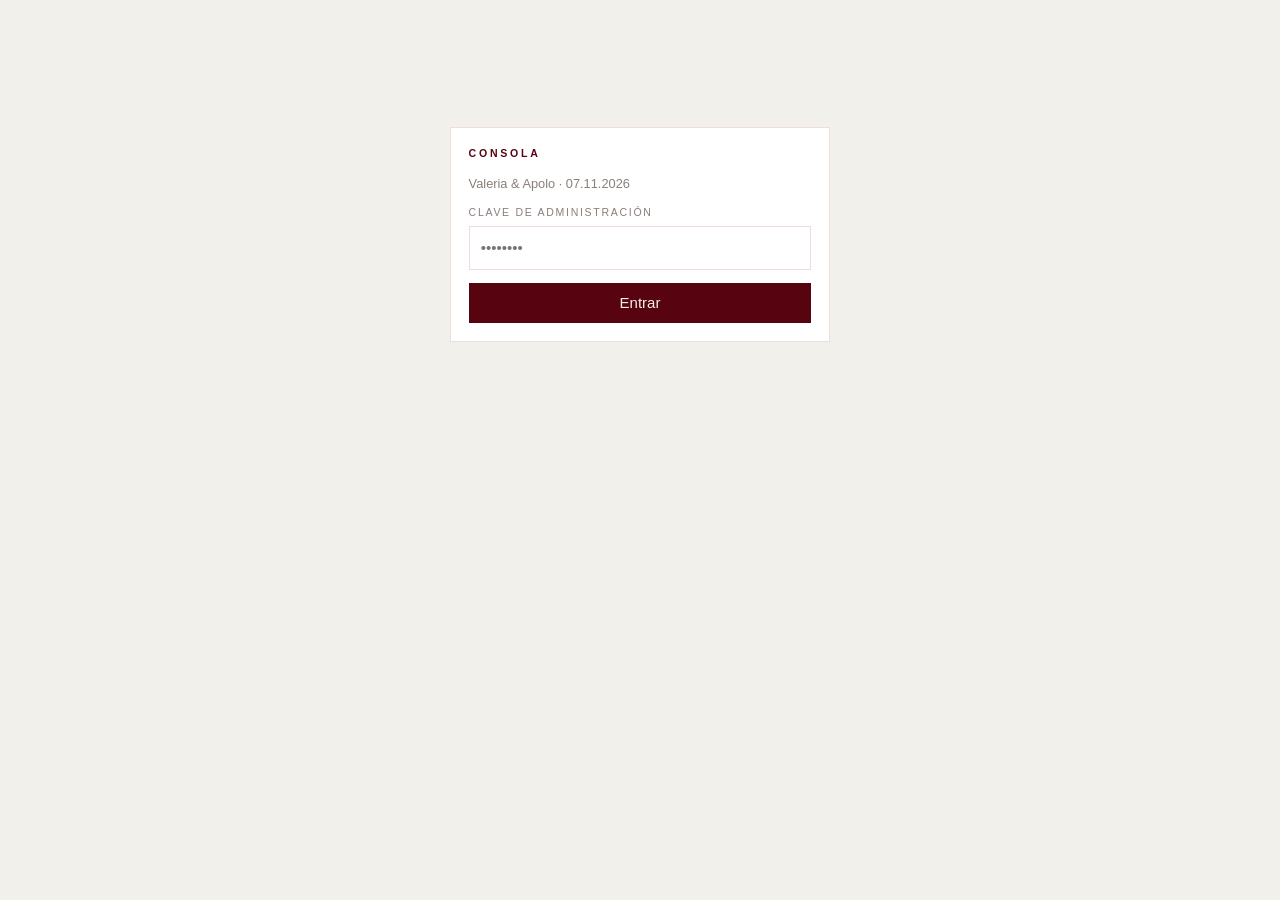
<file: mensajes.html>
<!DOCTYPE html>
<html lang="es">
<head>
<meta charset="UTF-8">
<meta name="viewport" content="width=device-width, initial-scale=1">
<meta name="robots" content="noindex, nofollow">
<title>Mensajes · Consola · Valeria &amp; Apolo</title>
<link rel="stylesheet" href="consola.css">
</head>
<body>

<div id="app" class="hidden">
  <div class="wrap">
    <div class="stats" id="stats"></div>

    <div class="card" style="margin-top:1rem">
      <h2>Mensajes de los invitados <span class="muted" id="cuenta"></span></h2>
      <div class="chips" id="filtros"></div>
      <div class="row" style="margin-bottom:0.7rem">
        <input type="text" id="q" placeholder="Buscar por nombre o texto..." style="max-width:300px">
      </div>
      <div id="lista"></div>
    </div>
  </div>
</div>

<script src="consola-base.js"></script>
<script src="xlsx.js"></script>
<script>
/* ============================================================
   Mensajes de los invitados

   Lo que la gente escribe al confirmar: el recado y la restricción
   alimenticia de cada quien. Antes solo se podía leer entrando al
   panel de la invitación de uno en uno.
============================================================ */

let datos = [];
let filtro = 'mensaje';

const FILTROS = [
  { k: 'mensaje',     label: 'Con mensaje' },
  { k: 'restriccion', label: 'Con restricción' },
  { k: 'confirmados', label: 'Todos los que confirmaron' },
];

const tieneMensaje     = g => !!(g.comentarios && g.comentarios.trim());
const tieneRestriccion = g => !!(g.restricciones && g.restricciones.trim());

function pasaFiltro(g) {
  if (filtro === 'mensaje')     return tieneMensaje(g);
  if (filtro === 'restriccion') return tieneRestriccion(g);
  return g.asistira === true;
}

function visibles() {
  const q = ($('#q').value || '').trim().toLowerCase();
  return datos
    .filter(g => pasaFiltro(g))
    .filter(g => !q
      || (g.nombre || '').toLowerCase().includes(q)
      || (g.comentarios || '').toLowerCase().includes(q)
      || (g.restricciones || '').toLowerCase().includes(q))
    // Lo más reciente primero: es lo que todavía no se ha leído.
    .sort((a, b) => new Date(b.confirmado_en || 0) - new Date(a.confirmado_en || 0));
}

function render() {
  const conf   = datos.filter(g => g.asistira === true);
  const perss  = conf.reduce((a, g) => a + (g.asistentes || 0), 0);
  const conMsj = datos.filter(tieneMensaje).length;
  const conRes = datos.filter(tieneRestriccion).length;

  $('#stats').innerHTML = [
    ['Confirmadas', conf.length], ['Personas', perss],
    ['Con mensaje', conMsj], ['Con restricción', conRes],
  ].map(([l, n]) => `<div class="stat"><div class="n">${n}</div><div class="l">${l}</div></div>`).join('');

  $('#filtros').innerHTML = FILTROS.map(f =>
    `<button class="chip ${filtro === f.k ? 'active' : ''}" data-filtro="${f.k}">${f.label}</button>`
  ).join('');

  const filas = visibles();
  $('#cuenta').textContent = `· ${filas.length}`;

  $('#lista').innerHTML = filas.map(g => `
    <div class="msg">
      <div class="msg-cab">
        <span class="msg-quien">${escapeHtml(g.nombre)}</span>
        <span>${g.confirmado_en ? fecha(g.confirmado_en) : ''}${g.email ? ' · ' + escapeHtml(g.email) : ''}</span>
      </div>
      ${tieneMensaje(g)
        ? `<div class="msg-texto">${escapeHtml(g.comentarios.trim())}</div>`
        : `<div class="msg-texto muted">Confirmó sin dejar mensaje.</div>`}
      ${tieneRestriccion(g)
        ? `<div class="msg-restriccion">Restricción · ${escapeHtml(g.restricciones)}</div>` : ''}
    </div>`).join('')
    || `<p class="muted" style="padding:1rem 0;text-align:center">Todavía no hay nada aquí.</p>`;
}

async function cargar() {
  datos = await rpc('admin_lista_envio', { p_clave: clave });
  render();
}

/* ---------- Export ---------- */
function exportar() {
  const filas = visibles().map(g => [
    g.nombre,
    g.confirmado_en ? fecha(g.confirmado_en) : '',
    g.asistira === true ? (g.asistentes || 0) : '',
    g.comentarios || '',
    g.restricciones || '',
    g.email || '',
  ]);
  const etiqueta = (FILTROS.find(f => f.k === filtro) || {}).label || '';

  descargarExcel('Mensajes · Valeria y Apolo.xlsx', {
    nombre: 'Mensajes',
    titulo: 'Valeria & Apolo · 7 de noviembre de 2026',
    subtitulo: `${etiqueta} · ${filas.length} invitaciones · ${hoyLargo()}`,
    columnas: [
      { titulo: 'Invitación',   ancho: 28 },
      { titulo: 'Confirmó',     ancho: 18 },
      { titulo: 'Vienen',       ancho: 8, centrado: true },
      { titulo: 'Mensaje',      ancho: 60 },
      { titulo: 'Restricción',  ancho: 30 },
      { titulo: 'Correo',       ancho: 26 },
    ],
    filas,
    // Las restricciones van resaltadas: es lo que hay que pasarle al catering.
    resaltar: (fila, i) => i === 4 && !!fila[4],
  });
}

/* ---------- Eventos ---------- */
$('#q').addEventListener('input', render);
$('#filtros').addEventListener('click', e => {
  const b = e.target.closest('[data-filtro]');
  if (!b) return;
  filtro = b.dataset.filtro;
  render();
});

arrancarConsola({
  seccion: 'mensajes',
  acciones: [
    { id: 'btn-refresh', label: 'Actualizar' },
    { id: 'btn-export',  label: 'Excel' },
  ],
  cargar,
});

$('#btn-refresh').addEventListener('click', () => cargar().catch(e => alert(e.message)));
$('#btn-export').addEventListener('click', exportar);
</script>
</body>
</html>
</file>
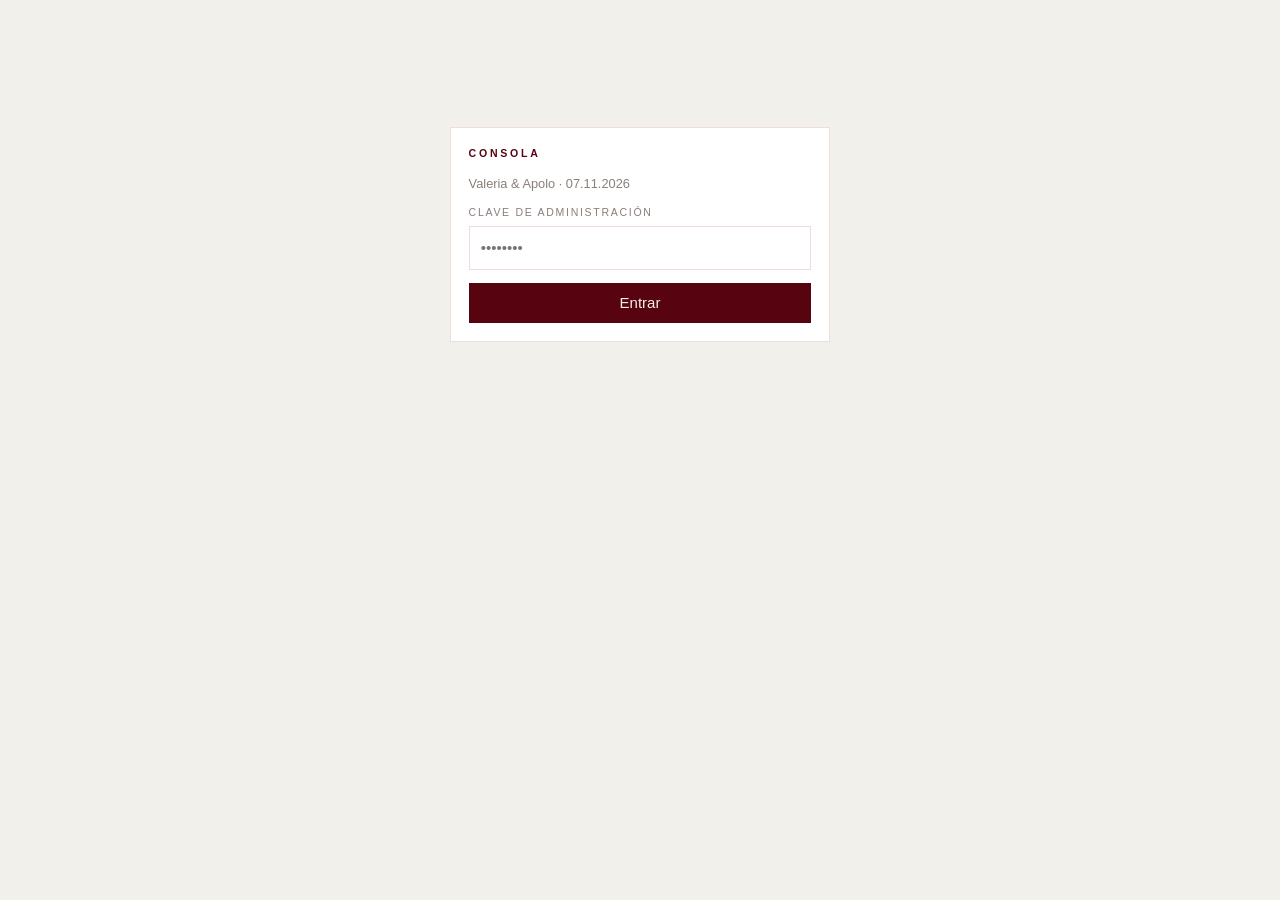
<file: mesas.html>
<!DOCTYPE html>
<html lang="es">
<head>
<meta charset="UTF-8">
<meta name="viewport" content="width=device-width, initial-scale=1">
<meta name="robots" content="noindex, nofollow">
<title>Mesas · Consola · Valeria &amp; Apolo</title>
<link rel="stylesheet" href="consola.css">
</head>
<body>

<div id="app" class="hidden">
  <div class="wrap">
    <div class="stats" id="stats"></div>

    <!-- Solo aparece al tocar una mesa. -->
    <div class="card hidden" id="editor" style="margin-top:1rem">
      <h2>Mesa <span id="ed-num"></span></h2>
      <div class="editor-mesa">
        <div class="row">
          <input type="text" id="ed-nombre" placeholder="Nombre de la mesa (opcional)">
          <input type="number" id="ed-cap" min="1" max="24" title="Lugares">
          <select id="ed-forma" title="Forma" style="width:auto">
            <option value="redonda">Redonda</option>
            <option value="rect_h">Rectangular acostada</option>
            <option value="rect_v">Rectangular parada</option>
          </select>
          <button class="small filled" id="ed-guardar">Guardar</button>
        </div>
        <ul class="lugares" id="ed-lugares"></ul>
        <div class="row">
          <input type="text" id="ed-apartar-nombre" maxlength="80"
                 placeholder="Apartar un lugar para… (nombre)">
          <button class="small" id="ed-apartar">Apartar lugar</button>
        </div>
        <div class="row">
          <span class="muted" style="font-size:0.84rem">Pasar mesa completa a</span>
          <select id="ed-destino" style="width:auto"></select>
          <button class="small" id="ed-pasar">Pasar</button>
        </div>
        <div class="row">
          <button class="small" id="ed-vaciar">Vaciar</button>
          <button class="small" id="ed-borrar">Eliminar mesa</button>
          <button class="small" id="ed-cerrar">Cerrar</button>
        </div>
      </div>
    </div>

    <div class="mesas-layout" style="margin-top:1rem">
      <div class="card pool" id="pool">
        <div class="row vista-pool" style="margin-bottom:0.5rem">
          <button class="small filled" data-vista="sin">Sin lugar</button>
          <button class="small" data-vista="todos">Todos</button>
        </div>
        <h2><span id="pool-titulo">Sin lugar</span> <span class="muted" id="pool-cuenta"></span></h2>
        <p class="hint" id="pool-ayuda">
          Arrastra a una persona —o al nombre de la invitación, para sentarlos
          a todos— hasta una mesa. En el teléfono: tócala y luego toca la mesa.
        </p>
        <div class="row" style="margin-bottom:0.5rem">
          <input type="text" id="q" placeholder="Buscar nombre, grupo o número de mesa...">
        </div>
        <label class="row" style="text-transform:none;letter-spacing:0;font-size:0.8rem;margin-bottom:0.6rem">
          <input type="checkbox" id="solo-conf" style="width:auto;margin-right:0.4rem">
          Solo los que ya confirmaron
        </label>
        <div id="pool-lista"></div>
      </div>

      <div class="card" style="padding:0.6rem">
        <div class="row" style="padding:0.2rem 0.4rem 0.6rem">
          <select id="nueva-forma" style="width:auto" title="Forma de la mesa nueva">
            <option value="redonda">Redonda</option>
            <option value="rect_h">Rectangular acostada</option>
            <option value="rect_v">Rectangular parada</option>
          </select>
          <button class="small filled" id="btn-mesa">+ Agregar mesa</button>
          <button class="small" id="btn-auto"
                  title="Sienta por tipo de invitado a quienes todavía no tienen lugar. No mueve a nadie que ya esté sentado.">Autoacomodar</button>
          <span class="muted" id="salon-info"></span>
          <span class="zoom">
            <button class="small" id="zoom-menos" title="Alejar">−</button>
            <button class="small" id="zoom-ajustar" title="Ver el salón completo">Ajustar</button>
            <button class="small" id="zoom-mas" title="Acercar">+</button>
          </span>
        </div>
        <div class="leyenda" style="padding:0 0.4rem 0.6rem">
          <span><span class="asiento"></span>Confirmado</span>
          <span><span class="asiento sin-confirmar"></span>Sin confirmar</span>
          <span><span class="asiento con-restriccion"></span>Con restricción</span>
          <span><span class="asiento apartado"></span>Apartado (pendiente)</span>
        </div>
        <div class="lienzo" id="lienzo">
          <div class="salon-marco" id="marco">
            <div class="salon" id="salon"></div>
          </div>
        </div>
      </div>
    </div>
  </div>

  <div class="barra-sel hidden" id="barra">
    <span id="barra-texto"></span>
    <div class="row">
      <button class="small" id="btn-quitar">Quitar de la mesa</button>
      <button class="small" id="btn-cancelar">Cancelar</button>
    </div>
  </div>
</div>

<!-- Solo se ve al imprimir: el plano del salón y la lista por mesa. -->
<div id="imprimir"></div>

<script src="consola-base.js"></script>
<script src="xlsx.js"></script>
<script>
/* ============================================================
   Mesas · croquis del salón

   El salón es el del plano (LayoutValeriaApolo.pdf): mesas redondas
   y rectangulares en su lugar, más la tarima, la mesa larga, la
   pista, el bar y el pastel, que no se mueven. Por dentro mide
   siempre lo mismo y se escala entero con el zoom.

   Se sienta POR PERSONA, no por invitación. Es lo que permite
   partir a una familia de seis en dos mesas, que es justo lo que
   siempre termina pasando. A quien todavía no confirma se le
   reserva el lugar igual, con el nombre que ya conocemos.

   Apartados: lugares guardados con un nombre que todavía no se
   sabe a qué invitación corresponde. Ocupan lugar como cualquiera.

   Dos formas de mover gente, porque esto se usa tanto en la
   computadora como en el teléfono:
     · arrastrar y soltar
     · tocar a la persona y luego tocar la mesa
============================================================ */

const SALON_W = 1600;
const SALON_H = 1126;

/* Lo fijo, en fracción del salón, medido sobre el PDF. El texto de cada
   uno se cambia tocándolo y se guarda en la base (etiquetas); txt es solo
   el que se usa mientras no haya otro guardado. La larga frente a la
   tarima va sin nombre: todavía no se sabe si va a ser mesa. */
const ELEMENTOS = [
  { cls: 'tarima', txt: 'Tarima', x: 0.4428, y: 0.0385, w: 0.1162, h: 0.1162 },
  { cls: 'larga',  txt: '',       x: 0.2390, y: 0.1808, w: 0.5221, h: 0.0506 },
  { cls: 'pista',  txt: 'Pista',  x: 0.3599, y: 0.2314, w: 0.2820, h: 0.2818 },
  { cls: 'bar',    txt: 'Bar',    x: 0.4428, y: 0.5580, w: 0.1162, h: 0.1162 },
  { cls: 'pastel', txt: 'Pastel', x: 0.4677, y: 0.7395, w: 0.0759, h: 0.0759 * SALON_W / SALON_H },
];
let etiquetas = {};     // texto guardado de cada elemento fijo, por cls
const textoDe = e => (e.cls in etiquetas ? etiquetas[e.cls] : e.txt);

let mesas = [];
let invitados = [];
let asientos = [];
let apartados = [];

let personas = [];      // todas las personas, aplanadas
let sentados = new Map();   // "INV001#0" → id de mesa

// Lo que está elegido y espera una mesa: "p|INV001|0", "g|INV001" o "a|12".
let sel = null;
let editando = null;    // id de la mesa abierta en el panel
let zoom = null;        // null = ajustado al ancho del lienzo

const K = (inv, idx) => inv + '#' + idx;

/* Iniciales para la ficha del lugar: en 26px no cabe más. Sin el "Sr." ni
   los "de", que no distinguen a nadie. */
function iniciales(nombre) {
  const p = String(nombre || '')
    .replace(/^(sr|sra|srta|dr|dra|lic|licda|ing)\.?\s+/i, '')
    .trim().split(/\s+/)
    .filter(w => w && !/^(de|del|la|las|los|y|&)$/i.test(w));
  if (!p.length) return '?';
  return (p[0][0] + (p[1] ? p[1][0] : '')).toUpperCase();
}

function recalcular() {
  personas = [];
  invitados.forEach(inv => personasDe(inv).forEach(p => personas.push({
    invitado_id: inv.id,
    idx: p.idx,
    nombre: p.nombre,
    restriccion: p.restriccion,
    confirmado: p.confirmado,
    invitacion: inv.nombre,
    grupo: inv.grupo || inv.tipo || '',
  })));
  sentados = new Map(asientos.map(a => [K(a.invitado_id, a.persona_idx), a.mesa_id]));
}

const mesaDe = p => sentados.get(K(p.invitado_id, p.idx));
const ocupantes = id => personas.filter(p => mesaDe(p) === id);
const apartadosDe = id => apartados.filter(a => a.mesa_id === id);
const usados = id => ocupantes(id).length + apartadosDe(id).length;

/* ---------- Geometría de cada mesa ----------
   Devuelve el tamaño de la caja, el del cuerpo y dónde va cada lugar,
   en px del salón. Las rectangulares llevan uno en cada cabecera y el
   resto repartido en los dos lados largos, como en el plano.

   Las medidas salen del PDF: una rectangular de 10 mide 151 × 96 px con
   todo y sillas, y las paradas que van en pareja junto a la pista (4 y 10,
   5 y 11) quedan a 144 px una de otra. Por eso sus lugares son un poco más
   chicos y más juntos que los de las redondas: si no, se enciman. */
const FICHA = 28;        // separación entre lugares, redondas
const FICHA_RECT = 22;   // separación entre lugares, rectangulares

function geometria(m) {
  const cap = m.capacidad;
  if (m.forma === 'rect_h' || m.forma === 'rect_v') {
    const cab = cap >= 4 ? 1 : 0;
    const lados = cap - 2 * cab;
    const arriba = Math.ceil(lados / 2), abajo = lados - arriba;
    const largo = Math.max(arriba, 1) * FICHA_RECT + 4;
    const ancho = 34;
    const lugares = [];
    const fila = (n, y) => {
      for (let i = 0; i < n; i++) lugares.push({ x: (i - (n - 1) / 2) * FICHA_RECT, y });
    };
    fila(arriba, -(ancho / 2 + 12));
    if (cab) lugares.push({ x: largo / 2 + 12, y: 0 });
    fila(abajo, ancho / 2 + 12);
    if (cab) lugares.push({ x: -(largo / 2 + 12), y: 0 });
    const vertical = m.forma === 'rect_v';
    const w = largo + 2 * 24, h = ancho + 2 * 24;
    return {
      w: vertical ? h : w, h: vertical ? w : h,
      cw: vertical ? ancho : largo, ch: vertical ? largo : ancho,
      lugares: vertical ? lugares.map(l => ({ x: l.y, y: l.x })) : lugares,
    };
  }
  const radio = Math.max(48, Math.round(cap * FICHA / (2 * Math.PI)) + 2);
  const caja = (radio + 16) * 2;
  const lugares = Array.from({ length: cap }, (_, i) => {
    const ang = -Math.PI / 2 + i * 2 * Math.PI / cap;
    return { x: radio * Math.cos(ang), y: radio * Math.sin(ang) };
  });
  return { w: caja, h: caja, cw: (radio - 17) * 2, ch: (radio - 17) * 2, lugares };
}

/* ---------- Render ---------- */
function render() {
  recalcular();
  renderStats();
  renderPool();
  renderSalon();
  renderBarra();
  renderEditor();
}

function renderStats() {
  const total    = personas.length;
  const conLugar = personas.filter(p => mesaDe(p) != null).length;
  const lugares  = mesas.reduce((a, m) => a + m.capacidad, 0);
  $('#stats').innerHTML = [
    ['Mesas', mesas.length],
    ['Lugares', lugares],
    ['Sentados', conLugar],
    ['Apartados', apartados.length],
    ['Sin lugar', total - conLugar],
    ['Libres', Math.max(lugares - conLugar - apartados.length, 0)],
  ].map(([l, n]) => `<div class="stat"><div class="n">${n}</div><div class="l">${l}</div></div>`).join('');

  $('#salon-info').textContent = mesas.length
    ? 'Toca una mesa para ver quién va. Arrástrala por el centro para moverla.'
    : 'Todavía no hay mesas.';
}

/* Dos vistas: "Sin lugar" (lo de siempre, para ir sentando) y "Todos",
   el listado completo con la mesa de cada quien, para encontrar a alguien
   y moverlo. En "Todos" se busca también por número de mesa. */
let vistaPool = 'sin';

function renderPool() {
  const q = ($('#q').value || '').trim().toLowerCase();
  const soloConf = $('#solo-conf').checked;
  const todos = vistaPool === 'todos';
  const qMesa = /^\d+$/.test(q) ? +q : null;

  $$('.vista-pool [data-vista]').forEach(b => b.classList.toggle('filled', b.dataset.vista === vistaPool));
  $('#pool-titulo').textContent = todos ? 'Todos' : 'Sin lugar';
  $('#pool-ayuda').textContent = todos
    ? 'Busca a quien sea y arrástralo —o tócalo y luego toca la mesa— para moverlo. El nombre de la invitación mueve a todos los suyos juntos. Toca el número de mesa para abrirla.'
    : 'Arrastra a una persona —o al nombre de la invitación, para sentarlos a todos— hasta una mesa. En el teléfono: tócala y luego toca la mesa.';

  const grupos = invitados.map(inv => {
    const suyas = personas.filter(p => p.invitado_id === inv.id);
    const libres = suyas.filter(p => mesaDe(p) == null);
    return { inv, suyas, libres, ver: todos ? suyas : libres };
  }).filter(g => g.ver.length)
    .filter(g => !soloConf || g.inv.asistira === true)
    .filter(g => !q
      || (qMesa != null && g.suyas.some(p => mesaDe(p) === qMesa))
      || (g.inv.nombre || '').toLowerCase().includes(q)
      || (g.inv.grupo || '').toLowerCase().includes(q)
      || g.ver.some(p => p.nombre.toLowerCase().includes(q)));

  const cuenta = grupos.reduce((a, g) => a + g.ver.length, 0);
  $('#pool-cuenta').textContent = `· ${cuenta} persona${cuenta === 1 ? '' : 's'}`;

  const insignia = id => id == null
    ? `<span class="en-mesa sin">sin lugar</span>`
    : `<span class="en-mesa" data-ver-mesa="${id}" title="Abrir la mesa ${id}">Mesa ${id}</span>`;

  const html = grupos.map(g => {
    const tokGrupo = `g|${g.inv.id}`;
    const pend = g.inv.asistira === true ? '' : ' · sin confirmar';
    const mesasSuyas = [...new Set(g.suyas.map(mesaDe).filter(x => x != null))].sort((a, b) => a - b);
    const meta = todos
      ? (mesasSuyas.length ? mesasSuyas.map(insignia).join(' ') : insignia(null)) + `<span class="grupo-meta">${pend}</span>`
      : `<span class="grupo-meta">${g.libres.length}/${g.suyas.length}${pend}</span>`;
    return `
      <div class="grupo">
        <div class="grupo-cab">
          <span class="persona grupo-nombre ${sel === tokGrupo ? 'elegida' : ''}"
                draggable="true" data-persona="${tokGrupo}"
                title="${todos ? 'Mover' : 'Sentar'} a toda la invitación">${escapeHtml(g.inv.nombre)}</span>
          <span>${meta}</span>
        </div>
        ${g.inv.grupo ? `<div class="grupo-meta">${escapeHtml(g.inv.grupo)}</div>` : ''}
        <div class="grupo-gente">
          ${g.ver.map(p => {
            const tok = `p|${p.invitado_id}|${p.idx}`;
            const m = mesaDe(p);
            // En "Todos" cada persona dice su mesa solo si la invitación está repartida.
            const suMesa = todos && mesasSuyas.length > 1 ? ` · ${m != null ? 'M' + m : 'sin lugar'}` : '';
            return `<span class="persona ${p.confirmado ? '' : 'sin-confirmar'} ${sel === tok ? 'elegida' : ''}"
                          draggable="true" data-persona="${tok}"
                          title="${escapeHtml(p.nombre)}${m != null ? ' · mesa ' + m : ''}${p.restriccion ? ' · ' + escapeHtml(p.restriccion) : ''}"
                    >${escapeHtml(p.nombre)}${suMesa}</span>`;
          }).join('')}
        </div>
      </div>`;
  }).join('');

  // En "Todos" también salen los apartados, que se buscan y se mueven igual.
  const aps = !todos ? [] : apartados
    .filter(a => !q || a.nombre.toLowerCase().includes(q) || (qMesa != null && a.mesa_id === qMesa))
    .sort((a, b) => a.mesa_id - b.mesa_id);
  const htmlAps = aps.length ? `
    <div class="grupo">
      <div class="grupo-cab"><span class="grupo-nombre">Apartados (pendientes)</span></div>
      <div class="grupo-gente">${aps.map(a => {
        const tok = `a|${a.id}`;
        return `<span class="persona sin-confirmar ${sel === tok ? 'elegida' : ''}" draggable="true" data-persona="${tok}"
                      title="${escapeHtml(a.nombre)} · apartado en la mesa ${a.mesa_id}">${escapeHtml(a.nombre)} · M${a.mesa_id}</span>`;
      }).join('')}</div>
    </div>` : '';

  $('#pool-lista').innerHTML = (html + htmlAps)
    || `<p class="muted" style="padding:0.8rem 0">${todos ? 'Nadie con ese nombre.' : 'Ya todos tienen lugar.'}</p>`;
}

function renderSalon() {
  $('#salon').innerHTML = htmlSalon();
  aplicarZoom();
}

/* El salón como HTML. Para imprimir va "limpio": sin la persona elegida
   ni la mesa abierta, que solo tienen sentido en pantalla. */
function htmlSalon(limpio = false) {
  const elegido = limpio ? null : sel;
  const abierta = limpio ? null : editando;
  const fijos = ELEMENTOS.map(e => `
    <div class="elemento ${e.cls}" data-elemento="${e.cls}"
         title="${limpio ? '' : 'Toca para cambiar el texto'}"
         style="left:${e.x * 100}%;top:${e.y * 100}%;width:${e.w * 100}%;height:${e.h * 100}%"
    >${escapeHtml(textoDe(e))}</div>`).join('');

  const html = mesas.map(m => {
    const g = geometria(m);
    const gente = ocupantes(m.id);
    const aps = apartadosDe(m.id);
    const llena = gente.length + aps.length >= m.capacidad;

    const fichas = g.lugares.map((l, i) => {
      const pos = `left:${(g.w / 2 + l.x).toFixed(1)}px;top:${(g.h / 2 + l.y).toFixed(1)}px`;
      const p = gente[i];
      if (p) {
        const tok = `p|${p.invitado_id}|${p.idx}`;
        const cls = [
          'asiento',
          p.restriccion ? 'con-restriccion' : '',
          p.confirmado ? '' : 'sin-confirmar',
          elegido === tok ? 'elegida' : '',
        ].filter(Boolean).join(' ');
        return `<div class="${cls}" style="${pos}" draggable="true" data-persona="${tok}"
                     title="${escapeHtml(p.nombre)} · ${escapeHtml(p.invitacion)}${p.restriccion ? ' · ' + escapeHtml(p.restriccion) : ''}"
                >${escapeHtml(iniciales(p.nombre))}</div>`;
      }
      const a = aps[i - gente.length];
      if (a) {
        const tok = `a|${a.id}`;
        return `<div class="asiento apartado ${elegido === tok ? 'elegida' : ''}" style="${pos}"
                     draggable="true" data-persona="${tok}"
                     title="${escapeHtml(a.nombre)} · apartado, pendiente"
                >${escapeHtml(iniciales(a.nombre))}</div>`;
      }
      return `<div class="asiento libre" style="${pos}"></div>`;
    }).join('');

    return `
      <div class="mesa ${m.forma} ${llena ? 'llena' : ''} ${abierta === m.id ? 'abierta' : ''}"
           data-mesa="${m.id}"
           style="left:${(m.pos_x * 100).toFixed(2)}%;top:${(m.pos_y * 100).toFixed(2)}%;--w:${g.w}px;--h:${g.h}px;--cw:${g.cw}px;--ch:${g.ch}px"
           title="${m.nombre ? escapeHtml(m.nombre) : 'Mesa ' + m.id}">
        <div class="mesa-cuerpo">
          <div class="mesa-num">${m.id}</div>
          <div class="mesa-cuenta">${gente.length + aps.length}/${m.capacidad}</div>
        </div>
        ${fichas}
      </div>`;
  }).join('');

  return fijos + html;
}

/* ---------- Zoom ----------
   Ajustado, el salón entra completo a lo ancho. En el teléfono eso lo deja
   ilegible, así que ahí no baja de la mitad y se recorre con scroll. */
function zoomAjustado() {
  const ajuste = ($('#lienzo').clientWidth - 2) / SALON_W;
  return ajuste < 0.3 ? 0.5 : ajuste;
}

function aplicarZoom() {
  const z = zoom ?? zoomAjustado();
  $('#salon').style.transform = `scale(${z})`;
  $('#marco').style.width  = (SALON_W * z) + 'px';
  $('#marco').style.height = (SALON_H * z) + 'px';
}

function cambiarZoom(f) {
  const z = (zoom ?? zoomAjustado()) * f;
  zoom = Math.min(2, Math.max(0.2, z));
  aplicarZoom();
}

function renderBarra() {
  const barra = $('#barra');
  barra.classList.toggle('hidden', !sel);
  if (!sel) return;

  const p = sel.split('|');
  let texto, sentada = false, quitar = 'Quitar de la mesa';
  if (p[0] === 'g') {
    const inv = invitados.find(x => x.id === p[1]);
    sentada = personas.some(x => x.invitado_id === p[1] && mesaDe(x) != null);
    texto = `${inv ? inv.nombre : ''} · toca una mesa para ${sentada ? 'mover' : 'sentar'} a toda la invitación`;
  } else if (p[0] === 'a') {
    const a = apartados.find(x => x.id === +p[1]);
    texto = `${a ? a.nombre : ''} (apartado) · toca otra mesa para pasarle el lugar`;
    sentada = true;
    quitar = 'Quitar apartado';
  } else {
    const per = personas.find(x => x.invitado_id === p[1] && x.idx === +p[2]);
    texto = `${per ? per.nombre : ''} · toca una mesa para darle lugar`;
    sentada = per ? mesaDe(per) != null : false;
  }
  $('#barra-texto').textContent = texto;
  $('#btn-quitar').textContent = quitar;
  $('#btn-quitar').classList.toggle('hidden', !sentada);
}

function renderEditor() {
  const card = $('#editor');
  const m = mesas.find(x => x.id === editando);
  card.classList.toggle('hidden', !m);
  if (!m) return;
  $('#ed-num').textContent = m.id + (m.nombre ? ' · ' + m.nombre : '')
    + ` · ${usados(m.id)}/${m.capacidad}`;
  // No pisar lo que se esté escribiendo cuando otro cambio vuelve a pintar.
  if (document.activeElement !== $('#ed-nombre')) $('#ed-nombre').value = m.nombre || '';
  if (document.activeElement !== $('#ed-cap')) $('#ed-cap').value = m.capacidad;
  $('#ed-forma').value = m.forma || 'redonda';

  const gente = ocupantes(m.id).map(p => `
    <li>
      <span class="quien">${escapeHtml(p.nombre)}
        <span class="de">${escapeHtml(p.invitacion)}${p.confirmado ? '' : ' · sin confirmar'}${p.restriccion ? ' · ' + escapeHtml(p.restriccion) : ''}</span>
      </span>
      <button class="small" data-quitar="p|${p.invitado_id}|${p.idx}">Quitar</button>
    </li>`);
  const aps = apartadosDe(m.id).map(a => `
    <li>
      <span class="quien pend">${escapeHtml(a.nombre)}
        <span class="de">Apartado · pendiente de invitación</span>
      </span>
      <button class="small" data-quitar="a|${a.id}">Quitar</button>
    </li>`);
  const filas = [...gente, ...aps]
    .map((li, i) => li.replace('<li>', `<li><span class="n">${i + 1}</span>`));
  $('#ed-lugares').innerHTML = filas.join('')
    || `<li class="muted">Nadie todavía.</li>`;

  const antes = $('#ed-destino').value;
  $('#ed-destino').innerHTML = mesas.filter(x => x.id !== m.id).map(x => {
    const n = usados(x.id);
    return `<option value="${x.id}">Mesa ${x.id}${x.nombre ? ' · ' + escapeHtml(x.nombre) : ''} · ${n ? n + '/' + x.capacidad : 'vacía'}</option>`;
  }).join('');
  if (antes && +antes !== m.id) $('#ed-destino').value = antes;
}

/* ---------- Guardar ---------- */
async function cargar() {
  const d = await rpc('admin_mesas_datos', { p_clave: clave });
  mesas = d.mesas || [];
  invitados = d.invitados || [];
  asientos = d.asientos || [];
  apartados = d.apartados || [];
  // Si la base todavía no tiene la 017, se quedan los textos por defecto.
  etiquetas = await rpc('admin_salon_etiqueta', { p_clave: clave }).catch(() => ({})) || {};
  render();
}

async function editarElemento(cls) {
  const e = ELEMENTOS.find(x => x.cls === cls);
  if (!e) return;
  const nuevo = prompt('Texto para este espacio del salón (vacío = sin nombre):', textoDe(e));
  if (nuevo === null) return;
  try {
    etiquetas = await rpc('admin_salon_etiqueta', {
      p_clave: clave, p_elemento: cls, p_texto: nuevo.trim().slice(0, 40),
    });
    render();
  } catch (err) { alert(err.message); }
}

/* Cada movimiento se guarda al momento. No hay botón de guardar: armar el
   salón son cientos de movimientos pequeños y nadie se acuerda de apretarlo. */
async function sentar(invId, idx, mesaId) {
  try {
    await rpc('admin_sentar', {
      p_clave: clave, p_invitado_id: invId, p_persona_idx: idx, p_mesa_id: mesaId,
    });
    asientos = asientos.filter(a => !(a.invitado_id === invId && a.persona_idx === idx));
    if (mesaId != null) asientos.push({ invitado_id: invId, persona_idx: idx, mesa_id: mesaId });
    render();
  } catch (e) { alert(e.message); }
}

async function sentarGrupo(invId, mesaId) {
  try {
    const r = await rpc('admin_sentar_grupo', {
      p_clave: clave, p_invitado_id: invId, p_mesa_id: mesaId,
    });
    if (r && r.faltaron > 0) {
      alert(`La mesa se llenó: ${r.faltaron} persona${r.faltaron === 1 ? '' : 's'} de esa invitación quedaron sin lugar.`);
    }
    await cargar();
  } catch (e) { alert(e.message); }
}

/* Mover a toda una invitación que ya tiene lugar: se revisa antes que
   quepan todos en la mesa nueva, para no levantarlos y dejarlos a medias. */
async function moverGrupo(invId, mesaId) {
  const suyas = personas.filter(p => p.invitado_id === invId);
  const m = mesas.find(x => x.id === mesaId);
  const faltan = suyas.filter(p => mesaDe(p) !== mesaId).length;
  if (!m || !faltan) return;
  const libres = m.capacidad - usados(mesaId);
  if (faltan > libres) {
    return alert(`En la mesa ${mesaId} quedan ${libres} lugar${libres === 1 ? '' : 'es'} y esta invitación necesita ${faltan}.`);
  }
  try {
    await rpc('admin_levantar_grupo', { p_clave: clave, p_invitado_id: invId });
    await rpc('admin_sentar_grupo', { p_clave: clave, p_invitado_id: invId, p_mesa_id: mesaId });
  } catch (e) { alert(e.message); }
  await cargar();
}

async function levantarGrupo(invId) {
  try {
    await rpc('admin_levantar_grupo', { p_clave: clave, p_invitado_id: invId });
    await cargar();
  } catch (e) { alert(e.message); }
}

async function apartar(mesaId, nombre) {
  const a = await rpc('admin_apartar', { p_clave: clave, p_mesa_id: mesaId, p_nombre: nombre });
  apartados.push(a);
  render();
}

async function quitarApartado(id, preguntar = true) {
  const a = apartados.find(x => x.id === id);
  if (!a) return;
  if (preguntar && !confirm(`¿Quitar el lugar apartado para ${a.nombre}?`)) return;
  try {
    await rpc('admin_apartado_borrar', { p_clave: clave, p_id: id });
    apartados = apartados.filter(x => x.id !== id);
    render();
  } catch (e) { alert(e.message); }
}

/* Un apartado no tiene invitación detrás: pasarlo a otra mesa es apartar
   allá con el mismo nombre y soltar el de acá. */
async function moverApartado(id, mesaId) {
  const a = apartados.find(x => x.id === id);
  if (!a || a.mesa_id === mesaId) return;
  try {
    await apartar(mesaId, a.nombre);
    await quitarApartado(id, false);
  } catch (e) { alert(e.message); }
}

async function moverMesa(id, x, y) {
  try {
    await rpc('admin_mesa_guardar', { p_clave: clave, p_id: id, p_pos_x: x, p_pos_y: y });
    const m = mesas.find(v => v.id === id);
    if (m) { m.pos_x = x; m.pos_y = y; }
  } catch (e) { alert(e.message); cargar(); }
}

async function agregarMesa() {
  // Abajo, en el espacio libre junto al pastel, en fila para que no se apilen.
  const n = mesas.length;
  const x = 0.06 + (n % 10) * 0.098;
  const y = 0.93;
  try {
    const m = await rpc('admin_mesa_guardar', {
      p_clave: clave, p_pos_x: x, p_pos_y: y, p_forma: $('#nueva-forma').value,
    });
    mesas.push(m);
    editando = m.id;
    render();
  } catch (e) { alert(e.message); }
}

/* ---------- Autoacomodar ----------
   Sienta de un jalón a quienes todavía no tienen lugar, juntando por tipo
   de invitado: familia de la novia con familia de la novia, cortejo con
   cortejo, amigos del papá con amigos del papá. A nadie que ya esté
   sentado se le mueve, ni se tocan los apartados: solo se llenan huecos.
   Respeta "Solo los que ya confirmaron".

   Por cada invitación busca, en este orden:
     1. una mesa de su mismo grupo donde quepa entera
     2. una mesa vacía
     3. cualquier mesa donde quepa entera
     4. si no cabe junta en ninguna, se parte entre las que tengan lugar,
        primero las de su grupo
   Los grupos grandes van primero, para que les toquen mesas enteras. */
const grupoDe = inv => inv.tipo === 'cortejo' ? 'Cortejo' : (inv.grupo || inv.tipo || 'Otros');

function planAutoacomodo() {
  const soloConf = $('#solo-conf').checked;
  const libres = new Map(mesas.map(m => [m.id, m.capacidad - usados(m.id)]));
  const gruposEn = new Map(mesas.map(m => [m.id, new Set(ocupantes(m.id).map(p =>
    grupoDe(invitados.find(i => i.id === p.invitado_id) || {})))]));

  const porGrupo = new Map();
  invitados
    .filter(inv => !soloConf || inv.asistira === true)
    .forEach(inv => {
      const sueltas = personas.filter(p => p.invitado_id === inv.id && mesaDe(p) == null);
      if (!sueltas.length) return;
      const g = grupoDe(inv);
      if (!porGrupo.has(g)) porGrupo.set(g, []);
      porGrupo.get(g).push({ inv, sueltas });
    });

  const grupos = [...porGrupo.entries()]
    .map(([g, invs]) => ({ g, invs: invs.sort((a, b) => b.sueltas.length - a.sueltas.length) }))
    .sort((a, b) => b.invs.reduce((s, x) => s + x.sueltas.length, 0) - a.invs.reduce((s, x) => s + x.sueltas.length, 0));

  const ids = mesas.map(m => m.id).sort((a, b) => a - b);
  const plan = [];   // { mesaId, gente: [persona] }
  let sinLugar = 0;

  const sentarEn = (id, gente, g) => {
    plan.push({ mesaId: id, gente });
    libres.set(id, libres.get(id) - gente.length);
    gruposEn.get(id).add(g);
  };

  for (const { g, invs } of grupos) {
    for (const { sueltas } of invs) {
      const n = sueltas.length;
      const suya  = ids.find(id => libres.get(id) >= n && gruposEn.get(id).has(g));
      const vacia = ids.find(id => libres.get(id) >= n && !gruposEn.get(id).size && usados(id) === 0);
      const otra  = ids.find(id => libres.get(id) >= n);
      const destino = suya ?? vacia ?? otra;
      if (destino != null) { sentarEn(destino, sueltas, g); continue; }

      // No cabe junta en ninguna: se reparte, primero en mesas de su grupo.
      let resto = [...sueltas];
      const orden = [...ids].sort((a, b) => (gruposEn.get(b).has(g) ? 1 : 0) - (gruposEn.get(a).has(g) ? 1 : 0));
      for (const id of orden) {
        if (!resto.length) break;
        const k = Math.min(libres.get(id), resto.length);
        if (k > 0) { sentarEn(id, resto.slice(0, k), g); resto = resto.slice(k); }
      }
      sinLugar += resto.length;
    }
  }
  return { plan, sinLugar };
}

async function autoacomodar() {
  const { plan, sinLugar } = planAutoacomodo();
  const personasPlan = plan.reduce((s, x) => s + x.gente.length, 0);
  if (!personasPlan) return alert('No hay a quién acomodar: o ya todos tienen lugar o no queda espacio en las mesas.');
  const mesasUsadas = new Set(plan.map(x => x.mesaId)).size;
  const soloConf = $('#solo-conf').checked;
  if (!confirm(`Se van a sentar ${personasPlan} persona${personasPlan === 1 ? '' : 's'}`
    + `${soloConf ? ' (solo confirmados)' : ''} en ${mesasUsadas} mesa${mesasUsadas === 1 ? '' : 's'}, juntando por tipo de invitado.`
    + ` A quien ya tiene lugar no se le mueve.`
    + (sinLugar ? `\n\n${sinLugar} no caben: faltan lugares.` : '')
    + '\n\n¿Seguir?')) return;

  const boton = $('#btn-auto');
  boton.disabled = true;
  let hechos = 0;
  const errores = [];
  for (const { mesaId, gente } of plan) {
    for (const p of gente) {
      boton.textContent = `Acomodando… ${++hechos}/${personasPlan}`;
      try {
        await rpc('admin_sentar', {
          p_clave: clave, p_invitado_id: p.invitado_id, p_persona_idx: p.idx, p_mesa_id: mesaId,
        });
      } catch (e) { errores.push(`${p.nombre}: ${e.message}`); }
    }
  }
  boton.disabled = false;
  boton.textContent = 'Autoacomodar';
  await cargar();
  if (errores.length) alert(`No se pudo sentar a ${errores.length}:\n` + errores.slice(0, 10).join('\n'));
}

/* ---------- Qué hacer con lo elegido ---------- */
function aplicar(tok, mesaId) {
  const p = String(tok || '').split('|');
  if (p[0] === 'p') return sentar(p[1], +p[2], mesaId);
  if (p[0] === 'g') {
    if (mesaId == null) return levantarGrupo(p[1]);
    const yaSentada = personas.some(x => x.invitado_id === p[1] && mesaDe(x) != null);
    return yaSentada ? moverGrupo(p[1], mesaId) : sentarGrupo(p[1], mesaId);
  }
  if (p[0] === 'a') return mesaId == null ? quitarApartado(+p[1]) : moverApartado(+p[1], mesaId);
}

function elegir(tok) {
  sel = (sel === tok) ? null : tok;
  render();
}

function abrirMesa(id) {
  editando = id;
  render();
  $('#editor').scrollIntoView({ block: 'nearest', behavior: 'smooth' });
}

function tocarMesa(id) {
  if (!sel) return abrirMesa(id);
  const tok = sel;
  sel = null;
  aplicar(tok, id);
}

/* ---------- Arrastrar y soltar ---------- */
document.addEventListener('dragstart', e => {
  const el = e.target.closest('[data-persona]');
  if (!el) return;
  e.dataTransfer.setData('text/plain', el.dataset.persona);
  e.dataTransfer.effectAllowed = 'move';
});

function limpiarDestinos() {
  $$('.mesa.destino').forEach(m => m.classList.remove('destino'));
}
document.addEventListener('dragend', limpiarDestinos);

const salon = $('#salon');
salon.addEventListener('dragover', e => {
  const m = e.target.closest('.mesa');
  if (!m) return;
  e.preventDefault();
  e.dataTransfer.dropEffect = 'move';
  if (!m.classList.contains('destino')) { limpiarDestinos(); m.classList.add('destino'); }
});
salon.addEventListener('drop', e => {
  const m = e.target.closest('.mesa');
  if (!m) return;
  e.preventDefault();
  limpiarDestinos();
  aplicar(e.dataTransfer.getData('text/plain'), +m.dataset.mesa);
});

// Soltar de vuelta en la lista = quitar de la mesa.
const pool = $('#pool');
pool.addEventListener('dragover', e => { e.preventDefault(); e.dataTransfer.dropEffect = 'move'; });
pool.addEventListener('drop', e => {
  e.preventDefault();
  aplicar(e.dataTransfer.getData('text/plain'), null);
});

/* ---------- Mover las mesas por el salón ----------
   El mismo gesto sirve para dos cosas: si el dedo no se movió es un toque
   (sienta a quien esté elegido, o abre la mesa); si se movió, es arrastrar
   la mesa. El rectángulo del salón ya viene escalado por el zoom, así que
   la fracción sale bien a cualquier tamaño. */
let arrastre = null;
salon.addEventListener('pointerdown', e => {
  const c = e.target.closest('.mesa-cuerpo');
  if (!c) return;
  const el = c.closest('.mesa');
  arrastre = { id: +el.dataset.mesa, el, x0: e.clientX, y0: e.clientY, movido: false, pos: null };
  c.setPointerCapture(e.pointerId);
});
salon.addEventListener('pointermove', e => {
  if (!arrastre) return;
  if (!arrastre.movido && Math.hypot(e.clientX - arrastre.x0, e.clientY - arrastre.y0) < 5) return;
  arrastre.movido = true;
  const r = salon.getBoundingClientRect();
  const x = Math.min(0.98, Math.max(0.02, (e.clientX - r.left) / r.width));
  const y = Math.min(0.98, Math.max(0.02, (e.clientY - r.top) / r.height));
  arrastre.el.style.left = (x * 100).toFixed(2) + '%';
  arrastre.el.style.top  = (y * 100).toFixed(2) + '%';
  arrastre.pos = { x, y };
});
function soltarMesa() {
  if (!arrastre) return;
  const a = arrastre;
  arrastre = null;
  if (a.movido && a.pos) moverMesa(a.id, a.pos.x, a.pos.y);
  else tocarMesa(a.id);
}
salon.addEventListener('pointerup', soltarMesa);
salon.addEventListener('pointercancel', () => { arrastre = null; cargar(); });

/* ---------- Clics ---------- */
salon.addEventListener('click', e => {
  const per = e.target.closest('[data-persona]');
  if (per) return elegir(per.dataset.persona);
  const el = e.target.closest('[data-elemento]');
  if (el) editarElemento(el.dataset.elemento);
});
pool.addEventListener('click', e => {
  const vista = e.target.closest('[data-vista]');
  if (vista) { vistaPool = vista.dataset.vista; return renderPool(); }
  const ver = e.target.closest('[data-ver-mesa]');
  if (ver) return abrirMesa(+ver.dataset.verMesa);
  const per = e.target.closest('[data-persona]');
  if (per) elegir(per.dataset.persona);
});

$('#btn-cancelar').addEventListener('click', () => { sel = null; render(); });
$('#btn-quitar').addEventListener('click', () => {
  const tok = sel;
  sel = null;
  aplicar(tok, null);
});

$('#btn-mesa').addEventListener('click', agregarMesa);
$('#btn-auto').addEventListener('click', autoacomodar);
$('#q').addEventListener('input', renderPool);
$('#solo-conf').addEventListener('change', renderPool);

$('#zoom-mas').addEventListener('click', () => cambiarZoom(1.25));
$('#zoom-menos').addEventListener('click', () => cambiarZoom(0.8));
$('#zoom-ajustar').addEventListener('click', () => { zoom = null; aplicarZoom(); });
window.addEventListener('resize', () => { if (zoom == null) aplicarZoom(); });

/* ---------- Panel de la mesa ---------- */
const mesaAbierta = () => mesas.find(x => x.id === editando);

$('#ed-cerrar').addEventListener('click', () => { editando = null; render(); });
$('#ed-guardar').addEventListener('click', async () => {
  const m = mesaAbierta();
  if (!m) return;
  try {
    const nueva = await rpc('admin_mesa_guardar', {
      p_clave: clave, p_id: m.id,
      p_nombre: $('#ed-nombre').value,
      p_capacidad: Math.max(1, Math.min(24, +$('#ed-cap').value || m.capacidad)),
      p_forma: $('#ed-forma').value,
    });
    Object.assign(m, nueva);
    render();
  } catch (e) { alert(e.message); }
});

$('#ed-lugares').addEventListener('click', e => {
  const b = e.target.closest('[data-quitar]');
  if (b) aplicar(b.dataset.quitar, null);
});

async function apartarDesdePanel() {
  const m = mesaAbierta();
  const nombre = $('#ed-apartar-nombre').value.trim();
  if (!m || !nombre) return;
  try {
    await apartar(m.id, nombre);
    $('#ed-apartar-nombre').value = '';
  } catch (e) { alert(e.message); }
}
$('#ed-apartar').addEventListener('click', apartarDesdePanel);
$('#ed-apartar-nombre').addEventListener('keydown', e => { if (e.key === 'Enter') apartarDesdePanel(); });

/* Pasar la mesa completa: si la otra ya tiene gente, se cambian entre sí.
   La forma da igual; solo importa que quepan. */
$('#ed-pasar').addEventListener('click', async () => {
  const m = mesaAbierta();
  const destino = +$('#ed-destino').value;
  const d = mesas.find(x => x.id === destino);
  if (!m || !d) return;
  const aqui = usados(m.id), alla = usados(d.id);
  if (!aqui && !alla) return alert('Las dos mesas están vacías.');
  const aviso = alla
    ? `La mesa ${d.id} ya tiene ${alla}. Se cambian: los ${aqui} de la ${m.id} pasan a la ${d.id} y los ${alla} de la ${d.id} pasan a la ${m.id}. ¿Seguir?`
    : `¿Pasar a las ${aqui} personas de la mesa ${m.id} a la mesa ${d.id}?`;
  if (!confirm(aviso)) return;
  try {
    await rpc('admin_mesa_intercambiar', { p_clave: clave, p_a: m.id, p_b: d.id });
    editando = d.id;
    await cargar();
  } catch (e) { alert(e.message); }
});

$('#ed-vaciar').addEventListener('click', async () => {
  const m = mesaAbierta();
  if (!m) return;
  const gente = ocupantes(m.id);
  const aps = apartadosDe(m.id);
  if (!gente.length && !aps.length) return;
  if (!confirm(`¿Vaciar la mesa ${m.id}? ${gente.length} persona${gente.length === 1 ? '' : 's'} vuelven a "Sin lugar"`
    + (aps.length ? ` y se borran ${aps.length} apartado${aps.length === 1 ? '' : 's'}.` : '.'))) return;
  for (const p of gente) {
    await rpc('admin_sentar', {
      p_clave: clave, p_invitado_id: p.invitado_id, p_persona_idx: p.idx, p_mesa_id: null,
    }).catch(e => alert(e.message));
  }
  for (const a of aps) {
    await rpc('admin_apartado_borrar', { p_clave: clave, p_id: a.id }).catch(e => alert(e.message));
  }
  await cargar();
});
$('#ed-borrar').addEventListener('click', async () => {
  const m = mesaAbierta();
  if (!m) return;
  const gente = usados(m.id);
  const aviso = gente
    ? `La mesa ${m.id} tiene ${gente} lugar${gente === 1 ? '' : 'es'} ocupado${gente === 1 ? '' : 's'}. La gente vuelve a quedar sin lugar y los apartados se borran. ¿Eliminarla?`
    : `¿Eliminar la mesa ${m.id}?`;
  if (!confirm(aviso)) return;
  try {
    await rpc('admin_mesa_borrar', { p_clave: clave, p_id: m.id });
    editando = null;
    await cargar();
  } catch (e) { alert(e.message); }
});

/* ---------- Export ---------- */
function exportar() {
  const filas = [];
  mesas.forEach(m => {
    const gente = ocupantes(m.id);
    gente.forEach((p, i) => filas.push([
      m.id, m.nombre || '', i + 1, p.nombre, p.restriccion || '',
      p.invitacion, p.grupo, p.confirmado ? 'Sí' : 'Sin confirmar',
    ]));
    apartadosDe(m.id).forEach((a, i) => filas.push([
      m.id, m.nombre || '', gente.length + i + 1, a.nombre, '',
      '', '', 'Pendiente',
    ]));
  });
  // Los que todavía no tienen lugar van al final, para que no se olviden.
  personas.filter(p => mesaDe(p) == null).forEach(p => filas.push([
    '', 'Sin mesa', '', p.nombre, p.restriccion || '',
    p.invitacion, p.grupo, p.confirmado ? 'Sí' : 'Sin confirmar',
  ]));

  const sentadas = personas.filter(p => mesaDe(p) != null).length;

  // Segunda hoja: una fila por mesa, para ver de un vistazo cómo va cada una.
  const FORMAS = { redonda: 'Redonda', rect_h: 'Rectangular', rect_v: 'Rectangular' };
  const resumen = mesas.map(m => {
    const gente = ocupantes(m.id), aps = apartadosDe(m.id);
    return [
      m.id, m.nombre || '', FORMAS[m.forma] || '', m.capacidad,
      gente.length, aps.length, Math.max(m.capacidad - gente.length - aps.length, 0),
      [...gente.map(p => p.nombre), ...aps.map(a => a.nombre + ' (pendiente)')].join(' · '),
    ];
  });

  descargarExcel('Mesas · Valeria y Apolo.xlsx', [{
    nombre: 'Mesas',
    titulo: 'Valeria & Apolo · 7 de noviembre de 2026',
    subtitulo: `${mesas.length} mesas · ${sentadas} personas con lugar · ${apartados.length} apartados · ${hoyLargo()}`,
    columnas: [
      { titulo: 'Mesa',        ancho: 8,  centrado: true },
      { titulo: 'Nombre',      ancho: 20 },
      { titulo: 'Lugar',       ancho: 7,  centrado: true },
      { titulo: 'Persona',     ancho: 30 },
      { titulo: 'Restricción', ancho: 26 },
      { titulo: 'Invitación',  ancho: 28 },
      { titulo: 'Grupo',       ancho: 20 },
      { titulo: 'Confirmado',  ancho: 14, centrado: true },
    ],
    filas,
    // Las restricciones resaltadas: es lo que hay que pasarle al catering.
    resaltar: (fila, i) => i === 4 && !!fila[4],
  }, {
    nombre: 'Por mesa',
    titulo: 'Valeria & Apolo · mesas',
    subtitulo: `${mesas.length} mesas · ${sentadas} sentados · ${apartados.length} apartados · ${hoyLargo()}`,
    columnas: [
      { titulo: 'Mesa',      ancho: 7,  centrado: true },
      { titulo: 'Nombre',    ancho: 16 },
      { titulo: 'Forma',     ancho: 13 },
      { titulo: 'Lugares',   ancho: 9,  centrado: true },
      { titulo: 'Sentados',  ancho: 10, centrado: true },
      { titulo: 'Apartados', ancho: 11, centrado: true },
      { titulo: 'Libres',    ancho: 8,  centrado: true },
      { titulo: 'Quiénes',   ancho: 120 },
    ],
    filas: resumen,
    resaltar: (fila, i) => i === 5 && fila[5] > 0,
  }]);
}

/* ---------- PDF ----------
   No se genera un PDF a mano: se arma una vista para imprimir y el
   navegador la guarda como PDF ("Guardar como PDF" en el diálogo de
   imprimir). Primera hoja, el plano del salón; después, la lista de cada
   mesa con nombres completos, que es lo que se le entrega a la finca. */
function imprimir() {
  const sentadas = personas.filter(p => mesaDe(p) != null).length;
  const conGente = mesas.filter(m => usados(m.id));
  const vacias = mesas.length - conGente.length;

  const tarjetas = conGente.map(m => {
    const gente = ocupantes(m.id).map(p => `
      <li>${escapeHtml(p.nombre)}${p.restriccion ? ` <span class="restr">${escapeHtml(p.restriccion)}</span>` : ''}</li>`);
    const aps = apartadosDe(m.id).map(a => `
      <li class="pend">${escapeHtml(a.nombre)} <span>(pendiente)</span></li>`);
    return `
      <div class="tarjeta">
        <h3>Mesa ${m.id}${m.nombre ? ` · ${escapeHtml(m.nombre)}` : ''}
          <span>${usados(m.id)}/${m.capacidad}</span></h3>
        <ol>${[...gente, ...aps].join('')}</ol>
      </div>`;
  }).join('');

  $('#imprimir').innerHTML = `
    <section class="hoja-plano">
      <div class="imp-cab">
        <h1>Valeria &amp; Apolo · Plano del salón</h1>
        <p>${mesas.length} mesas · ${sentadas} sentados · ${apartados.length} apartados · ${hoyLargo()}</p>
      </div>
      <div class="plano-marco"><div class="salon salon-impreso">${htmlSalon(true)}</div></div>
    </section>
    <section class="hoja-lista">
      <div class="imp-cab">
        <h1>Lista por mesa</h1>
        <p>${conGente.length} mesas con gente${vacias ? ` · ${vacias} vacías` : ''} · "(pendiente)" es un lugar apartado sin invitación</p>
      </div>
      <div class="tarjetas">${tarjetas || '<p>Todavía no hay nadie sentado.</p>'}</div>
    </section>`;
  window.print();
}

arrancarConsola({
  seccion: 'mesas',
  acciones: [
    { id: 'btn-refresh', label: 'Actualizar' },
    { id: 'btn-pdf',     label: 'PDF' },
    { id: 'btn-export',  label: 'Excel' },
  ],
  cargar,
});

$('#btn-refresh').addEventListener('click', () => cargar().catch(e => alert(e.message)));
$('#btn-pdf').addEventListener('click', imprimir);
$('#btn-export').addEventListener('click', exportar);
</script>
</body>
</html>
</file>
<file: consola.css>
/* ============================================================
   Consola · Valeria & Apolo

   Estilos compartidos por las tres pantallas de la consola:
   listado de envíos, mensajes de los invitados y mesas.
   La paleta es la misma de la invitación.
============================================================ */

  :root {
    --cream: #F1F0EA;
    --paper: #FFFFFF;
    --wine: #580410;
    --wine-deep: #390000;
    --olive: #75763E;
    --sage: #C4C5A0;
    --rose: #D9A7AC;
    --ink: #2A2320;
    --muted: #8A7F79;
    --line: rgba(217, 167, 172, 0.4);
  }
  * { box-sizing: border-box; }
  body {
    margin: 0; background: var(--cream); color: var(--ink);
    font-family: -apple-system, BlinkMacSystemFont, "Segoe UI", Roboto, sans-serif;
    font-size: 15px; line-height: 1.5;
  }
  header {
    position: sticky; top: 0; z-index: 10;
    background: var(--wine); color: var(--cream);
    padding: 0.9rem 1.1rem; display: flex; justify-content: space-between; align-items: center; gap: 1rem;
  }
  header h1 { margin: 0; font-size: 1rem; font-weight: 500; letter-spacing: 0.14em; text-transform: uppercase; }
  .wrap { max-width: 1180px; margin: 0 auto; padding: 1.2rem 1.1rem 4rem; }
  .card { background: var(--paper); border: 1px solid var(--line); padding: 1.1rem; margin-bottom: 1rem; }
  .card h2 { margin: 0 0 0.8rem; font-size: 0.66rem; letter-spacing: 0.26em; text-transform: uppercase; color: var(--wine); font-weight: 600; }
  label { display: block; font-size: 0.66rem; letter-spacing: 0.16em; text-transform: uppercase; color: var(--muted); margin-bottom: 0.35rem; }
  input[type=text], input[type=password], input[type=url], textarea, select {
    width: 100%; padding: 0.6rem 0.7rem; border: 1px solid var(--line);
    background: var(--paper); color: var(--ink); font: inherit; border-radius: 0;
  }
  input:focus, textarea:focus, select:focus { outline: 2px solid var(--sage); outline-offset: -1px; }
  textarea { resize: vertical; min-height: 108px; font-size: 0.9rem; }
  button {
    font: inherit; cursor: pointer; border: 1px solid var(--wine);
    background: var(--paper); color: var(--wine); padding: 0.5rem 0.9rem;
  }
  button:hover:not(:disabled) { background: var(--wine); color: var(--cream); }
  button:disabled { opacity: 0.45; cursor: not-allowed; }
  button.filled { background: var(--wine); color: var(--cream); }
  button.filled:hover:not(:disabled) { background: var(--wine-deep); }
  button.small { padding: 0.32rem 0.6rem; font-size: 0.82rem; }
  .row { display: flex; gap: 0.5rem; flex-wrap: wrap; align-items: center; }
  .stats { display: grid; grid-template-columns: repeat(auto-fit, minmax(112px, 1fr)); gap: 0.6rem; }
  .stat { background: var(--paper); border: 1px solid var(--line); padding: 0.7rem 0.8rem; }
  .stat .n { font-size: 1.6rem; color: var(--wine); line-height: 1.1; }
  .stat .l { font-size: 0.6rem; letter-spacing: 0.16em; text-transform: uppercase; color: var(--muted); }
  .chips { display: flex; gap: 0.4rem; flex-wrap: wrap; margin-bottom: 0.8rem; }
  .chip {
    padding: 0.34rem 0.72rem; font-size: 0.8rem; border: 1px solid var(--line);
    background: var(--paper); color: var(--muted); cursor: pointer;
  }
  .chip.active { background: var(--wine); border-color: var(--wine); color: var(--cream); }
  .table-wrap { overflow-x: auto; border: 1px solid var(--line); background: var(--paper); }
  table { width: 100%; border-collapse: collapse; font-size: 0.88rem; }
  th {
    text-align: left; padding: 0.6rem 0.7rem; background: var(--cream);
    font-size: 0.6rem; letter-spacing: 0.13em; text-transform: uppercase; color: var(--muted); font-weight: 600;
    position: sticky; top: 0;
  }
  td { padding: 0.55rem 0.7rem; border-top: 1px solid rgba(217,167,172,0.25); vertical-align: middle; }
  tr.sent td { background: rgba(196, 197, 160, 0.13); }
  .badge { display: inline-block; padding: 0.14rem 0.5rem; font-size: 0.72rem; white-space: nowrap; }
  .b-conf { background: rgba(117,118,62,0.16); color: var(--olive); }
  .b-dec  { background: rgba(217,167,172,0.26); color: var(--wine); }
  .b-open { background: rgba(196,197,160,0.3); color: #5c5d2e; }
  .b-sent { background: rgba(138,127,121,0.15); color: var(--muted); }
  .b-none { background: rgba(138,127,121,0.1); color: var(--muted); }
  .b-warn { background: rgba(217,167,172,0.4); color: var(--wine-deep); }
  .tel-input { border: 1px dashed var(--line); padding: 0.28rem 0.4rem; width: 132px; font-size: 0.84rem; background: transparent; }
  .muted { color: var(--muted); font-size: 0.8rem; }
  .msg { padding: 0.7rem 0; border-top: 1px solid rgba(217,167,172,0.3); }
  .msg:first-child { border-top: none; padding-top: 0; }
  .msg-cab { display: flex; justify-content: space-between; gap: 0.8rem; flex-wrap: wrap;
    font-size: 0.78rem; color: var(--muted); margin-bottom: 0.25rem; }
  .msg-quien { color: var(--wine); font-weight: 600; }
  .msg-texto { font-size: 0.95rem; line-height: 1.45; white-space: pre-wrap; }
  /* La restricción alimenticia se resalta: es lo que hay que pasarle al catering. */
  .msg-restriccion { margin-top: 0.35rem; font-size: 0.82rem; color: var(--wine-deep);
    background: rgba(217,167,172,0.22); padding: 0.3rem 0.5rem; display: inline-block; }
  .login { max-width: 380px; margin: 12vh auto; }
  .err { background: rgba(217,167,172,0.3); color: var(--wine-deep); padding: 0.55rem 0.7rem; font-size: 0.85rem; margin-top: 0.6rem; }
  .hidden { display: none !important; }
  .hint { font-size: 0.8rem; color: var(--muted); margin: 0 0 0.7rem; }
  .tpl-tabs { display: flex; gap: 0.3rem; margin-bottom: 0.6rem; flex-wrap: wrap; }
  .queue-bar {
    position: sticky; bottom: 0; background: var(--wine); color: var(--cream);
    padding: 0.7rem 1rem; display: flex; justify-content: space-between; align-items: center; gap: 0.8rem; flex-wrap: wrap;
  }
  .queue-bar a { border: 1px solid var(--cream); background: transparent; color: var(--cream);
    padding: 0.5rem 0.9rem; text-decoration: none; cursor: pointer; display: inline-block; }
  .queue-bar a:hover:not(.apagado) { background: var(--cream); color: var(--wine); }
  .queue-bar a.apagado { opacity: 0.45; pointer-events: none; }
  .btn-wa { display: inline-flex; align-items: center; gap: 0.35rem; text-decoration: none;
    border: 1px solid var(--wine); color: var(--wine); background: var(--paper);
    max-width: 100%; }
  .btn-wa span { overflow: hidden; text-overflow: ellipsis; white-space: nowrap; }
  .btn-wa.filled { background: var(--wine); color: var(--cream); }
  .btn-wa:hover { background: var(--wine); color: var(--cream); }
  @media (max-width: 600px) {
    .wrap { padding: 0.8rem 0.7rem 4rem; }
    td, th { padding: 0.45rem 0.5rem; }
    .tel-input { width: 108px; }
  }

/* ============================================================
   Menú de la consola
============================================================ */
.cab-izq { display: flex; align-items: baseline; gap: 1.2rem; flex-wrap: wrap; }
.menu { display: flex; gap: 0.15rem; flex-wrap: wrap; }
.menu-link {
  color: rgba(241, 240, 234, 0.62); text-decoration: none;
  font-size: 0.66rem; letter-spacing: 0.18em; text-transform: uppercase;
  padding: 0.32rem 0.6rem; border-bottom: 2px solid transparent;
}
.menu-link:hover { color: var(--cream); }
.menu-link.activo { color: var(--cream); border-bottom-color: var(--rose); }

/* Nota suelta de cada invitación: lo que no cabe en ningún otro campo. */
.nota-input {
  border: 1px dashed var(--line); padding: 0.28rem 0.4rem; width: 150px;
  font-size: 0.84rem; background: transparent; font-family: inherit;
  resize: vertical; min-height: 2.1rem; line-height: 1.3;
}
.nota-input:not(:placeholder-shown) { background: rgba(196, 197, 160, 0.16); border-style: solid; }

/* ============================================================
   Mesas · croquis del salón
============================================================ */
.mesas-layout { display: grid; grid-template-columns: 296px 1fr; gap: 1rem; align-items: start; }
/* Sin esto el salón, más ancho que la columna, la estira y empuja la página. */
.mesas-layout > * { min-width: 0; }
@media (max-width: 900px) { .mesas-layout { grid-template-columns: 1fr; } }

.pool { position: sticky; top: 4.4rem; max-height: calc(100vh - 6rem); overflow-y: auto; }
@media (max-width: 900px) { .pool { position: static; max-height: 48vh; } }

.grupo { border-top: 1px solid rgba(217,167,172,0.3); padding: 0.5rem 0; }
.grupo:first-child { border-top: none; }
.grupo-cab { display: flex; justify-content: space-between; align-items: baseline; gap: 0.5rem; }
.grupo-nombre { font-size: 0.86rem; color: var(--wine); font-weight: 600; }
.grupo-meta { font-size: 0.72rem; color: var(--muted); }
.grupo-gente { display: flex; flex-wrap: wrap; gap: 0.25rem; margin-top: 0.35rem; }
/* En la vista "Todos": en qué mesa está cada invitación. Tocarla abre la mesa. */
.en-mesa { font-size: 0.7rem; padding: 0.05rem 0.4rem; margin-left: 0.2rem; white-space: nowrap;
  border: 1px solid var(--wine); color: var(--wine); cursor: pointer; }
.en-mesa:hover { background: var(--wine); color: var(--cream); }
.en-mesa.sin { border-style: dashed; border-color: var(--muted); color: var(--muted); cursor: default; }
.en-mesa.sin:hover { background: none; color: var(--muted); }

/* Cada persona suelta. Es lo que se arrastra a una mesa. */
.persona {
  font-size: 0.8rem; padding: 0.25rem 0.5rem; cursor: grab;
  border: 1px solid var(--line); background: var(--paper); color: var(--ink);
  max-width: 100%; overflow: hidden; text-overflow: ellipsis; white-space: nowrap;
}
.persona:hover { border-color: var(--wine); }
.persona.sin-confirmar { color: var(--muted); border-style: dashed; }
.persona.elegida { background: var(--wine); border-color: var(--wine); color: var(--cream); }
.persona:active { cursor: grabbing; }

.lienzo {
  position: relative; background: var(--paper); border: 1px solid var(--line);
  overflow: auto; max-height: calc(100vh - 9rem);
}
/* El salón mide siempre lo mismo por dentro (la proporción del plano del
   PDF) y se escala entero con el zoom. Así las mesas guardan su lugar y su
   tamaño relativo en cualquier pantalla. El marco solo reserva el espacio
   ya escalado, para que el scroll del lienzo sea el correcto. */
.salon-marco { position: relative; }
.salon {
  position: absolute; left: 0; top: 0; width: 1600px; height: 1126px;
  transform-origin: 0 0; background: var(--paper);
}
.zoom { display: inline-flex; gap: 0.25rem; margin-left: auto; }
.zoom button { min-width: 2.2rem; }

/* Lo fijo del salón: no se mueve ni recibe gente. Tocarlo solo cambia su
   texto. */
.elemento {
  position: absolute; border: 1.5px solid var(--ink); color: var(--ink);
  display: flex; align-items: center; justify-content: center; text-align: center;
  font-size: 15px; letter-spacing: 0.08em; cursor: pointer;
  background: var(--paper);
}
.elemento:hover { border-color: var(--wine); }
.elemento.pista { background: rgba(196, 197, 160, 0.14); }
.elemento.larga { border-color: var(--muted); color: var(--muted); font-size: 12px;
  background: repeating-linear-gradient(90deg, transparent 0 calc(16.66% - 1px), var(--line) calc(16.66% - 1px) 16.66%); }
.elemento.pastel { border-radius: 50%; font-size: 11px; color: var(--muted); }

.mesa {
  position: absolute; width: var(--w); height: var(--h);
  transform: translate(-50%, -50%); touch-action: none;
}
.mesa-cuerpo {
  position: absolute; left: 50%; top: 50%; transform: translate(-50%, -50%);
  width: var(--cw); height: var(--ch);
  background: var(--cream); border: 2px solid var(--wine);
  display: flex; flex-direction: column; align-items: center; justify-content: center;
  cursor: grab; user-select: none; text-align: center; line-height: 1;
}
.mesa.redonda .mesa-cuerpo { border-radius: 50%; }
.mesa.destino .mesa-cuerpo { background: rgba(196, 197, 160, 0.45); border-style: dashed; }
.mesa.llena .mesa-cuerpo { border-color: var(--olive); }
.mesa.abierta .mesa-cuerpo { box-shadow: 0 0 0 4px rgba(88, 4, 16, 0.18); }
.mesa-num { font-size: 20px; color: var(--wine); }
.mesa-cuenta { font-size: 9px; letter-spacing: 0.08em; color: var(--muted); margin-top: 2px; }
.mesa.rect_h .mesa-num, .mesa.rect_v .mesa-num { font-size: 15px; }
.mesa.rect_h .mesa-cuenta, .mesa.rect_v .mesa-cuenta { font-size: 8px; margin-top: 1px; }

/* Cada lugar es una ficha con iniciales; el nombre completo va en el title
   y en el panel de la mesa. A la escala del plano no cabe más. */
.asiento {
  position: absolute; transform: translate(-50%, -50%);
  width: 26px; height: 26px; border-radius: 50%;
  display: flex; align-items: center; justify-content: center;
  font-size: 10px; font-weight: 600; letter-spacing: 0.02em;
  border: 1px solid var(--wine); background: var(--paper); color: var(--wine); cursor: grab;
}
/* En las rectangulares van más juntos (medida del plano). */
.mesa.rect_h .asiento, .mesa.rect_v .asiento { width: 21px; height: 21px; font-size: 9px; }
.asiento.libre { border: 1px dashed var(--muted); opacity: 0.45; background: transparent; cursor: default; }
.asiento.elegida { background: var(--wine); border-color: var(--wine); color: var(--cream); }
.asiento.con-restriccion { border-color: var(--rose); background: rgba(217,167,172,0.3); }
.asiento.sin-confirmar { color: var(--muted); border-style: dashed; border-color: var(--muted); }
/* Apartado: lugar guardado con un nombre que todavía no es invitación. */
.asiento.apartado { border-style: dashed; border-color: var(--olive); color: var(--olive);
  background: rgba(196, 197, 160, 0.25); font-style: italic; }
.asiento.apartado.elegida { background: var(--olive); color: var(--cream); }

/* Panel de la mesa abierta: los lugares con nombre completo. */
.lugares { list-style: none; margin: 0.4rem 0 0; padding: 0;
  display: grid; grid-template-columns: repeat(auto-fill, minmax(220px, 1fr)); gap: 0.25rem 1rem; }
.lugares li { display: flex; gap: 0.4rem; align-items: baseline; font-size: 0.86rem;
  padding: 0.2rem 0; border-bottom: 1px solid rgba(217,167,172,0.25); }
.lugares .n { color: var(--muted); font-size: 0.72rem; min-width: 1.2rem; }
.lugares .quien { flex: 1; min-width: 0; }
.lugares .de { display: block; font-size: 0.72rem; color: var(--muted); }
.lugares .pend { font-style: italic; color: var(--olive); }
.lugares button { font-size: 0.66rem; padding: 0.1rem 0.4rem; }
.leyenda { display: flex; flex-wrap: wrap; gap: 0.8rem; font-size: 0.74rem; color: var(--muted); }
.leyenda .asiento { position: static; transform: none; display: inline-flex;
  width: 16px; height: 16px; font-size: 0; vertical-align: middle; margin-right: 0.3rem; cursor: default; }

/* Barra que aparece al elegir a alguien: explica qué sigue. */
.barra-sel {
  position: sticky; bottom: 0; z-index: 5;
  background: var(--wine); color: var(--cream);
  padding: 0.6rem 1rem; display: flex; gap: 0.7rem; align-items: center;
  justify-content: space-between; flex-wrap: wrap;
}
.barra-sel button { border-color: var(--cream); background: transparent; color: var(--cream); }
.barra-sel button:hover:not(:disabled) { background: var(--cream); color: var(--wine); }

.editor-mesa { display: grid; gap: 0.6rem; margin-top: 0.5rem; }
.editor-mesa .row input[type=text] { max-width: 200px; }
.editor-mesa .row input[type=number] { width: 84px; }

/* Los cupos se editan en la misma tabla, sin abrir nada. */
.cupo-input {
  border: 1px dashed var(--line); padding: 0.28rem 0.3rem; width: 60px;
  font-size: 0.9rem; background: transparent; text-align: center;
}
.cupo-input:focus { border-style: solid; }

/* Los nombres también se corrigen en la tabla: vienen del Sheet con
   erratas y recargar la lista entera regeneraría todos los tokens. */
.nombre-input {
  border: 1px dashed transparent; padding: 0.24rem 0.35rem; width: 100%;
  min-width: 130px; font: inherit; font-size: 0.88rem;
  background: transparent; color: var(--ink);
}
.nombre-input:hover { border-color: var(--line); }
.nombre-input:focus { border-color: var(--wine); border-style: solid; background: var(--paper); }
.nombre-input.titular { font-weight: 600; }
.nombre-input::placeholder { color: var(--muted); font-weight: 400; }

/* ---------- Agregar invitado y menú de asistencia ---------- */
.nuevo-grid { display: grid; grid-template-columns: repeat(auto-fit, minmax(190px, 1fr)); gap: 0.7rem; }
.nuevo-grid .span2 { grid-column: 1 / -1; }
.nuevo-grid input[type=number] { width: 100%; padding: 0.55rem 0.7rem; border: 1px solid var(--line); background: var(--paper); color: var(--ink); font: inherit; }
.asis-menu { display: block; margin-top: 0.3rem; padding: 0.2rem 0.3rem; font-size: 0.78rem; width: auto; max-width: 150px; cursor: pointer; }

/* ============================================================
   Mesas · impresión (botón PDF)
   Carta horizontal. La primera hoja es el plano completo a escala
   0.6 (1600 × 1126 → 960 × 676, lo que cabe con márgenes de 10 mm);
   después, las tarjetas de cada mesa con los nombres completos.
============================================================ */
#imprimir { display: none; }

@media print {
  @page { size: letter landscape; margin: 10mm; }
  html, body { background: #fff !important; }
  body > * { display: none !important; }
  body > #imprimir { display: block !important; }
  #imprimir * { -webkit-print-color-adjust: exact; print-color-adjust: exact; }

  .imp-cab { display: flex; justify-content: space-between; align-items: baseline;
    border-bottom: 1.5px solid var(--wine); padding-bottom: 4px; margin-bottom: 8px; }
  .imp-cab h1 { font-size: 16pt; color: var(--wine); margin: 0; font-weight: 600; }
  .imp-cab p { font-size: 9pt; color: var(--muted); margin: 0; }

  .hoja-plano { break-after: page; }
  .plano-marco { position: relative; width: 960px; height: 676px; overflow: hidden; }
  /* zoom y no transform: transform deja el ancho de 1600 px en el layout y
     Chrome achica toda la hoja para que quepa. */
  .salon-impreso { zoom: 0.6; }
  .salon-impreso .mesa-cuerpo { cursor: default; }

  /* En filas, para que se lean en orden: 1, 2, 3, 4 / 5, 6… */
  .tarjetas { display: grid; grid-template-columns: repeat(4, 1fr); gap: 10px; align-items: start; }
  .tarjeta { break-inside: avoid; border: 1px solid var(--line); padding: 6px 8px 4px; }
  .tarjeta h3 { font-size: 10.5pt; color: var(--wine); margin: 0 0 3px; display: flex;
    justify-content: space-between; gap: 6px; font-weight: 600; }
  .tarjeta h3 span { color: var(--muted); font-weight: 400; font-size: 9pt; }
  .tarjeta ol { margin: 0; padding-left: 1.3em; font-size: 9pt; line-height: 1.35; color: var(--ink); }
  .tarjeta .restr { color: var(--wine); font-size: 8pt; }
  .tarjeta .pend { color: var(--olive); font-style: italic; }
  .tarjeta .pend span { font-size: 8pt; }
}
</file>
